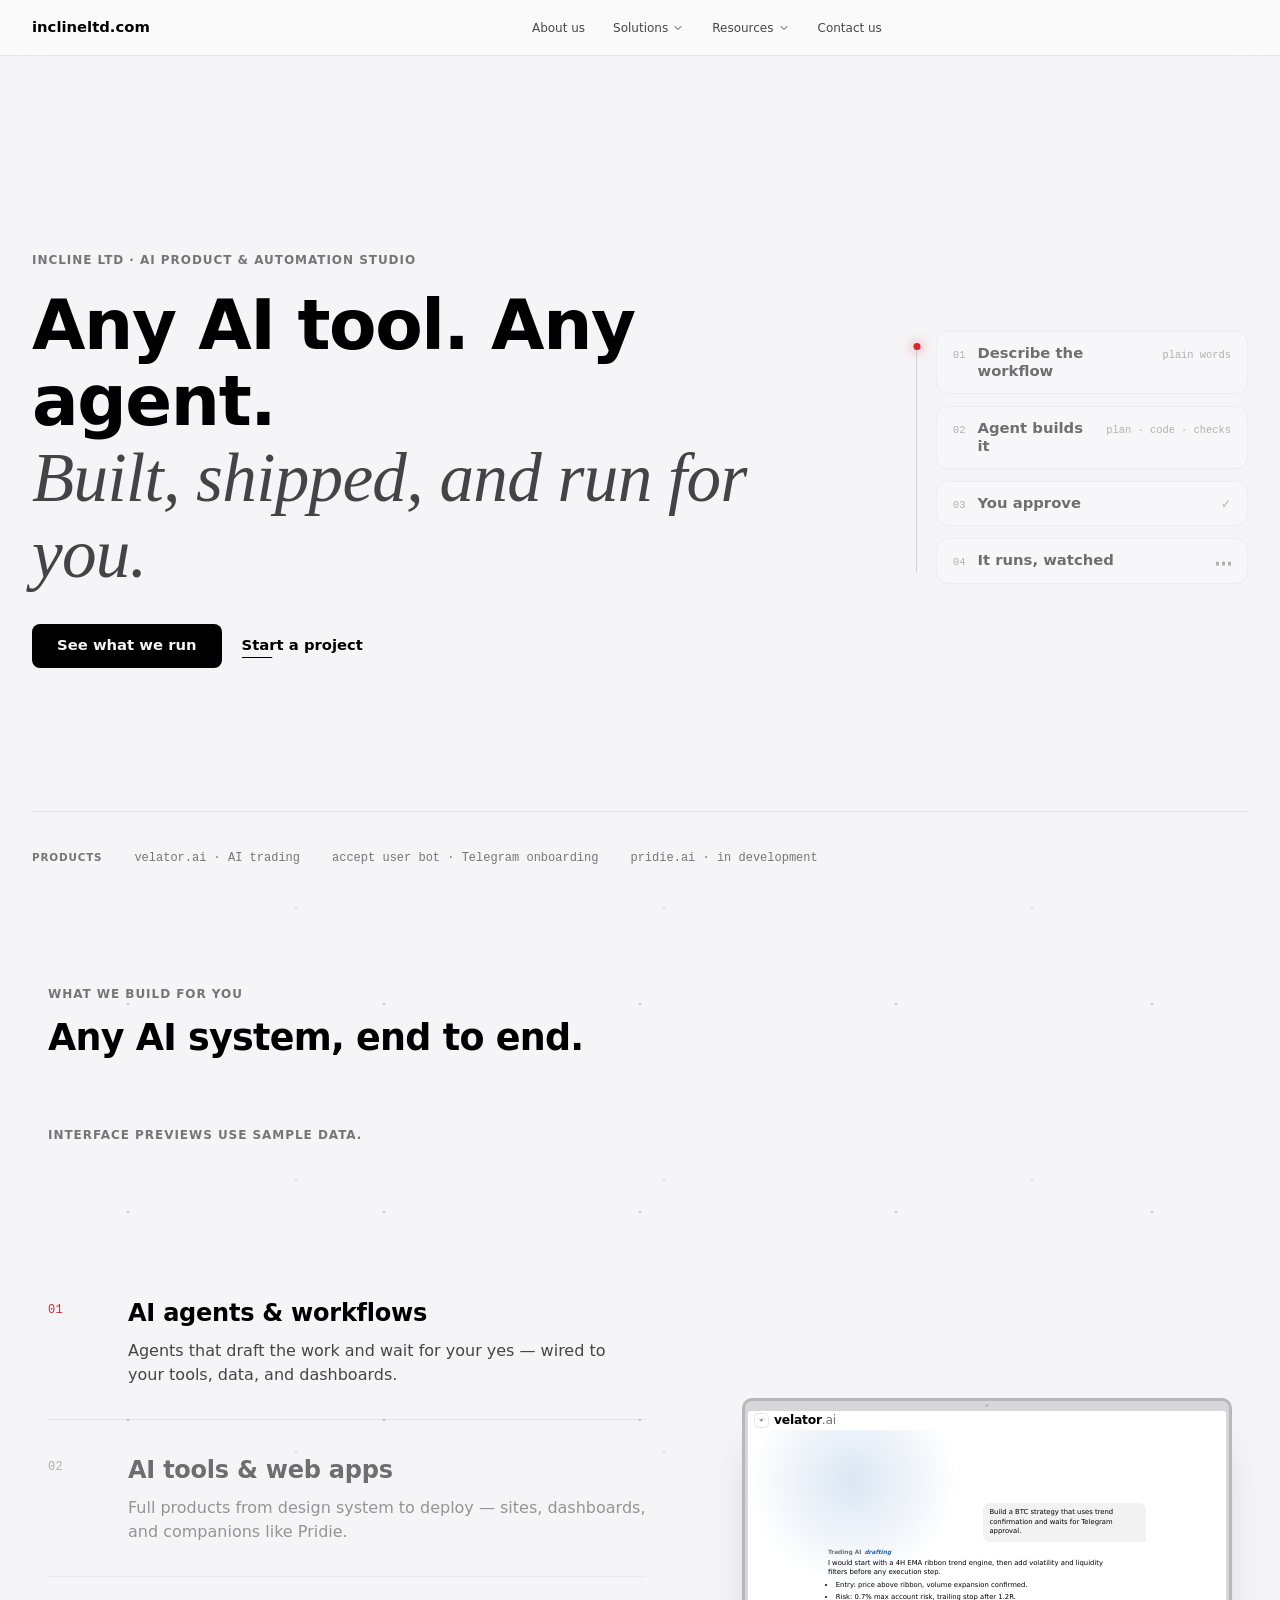
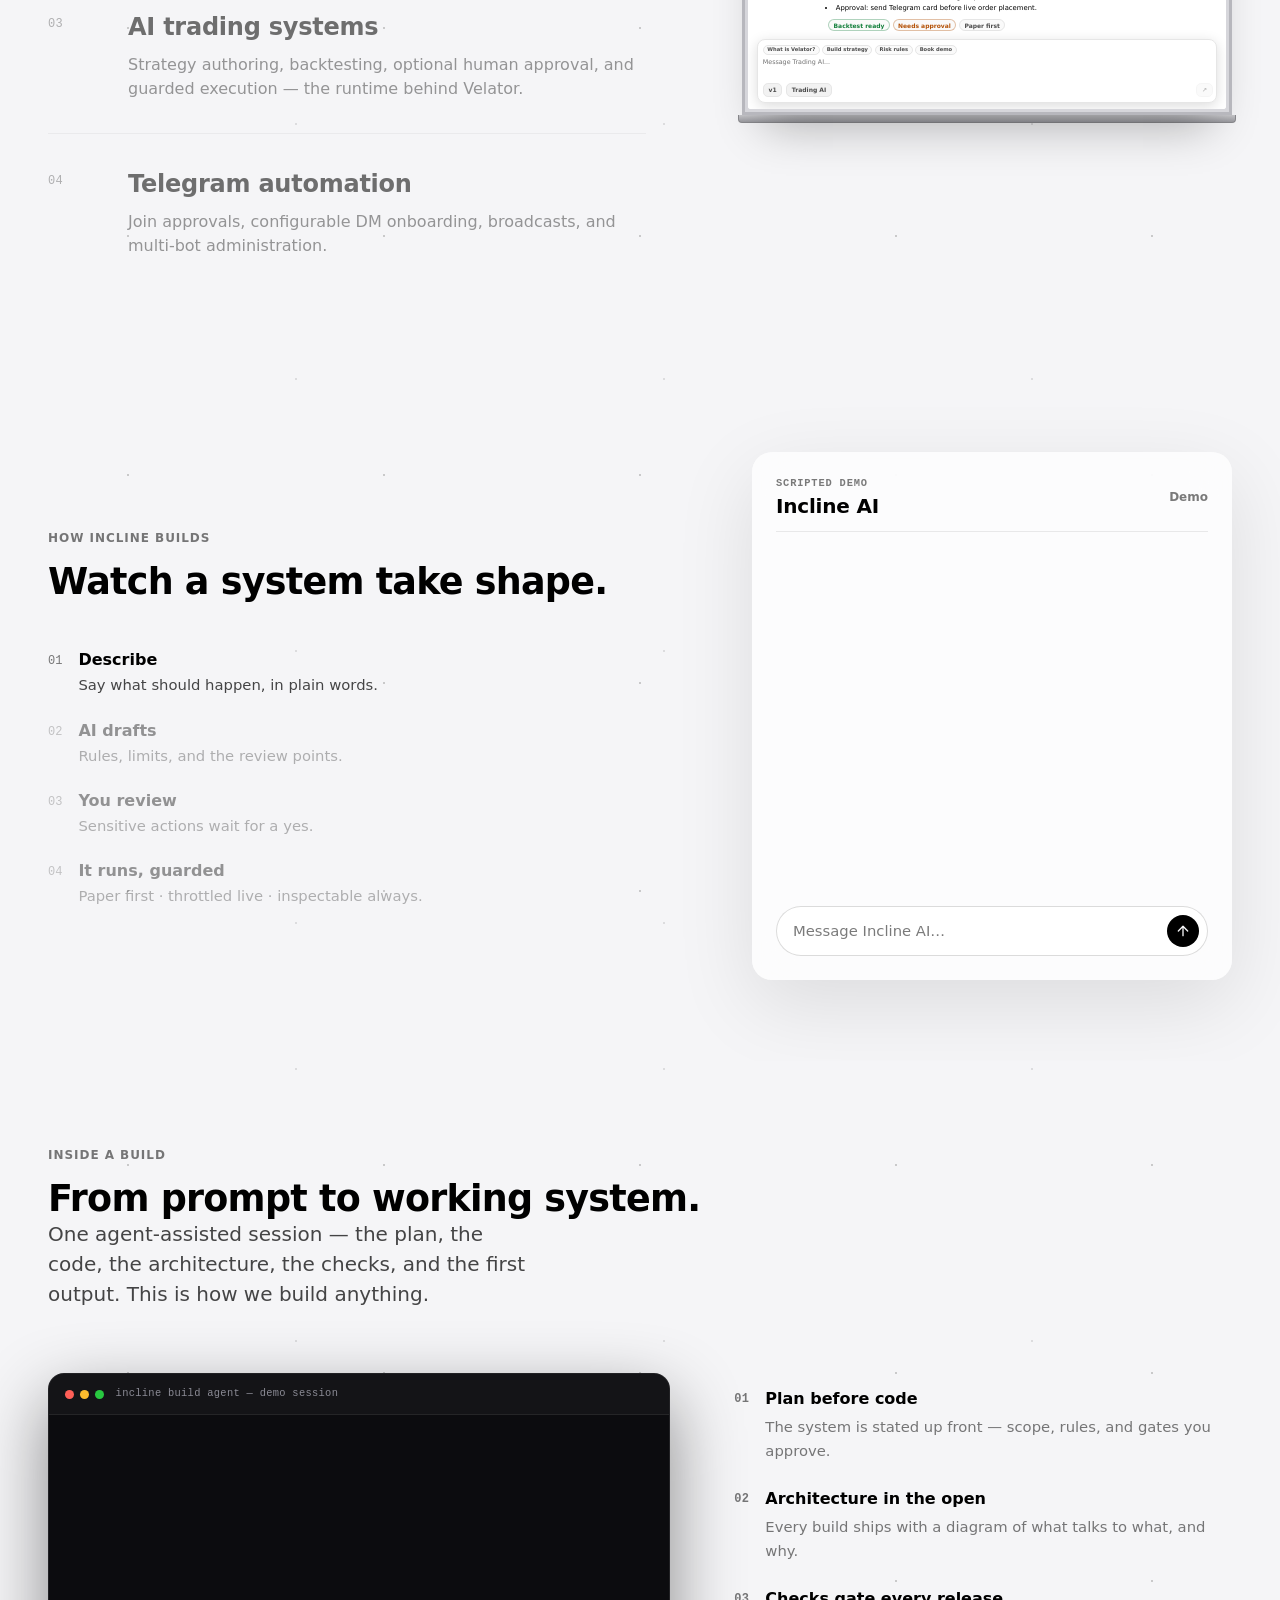
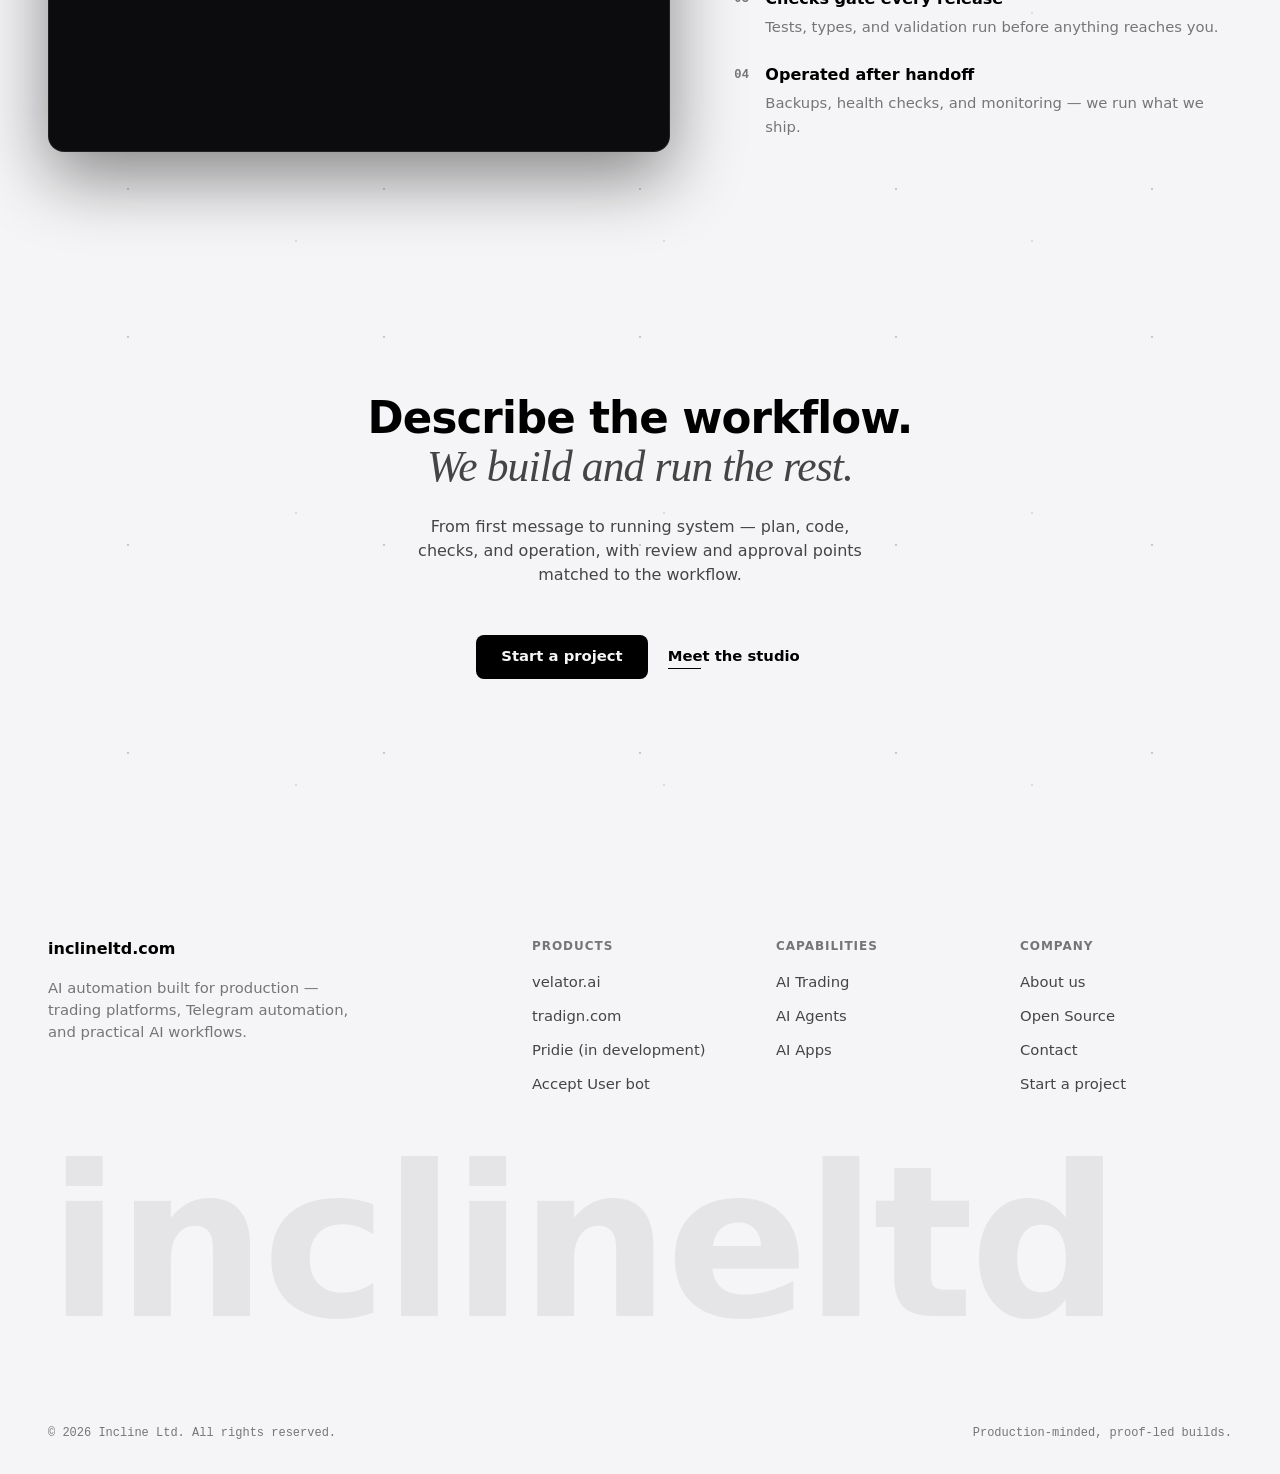
<file: index.html>
<!doctype html>
<html lang="en">
  <head>
    <meta charset="utf-8" />
    <title>inclineltd.com - AI Apps, AI Trading, Agents, Telegram Automation</title>
    <meta name="viewport" content="width=device-width, initial-scale=1" />
    <meta
      name="description"
      content="inclineltd.com designs and builds AI applications for trading, agent workflows, Telegram communities, and custom automation systems."
    />
    <meta name="robots" content="noindex, nofollow" />
    <link rel="canonical" href="https://inclineltd.com/" />
    <meta name="color-scheme" content="light dark" />
    <meta property="og:site_name" content="Incline LTD" />
    <meta property="og:title" content="Incline LTD — AI automation built for production" />
    <meta
      property="og:description"
      content="Incline designs, builds, and operates AI systems — trading platforms, Telegram automation, and practical AI workflows."
    />
    <meta property="og:type" content="website" />
    <meta property="og:url" content="https://inclineltd.com/" />
    <meta property="og:image" content="https://inclineltd.com/_landing/assets/social-card.png" />
    <meta property="og:image:type" content="image/png" />
    <meta property="og:image:width" content="1200" />
    <meta property="og:image:height" content="630" />
    <meta property="og:image:alt" content="Incline LTD AI product and automation studio" />
    <meta name="twitter:card" content="summary_large_image" />
    <meta name="twitter:title" content="Incline LTD — AI automation built for production" />
    <meta
      name="twitter:description"
      content="Incline designs, builds, and operates AI systems — trading platforms, Telegram automation, and practical AI workflows."
    />
    <meta name="twitter:image" content="https://inclineltd.com/_landing/assets/social-card.png" />
    <meta name="twitter:image:alt" content="Incline LTD AI product and automation studio" />
    <meta name="theme-color" content="#060609" media="(prefers-color-scheme: dark)" />
    <meta name="theme-color" content="#f5f5f7" media="(prefers-color-scheme: light)" />
    <script>
      (() => {
        const theme = matchMedia("(prefers-color-scheme: dark)").matches ? "dark" : "light";

        document.documentElement.setAttribute("data-theme", theme);
        document.documentElement.style.colorScheme = theme;
      })();
    </script>
    <link rel="icon" href="./_landing/assets/favicon.ico" sizes="16x16 32x32 48x48" />
    <link rel="icon" href="./_landing/assets/favicon.svg" type="image/svg+xml" sizes="any" />
    <script type="application/ld+json">
      {
        "@context": "https://schema.org",
        "@type": "Organization",
        "@id": "https://inclineltd.com/#organization",
        "name": "Incline LTD",
        "url": "https://inclineltd.com/",
        "logo": "https://inclineltd.com/_landing/assets/favicon.svg",
        "image": "https://inclineltd.com/_landing/assets/social-card.png",
        "description": "A founder-run AI product and automation studio building trading systems, Telegram automation, practical AI workflows, and custom applications.",
        "knowsAbout": [
          "AI automation",
          "AI trading systems",
          "Telegram automation",
          "Web applications"
        ]
      }
    </script>
    <link rel="stylesheet" href="./_landing/styles/tokens.css" />
    <link rel="stylesheet" href="./_landing/styles/reset.css" />
    <link rel="stylesheet" href="./_landing/styles/primitives.css" />
    <link rel="stylesheet" href="./_landing/styles/components.css?v=20260919-restored" />
    <link rel="stylesheet" href="./_landing/styles/product-proof.css" />
    <link rel="stylesheet" href="./_landing/styles/sections.css" />
    <link rel="stylesheet" href="./_landing/styles/pridie-preview.css" />
    <link rel="stylesheet" href="./_landing/styles/accept-user-preview.css" />
    <script src="./_landing/js/site.js?v=20260919-restored" defer></script>
    <script src="./_landing/js/product-previews/pridie.js" defer></script>
    <script src="./_landing/js/product-previews/accept-user.js" defer></script>
    <script src="./_landing/js/route-preview.js" defer></script>
    <script src="./_landing/js/case-sync.js" defer></script>
    <script src="./_landing/js/chat-demo.js?v=20260919-restored" defer></script>
    <script src="./_landing/js/terminal-demo.js?v=20260919-restored" defer></script>
  </head>
  <body>
    <a class="skip-link" href="#main-content">Skip to content</a>
    <header data-site-header></header>

    <section class="site-frame">
      <main id="main-content" class="site-shell__main skip-target" tabindex="-1">
        <section class="hero-section" aria-labelledby="home-hero-title">
          <div class="hero-section__inner container">
            <div class="hero-section__copy">
              <p class="hero-section__eyebrow eyebrow">
                Incline Ltd · AI product &amp; automation studio
              </p>

              <h1 id="home-hero-title" class="hero-section__title">
                Any AI tool. Any agent.
                <em>Built, shipped, and run for you.</em>
              </h1>

              <div class="hero-section__actions cluster" aria-label="Primary actions">
                <a class="hero-section__action button button-inverse" href="./about/index.html#product-proof">
                  See what we run
                </a>
                <a class="hero-section__action text-link" href="https://inclineltd.com/contact/">
                  Start a project
                </a>
              </div>
            </div>

            <div class="hero-pipeline" aria-hidden="true">
              <span class="hero-pipeline__rail"></span>
              <span class="hero-pipeline__pulse"></span>
              <ol class="hero-pipeline__nodes">
                <li class="hero-pipeline__node" style="--i: 0">
                  <span class="hero-pipeline__key">01</span>
                  <span class="hero-pipeline__label">Describe the workflow</span>
                  <span class="hero-pipeline__hint">plain words</span>
                </li>
                <li class="hero-pipeline__node" style="--i: 1">
                  <span class="hero-pipeline__key">02</span>
                  <span class="hero-pipeline__label">Agent builds it</span>
                  <span class="hero-pipeline__hint">plan · code · checks</span>
                </li>
                <li class="hero-pipeline__node hero-pipeline__node--approve" style="--i: 2">
                  <span class="hero-pipeline__key">03</span>
                  <span class="hero-pipeline__label">You approve</span>
                  <span class="hero-pipeline__check">✓</span>
                </li>
                <li class="hero-pipeline__node hero-pipeline__node--run" style="--i: 3">
                  <span class="hero-pipeline__key">04</span>
                  <span class="hero-pipeline__label">It runs, watched</span>
                  <span class="hero-pipeline__bars"><i></i><i></i><i></i></span>
                </li>
              </ol>
            </div>

            <ul class="hero-section__proof" aria-label="Incline products">
              <li class="hero-section__proof-label">Products</li>
              <li><a href="https://velator.ai/" target="_blank" rel="noopener">velator.ai · AI trading</a></li>
              <li><a href="./telegram-automation/index.html">accept user bot · Telegram onboarding</a></li>
              <li><a href="./apps-and-bots/index.html">pridie.ai · in development</a></li>
            </ul>
          </div>
        </section>

        <section class="services starfield" id="what-we-build" aria-labelledby="services-title">
          <div class="services__inner">
            <div class="solutions__heading">
              <p class="eyebrow">What we build for you</p>
              <h2 id="services-title">Any AI system, end to end.</h2>
            </div>
            <p class="eyebrow route-eyebrow">Interface previews use sample data.</p>
            <div class="case case--reverse" data-case-sync>
              <div class="case__copy">
                <ol class="spec-list">
                  <li data-screen="agents" data-reveal="0">
                    <span class="spec-list__index">01</span>
                    <div>
                      <h3><a href="./ai-automation/index.html">AI agents &amp; workflows</a></h3>
                      <p>Agents that draft the work and wait for your yes — wired to your tools, data, and dashboards.</p>
                    </div>
                  </li>
                  <li data-screen="apps" data-reveal="80">
                    <span class="spec-list__index">02</span>
                    <div>
                      <h3><a href="./apps-and-bots/index.html">AI tools &amp; web apps</a></h3>
                      <p>Full products from design system to deploy — sites, dashboards, and companions like Pridie.</p>
                    </div>
                  </li>
                  <li data-screen="trading" data-reveal="160">
                    <span class="spec-list__index">03</span>
                    <div>
                      <h3><a href="./trading-automation/index.html">AI trading systems</a></h3>
                      <p>Strategy authoring, backtesting, optional human approval, and guarded execution — the runtime behind Velator.</p>
                    </div>
                  </li>
                  <li data-screen="telegram" data-reveal="240">
                    <span class="spec-list__index">04</span>
                    <div>
                      <h3><a href="./telegram-automation/index.html">Telegram automation</a></h3>
                      <p>Join approvals, configurable DM onboarding, broadcasts, and multi-bot administration.</p>
                    </div>
                  </li>
                </ol>
              </div>
              <div class="case__device" data-reveal="120">
                <div data-screen-panel="agents"><figure aria-label="Laptop preview of a Velator strategy" class="tp__macbook"><div class="tp__macbook-lid"><div aria-hidden="true" class="tp__macbook-cam"></div><div class="tradign-showcase tp__screen tp__screen--laptop"><header class="app-header app-header--compact"><div class="app-header__left"><button type="button" aria-label="Velator menu" class="sidebar-toggle"><svg viewBox="0 0 100 100" xmlns="http://www.w3.org/2000/svg" aria-hidden="true" class="sidebar-toggle__clock"><polygon points="58,20 55.5,54 42,58 47.5,47" class="sidebar-toggle__hand--hour"></polygon><polygon points="19,31 52,45 57,57 45,52" class="sidebar-toggle__hand--minute"></polygon><line x1="37.5" y1="57.3" x2="86.4" y2="29" class="sidebar-toggle__hand--second"></line><circle cx="50" cy="50" r="3.5" class="sidebar-toggle__pin"></circle></svg></button><a href="https://velator.ai/chat" aria-label="Open velator.ai AI chat" class="brand"><span class="brand__name">velator</span><span class="brand__tld">.ai</span></a></div></header><section aria-label="Trading AI chat preview" class="device-ai-chat"><div class="device-ai-chat__conversation"><div data-chat-thread="" role="log" aria-live="polite" aria-relevant="additions" class="device-ai-chat__thread"><div class="device-ai-chat__message-row device-ai-chat__message-row--user"><div class="device-ai-chat__message device-ai-chat__message--user"><div class="device-ai-chat__content"><p>Build a BTC strategy that uses trend confirmation and waits for Telegram approval.</p></div></div></div><div class="device-ai-chat__message-row device-ai-chat__message-row--assistant"><div class="device-ai-chat__message device-ai-chat__message--assistant"><p class="device-ai-chat__from-row"> Trading AI <span>drafting</span></p><div class="device-ai-chat__content"><p>I would start with a 4H EMA ribbon trend engine, then add volatility and liquidity filters before any execution step.</p><ul><li>Entry: price above ribbon, volume expansion confirmed.</li><li>Risk: 0.7% max account risk, trailing stop after 1.2R.</li><li>Approval: send Telegram card before live order placement.</li></ul></div></div></div><div class="device-ai-chat__insights"><span class="device-ai-chat__insight device-ai-chat__insight--good">Backtest ready</span><span class="device-ai-chat__insight device-ai-chat__insight--warn">Needs approval</span><span class="device-ai-chat__insight">Paper first</span></div></div></div><form class="device-ai-chat__composer"><div aria-label="Demo prompts" class="device-ai-chat__faq"><button type="button"> What is Velator? </button><button type="button"> Build strategy </button><button type="button"> Risk rules </button><button type="button"> Book demo </button></div><textarea aria-label="Message Trading AI" placeholder="Message Trading AI..." rows="2" class="device-ai-chat__input"></textarea><div class="device-ai-chat__toolbar"><span>v1</span><span>Trading AI</span><button type="submit" aria-label="Send demo prompt" disabled=""><span aria-hidden="true">↗</span></button></div></form></section></div></div><figcaption aria-hidden="true" class="tp__macbook-base"></figcaption></figure></div>
                <div data-screen-panel="apps" hidden>
                  <figure class="tp__iphone" aria-label="Mobile preview of Pridie">
                    <div class="tp__iphone-bezel">
                      <div aria-hidden="true" class="tp__iphone-notch"></div>
                      <div class="tradign-showcase tp__screen tp__screen--phone" data-product="pridie">
                        <div class="product-preview-panel product-preview-panel--pridie" data-product-preview="pridie" data-device="phone"></div>
                      </div>
                    </div>
                  </figure>
                </div>
                <div data-screen-panel="trading" hidden><figure aria-label="Mobile preview of Velator pulse" class="tp__iphone"><div class="tp__iphone-bezel"><div aria-hidden="true" class="tp__iphone-notch"></div><div class="tradign-showcase tp__screen tp__screen--phone"><header class="app-header app-header--device app-header--phone-device"><div class="app-header__left"><button type="button" aria-label="Velator menu" class="sidebar-toggle"><svg viewBox="0 0 100 100" xmlns="http://www.w3.org/2000/svg" aria-hidden="true" class="sidebar-toggle__clock"><polygon points="58,20 55.5,54 42,58 47.5,47" class="sidebar-toggle__hand--hour"></polygon><polygon points="19,31 52,45 57,57 45,52" class="sidebar-toggle__hand--minute"></polygon><line x1="37.5" y1="57.3" x2="86.4" y2="29" class="sidebar-toggle__hand--second"></line><circle cx="50" cy="50" r="3.5" class="sidebar-toggle__pin"></circle></svg></button><a href="https://velator.ai/" aria-label="Open velator.ai landing page" class="brand"><span class="brand__name">velator</span><span class="brand__tld">.ai</span></a></div></header><div class="pulse pulse--phone"><div class="pulse__card pulse__card--fg" data-mood="extreme-fear"><span class="pulse__label">Fear &amp; Greed</span><div class="fg fg--compact" data-mood="extreme-fear"><div aria-hidden="true" class="fg__particles"><span class="fg__particle fg__particle--1"></span><span class="fg__particle fg__particle--2"></span><span class="fg__particle fg__particle--3"></span><span class="fg__particle fg__particle--4"></span><span class="fg__particle fg__particle--5"></span><span class="fg__particle fg__particle--6"></span></div><div class="fg__cluster"><div class="fg__bubble fg__bubble--cmp fg__bubble--cmp-0" style="--bubble-scale: 1.0262499999999999; --bubble-color: var(--warning); --bubble-color-rgb: var(--warning-rgb);"><span class="fg__bubble-val">33</span><span class="fg__bubble-lbl">Yest</span></div><div class="fg__bubble fg__bubble--cmp fg__bubble--cmp-1" style="--bubble-scale: 0.9824999999999999; --bubble-color: var(--warning); --bubble-color-rgb: var(--warning-rgb);"><span class="fg__bubble-val">26</span><span class="fg__bubble-lbl">7D</span></div><div class="fg__bubble fg__bubble--cmp fg__bubble--cmp-2" style="--bubble-scale: 0.8637499999999999; --bubble-color: var(--error); --bubble-color-rgb: var(--error-rgb);"><span class="fg__bubble-val">7</span><span class="fg__bubble-lbl">30D</span></div><div class="fg__bubble fg__bubble--main"><div class="fg__pulse-ring"></div><div class="fg__pulse-ring fg__pulse-ring--delay"></div><div class="fg__bubble-core"><span class="fg__main-val">23</span><span class="fg__main-class" style="color: var(--error);">Extreme Fear</span></div></div></div><div class="fg__title"><span class="fg__title-text">Fear &amp; Greed</span><span class="fg__title-sub">Index</span></div></div></div><div class="pulse__card pulse__card--stats"><span class="pulse__label">Illustrative demo</span><div class="pulse__metrics"><div class="pulse__metric"><span class="pulse__metric-val"><span aria-hidden="true" class="pulse__dot"></span> 6 </span><span class="pulse__metric-label">Active</span><span class="pulse__metric-dir"><span class="pulse__up">4L</span><span class="pulse__dn">2S</span></span></div><span class="pulse__sep"></span><div class="pulse__metric"><span class="pulse__metric-val pulse__up">+11.3%</span><span class="pulse__metric-label">Sample P&amp;L</span></div><span class="pulse__sep"></span><div class="pulse__metric"><span class="pulse__metric-val">SOL</span><span class="pulse__metric-label">Last</span><span class="pulse__metric-dir pulse__dn">+2.73%</span></div></div></div><div class="pulse__card pulse__card--news"><div class="pulse__news-head"><span class="pulse__label">Latest News</span><div class="pulse__nav"><button type="button" aria-label="Previous news" class="pulse__nav-btn">‹</button><span class="pulse__nav-cnt">1/3</span><button type="button" aria-label="Next news" class="pulse__nav-btn">›</button></div></div><div class="pulse__news"><div class="pulse__news-row"><span class="pulse__news-dot" data-s="neutral"></span><div class="pulse__news-body"><span class="pulse__news-title">Bitcoin risk narrows while AI filters keep exposure selective</span><span class="pulse__news-desc">Volatility remains elevated, but approval rules are only allowing high-quality trend continuation setups.</span></div></div><div class="pulse__news-footer"><span class="pulse__news-time">1h</span><span class="pulse__news-coin">BTC</span></div></div><div class="pulse__bar-row"><div class="pulse__bar-track"><div class="pulse__bar-fill" style="width: 23%;"></div><div class="pulse__bar-thumb" style="left: 23%;"><div class="pulse__bar-dot"></div></div></div><div class="pulse__bar-labels"><span class="pulse__bar-lbl pulse__bar-lbl--fear">0 — Extreme Fear</span><span class="pulse__bar-badge" data-mood="extreme-fear"> 23 — Extreme Fear </span><span class="pulse__bar-lbl pulse__bar-lbl--greed">Extreme Greed — 100</span></div></div></div></div></div></div></figure></div>
                <div data-screen-panel="telegram" hidden>
                  <figure class="tp__iphone" aria-label="Mobile preview of the Accept User bot">
                    <div class="tp__iphone-bezel">
                      <div aria-hidden="true" class="tp__iphone-notch"></div>
                      <div class="tradign-showcase tp__screen tp__screen--phone" data-product="accept-user">
                        <div class="product-preview-panel product-preview-panel--accept-user" data-product-preview="acceptUser" data-device="phone"></div>
                      </div>
                    </div>
                  </figure>
                </div>
              </div>
            </div>
          </div>
        </section>

        <section class="flow starfield" id="how-incline-builds" aria-labelledby="flow-title">
          <div class="flow__inner">
            <div class="flow__layout">
              <div class="flow__heading">
                <p class="eyebrow">How Incline builds</p>
                <h2 id="flow-title">Watch a system take shape.</h2>
                <ol class="flow__steps">
                  <li class="flow__step flow__step--active" data-build-step="ask">
                    <span class="flow__step-index">01</span>
                    <span class="flow__step-copy">
                      <strong>Describe</strong>
                      <small>Say what should happen, in plain words.</small>
                    </span>
                  </li>
                  <li class="flow__step" data-build-step="draft">
                    <span class="flow__step-index">02</span>
                    <span class="flow__step-copy">
                      <strong>AI drafts</strong>
                      <small>Rules, limits, and the review points.</small>
                    </span>
                  </li>
                  <li class="flow__step" data-build-step="approve">
                    <span class="flow__step-index">03</span>
                    <span class="flow__step-copy">
                      <strong>You review</strong>
                      <small>Sensitive actions wait for a yes.</small>
                    </span>
                  </li>
                  <li class="flow__step" data-build-step="run">
                    <span class="flow__step-index">04</span>
                    <span class="flow__step-copy">
                      <strong>It runs, guarded</strong>
                      <small>Paper first · throttled live · inspectable always.</small>
                    </span>
                  </li>
                </ol>
              </div>

              <div class="flow__stage">
                <p class="visually-hidden">
                  A scripted demo of the Incline AI chat: a request is typed, the AI drafts
                  the system with entry, risk, and review rules, and the proposal is sent
                  for review, with approval required where configured.
                </p>
                <div class="chat-demo" data-chat-demo aria-hidden="true"></div>
              </div>
            </div>
          </div>
        </section>

        <section class="ops starfield" id="operations" aria-labelledby="ops-title">
          <div class="ops__inner">
            <div class="ops__heading">
              <p class="eyebrow">Inside a build</p>
              <h2 id="ops-title">From prompt to working system.</h2>
              <p class="ops__lede">
                One agent-assisted session — the plan, the code, the architecture,
                the checks, and the first output. This is how we build anything.
              </p>
            </div>

            <div class="ops__layout">
              <div>
                <p class="visually-hidden">
                  A scripted build session: a tool is requested in plain words, the
                  agent plans it, project files appear, an architecture diagram is
                  drawn, checks pass, and the first run reports its output.
                </p>
                <div class="ops__terminal" data-terminal-demo aria-hidden="true"></div>
              </div>

              <ul class="ops__board" aria-label="The build loop behind the session">
                <li data-reveal="0">
                  <span class="ops__board-num" aria-hidden="true">01</span>
                  <div>
                    <strong>Plan before code</strong>
                    <span>The system is stated up front — scope, rules, and gates you approve.</span>
                  </div>
                </li>
                <li data-reveal="110">
                  <span class="ops__board-num" aria-hidden="true">02</span>
                  <div>
                    <strong>Architecture in the open</strong>
                    <span>Every build ships with a diagram of what talks to what, and why.</span>
                  </div>
                </li>
                <li data-reveal="220">
                  <span class="ops__board-num" aria-hidden="true">03</span>
                  <div>
                    <strong>Checks gate every release</strong>
                    <span>Tests, types, and validation run before anything reaches you.</span>
                  </div>
                </li>
                <li data-reveal="330">
                  <span class="ops__board-num" aria-hidden="true">04</span>
                  <div>
                    <strong>Operated after handoff</strong>
                    <span>Backups, health checks, and monitoring — we run what we ship.</span>
                  </div>
                </li>
              </ul>
            </div>
          </div>
        </section>

        <section class="cta-band starfield" aria-labelledby="home-cta-title">
          <h2 id="home-cta-title">
            Describe the workflow.
            <em>We build and run the rest.</em>
          </h2>
          <p>From first message to running system — plan, code, checks, and operation, with review and approval points matched to the workflow.</p>
          <div class="cta-band__actions">
            <a class="button button-inverse" href="./contact/index.html">Start a project</a>
            <a class="text-link" href="./about/index.html">Meet the studio</a>
          </div>
        </section>
        <footer class="site-footer" data-site-footer hidden></footer>
      </main>
    </section>
  </body>
</html>
</file>
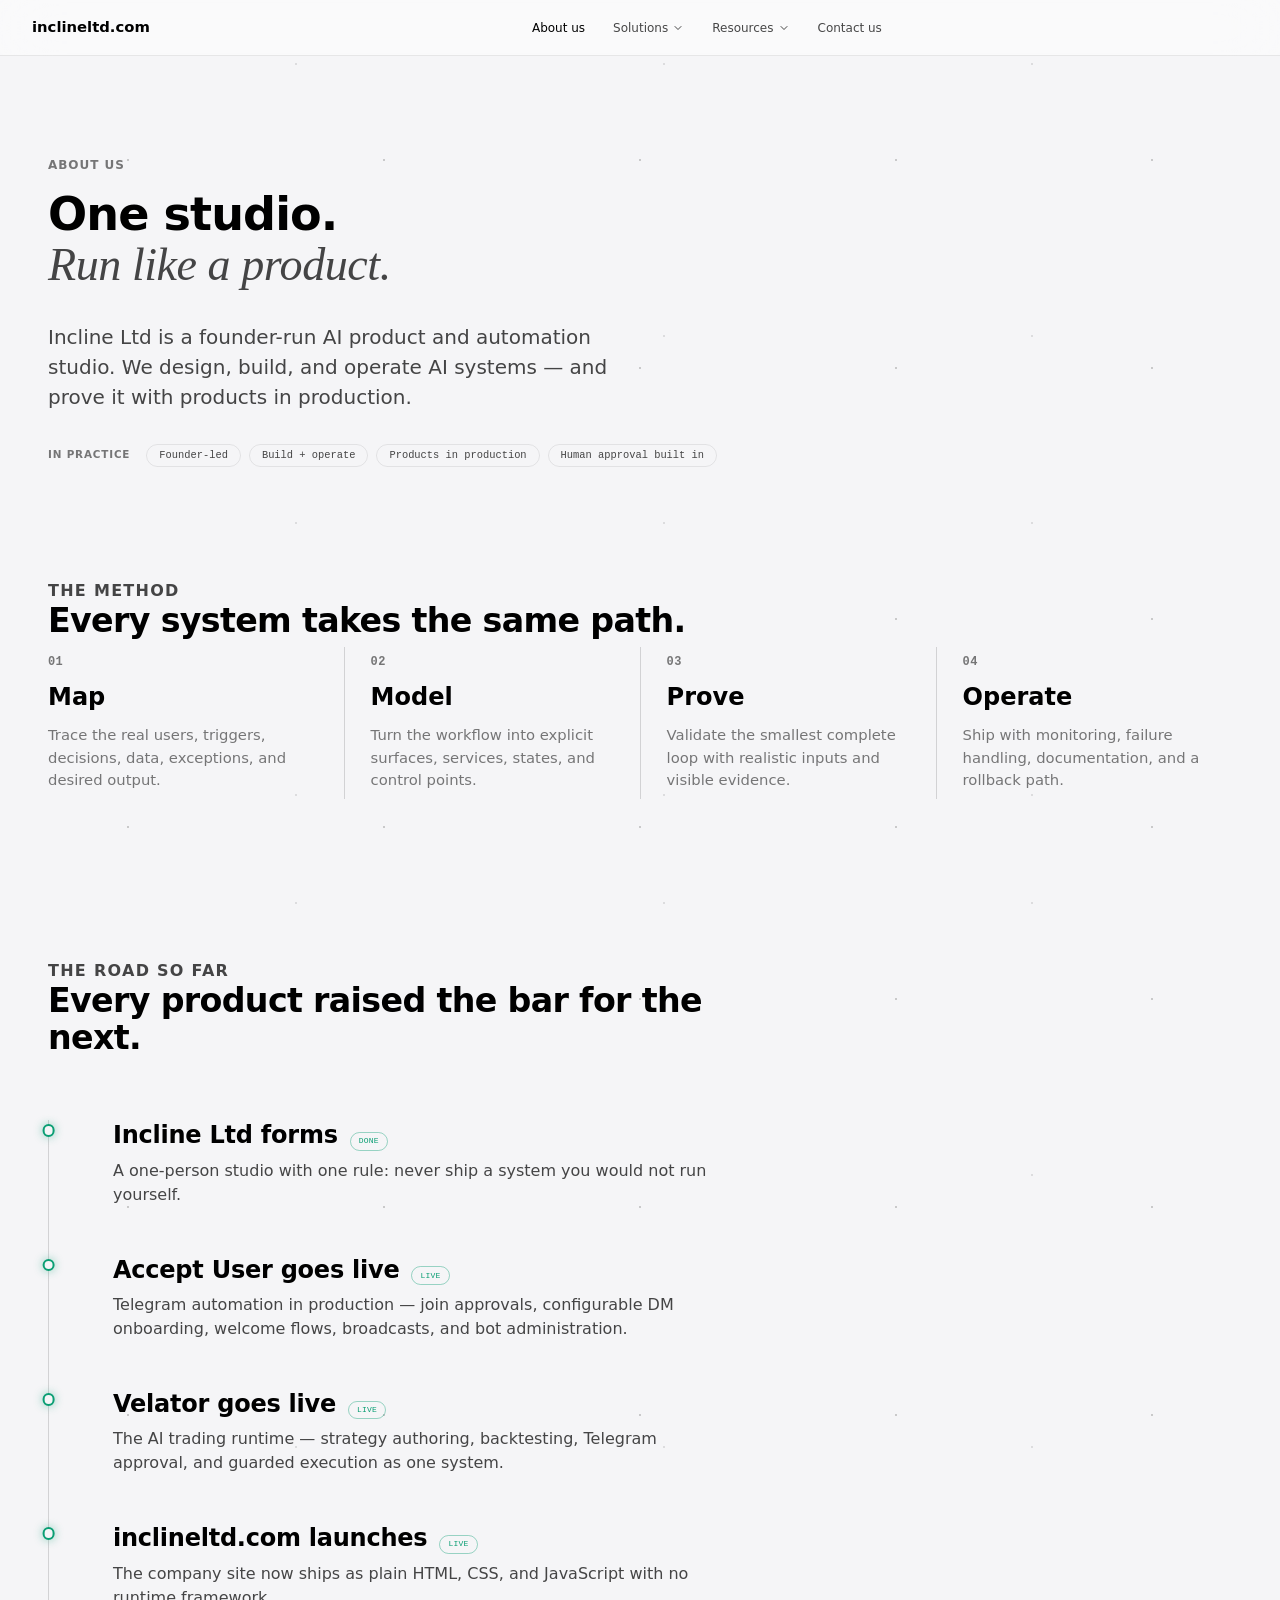
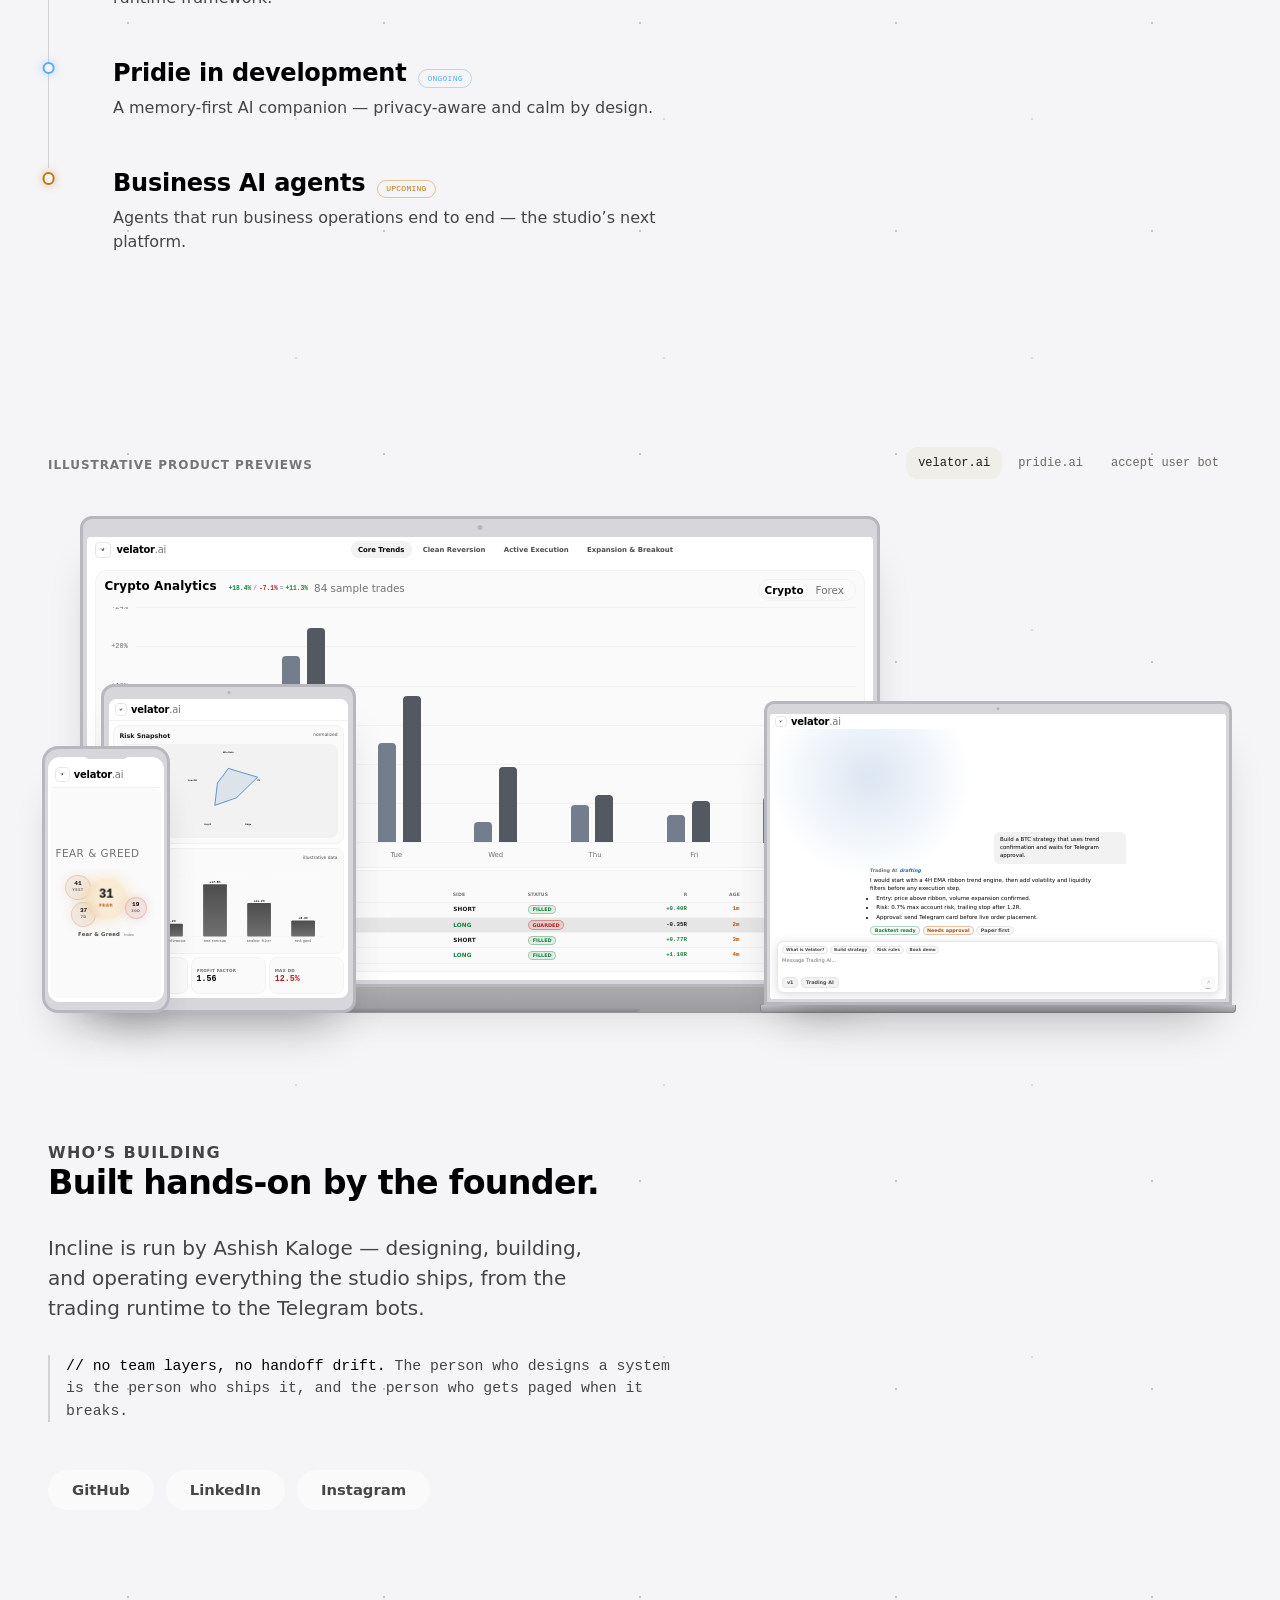
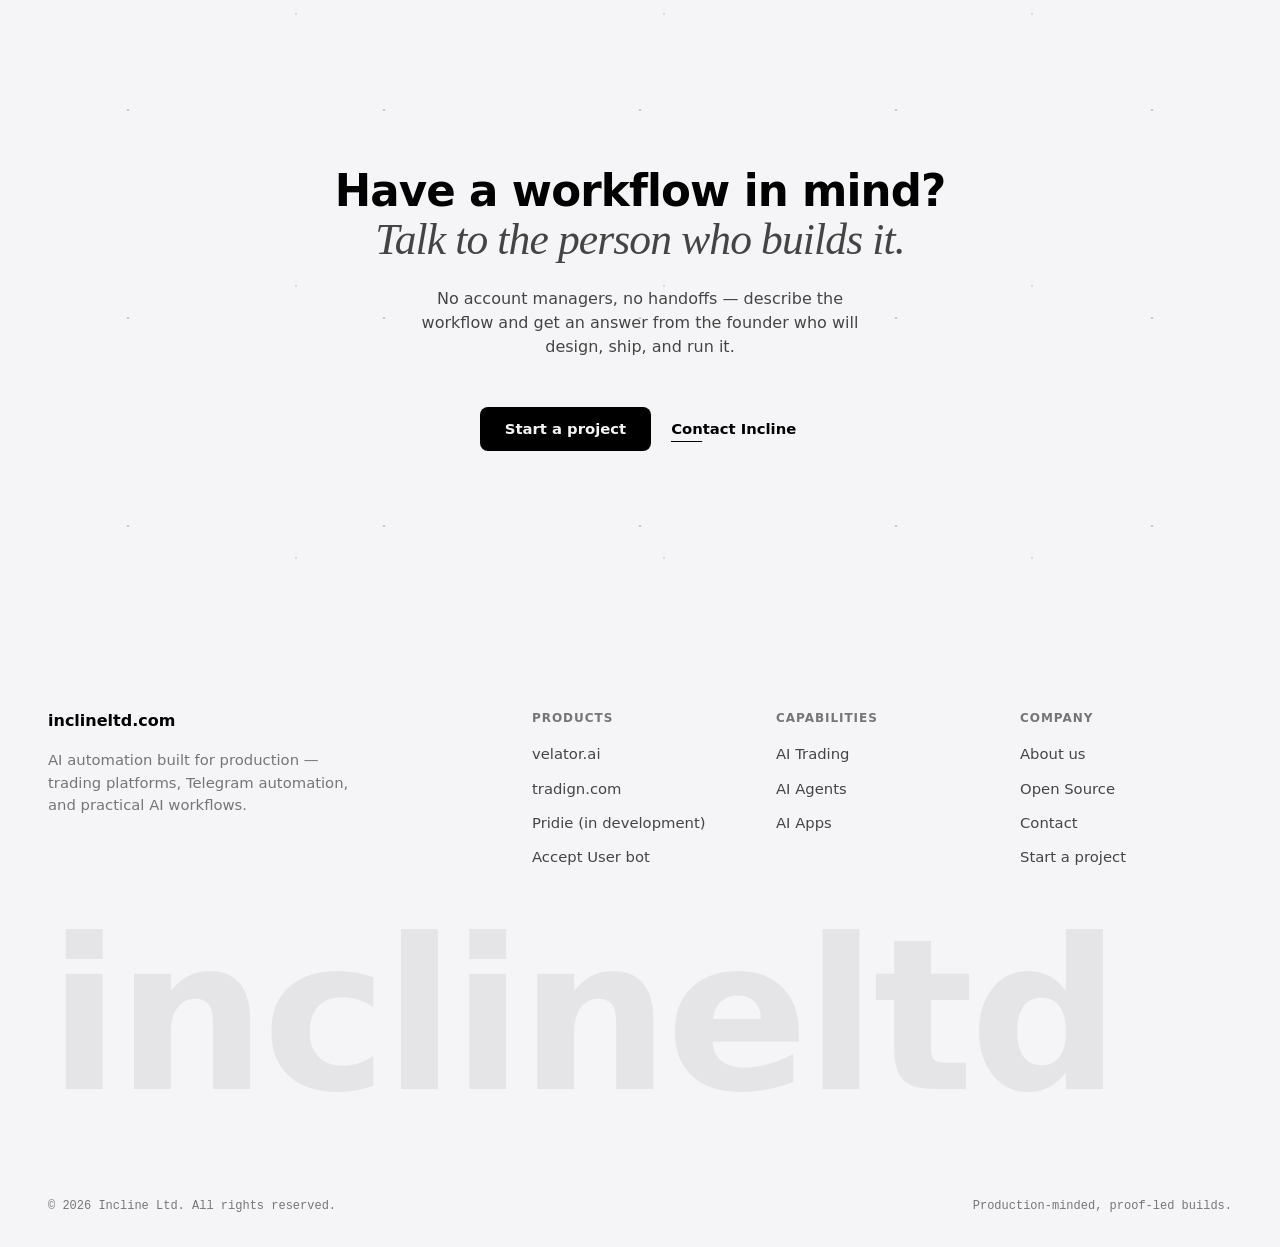
<file: about/index.html>
<!doctype html>
<html lang="en">
  <head>
    <meta charset="utf-8" />
    <title>About Us — inclineltd.com</title>
    <meta name="description" content="Incline Ltd is a founder-run AI product and automation studio — we design, build, and operate AI systems, proven by products in production." />
    <meta name="robots" content="noindex, nofollow" />
    <link rel="canonical" href="https://inclineltd.com/about/" />
    <meta property="og:site_name" content="Incline LTD" />
    <meta property="og:title" content="About Incline LTD" />
    <meta property="og:description" content="Incline is a founder-run AI product and automation studio that designs, builds, and operates practical systems." />
    <meta property="og:type" content="website" />
    <meta property="og:url" content="https://inclineltd.com/about/" />
    <meta property="og:image" content="https://inclineltd.com/_landing/assets/social-card.png" />
    <meta property="og:image:type" content="image/png" />
    <meta property="og:image:width" content="1200" />
    <meta property="og:image:height" content="630" />
    <meta property="og:image:alt" content="Incline LTD AI product and automation studio" />
    <meta name="twitter:card" content="summary_large_image" />
    <meta name="twitter:title" content="About Incline LTD" />
    <meta name="twitter:description" content="A founder-run studio that designs, builds, and operates practical AI systems." />
    <meta name="twitter:image" content="https://inclineltd.com/_landing/assets/social-card.png" />
    <meta name="twitter:image:alt" content="Incline LTD AI product and automation studio" />
    <meta name="viewport" content="width=device-width, initial-scale=1" />
    <meta name="color-scheme" content="light dark" />
    <meta name="theme-color" content="#060609" media="(prefers-color-scheme: dark)" />
    <meta name="theme-color" content="#f5f5f7" media="(prefers-color-scheme: light)" />
    <script>
      (() => {
        const theme = matchMedia("(prefers-color-scheme: dark)").matches ? "dark" : "light";

        document.documentElement.setAttribute("data-theme", theme);
        document.documentElement.style.colorScheme = theme;
      })();
    </script>
    <link rel="icon" href="../_landing/assets/favicon.ico" sizes="16x16 32x32 48x48" />
    <link rel="icon" href="../_landing/assets/favicon.svg" type="image/svg+xml" sizes="any" />
    <link rel="stylesheet" href="../_landing/styles/tokens.css" />
    <link rel="stylesheet" href="../_landing/styles/reset.css" />
    <link rel="stylesheet" href="../_landing/styles/primitives.css" />
    <link rel="stylesheet" href="../_landing/styles/components.css?v=20260919-restored" />
    <link rel="stylesheet" href="../_landing/styles/product-proof.css" />
    <link rel="stylesheet" href="../_landing/styles/product-switcher.css" />
    <link rel="stylesheet" href="../_landing/styles/sections.css" />
    <link rel="stylesheet" href="../_landing/styles/pridie-preview.css" />
    <link rel="stylesheet" href="../_landing/styles/accept-user-preview.css" />
    <script src="../_landing/js/site.js?v=20260919-restored" defer></script>
    <script src="../_landing/js/product-proof.js?v=20260919-restored" defer></script>
    <script src="../_landing/js/product-previews/pridie.js" defer></script>
    <script src="../_landing/js/product-previews/accept-user.js" defer></script>
    <script src="../_landing/js/product-switcher.js?v=20260919-restored" defer></script>
  </head>
  <body>
    <a class="skip-link" href="#main-content">Skip to content</a>
    <header data-site-header></header>

    <section class="site-frame">
      <main id="main-content" class="site-shell__main skip-target" tabindex="-1">
        <section class="page-hero starfield" aria-labelledby="page-title">
          <div class="page-hero__inner">
            <p class="eyebrow">About us</p>
            <h1 id="page-title">
              One studio.
              <em>Run like a product.</em>
            </h1>
            <p class="page-hero__lede">Incline Ltd is a founder-run AI product and automation studio. We design, build, and operate AI systems — and prove it with products in production.</p>
            <p class="page-hero__meta" aria-label="How Incline operates">
              <span class="page-hero__meta-label">In practice</span>
              <span>Founder-led</span>
              <span>Build + operate</span>
              <span>Products in production</span>
              <span>Human approval built in</span>
            </p>
          </div>
        </section>

        <section class="page-section starfield" aria-labelledby="method-title">
          <div class="page-section__inner">
            <div class="route-lead" data-reveal="0">
              <p class="eyebrow route-eyebrow">The method</p>
              <h2 id="method-title">Every system takes the same path.</h2>
            </div>
            <ol class="work__grid work__grid--route">
              <li data-reveal="0">
                <span class="work__index">01</span>
                <h3>Map</h3>
                <p>
                  Trace the real users, triggers, decisions, data, exceptions, and desired
                  output.
                </p>
              </li>
              <li data-reveal="110">
                <span class="work__index">02</span>
                <h3>Model</h3>
                <p>
                  Turn the workflow into explicit surfaces, services, states, and control
                  points.
                </p>
              </li>
              <li data-reveal="220">
                <span class="work__index">03</span>
                <h3>Prove</h3>
                <p>
                  Validate the smallest complete loop with realistic inputs and visible
                  evidence.
                </p>
              </li>
              <li data-reveal="330">
                <span class="work__index">04</span>
                <h3>Operate</h3>
                <p>
                  Ship with monitoring, failure handling, documentation, and a rollback path.
                </p>
              </li>
            </ol>
          </div>
        </section>

        <section class="page-section starfield" aria-labelledby="journey-title">
          <div class="page-section__inner">
            <div class="route-lead" data-reveal="0">
              <p class="eyebrow route-eyebrow">The road so far</p>
              <h2 id="journey-title">Every product raised the bar for the next.</h2>
            </div>
            <ol class="timeline">
              <li data-state="done" data-reveal="0">
                <div class="timeline__head">
                  <h3>Incline Ltd forms</h3>
                  <span class="status-list__pill status-list__pill--done">Done</span>
                </div>
                <p>A one-person studio with one rule: never ship a system you would not run yourself.</p>
              </li>
              <li data-state="done" data-reveal="80">
                <div class="timeline__head">
                  <h3>Accept User goes live</h3>
                  <span class="status-list__pill status-list__pill--done">Live</span>
                </div>
                <p>Telegram automation in production — join approvals, configurable DM onboarding, welcome flows, broadcasts, and bot administration.</p>
              </li>
              <li data-state="done" data-reveal="160">
                <div class="timeline__head">
                  <h3>Velator goes live</h3>
                  <span class="status-list__pill status-list__pill--done">Live</span>
                </div>
                <p>The AI trading runtime — strategy authoring, backtesting, Telegram approval, and guarded execution as one system.</p>
              </li>
              <li data-state="done" data-reveal="240">
                <div class="timeline__head">
                  <h3>inclineltd.com launches</h3>
                  <span class="status-list__pill status-list__pill--done">Live</span>
                </div>
                <p>The company site now ships as plain HTML, CSS, and JavaScript with no runtime framework.</p>
              </li>
              <li data-state="ongoing" data-reveal="320">
                <div class="timeline__head">
                  <h3>Pridie in development</h3>
                  <span class="status-list__pill status-list__pill--ongoing">Ongoing</span>
                </div>
                <p>A memory-first AI companion — privacy-aware and calm by design.</p>
              </li>
              <li data-state="upcoming" data-reveal="400">
                <div class="timeline__head">
                  <h3>Business AI agents</h3>
                  <span class="status-list__pill status-list__pill--upcoming">Upcoming</span>
                </div>
                <p>Agents that run business operations end to end — the studio&rsquo;s next platform.</p>
              </li>
            </ol>
          </div>
        </section>

        <section aria-label="Product previews" class="tp starfield" id="product-proof"><div class="tp__inner"><div class="tp__head"><p class="tp__eyebrow eyebrow"><span class="tp__eyebrow-text">Illustrative product previews</span></p></div><div class="tp__showcase"><figure aria-label="Desktop preview of velator.ai" class="tp__imac"><div class="tp__imac-bezel"><div aria-hidden="true" class="tp__imac-cam"></div><div class="tradign-showcase tp__screen tp__screen--desktop"><header class="app-header"><div class="app-header__left"><button type="button" aria-label="Velator menu" class="sidebar-toggle"><svg viewBox="0 0 100 100" xmlns="http://www.w3.org/2000/svg" aria-hidden="true" class="sidebar-toggle__clock"><polygon points="58,20 55.5,54 42,58 47.5,47" class="sidebar-toggle__hand--hour"></polygon><polygon points="19,31 52,45 57,57 45,52" class="sidebar-toggle__hand--minute"></polygon><line x1="37.5" y1="57.3" x2="86.4" y2="29" class="sidebar-toggle__hand--second"></line><circle cx="50" cy="50" r="3.5" class="sidebar-toggle__pin"></circle></svg></button><a href="https://velator.ai/" aria-label="Open velator.ai landing page" class="brand"><span class="brand__name">velator</span><span class="brand__tld">.ai</span></a></div><nav aria-label="Strategy sets" class="app-header__nav"><ul class="strategies-nav"><li class="strategies-nav__item strategies-nav__item--active-root"><button type="button" class="strategies-nav__link"> Core Trends </button><button type="button" aria-label="Open strategy set" class="strategies-nav__toggle"><span aria-hidden="true">⌄</span></button></li><li class="strategies-nav__item"><button type="button" class="strategies-nav__link"> Clean Reversion </button><button type="button" aria-label="Open strategy set" class="strategies-nav__toggle"><span aria-hidden="true">⌄</span></button></li><li class="strategies-nav__item"><button type="button" class="strategies-nav__link"> Active Execution </button><button type="button" aria-label="Open strategy set" class="strategies-nav__toggle"><span aria-hidden="true">⌄</span></button></li><li class="strategies-nav__item"><button type="button" class="strategies-nav__link"> Expansion &amp; Breakout </button><button type="button" aria-label="Open strategy set" class="strategies-nav__toggle"><span aria-hidden="true">⌄</span></button></li></ul></nav></header><div class="app-layout__body tradign-shell"><div class="app-layout__sidebar app-layout__sidebar--open"><nav aria-label="Strategy overview navigation" class="sidebar main-sidebar"><div aria-label="Surface selector" class="main-sidebar__surface-switch"><div class="main-sidebar__market-switch"><div role="group" aria-label="Select market" class="seg-switch"><button type="button" class="seg-switch__btn seg-switch__btn--active"> Crypto </button><button type="button" class="seg-switch__btn"> Forex </button></div></div></div><div class="sidebar__card"><div class="sidebar__card-header"><span class="sidebar__card-title">Overview</span></div><div class="main-sidebar__links"><button type="button" class="main-sidebar__link main-sidebar__link--active">All Strategies</button><button type="button" class="main-sidebar__link main-sidebar__link--active"> Core Trends </button><button type="button" class="main-sidebar__link"> Clean Reversion </button><button type="button" class="main-sidebar__link"> Active Execution </button><button type="button" class="main-sidebar__link"> Expansion &amp; Breakout </button></div></div><div class="sidebar__card"><div class="sidebar__card-header"><div class="main-sidebar__header-info"><span class="sidebar__card-title">Core Trends</span><span class="main-sidebar__meta">4 strategies</span></div><span class="main-sidebar__jump">Open</span></div><div class="main-sidebar__strategy-list"><button type="button" class="main-sidebar__strategy"> 4H EMA Ribbon Trend </button><button type="button" class="main-sidebar__strategy main-sidebar__strategy--active"> 1D EMA Cross </button><button type="button" class="main-sidebar__strategy"> 1D Triple MA </button><button type="button" class="main-sidebar__strategy"> 1D Parabolic SAR </button></div></div></nav></div><div class="app-layout__overview"><div id="top" class="main-overview"><section class="main-overview__pulse-section"><div class="pulse"><div class="pulse__card pulse__card--fg" data-mood="extreme-fear"><span class="pulse__label">Fear &amp; Greed</span><div class="fg" data-mood="extreme-fear"><div aria-hidden="true" class="fg__particles"><span class="fg__particle fg__particle--1"></span><span class="fg__particle fg__particle--2"></span><span class="fg__particle fg__particle--3"></span><span class="fg__particle fg__particle--4"></span><span class="fg__particle fg__particle--5"></span><span class="fg__particle fg__particle--6"></span></div><div class="fg__cluster"><div class="fg__bubble fg__bubble--cmp fg__bubble--cmp-0" style="--bubble-scale: 1.0262499999999999; --bubble-color: var(--warning); --bubble-color-rgb: var(--warning-rgb);"><span class="fg__bubble-val">33</span><span class="fg__bubble-lbl">Yest</span></div><div class="fg__bubble fg__bubble--cmp fg__bubble--cmp-1" style="--bubble-scale: 0.9824999999999999; --bubble-color: var(--warning); --bubble-color-rgb: var(--warning-rgb);"><span class="fg__bubble-val">26</span><span class="fg__bubble-lbl">7D</span></div><div class="fg__bubble fg__bubble--cmp fg__bubble--cmp-2" style="--bubble-scale: 0.8637499999999999; --bubble-color: var(--error); --bubble-color-rgb: var(--error-rgb);"><span class="fg__bubble-val">7</span><span class="fg__bubble-lbl">30D</span></div><div class="fg__bubble fg__bubble--main"><div class="fg__pulse-ring"></div><div class="fg__pulse-ring fg__pulse-ring--delay"></div><div class="fg__bubble-core"><span class="fg__main-val">23</span><span class="fg__main-class" style="color: var(--error);">Extreme Fear</span></div></div></div><div class="fg__title"><span class="fg__title-text">Fear &amp; Greed</span><span class="fg__title-sub">Index</span></div></div></div><div class="pulse__card pulse__card--stats"><span class="pulse__label">Illustrative demo</span><div class="pulse__metrics"><div class="pulse__metric"><span class="pulse__metric-val"><span aria-hidden="true" class="pulse__dot"></span> 6 </span><span class="pulse__metric-label">Active</span><span class="pulse__metric-dir"><span class="pulse__up">4L</span><span class="pulse__dn">2S</span></span></div><span class="pulse__sep"></span><div class="pulse__metric"><span class="pulse__metric-val pulse__up">+11.3%</span><span class="pulse__metric-label">Sample P&amp;L</span></div><span class="pulse__sep"></span><div class="pulse__metric"><span class="pulse__metric-val">SOL</span><span class="pulse__metric-label">Last</span><span class="pulse__metric-dir pulse__dn">+2.73%</span></div></div></div><div class="pulse__card pulse__card--news"><div class="pulse__news-head"><span class="pulse__label">Latest News</span><div class="pulse__nav"><button type="button" aria-label="Previous news" class="pulse__nav-btn nav-icon-btn">‹</button><span class="pulse__nav-cnt">1/3</span><button type="button" aria-label="Next news" class="pulse__nav-btn nav-icon-btn">›</button></div></div><div class="pulse__news"><div class="pulse__news-row"><span class="pulse__news-dot" data-s="neutral"></span><div class="pulse__news-body"><span class="pulse__news-title">Bitcoin risk narrows while AI filters keep exposure selective</span><span class="pulse__news-desc">Volatility remains elevated, but approval rules are only allowing high-quality trend continuation setups.</span></div></div><div class="pulse__news-footer"><span class="pulse__news-time">1h</span><span class="pulse__news-coin">BTC</span></div></div><div class="pulse__bar-row"><div class="pulse__bar-track"><div class="pulse__bar-fill" style="width: 23%;"></div><div class="pulse__bar-thumb" style="left: 23%;"><div class="pulse__bar-dot"></div></div></div><div class="pulse__bar-labels"><span class="pulse__bar-lbl pulse__bar-lbl--fear">0 - Extreme Fear</span><span class="pulse__bar-badge" data-mood="extreme-fear"> 23 - Extreme Fear </span><span class="pulse__bar-lbl pulse__bar-lbl--greed">Extreme Greed - 100</span></div></div></div></div></section><section class="main-overview__chart-section"><div class="main-overview__chart-card"><div class="main-overview__chart-header"><div class="main-overview__chart-title-group"><div class="main-overview__chart-title-row"><h1 class="main-overview__chart-title"> Crypto Analytics </h1><div class="main-overview__chart-stats"><span class="main-overview__stat main-overview__stat--positive">+18.4%</span><span class="main-overview__stat-sep">/</span><span class="main-overview__stat main-overview__stat--negative">-7.1%</span><span class="main-overview__stat-sep">=</span><span class="main-overview__stat main-overview__stat--net main-overview__stat--positive">+11.3%</span><span class="main-overview__scope-pill">Illustrative</span><span class="main-overview__stat main-overview__stat--count">84 sample trades</span><span class="main-overview__sync-pill main-overview__sync-pill--healthy"><span aria-hidden="true" class="main-overview__sync-dot"></span> Live </span></div></div><div class="main-overview__chart-meta"><span class="main-overview__chart-subtitle">Illustrative interface data, not verified performance</span><span class="main-overview__chart-updated">Demo values only</span></div><nav aria-label="Explore strategy sets" class="main-overview__category-links"><button type="button" class="main-overview__category-link main-overview__category-link--active"> Core Trends </button><button type="button" class="main-overview__category-link"> Clean Reversion </button><button type="button" class="main-overview__category-link"> Active Execution </button><button type="button" class="main-overview__category-link"> Expansion &amp; Breakout </button></nav></div><div class="main-overview__chart-controls"><div role="group" aria-label="Select market" class="seg-switch seg-switch--market"><button type="button" class="seg-switch__btn seg-switch__btn--active"> Crypto </button><button type="button" class="seg-switch__btn"> Forex </button></div><div role="group" aria-label="Chart period" class="seg-switch"><button type="button" class="seg-switch__btn"> Weekly </button><button type="button" class="seg-switch__btn seg-switch__btn--active"> Monthly </button><button type="button" class="seg-switch__btn"> Yearly </button></div><div class="main-overview__chart-legend"><div class="main-overview__legend-item"><span class="main-overview__legend-dot main-overview__legend-dot--profit"></span><span class="main-overview__legend-label">Profit</span></div><div class="main-overview__legend-item"><span class="main-overview__legend-dot main-overview__legend-dot--loss"></span><span class="main-overview__legend-label">Loss</span></div></div></div></div><div class="main-overview__chart-frame"><div class="main-overview__chart-scroll"><div class="grp-chart"><div class="grp-chart__y-axis"><span class="grp-chart__y-label" style="top: 0;">500%</span><span class="grp-chart__y-label" style="top: 16.66%;">416.7%</span><span class="grp-chart__y-label" style="top: 33.33%;">333.3%</span><span class="grp-chart__y-label" style="top: 50%;">250%</span><span class="grp-chart__y-label" style="top: 66.66%;">166.7%</span><span class="grp-chart__y-label" style="top: 83.33%;">83.3%</span><span class="grp-chart__y-label" style="top: 100%;">0%</span></div><div class="grp-chart__grid-area"><div class="grp-chart__grid-line" style="top: 0%;"></div><div class="grp-chart__grid-line" style="top: 16.66%;"></div><div class="grp-chart__grid-line" style="top: 33.33%;"></div><div class="grp-chart__grid-line" style="top: 50%;"></div><div class="grp-chart__grid-line" style="top: 66.66%;"></div><div class="grp-chart__grid-line" style="top: 83.33%;"></div><div class="grp-chart__grid-line" style="top: 100%;"></div><div class="grp-chart__groups"><div class="grp-chart__column"><div class="grp-chart__bar grp-chart__bar--profit" style="height: 54.3819%;"><div class="grp-chart__segment"></div></div><div class="grp-chart__bar grp-chart__bar--loss" style="height: 67.0633%;"><div class="grp-chart__segment"></div></div></div><div class="grp-chart__column"><div class="grp-chart__bar grp-chart__bar--profit" style="height: 79.7677%;"><div class="grp-chart__segment"></div></div><div class="grp-chart__bar grp-chart__bar--loss" style="height: 93.8565%;"><div class="grp-chart__segment"></div></div></div><div class="grp-chart__column"><div class="grp-chart__bar grp-chart__bar--profit" style="height: 42.4955%;"><div class="grp-chart__segment"></div></div><div class="grp-chart__bar grp-chart__bar--loss" style="height: 66.1952%;"><div class="grp-chart__segment"></div></div></div><div class="grp-chart__column"><div class="grp-chart__bar grp-chart__bar--profit" style="height: 9.03886%;"><div class="grp-chart__segment"></div></div><div class="grp-chart__bar grp-chart__bar--loss" style="height: 35.9964%;"><div class="grp-chart__segment"></div></div></div><div class="grp-chart__column"><div class="grp-chart__bar grp-chart__bar--profit" style="height: 15.94%;"><div class="grp-chart__segment"></div></div><div class="grp-chart__bar grp-chart__bar--loss" style="height: 23.3088%;"><div class="grp-chart__segment"></div></div></div><div class="grp-chart__column"><div class="grp-chart__bar grp-chart__bar--profit" style="height: 11.6079%;"><div class="grp-chart__segment"></div></div><div class="grp-chart__bar grp-chart__bar--loss" style="height: 19.3008%;"><div class="grp-chart__segment"></div></div></div><div class="grp-chart__column"><div class="grp-chart__bar grp-chart__bar--profit" style="height: 19.1663%;"><div class="grp-chart__segment"></div></div><div class="grp-chart__bar grp-chart__bar--loss" style="height: 15.2192%;"><div class="grp-chart__segment"></div></div></div></div></div></div><div class="grp-chart__x-axis"><div class="grp-chart__x-pad"></div><div class="grp-chart__x-labels"><span class="grp-chart__x-label">Sun</span><span class="grp-chart__x-label">Mon</span><span class="grp-chart__x-label">Tue</span><span class="grp-chart__x-label">Wed</span><span class="grp-chart__x-label">Thu</span><span class="grp-chart__x-label">Fri</span><span class="grp-chart__x-label">Sat</span></div></div></div></div></div></section><section class="main-overview__desktop-trades"><div class="main-overview__trades-card"><h2 class="main-overview__card-title">Sample Trades</h2><div class="trades-table"><table class="trades-table__table"><thead class="trades-table__head"><tr><th scope="col" class="trades-table__th trades-table__th--id">Id</th><th scope="col" class="trades-table__th trades-table__th--coin">Coin</th><th scope="col" class="trades-table__th trades-table__th--strategy">Strategy</th><th scope="col" class="trades-table__th trades-table__th--dir">Side</th><th scope="col" class="trades-table__th trades-table__th--status">Status</th><th scope="col" class="trades-table__th trades-table__th--r">R</th><th scope="col" class="trades-table__th trades-table__th--time">Age</th><th scope="col" class="trades-table__th trades-table__th--pnl">P&amp;L</th></tr></thead><tbody><tr tabindex="0" class="trades-table__row"><td class="trades-table__td trades-table__td--id">T-1024</td><td class="trades-table__td trades-table__td--coin">SOL</td><td class="trades-table__td trades-table__td--strategy">4H EMA Ribbon Trend</td><td class="trades-table__td trades-table__td--dir trades-table__td--negative">Short</td><td class="trades-table__td trades-table__td--status"><span class="trade-status trade-status--filled"> Filled </span></td><td class="trades-table__td trades-table__td--r trades-table__td--positive">+0.40R</td><td class="trades-table__td trades-table__td--time">1m</td><td class="trades-table__td trades-table__td--pnl trades-table__td--positive">+1.13%</td></tr><tr tabindex="0" class="trades-table__row trades-table__row--active"><td class="trades-table__td trades-table__td--id">T-1025</td><td class="trades-table__td trades-table__td--coin">ARB</td><td class="trades-table__td trades-table__td--strategy">1D EMA Cross</td><td class="trades-table__td trades-table__td--dir trades-table__td--positive">Long</td><td class="trades-table__td trades-table__td--status"><span class="trade-status trade-status--guarded"> Guarded </span></td><td class="trades-table__td trades-table__td--r trades-table__td--negative">-0.35R</td><td class="trades-table__td trades-table__td--time">2m</td><td class="trades-table__td trades-table__td--pnl trades-table__td--negative">-0.98%</td></tr><tr tabindex="0" class="trades-table__row"><td class="trades-table__td trades-table__td--id">T-1026</td><td class="trades-table__td trades-table__td--coin">BTC</td><td class="trades-table__td trades-table__td--strategy">1D Triple MA</td><td class="trades-table__td trades-table__td--dir trades-table__td--negative">Short</td><td class="trades-table__td trades-table__td--status"><span class="trade-status trade-status--filled"> Filled </span></td><td class="trades-table__td trades-table__td--r trades-table__td--positive">+0.77R</td><td class="trades-table__td trades-table__td--time">3m</td><td class="trades-table__td trades-table__td--pnl trades-table__td--positive">+2.16%</td></tr><tr tabindex="0" class="trades-table__row"><td class="trades-table__td trades-table__td--id">T-1027</td><td class="trades-table__td trades-table__td--coin">ETH</td><td class="trades-table__td trades-table__td--strategy">1D Parabolic SAR</td><td class="trades-table__td trades-table__td--dir trades-table__td--positive">Long</td><td class="trades-table__td trades-table__td--status"><span class="trade-status trade-status--filled"> Filled </span></td><td class="trades-table__td trades-table__td--r trades-table__td--positive">+1.10R</td><td class="trades-table__td trades-table__td--time">4m</td><td class="trades-table__td trades-table__td--pnl trades-table__td--positive">+3.07%</td></tr></tbody></table></div></div></section><section class="summary__content"><div class="summary__content-left"><div class="card summary-card summary-card--risk"><div class="card__header"><h3 class="card__title">Risk Snapshot</h3><span class="card__hint">normalized view</span></div><div class="risk-visual"><svg viewBox="0 0 220 215" role="img" aria-label="Risk Snapshot" class="radar-chart"><polygon points="110,12 198,76 164,179 56,179 22,76" fill="none" stroke="var(--bdr-2)" stroke-width="0.65" stroke-dasharray="3 4"></polygon><polygon points="110,43 169,86 146,155 74,155 51,86" fill="none" stroke="var(--bdr-2)" stroke-width="0.65" stroke-dasharray="3 4"></polygon><polygon fill="var(--accent-subtle)" stroke="var(--accent)" stroke-width="1.6" points="110.0,51.8 180.6,73.1 129.6,123.0 77.1,141.3 83.5,87.4"></polygon><text x="110" y="14" text-anchor="middle" class="radar-label">Win Rate</text><text x="184" y="82" text-anchor="middle" class="radar-label">PF</text><text x="158" y="188" text-anchor="middle" class="radar-label">Edge</text><text x="60" y="188" text-anchor="middle" class="radar-label">Avg R</text><text x="23" y="82" text-anchor="middle" class="radar-label">Low DD</text></svg></div><div class="risk-statistics"><h4 class="risk-statistics__title">Statistics</h4><div class="stat-row"><span class="stat-row__label">Closed Trades</span><span class="stat-row__value">578</span></div><div class="stat-row"><span class="stat-row__label">Win Rate</span><span class="stat-row__value">60%</span></div><div class="stat-row"><span class="stat-row__label">Profit Factor After Costs</span><span class="stat-row__value">1.56</span></div><div class="stat-row"><span class="stat-row__label">Max Drawdown</span><span class="stat-row__value stat-row__value--negative">12.5%</span></div><div class="stat-row"><span class="stat-row__label">Avg R</span><span class="stat-row__value stat-row__value--positive">0.57</span></div><div class="stat-row"><span class="stat-row__label">Edge (MFE/MAE)</span><span class="stat-row__value">2.23x</span></div></div></div></div><div class="summary__content-right"><div class="card summary-card summary-card--pnl"><div class="card__header"><h3 class="card__title">Strategy P&amp;L</h3><span class="card__hint">illustrative data</span></div><div class="pnl-chart-mini"><svg preserveAspectRatio="xMidYMid meet" class="pnl-chart" viewBox="0 0 620 245"><defs><linearGradient id="miniBarGrad" x1="0" y1="0" x2="0" y2="1"><stop offset="0%" stop-color="var(--txt-3)"></stop><stop offset="100%" stop-color="var(--txt-3)" stop-opacity="0.8"></stop></linearGradient></defs><line stroke="var(--bdr-1)" stroke-width="0.5" stroke-dasharray="4 3" x1="70" y1="30" x2="598" y2="30"></line><text text-anchor="end" dominant-baseline="middle" class="pnl-chart__axis" x="66" y="30"> +24% </text><line stroke="var(--bdr-1)" stroke-width="0.5" stroke-dasharray="4 3" x1="70" y1="75.25" x2="598" y2="75.25"></line><text text-anchor="end" dominant-baseline="middle" class="pnl-chart__axis" x="66" y="75.25"> +18% </text><line stroke="var(--bdr-1)" stroke-width="0.5" stroke-dasharray="4 3" x1="70" y1="120.5" x2="598" y2="120.5"></line><text text-anchor="end" dominant-baseline="middle" class="pnl-chart__axis" x="66" y="120.5"> +12% </text><line stroke="var(--bdr-1)" stroke-width="0.5" stroke-dasharray="4 3" x1="70" y1="165.75" x2="598" y2="165.75"></line><text text-anchor="end" dominant-baseline="middle" class="pnl-chart__axis" x="66" y="165.75"> +6% </text><line class="pnl-chart__zero" x1="70" y1="211" x2="598" y2="211"></line><rect fill="url(#miniBarGrad)" rx="3" ry="3" x="100.36" y="173.26357272729834" width="71.28" height="37.73642727270167"></rect><text text-anchor="middle" class="pnl-chart__val" x="136" y="169.26357272729834"> +4.2% </text><text text-anchor="middle" class="pnl-chart__xlabel" x="136" y="227"> 4H EMA Ribbon </text><rect fill="url(#miniBarGrad)" rx="3" ry="3" x="232.36" y="54.965517241379274" width="71.28" height="156.03448275862073"></rect><text text-anchor="middle" class="pnl-chart__val" x="268" y="50.965517241379274"> +17.5% </text><text text-anchor="middle" class="pnl-chart__xlabel" x="268" y="227"> 1D EMA Cross </text><rect fill="url(#miniBarGrad)" rx="3" ry="3" x="364.36" y="111.07187575700385" width="71.28" height="99.92812424299615"></rect><text text-anchor="middle" class="pnl-chart__val" x="400" y="107.07187575700385"> +11.2% </text><text text-anchor="middle" class="pnl-chart__xlabel" x="400" y="227"> 1D Triple MA </text><rect fill="url(#miniBarGrad)" rx="3" ry="3" x="496.36" y="163.49150219143817" width="71.28" height="47.50849780856183"></rect><text text-anchor="middle" class="pnl-chart__val" x="532" y="159.49150219143817"> +5.3% </text><text text-anchor="middle" class="pnl-chart__xlabel" x="532" y="227"> 1D SAR </text></svg></div></div><div class="card summary-card summary-card--breakdown"><div class="card__header"><h3 class="card__title">Strategy Breakdown</h3><span class="card__hint">4 strategies</span></div><div class="strat-table"><div class="strat-table__head"><span class="strat-table__th strat-table__th--name">Strategy</span><span class="strat-table__th">P&amp;L</span><span class="strat-table__th">Trades</span><span class="strat-table__th">Win %</span><span class="strat-table__th">PF</span></div><button type="button" class="strat-table__row"><span class="strat-table__td strat-table__td--name"><span class="strat-avatar"><svg viewBox="0 0 32 32" aria-hidden="true" class="strat-avatar__ring"><circle cx="16" cy="16" r="12" fill="none" stroke="var(--bdr-2)" stroke-width="2.5"></circle><circle cx="16" cy="16" r="12" fill="none" stroke="var(--warning)" stroke-width="2.5" stroke-dashoffset="18.85" stroke-linecap="round" stroke-dasharray="72 100"></circle></svg><span class="strat-avatar__initials">4E</span></span><span class="strat-table__name">4H EMA Ribbon Trend</span></span><span class="strat-table__td strat-table__td--mono positive">+4.2%</span><span class="strat-table__td strat-table__td--mono">172</span><span class="strat-table__td strat-table__td--mono">41%</span><span class="strat-table__td strat-table__td--mono positive">2.39</span></button><button type="button" class="strat-table__row strat-table__row--active"><span class="strat-table__td strat-table__td--name"><span class="strat-avatar"><svg viewBox="0 0 32 32" aria-hidden="true" class="strat-avatar__ring"><circle cx="16" cy="16" r="12" fill="none" stroke="var(--bdr-2)" stroke-width="2.5"></circle><circle cx="16" cy="16" r="12" fill="none" stroke="var(--warning)" stroke-width="2.5" stroke-dashoffset="18.85" stroke-linecap="round" stroke-dasharray="82 100"></circle></svg><span class="strat-avatar__initials">1E</span></span><span class="strat-table__name">1D EMA Cross</span></span><span class="strat-table__td strat-table__td--mono positive">+17.5%</span><span class="strat-table__td strat-table__td--mono">186</span><span class="strat-table__td strat-table__td--mono">51%</span><span class="strat-table__td strat-table__td--mono positive">2.72</span></button><button type="button" class="strat-table__row"><span class="strat-table__td strat-table__td--name"><span class="strat-avatar"><svg viewBox="0 0 32 32" aria-hidden="true" class="strat-avatar__ring"><circle cx="16" cy="16" r="12" fill="none" stroke="var(--bdr-2)" stroke-width="2.5"></circle><circle cx="16" cy="16" r="12" fill="none" stroke="var(--warning)" stroke-width="2.5" stroke-dashoffset="18.85" stroke-linecap="round" stroke-dasharray="92 100"></circle></svg><span class="strat-avatar__initials">1T</span></span><span class="strat-table__name">1D Triple MA</span></span><span class="strat-table__td strat-table__td--mono positive">+11.2%</span><span class="strat-table__td strat-table__td--mono">65</span><span class="strat-table__td strat-table__td--mono">60%</span><span class="strat-table__td strat-table__td--mono positive">4.34</span></button><button type="button" class="strat-table__row"><span class="strat-table__td strat-table__td--name"><span class="strat-avatar"><svg viewBox="0 0 32 32" aria-hidden="true" class="strat-avatar__ring"><circle cx="16" cy="16" r="12" fill="none" stroke="var(--bdr-2)" stroke-width="2.5"></circle><circle cx="16" cy="16" r="12" fill="none" stroke="var(--warning)" stroke-width="2.5" stroke-dashoffset="18.85" stroke-linecap="round" stroke-dasharray="64 100"></circle></svg><span class="strat-avatar__initials">1P</span></span><span class="strat-table__name">1D Parabolic SAR</span></span><span class="strat-table__td strat-table__td--mono positive">+5.3%</span><span class="strat-table__td strat-table__td--mono">195</span><span class="strat-table__td strat-table__td--mono">49%</span><span class="strat-table__td strat-table__td--mono positive">1.93</span></button></div></div></div></section></div></div></div></div></div><figcaption aria-hidden="true" class="tp__imac-chin"><span class="tp__imac-foot"></span></figcaption></figure><figure aria-label="Laptop preview of a Velator strategy" class="tp__macbook"><div class="tp__macbook-lid"><div aria-hidden="true" class="tp__macbook-cam"></div><div class="tradign-showcase tp__screen tp__screen--laptop"><header class="app-header app-header--compact"><div class="app-header__left"><button type="button" aria-label="Velator menu" class="sidebar-toggle"><svg viewBox="0 0 100 100" xmlns="http://www.w3.org/2000/svg" aria-hidden="true" class="sidebar-toggle__clock"><polygon points="58,20 55.5,54 42,58 47.5,47" class="sidebar-toggle__hand--hour"></polygon><polygon points="19,31 52,45 57,57 45,52" class="sidebar-toggle__hand--minute"></polygon><line x1="37.5" y1="57.3" x2="86.4" y2="29" class="sidebar-toggle__hand--second"></line><circle cx="50" cy="50" r="3.5" class="sidebar-toggle__pin"></circle></svg></button><a href="https://velator.ai/chat" aria-label="Open velator.ai AI chat" class="brand"><span class="brand__name">velator</span><span class="brand__tld">.ai</span></a></div></header><section aria-label="Trading AI chat preview" class="device-ai-chat"><div class="device-ai-chat__conversation"><div data-chat-thread="" role="log" aria-live="polite" aria-relevant="additions" class="device-ai-chat__thread"><div class="device-ai-chat__message-row device-ai-chat__message-row--user"><div class="device-ai-chat__message device-ai-chat__message--user"><div class="device-ai-chat__content"><p>Build a BTC strategy that uses trend confirmation and waits for Telegram approval.</p></div></div></div><div class="device-ai-chat__message-row device-ai-chat__message-row--assistant"><div class="device-ai-chat__message device-ai-chat__message--assistant"><p class="device-ai-chat__from-row"> Trading AI <span>drafting</span></p><div class="device-ai-chat__content"><p>I would start with a 4H EMA ribbon trend engine, then add volatility and liquidity filters before any execution step.</p><ul><li>Entry: price above ribbon, volume expansion confirmed.</li><li>Risk: 0.7% max account risk, trailing stop after 1.2R.</li><li>Approval: send Telegram card before live order placement.</li></ul></div></div></div><div class="device-ai-chat__insights"><span class="device-ai-chat__insight device-ai-chat__insight--good">Backtest ready</span><span class="device-ai-chat__insight device-ai-chat__insight--warn">Needs approval</span><span class="device-ai-chat__insight">Paper first</span></div></div></div><form class="device-ai-chat__composer"><div aria-label="Demo prompts" class="device-ai-chat__faq"><button type="button"> What is Velator? </button><button type="button"> Build strategy </button><button type="button"> Risk rules </button><button type="button"> Book demo </button></div><textarea aria-label="Message Trading AI" placeholder="Message Trading AI..." rows="2" class="device-ai-chat__input"></textarea><div class="device-ai-chat__toolbar"><span>v1</span><span>Trading AI</span><button type="submit" aria-label="Send demo prompt" disabled=""><span aria-hidden="true">↗</span></button></div></form></section></div></div><figcaption aria-hidden="true" class="tp__macbook-base"></figcaption></figure><figure aria-label="Tablet preview of Velator analytics and trades" class="tp__ipad"><div class="tp__ipad-bezel"><div aria-hidden="true" class="tp__ipad-cam"></div><div class="tradign-showcase tp__screen tp__screen--tablet"><header class="app-header app-header--device app-header--tablet-device"><div class="app-header__left"><button type="button" aria-label="Velator menu" class="sidebar-toggle"><svg viewBox="0 0 100 100" xmlns="http://www.w3.org/2000/svg" aria-hidden="true" class="sidebar-toggle__clock"><polygon points="58,20 55.5,54 42,58 47.5,47" class="sidebar-toggle__hand--hour"></polygon><polygon points="19,31 52,45 57,57 45,52" class="sidebar-toggle__hand--minute"></polygon><line x1="37.5" y1="57.3" x2="86.4" y2="29" class="sidebar-toggle__hand--second"></line><circle cx="50" cy="50" r="3.5" class="sidebar-toggle__pin"></circle></svg></button><a href="https://velator.ai/" aria-label="Open velator.ai landing page" class="brand"><span class="brand__name">velator</span><span class="brand__tld">.ai</span></a></div></header><div class="ipad-proof"><div class="card summary-card summary-card--risk"><div class="card__header"><h3 class="card__title">Risk Snapshot</h3><span class="card__hint">normalized</span></div><div class="risk-visual"><svg viewBox="0 0 220 215" role="img" aria-label="Risk Snapshot" class="radar-chart"><polygon points="110,12 198,76 164,179 56,179 22,76" fill="none" stroke="var(--bdr-2)" stroke-width="0.65" stroke-dasharray="3 4"></polygon><polygon points="110,43 169,86 146,155 74,155 51,86" fill="none" stroke="var(--bdr-2)" stroke-width="0.65" stroke-dasharray="3 4"></polygon><polygon fill="var(--accent-subtle)" stroke="var(--accent)" stroke-width="1.6" points="110.0,51.8 180.6,73.1 129.6,123.0 77.1,141.3 83.5,87.4"></polygon><text x="110" y="14" text-anchor="middle" class="radar-label">Win Rate</text><text x="184" y="82" text-anchor="middle" class="radar-label">PF</text><text x="158" y="188" text-anchor="middle" class="radar-label">Edge</text><text x="60" y="188" text-anchor="middle" class="radar-label">Avg R</text><text x="23" y="82" text-anchor="middle" class="radar-label">Low DD</text></svg></div></div><div class="card summary-card summary-card--pnl"><div class="card__header"><h3 class="card__title">Strategy P&amp;L</h3><span class="card__hint">illustrative data</span></div><div class="pnl-chart-mini"><svg preserveAspectRatio="xMidYMid meet" class="pnl-chart" viewBox="0 0 620 245"><defs><linearGradient id="ipadBarGrad" x1="0" y1="0" x2="0" y2="1"><stop offset="0%" stop-color="var(--txt-3)"></stop><stop offset="100%" stop-color="var(--txt-3)" stop-opacity="0.8"></stop></linearGradient></defs><line stroke="var(--bdr-1)" stroke-width="0.5" stroke-dasharray="4 3" x1="70" y1="30" x2="598" y2="30"></line><text text-anchor="end" dominant-baseline="middle" class="pnl-chart__axis" x="66" y="30"> +24% </text><line stroke="var(--bdr-1)" stroke-width="0.5" stroke-dasharray="4 3" x1="70" y1="75.25" x2="598" y2="75.25"></line><text text-anchor="end" dominant-baseline="middle" class="pnl-chart__axis" x="66" y="75.25"> +18% </text><line stroke="var(--bdr-1)" stroke-width="0.5" stroke-dasharray="4 3" x1="70" y1="120.5" x2="598" y2="120.5"></line><text text-anchor="end" dominant-baseline="middle" class="pnl-chart__axis" x="66" y="120.5"> +12% </text><line stroke="var(--bdr-1)" stroke-width="0.5" stroke-dasharray="4 3" x1="70" y1="165.75" x2="598" y2="165.75"></line><text text-anchor="end" dominant-baseline="middle" class="pnl-chart__axis" x="66" y="165.75"> +6% </text><line class="pnl-chart__zero" x1="70" y1="211" x2="598" y2="211"></line><rect fill="url(#ipadBarGrad)" rx="3" ry="3" x="100.36" y="173.26357272729834" width="71.28" height="37.73642727270167"></rect><text text-anchor="middle" class="pnl-chart__val" x="136" y="169.26357272729834"> +4.2% </text><text text-anchor="middle" class="pnl-chart__xlabel" x="136" y="227"> 4H EMA Ribbon </text><rect fill="url(#ipadBarGrad)" rx="3" ry="3" x="232.36" y="54.965517241379274" width="71.28" height="156.03448275862073"></rect><text text-anchor="middle" class="pnl-chart__val" x="268" y="50.965517241379274"> +17.5% </text><text text-anchor="middle" class="pnl-chart__xlabel" x="268" y="227"> 1D EMA Cross </text><rect fill="url(#ipadBarGrad)" rx="3" ry="3" x="364.36" y="111.07187575700385" width="71.28" height="99.92812424299615"></rect><text text-anchor="middle" class="pnl-chart__val" x="400" y="107.07187575700385"> +11.2% </text><text text-anchor="middle" class="pnl-chart__xlabel" x="400" y="227"> 1D Triple MA </text><rect fill="url(#ipadBarGrad)" rx="3" ry="3" x="496.36" y="163.49150219143817" width="71.28" height="47.50849780856183"></rect><text text-anchor="middle" class="pnl-chart__val" x="532" y="159.49150219143817"> +5.3% </text><text text-anchor="middle" class="pnl-chart__xlabel" x="532" y="227"> 1D SAR </text></svg></div></div><div class="ipad-proof__tile"><span class="ipad-proof__label">Win Rate</span><strong>60%</strong></div><div class="ipad-proof__tile"><span class="ipad-proof__label">Profit Factor</span><strong>1.56</strong></div><div class="ipad-proof__tile"><span class="ipad-proof__label">Max DD</span><strong class="ipad-proof__value--negative">12.5%</strong></div></div></div></div></figure><figure aria-label="Mobile preview of Velator pulse" class="tp__iphone"><div class="tp__iphone-bezel"><div aria-hidden="true" class="tp__iphone-notch"></div><div class="tradign-showcase tp__screen tp__screen--phone"><header class="app-header app-header--device app-header--phone-device"><div class="app-header__left"><button type="button" aria-label="Velator menu" class="sidebar-toggle"><svg viewBox="0 0 100 100" xmlns="http://www.w3.org/2000/svg" aria-hidden="true" class="sidebar-toggle__clock"><polygon points="58,20 55.5,54 42,58 47.5,47" class="sidebar-toggle__hand--hour"></polygon><polygon points="19,31 52,45 57,57 45,52" class="sidebar-toggle__hand--minute"></polygon><line x1="37.5" y1="57.3" x2="86.4" y2="29" class="sidebar-toggle__hand--second"></line><circle cx="50" cy="50" r="3.5" class="sidebar-toggle__pin"></circle></svg></button><a href="https://velator.ai/" aria-label="Open velator.ai landing page" class="brand"><span class="brand__name">velator</span><span class="brand__tld">.ai</span></a></div></header><div class="pulse pulse--phone"><div class="pulse__card pulse__card--fg" data-mood="extreme-fear"><span class="pulse__label">Fear &amp; Greed</span><div class="fg fg--compact" data-mood="extreme-fear"><div aria-hidden="true" class="fg__particles"><span class="fg__particle fg__particle--1"></span><span class="fg__particle fg__particle--2"></span><span class="fg__particle fg__particle--3"></span><span class="fg__particle fg__particle--4"></span><span class="fg__particle fg__particle--5"></span><span class="fg__particle fg__particle--6"></span></div><div class="fg__cluster"><div class="fg__bubble fg__bubble--cmp fg__bubble--cmp-0" style="--bubble-scale: 1.0262499999999999; --bubble-color: var(--warning); --bubble-color-rgb: var(--warning-rgb);"><span class="fg__bubble-val">33</span><span class="fg__bubble-lbl">Yest</span></div><div class="fg__bubble fg__bubble--cmp fg__bubble--cmp-1" style="--bubble-scale: 0.9824999999999999; --bubble-color: var(--warning); --bubble-color-rgb: var(--warning-rgb);"><span class="fg__bubble-val">26</span><span class="fg__bubble-lbl">7D</span></div><div class="fg__bubble fg__bubble--cmp fg__bubble--cmp-2" style="--bubble-scale: 0.8637499999999999; --bubble-color: var(--error); --bubble-color-rgb: var(--error-rgb);"><span class="fg__bubble-val">7</span><span class="fg__bubble-lbl">30D</span></div><div class="fg__bubble fg__bubble--main"><div class="fg__pulse-ring"></div><div class="fg__pulse-ring fg__pulse-ring--delay"></div><div class="fg__bubble-core"><span class="fg__main-val">23</span><span class="fg__main-class" style="color: var(--error);">Extreme Fear</span></div></div></div><div class="fg__title"><span class="fg__title-text">Fear &amp; Greed</span><span class="fg__title-sub">Index</span></div></div></div><div class="pulse__card pulse__card--stats"><span class="pulse__label">Illustrative demo</span><div class="pulse__metrics"><div class="pulse__metric"><span class="pulse__metric-val"><span aria-hidden="true" class="pulse__dot"></span> 6 </span><span class="pulse__metric-label">Active</span><span class="pulse__metric-dir"><span class="pulse__up">4L</span><span class="pulse__dn">2S</span></span></div><span class="pulse__sep"></span><div class="pulse__metric"><span class="pulse__metric-val pulse__up">+11.3%</span><span class="pulse__metric-label">Sample P&amp;L</span></div><span class="pulse__sep"></span><div class="pulse__metric"><span class="pulse__metric-val">SOL</span><span class="pulse__metric-label">Last</span><span class="pulse__metric-dir pulse__dn">+2.73%</span></div></div></div><div class="pulse__card pulse__card--news"><div class="pulse__news-head"><span class="pulse__label">Latest News</span><div class="pulse__nav"><button type="button" aria-label="Previous news" class="pulse__nav-btn">‹</button><span class="pulse__nav-cnt">1/3</span><button type="button" aria-label="Next news" class="pulse__nav-btn">›</button></div></div><div class="pulse__news"><div class="pulse__news-row"><span class="pulse__news-dot" data-s="neutral"></span><div class="pulse__news-body"><span class="pulse__news-title">Bitcoin risk narrows while AI filters keep exposure selective</span><span class="pulse__news-desc">Volatility remains elevated, but approval rules are only allowing high-quality trend continuation setups.</span></div></div><div class="pulse__news-footer"><span class="pulse__news-time">1h</span><span class="pulse__news-coin">BTC</span></div></div><div class="pulse__bar-row"><div class="pulse__bar-track"><div class="pulse__bar-fill" style="width: 23%;"></div><div class="pulse__bar-thumb" style="left: 23%;"><div class="pulse__bar-dot"></div></div></div><div class="pulse__bar-labels"><span class="pulse__bar-lbl pulse__bar-lbl--fear">0 — Extreme Fear</span><span class="pulse__bar-badge" data-mood="extreme-fear"> 23 — Extreme Fear </span><span class="pulse__bar-lbl pulse__bar-lbl--greed">Extreme Greed — 100</span></div></div></div></div></div></div></figure></div></div></section>

        <section class="page-section starfield" aria-labelledby="founder-title">
          <div class="page-section__inner">
            <div class="route-lead" data-reveal="0">
              <p class="eyebrow route-eyebrow">Who&rsquo;s building</p>
              <h2 id="founder-title">Built hands-on by the founder.</h2>
            </div>
            <p class="founder__lede" data-reveal="60">
              Incline is run by Ashish Kaloge — designing, building, and operating
              everything the studio ships, from the trading runtime to the Telegram bots.
            </p>
            <p class="founder__manifesto" data-reveal="120">
              <span>// no team layers, no handoff drift.</span> The person who
              designs a system is the person who ships it, and the person who gets
              paged when it breaks.
            </p>
            <div class="founder__links cluster" aria-label="Founder profiles">
              <a class="founder__chip" href="https://github.com/ashishkaloge" rel="noopener" data-reveal="0">GitHub</a>
              <a class="founder__chip" href="https://www.linkedin.com/in/ashishkaloge" rel="noopener" data-reveal="110">LinkedIn</a>
              <a class="founder__chip" href="https://www.instagram.com/ashishkaloge" rel="noopener" data-reveal="220">Instagram</a>
            </div>
          </div>
        </section>

        <section class="cta-band starfield" aria-labelledby="about-cta-title">
          <h2 id="about-cta-title">
            Have a workflow in mind?
            <em>Talk to the person who builds it.</em>
          </h2>
          <p>No account managers, no handoffs — describe the workflow and get an answer from the founder who will design, ship, and run it.</p>
          <div class="cta-band__actions">
            <a class="button button-inverse" href="../contact/index.html">Start a project</a>
            <a class="text-link" href="https://inclineltd.com/contact/">Contact Incline</a>
          </div>
        </section>
        <footer class="site-footer" data-site-footer hidden></footer>
      </main>
    </section>
  </body>
</html>
</file>
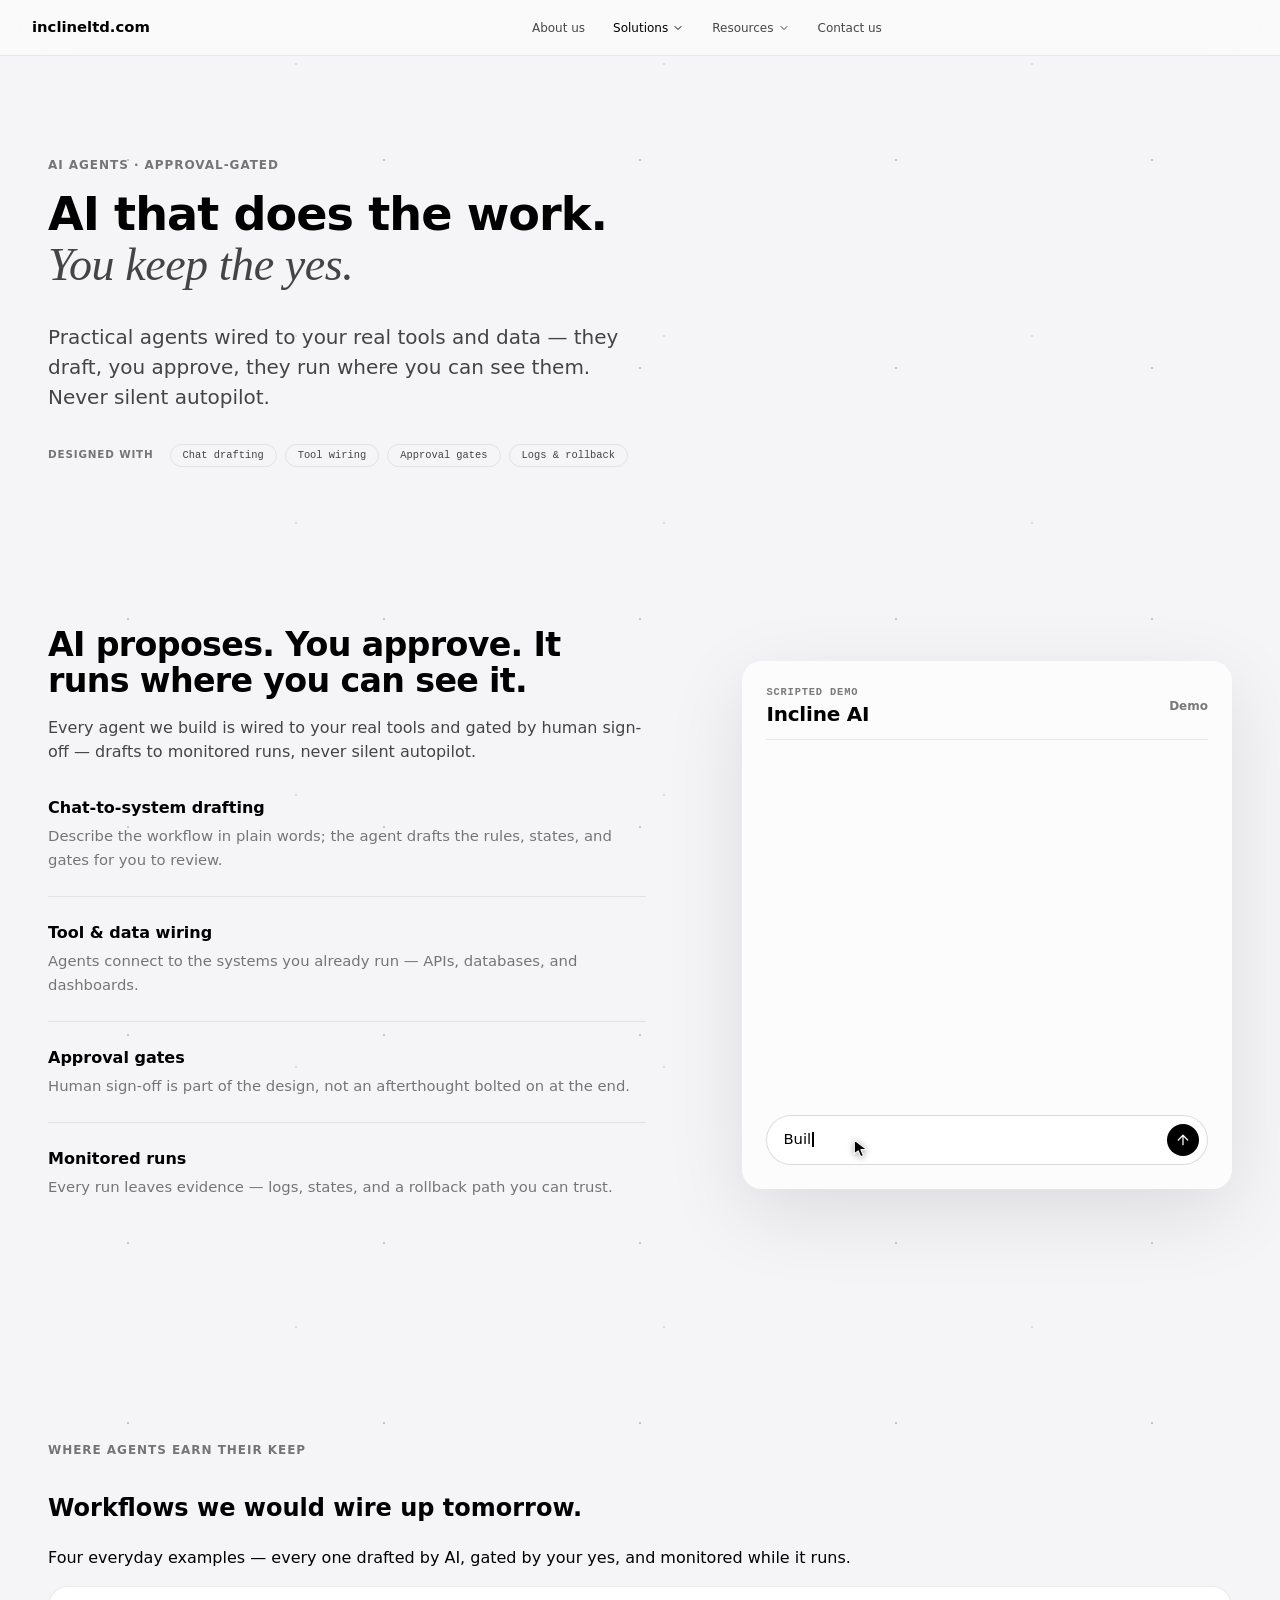
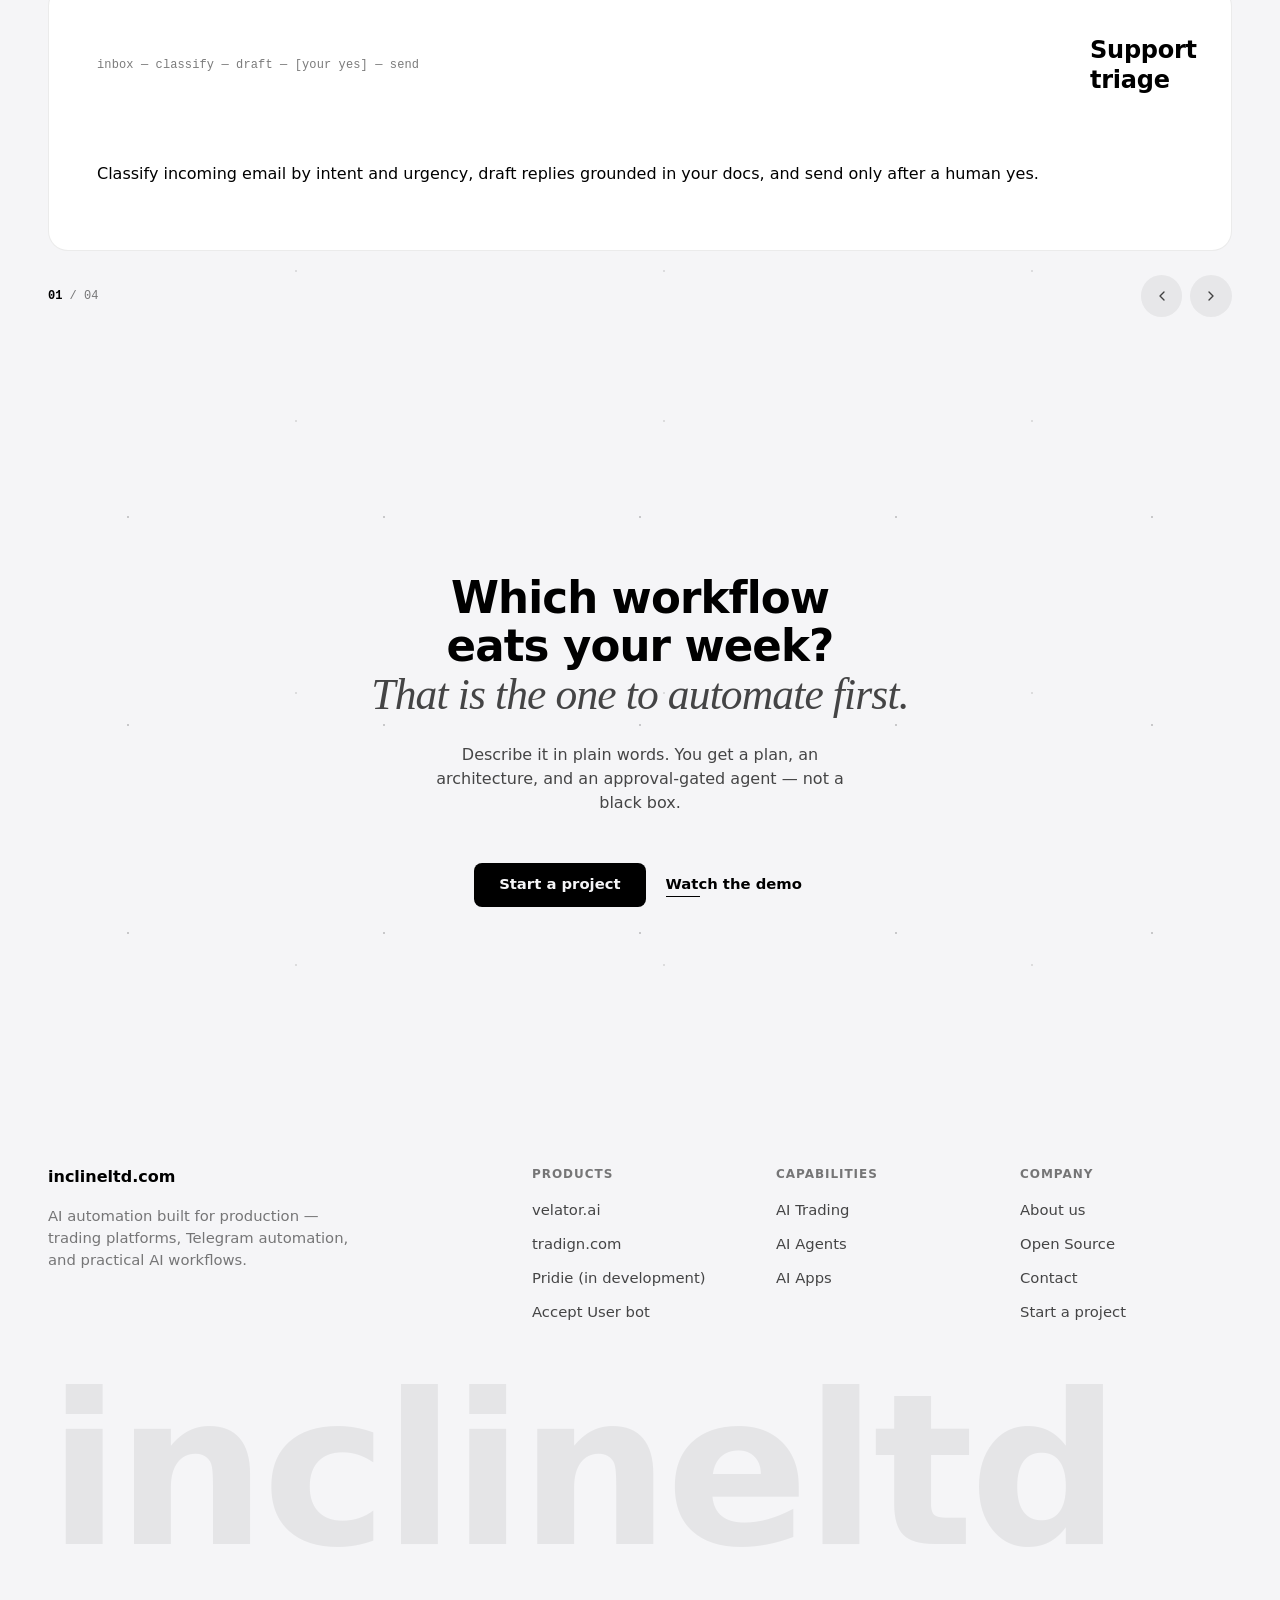
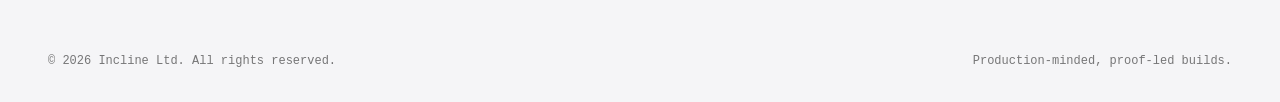
<file: ai-automation/index.html>
<!doctype html>
<html lang="en">
  <head>
    <meta charset="utf-8" />
    <title>AI Agents &amp; Workflows — inclineltd.com</title>
    <meta name="description" content="Incline builds practical AI agents wired to your tools, data, and approval gates — from chat drafting to monitored runs." />
    <meta name="robots" content="noindex, nofollow" />
    <link rel="canonical" href="https://inclineltd.com/ai-automation/" />
    <meta property="og:site_name" content="Incline LTD" />
    <meta property="og:title" content="AI Agents &amp; Workflows — Incline LTD" />
    <meta property="og:description" content="Practical AI agents wired to real tools, data, approval gates, logs, and monitored runs." />
    <meta property="og:type" content="website" />
    <meta property="og:url" content="https://inclineltd.com/ai-automation/" />
    <meta property="og:image" content="https://inclineltd.com/_landing/assets/social-card.png" />
    <meta property="og:image:type" content="image/png" />
    <meta property="og:image:width" content="1200" />
    <meta property="og:image:height" content="630" />
    <meta property="og:image:alt" content="Incline LTD AI product and automation studio" />
    <meta name="twitter:card" content="summary_large_image" />
    <meta name="twitter:title" content="AI Agents &amp; Workflows — Incline LTD" />
    <meta name="twitter:description" content="Practical AI agents wired to real tools, data, approval gates, logs, and monitored runs." />
    <meta name="twitter:image" content="https://inclineltd.com/_landing/assets/social-card.png" />
    <meta name="twitter:image:alt" content="Incline LTD AI product and automation studio" />
    <meta name="viewport" content="width=device-width, initial-scale=1" />
    <meta name="color-scheme" content="light dark" />
    <meta name="theme-color" content="#060609" media="(prefers-color-scheme: dark)" />
    <meta name="theme-color" content="#f5f5f7" media="(prefers-color-scheme: light)" />
    <script>
      (() => {
        const theme = matchMedia("(prefers-color-scheme: dark)").matches ? "dark" : "light";

        document.documentElement.setAttribute("data-theme", theme);
        document.documentElement.style.colorScheme = theme;
      })();
    </script>
    <link rel="icon" href="../_landing/assets/favicon.ico" sizes="16x16 32x32 48x48" />
    <link rel="icon" href="../_landing/assets/favicon.svg" type="image/svg+xml" sizes="any" />
    <link rel="stylesheet" href="../_landing/styles/tokens.css" />
    <link rel="stylesheet" href="../_landing/styles/reset.css" />
    <link rel="stylesheet" href="../_landing/styles/primitives.css" />
    <link rel="stylesheet" href="../_landing/styles/components.css?v=20260919-restored" />
    <link rel="stylesheet" href="../_landing/styles/sections.css" />
    <script src="../_landing/js/site.js?v=20260919-restored" defer></script>
    <script src="../_landing/js/chat-demo.js?v=20260919-restored" defer></script>
    <script src="../_landing/js/agent-carousel.js" defer></script>
  </head>
  <body>
    <a class="skip-link" href="#main-content">Skip to content</a>
    <header data-site-header></header>

    <section class="site-frame">
      <main id="main-content" class="site-shell__main skip-target" tabindex="-1">
        <section class="page-hero starfield" aria-labelledby="page-title">
          <div class="page-hero__inner">
            <p class="eyebrow">AI Agents · Approval-gated</p>
            <h1 id="page-title">
              AI that does the work.
              <em>You keep the yes.</em>
            </h1>
            <p class="page-hero__lede">Practical agents wired to your real tools and data — they draft, you approve, they run where you can see them. Never silent autopilot.</p>
            <p class="page-hero__meta" aria-label="How agents are designed">
              <span class="page-hero__meta-label">Designed with</span>
              <span>Chat drafting</span>
              <span>Tool wiring</span>
              <span>Approval gates</span>
              <span>Logs &amp; rollback</span>
            </p>
          </div>
        </section>

        <section class="page-section starfield">
          <div class="page-section__inner">
            <div class="case case--reverse">
              <div class="case__copy">
                <div class="route-lead" data-reveal="0">
                  <h2>AI proposes. You approve. It runs where you can see it.</h2>
                  <p>Every agent we build is wired to your real tools and gated by human sign-off — drafts to monitored runs, never silent autopilot.</p>
                </div>
                <ol class="split__list">
                  <li data-reveal="80">
                    <strong>Chat-to-system drafting</strong>
                    <span>Describe the workflow in plain words; the agent drafts the rules, states, and gates for you to review.</span>
                  </li>
                  <li data-reveal="140">
                    <strong>Tool &amp; data wiring</strong>
                    <span>Agents connect to the systems you already run — APIs, databases, and dashboards.</span>
                  </li>
                  <li data-reveal="200">
                    <strong>Approval gates</strong>
                    <span>Human sign-off is part of the design, not an afterthought bolted on at the end.</span>
                  </li>
                  <li data-reveal="260">
                    <strong>Monitored runs</strong>
                    <span>Every run leaves evidence — logs, states, and a rollback path you can trust.</span>
                  </li>
                </ol>
              </div>
              <div class="case__device" data-reveal="120">
                <p class="visually-hidden">
                  A scripted demo of the Incline AI chat: a request is typed, the AI
                  drafts the system with entry, risk, and approval rules, and the
                  proposal is sent for human approval before anything runs.
                </p>
                <div class="chat-demo" data-chat-demo aria-hidden="true"></div>
              </div>
            </div>
          </div>
        </section>

        <section class="page-section starfield" aria-labelledby="examples-title">
          <div class="page-section__inner">
            <div class="acar" data-acar data-reveal="0">
              <div>
                <p class="eyebrow acar__eyebrow">Where agents earn their keep</p>
                <h2 id="examples-title" class="acar__title">Workflows we would wire up tomorrow.</h2>
                <p class="acar__sub">Four everyday examples — every one drafted by AI, gated by your yes, and monitored while it runs.</p>
              </div>
              <div class="acar__body">
                <div class="acar__slides">
                  <div class="acar__slide acar__slide--active" aria-hidden="false">
                    <p class="acar__flow">inbox ─ classify ─ draft ─ [your yes] ─ send</p>
                    <h3>Support triage</h3>
                    <p>Classify incoming email by intent and urgency, draft replies grounded in your docs, and send only after a human yes.</p>
                  </div>
                  <div class="acar__slide" aria-hidden="true">
                    <p class="acar__flow">metrics ─ baseline ─ detect ─ alert</p>
                    <h3>Spend &amp; anomaly watch</h3>
                    <p>Baseline your metrics hourly and get context-rich alerts in Telegram before drift burns budget.</p>
                  </div>
                  <div class="acar__slide" aria-hidden="true">
                    <p class="acar__flow">calls ─ transcribe ─ summarize ─ [approve] ─ CRM</p>
                    <h3>Calls to CRM</h3>
                    <p>Turn recordings into notes, actions, and follow-ups — synced to the CRM after your approval.</p>
                  </div>
                  <div class="acar__slide" aria-hidden="true">
                    <p class="acar__flow">dashboards ─ gather ─ flag ─ morning brief</p>
                    <h3>Ops digests</h3>
                    <p>A morning brief that gathers your dashboards, flags exceptions, and links straight to the source.</p>
                  </div>
                </div>
                <div class="acar__nav">
                  <p class="acar__count"><strong data-acar-cur>01</strong> / 04</p>
                  <div class="acar__arrows">
                    <button class="acar__arrow" type="button" data-acar-prev aria-label="Previous workflow">
                      <svg viewBox="0 0 24 24" aria-hidden="true"><path d="M15 18l-6-6 6-6" /></svg>
                    </button>
                    <button class="acar__arrow" type="button" data-acar-next aria-label="Next workflow">
                      <svg viewBox="0 0 24 24" aria-hidden="true"><path d="M9 6l6 6-6 6" /></svg>
                    </button>
                  </div>
                </div>
              </div>
            </div>
          </div>
        </section>

        <section class="cta-band starfield" aria-labelledby="agents-cta-title">
          <h2 id="agents-cta-title">
            Which workflow eats your week?
            <em>That is the one to automate first.</em>
          </h2>
          <p>Describe it in plain words. You get a plan, an architecture, and an approval-gated agent — not a black box.</p>
          <div class="cta-band__actions">
            <a class="button button-inverse" href="../contact/index.html">Start a project</a>
            <a class="text-link" href="../index.html#how-incline-builds">Watch the demo</a>
          </div>
        </section>
        <footer class="site-footer" data-site-footer hidden></footer>
      </main>
    </section>
  </body>
</html>
</file>
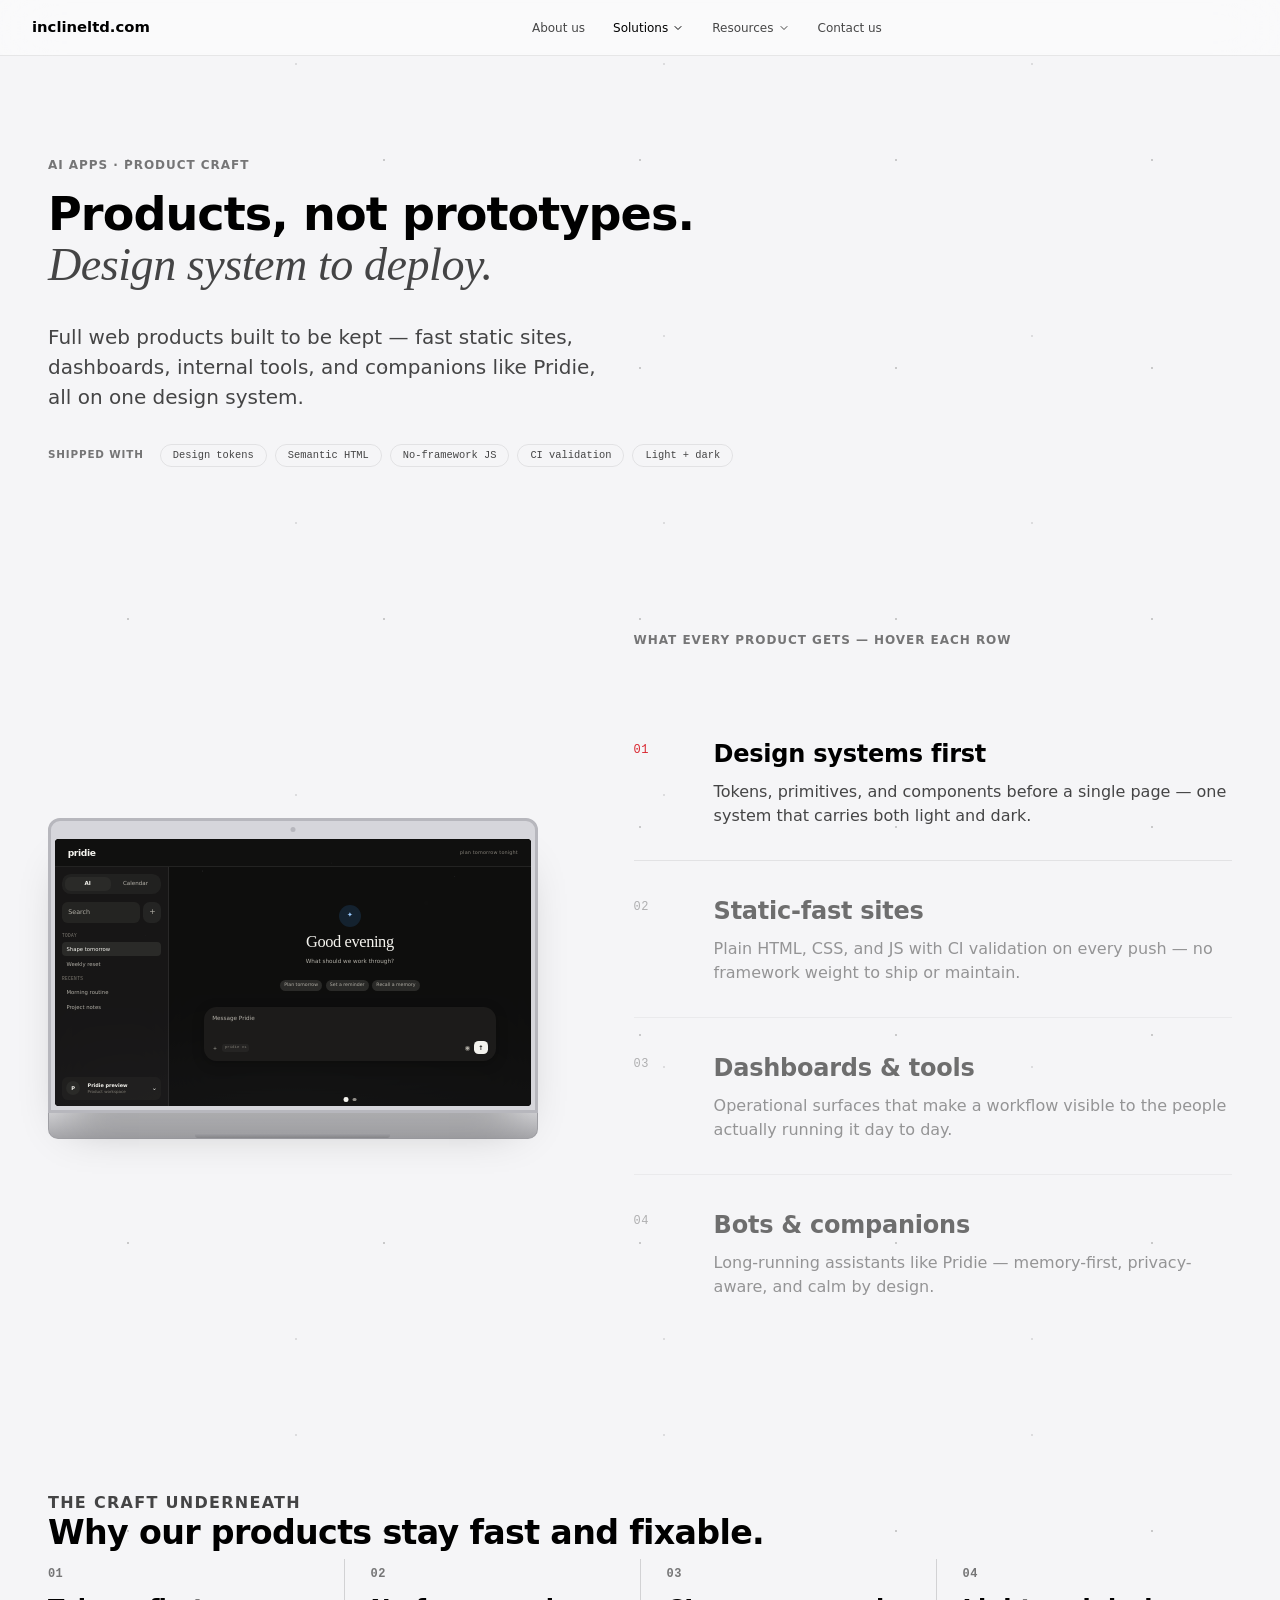
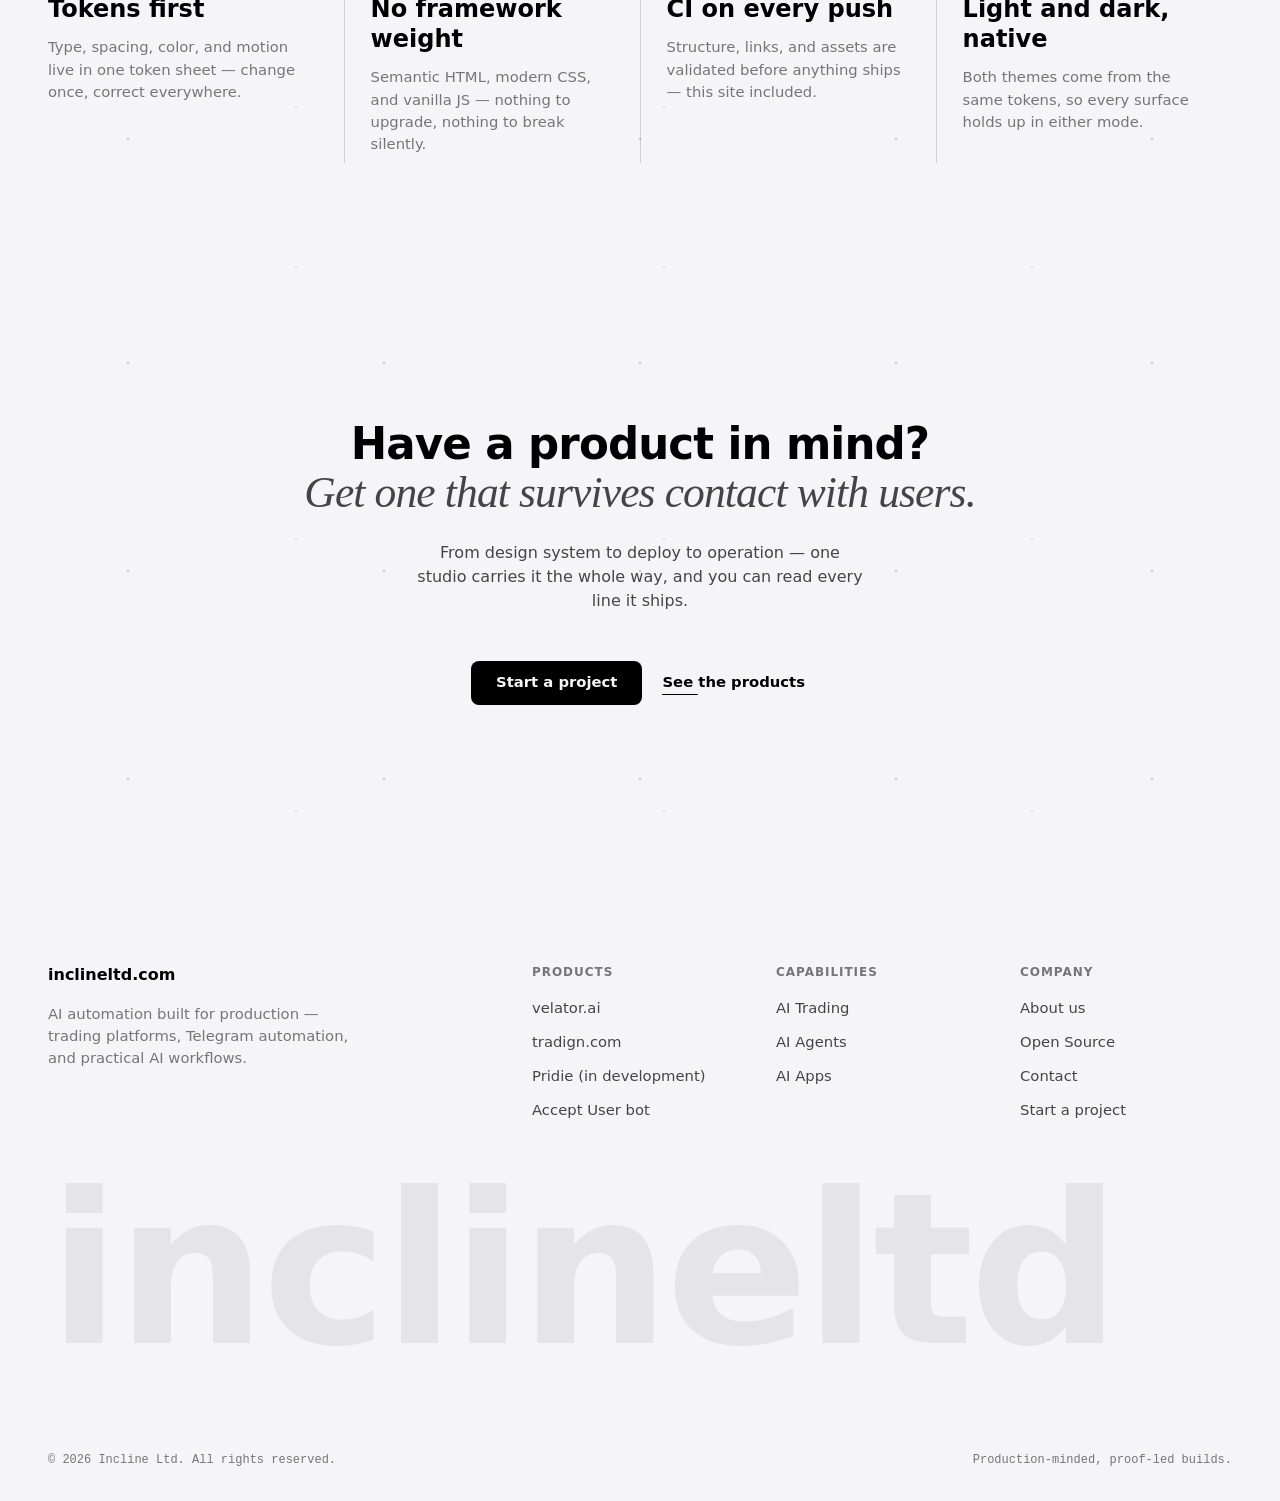
<file: apps-and-bots/index.html>
<!doctype html>
<html lang="en">
  <head>
    <meta charset="utf-8" />
    <title>Web Apps &amp; Bots — inclineltd.com</title>
    <meta name="description" content="Incline builds full web products — design systems, static-fast sites, dashboards, and AI companions like Pridie." />
    <meta name="robots" content="noindex, nofollow" />
    <link rel="canonical" href="https://inclineltd.com/apps-and-bots/" />
    <meta property="og:site_name" content="Incline LTD" />
    <meta property="og:title" content="Web Apps &amp; Bots — Incline LTD" />
    <meta property="og:description" content="Full web products, dashboards, internal tools, bots, and AI companions built from design system to deployment." />
    <meta property="og:type" content="website" />
    <meta property="og:url" content="https://inclineltd.com/apps-and-bots/" />
    <meta property="og:image" content="https://inclineltd.com/_landing/assets/social-card.png" />
    <meta property="og:image:type" content="image/png" />
    <meta property="og:image:width" content="1200" />
    <meta property="og:image:height" content="630" />
    <meta property="og:image:alt" content="Incline LTD AI product and automation studio" />
    <meta name="twitter:card" content="summary_large_image" />
    <meta name="twitter:title" content="Web Apps &amp; Bots — Incline LTD" />
    <meta name="twitter:description" content="Full web products, dashboards, internal tools, bots, and AI companions built to be kept." />
    <meta name="twitter:image" content="https://inclineltd.com/_landing/assets/social-card.png" />
    <meta name="twitter:image:alt" content="Incline LTD AI product and automation studio" />
    <meta name="viewport" content="width=device-width, initial-scale=1" />
    <meta name="color-scheme" content="light dark" />
    <meta name="theme-color" content="#060609" media="(prefers-color-scheme: dark)" />
    <meta name="theme-color" content="#f5f5f7" media="(prefers-color-scheme: light)" />
    <script>
      (() => {
        const theme = matchMedia("(prefers-color-scheme: dark)").matches ? "dark" : "light";

        document.documentElement.setAttribute("data-theme", theme);
        document.documentElement.style.colorScheme = theme;
      })();
    </script>
    <link rel="icon" href="../_landing/assets/favicon.ico" sizes="16x16 32x32 48x48" />
    <link rel="icon" href="../_landing/assets/favicon.svg" type="image/svg+xml" sizes="any" />
    <link rel="stylesheet" href="../_landing/styles/tokens.css" />
    <link rel="stylesheet" href="../_landing/styles/reset.css" />
    <link rel="stylesheet" href="../_landing/styles/primitives.css" />
    <link rel="stylesheet" href="../_landing/styles/components.css?v=20260919-restored" />
    <link rel="stylesheet" href="../_landing/styles/product-proof.css" />
    <link rel="stylesheet" href="../_landing/styles/pridie-preview.css" />
    <link rel="stylesheet" href="../_landing/styles/sections.css" />
    <script src="../_landing/js/site.js?v=20260919-restored" defer></script>
    <script src="../_landing/js/product-previews/pridie.js" defer></script>
    <script src="../_landing/js/route-preview.js" defer></script>
    <script src="../_landing/js/case-sync.js" defer></script>
  </head>
  <body>
    <a class="skip-link" href="#main-content">Skip to content</a>
    <header data-site-header></header>

    <section class="site-frame">
      <main id="main-content" class="site-shell__main skip-target" tabindex="-1">
        <section class="page-hero starfield" aria-labelledby="page-title">
          <div class="page-hero__inner">
            <p class="eyebrow">AI Apps · Product craft</p>
            <h1 id="page-title">
              Products, not prototypes.
              <em>Design system to deploy.</em>
            </h1>
            <p class="page-hero__lede">Full web products built to be kept — fast static sites, dashboards, internal tools, and companions like Pridie, all on one design system.</p>
            <p class="page-hero__meta" aria-label="How product sites ship">
              <span class="page-hero__meta-label">Shipped with</span>
              <span>Design tokens</span>
              <span>Semantic HTML</span>
              <span>No-framework JS</span>
              <span>CI validation</span>
              <span>Light + dark</span>
            </p>
          </div>
        </section>

        <section class="page-section starfield">
          <div class="page-section__inner">
            <div class="case" data-case-sync>
              <div class="case__device" data-reveal="120">
                <div data-screen-panel="system"><figure class="tp__imac" aria-label="Desktop preview of Pridie"><div class="tp__imac-bezel"><div aria-hidden="true" class="tp__imac-cam"></div><div class="tradign-showcase tp__screen tp__screen--desktop" data-product="pridie"><div class="product-preview-panel product-preview-panel--pridie" data-product-preview="pridie" data-device="desktop"></div></div></div><figcaption aria-hidden="true" class="tp__imac-chin"><span class="tp__imac-foot"></span></figcaption></figure></div>
                <div data-screen-panel="sites" hidden><figure class="tp__macbook" aria-label="Laptop preview of Pridie"><div class="tp__macbook-lid"><div aria-hidden="true" class="tp__macbook-cam"></div><div class="tradign-showcase tp__screen tp__screen--laptop" data-product="pridie"><div class="product-preview-panel product-preview-panel--pridie" data-product-preview="pridie" data-device="laptop"></div></div></div><figcaption aria-hidden="true" class="tp__macbook-base"></figcaption></figure></div>
                <div data-screen-panel="dashboards" hidden><figure class="tp__ipad" aria-label="Tablet preview of Pridie"><div class="tp__ipad-bezel"><div aria-hidden="true" class="tp__ipad-cam"></div><div class="tradign-showcase tp__screen tp__screen--tablet" data-product="pridie"><div class="product-preview-panel product-preview-panel--pridie" data-product-preview="pridie" data-device="tablet"></div></div></div></figure></div>
                <div data-screen-panel="companions" hidden><figure class="tp__iphone" aria-label="Mobile preview of Pridie"><div class="tp__iphone-bezel"><div aria-hidden="true" class="tp__iphone-notch"></div><div class="tradign-showcase tp__screen tp__screen--phone" data-product="pridie"><div class="product-preview-panel product-preview-panel--pridie" data-product-preview="pridie" data-device="phone"></div></div></div></figure></div>
              </div>
              <div class="case__copy">
                <p class="eyebrow route-eyebrow">What every product gets — hover each row</p>
                <ol class="spec-list">
                  <li data-screen="system" data-reveal="0">
                    <span class="spec-list__index">01</span>
                    <div>
                      <h3>Design systems first</h3>
                      <p>Tokens, primitives, and components before a single page — one system that carries both light and dark.</p>
                    </div>
                  </li>
                  <li data-screen="sites" data-reveal="80">
                    <span class="spec-list__index">02</span>
                    <div>
                      <h3>Static-fast sites</h3>
                      <p>Plain HTML, CSS, and JS with CI validation on every push — no framework weight to ship or maintain.</p>
                    </div>
                  </li>
                  <li data-screen="dashboards" data-reveal="160">
                    <span class="spec-list__index">03</span>
                    <div>
                      <h3>Dashboards &amp; tools</h3>
                      <p>Operational surfaces that make a workflow visible to the people actually running it day to day.</p>
                    </div>
                  </li>
                  <li data-screen="companions" data-reveal="240">
                    <span class="spec-list__index">04</span>
                    <div>
                      <h3>Bots &amp; companions</h3>
                      <p>Long-running assistants like Pridie — memory-first, privacy-aware, and calm by design.</p>
                    </div>
                  </li>
                </ol>
              </div>
            </div>
          </div>
        </section>

        <section class="page-section starfield" aria-labelledby="craft-title">
          <div class="page-section__inner">
            <div class="route-lead" data-reveal="0">
              <p class="eyebrow route-eyebrow">The craft underneath</p>
              <h2 id="craft-title">Why our products stay fast and fixable.</h2>
            </div>
            <ol class="work__grid work__grid--route">
              <li data-reveal="0">
                <span class="work__index">01</span>
                <h3>Tokens first</h3>
                <p>Type, spacing, color, and motion live in one token sheet — change once, correct everywhere.</p>
              </li>
              <li data-reveal="110">
                <span class="work__index">02</span>
                <h3>No framework weight</h3>
                <p>Semantic HTML, modern CSS, and vanilla JS — nothing to upgrade, nothing to break silently.</p>
              </li>
              <li data-reveal="220">
                <span class="work__index">03</span>
                <h3>CI on every push</h3>
                <p>Structure, links, and assets are validated before anything ships — this site included.</p>
              </li>
              <li data-reveal="330">
                <span class="work__index">04</span>
                <h3>Light and dark, native</h3>
                <p>Both themes come from the same tokens, so every surface holds up in either mode.</p>
              </li>
            </ol>
          </div>
        </section>

        <section class="cta-band starfield" aria-labelledby="apps-cta-title">
          <h2 id="apps-cta-title">
            Have a product in mind?
            <em>Get one that survives contact with users.</em>
          </h2>
          <p>From design system to deploy to operation — one studio carries it the whole way, and you can read every line it ships.</p>
          <div class="cta-band__actions">
            <a class="button button-inverse" href="../contact/index.html">Start a project</a>
            <a class="text-link" href="../about/index.html#product-proof">See the products</a>
          </div>
        </section>
        <footer class="site-footer" data-site-footer hidden></footer>
      </main>
    </section>
  </body>
</html>
</file>
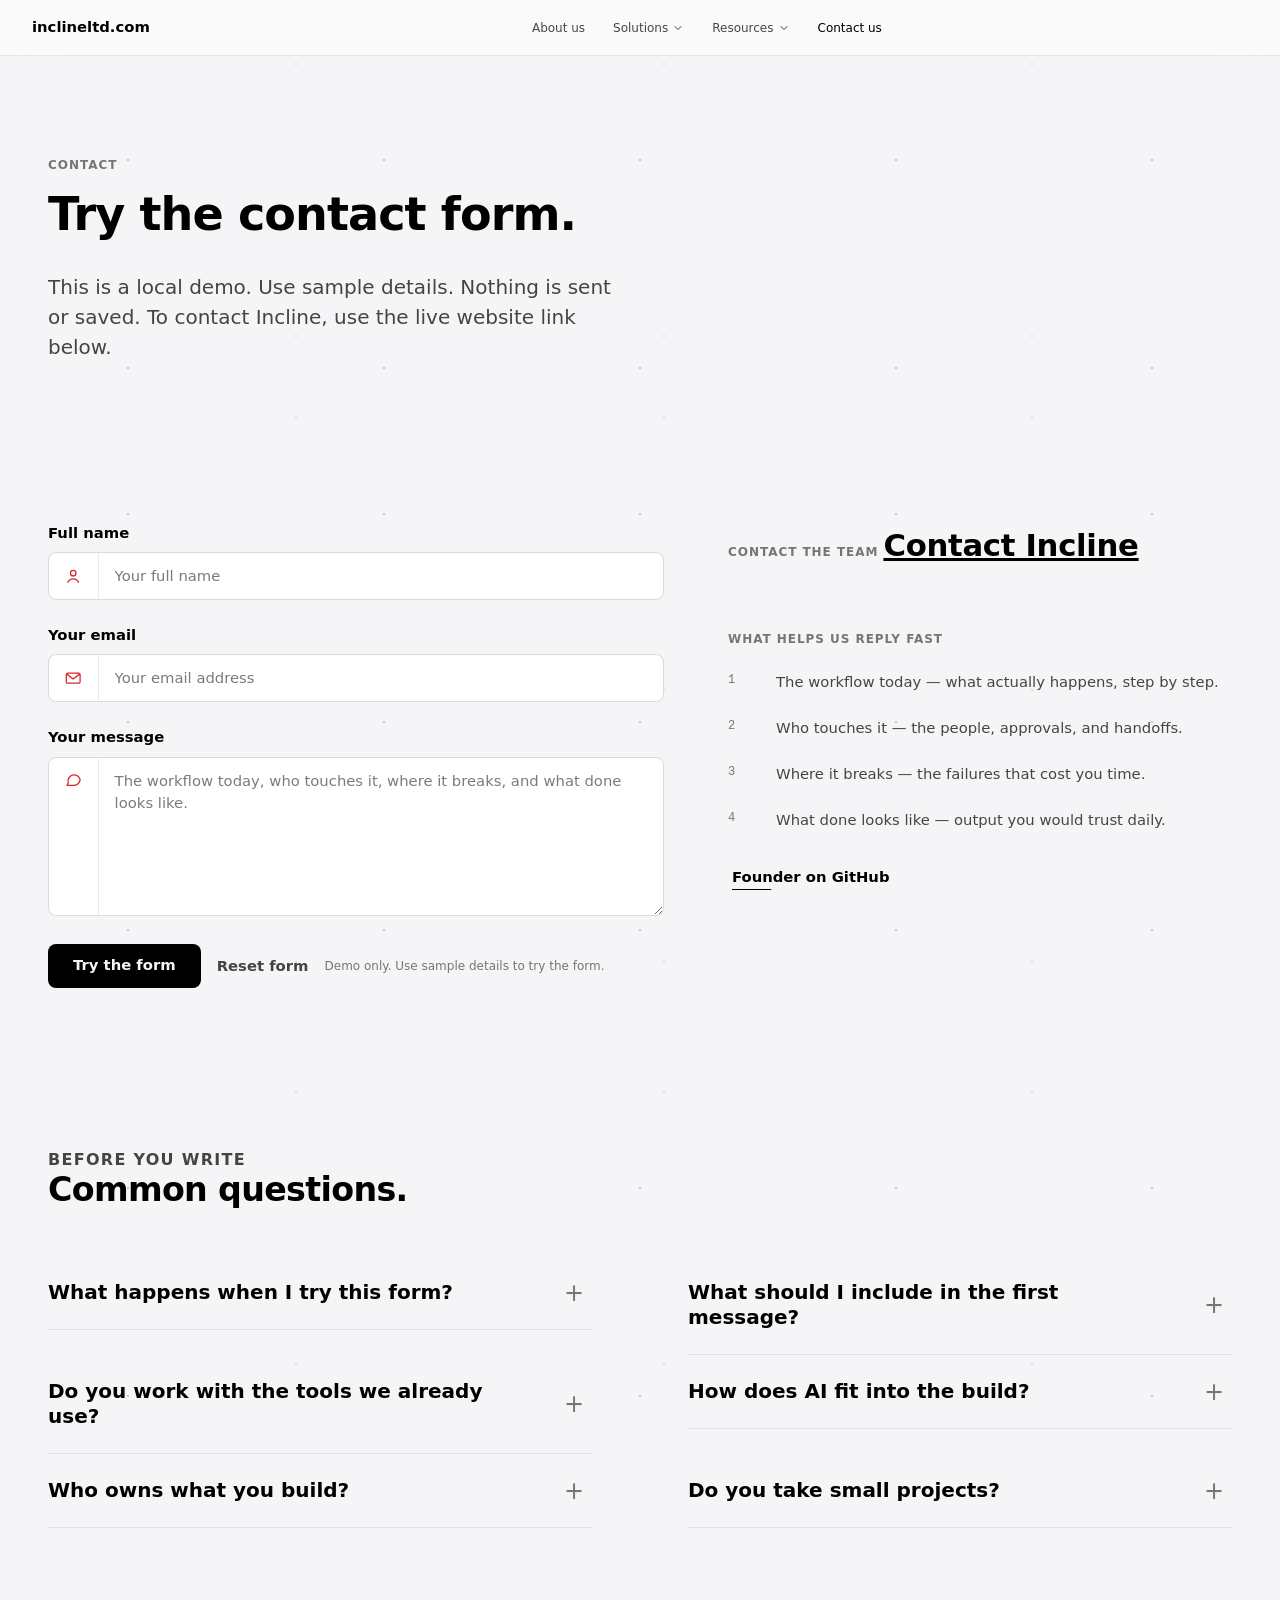
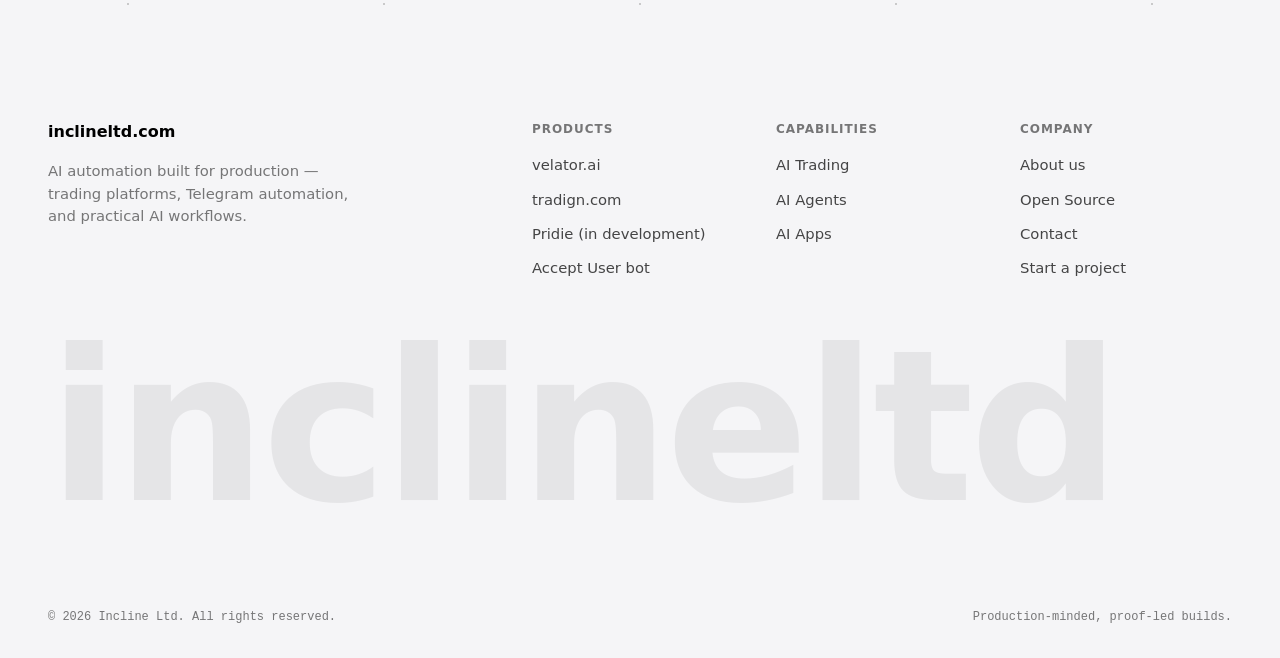
<file: contact/index.html>
<!doctype html>
<html lang="en">
  <head>
    <meta charset="utf-8" />
    <title>Start a Project — inclineltd.com</title>
    <meta name="viewport" content="width=device-width, initial-scale=1" />
    <meta name="description" content="Start a project with Incline — tell us the workflow today, who touches it, and where it breaks." />
    <meta name="robots" content="noindex, nofollow" />
    <link rel="canonical" href="https://inclineltd.com/contact/" />
    <meta property="og:site_name" content="Incline LTD" />
    <meta property="og:title" content="Start a Project — Incline LTD" />
    <meta property="og:description" content="Tell Incline what happens today, who touches the workflow, and where it breaks." />
    <meta property="og:type" content="website" />
    <meta property="og:url" content="https://inclineltd.com/contact/" />
    <meta property="og:image" content="https://inclineltd.com/_landing/assets/social-card.png" />
    <meta property="og:image:type" content="image/png" />
    <meta property="og:image:width" content="1200" />
    <meta property="og:image:height" content="630" />
    <meta property="og:image:alt" content="Incline LTD AI product and automation studio" />
    <meta name="twitter:card" content="summary_large_image" />
    <meta name="twitter:title" content="Start a Project — Incline LTD" />
    <meta name="twitter:description" content="Tell Incline what happens today, who touches the workflow, and where it breaks." />
    <meta name="twitter:image" content="https://inclineltd.com/_landing/assets/social-card.png" />
    <meta name="twitter:image:alt" content="Incline LTD AI product and automation studio" />
    <meta name="color-scheme" content="light dark" />
    <meta name="theme-color" content="#060609" media="(prefers-color-scheme: dark)" />
    <meta name="theme-color" content="#f5f5f7" media="(prefers-color-scheme: light)" />
    <script>
      (() => {
        const theme = matchMedia("(prefers-color-scheme: dark)").matches ? "dark" : "light";

        document.documentElement.setAttribute("data-theme", theme);
        document.documentElement.style.colorScheme = theme;
      })();
    </script>
    <link rel="icon" href="../_landing/assets/favicon.ico" sizes="16x16 32x32 48x48" />
    <link rel="icon" href="../_landing/assets/favicon.svg" type="image/svg+xml" sizes="any" />
    <link rel="stylesheet" href="../_landing/styles/tokens.css" />
    <link rel="stylesheet" href="../_landing/styles/reset.css" />
    <link rel="stylesheet" href="../_landing/styles/primitives.css" />
    <link rel="stylesheet" href="../_landing/styles/components.css?v=20260919-restored" />
    <link rel="stylesheet" href="../_landing/styles/sections.css" />
    <script src="../_landing/js/site.js?v=20260919-restored" defer></script>
    <script src="../_landing/js/contact-form.js" defer></script>
  </head>
  <body>
    <a class="skip-link" href="#main-content">Skip to content</a>
    <header data-site-header></header>

    <section class="site-frame">
      <main id="main-content" class="site-shell__main skip-target" tabindex="-1">
        <section class="page-hero starfield" aria-labelledby="page-title">
          <div class="page-hero__inner">
            <p class="eyebrow">Contact</p>
            <h1 id="page-title">Try the contact form.</h1>
            <p class="page-hero__lede" id="demo-note">This is a local demo. Use sample details. Nothing is sent or saved. To contact Incline, use the live website link below.</p>
          </div>
        </section>

        <section class="page-section starfield">
          <div class="page-section__inner">
            <div class="contact-panel">
              <div data-reveal="0">
                <form
                  class="contact-form"
                  data-contact-form
                  aria-describedby="demo-note"
                >
                  <fieldset class="contact-form__fields" data-form-fields disabled>
                  <legend class="visually-hidden">Contact form demonstration</legend>
                  <label class="contact-form__field">
                    <span>Full name</span>
                    <span class="contact-form__control">
                      <span class="contact-form__icon" aria-hidden="true">
                        <svg viewBox="0 0 24 24" fill="none" stroke="currentColor" stroke-width="1.7" stroke-linecap="round" stroke-linejoin="round">
                          <circle cx="12" cy="8" r="3.6" />
                          <path d="M5 20c1.4-3.2 4-4.6 7-4.6s5.6 1.4 7 4.6" />
                        </svg>
                      </span>
                      <input
                        type="text"
                        name="fullName"
                        autocomplete="name"
                        minlength="2"
                        maxlength="120"
                        required
                        placeholder="Your full name"
                      />
                    </span>
                  </label>
                  <label class="contact-form__field">
                    <span>Your email</span>
                    <span class="contact-form__control">
                      <span class="contact-form__icon" aria-hidden="true">
                        <svg viewBox="0 0 24 24" fill="none" stroke="currentColor" stroke-width="1.7" stroke-linecap="round" stroke-linejoin="round">
                          <rect x="3" y="5.5" width="18" height="13" rx="2" />
                          <path d="m4 7 8 6 8-6" />
                        </svg>
                      </span>
                      <input
                        type="email"
                        name="email"
                        autocomplete="email"
                        maxlength="254"
                        required
                        placeholder="Your email address"
                      />
                    </span>
                  </label>
                  <label class="contact-form__field">
                    <span>Your message</span>
                    <span class="contact-form__control contact-form__control--area">
                      <span class="contact-form__icon" aria-hidden="true">
                        <svg viewBox="0 0 24 24" fill="none" stroke="currentColor" stroke-width="1.7" stroke-linecap="round" stroke-linejoin="round">
                          <path d="M21 12a8 8 0 0 1-8 8H4l1.6-3.2A8 8 0 1 1 21 12Z" />
                        </svg>
                      </span>
                      <textarea
                        name="comments"
                        rows="6"
                        minlength="20"
                        maxlength="4000"
                        required
                        placeholder="The workflow today, who touches it, where it breaks, and what done looks like."
                      ></textarea>
                    </span>
                  </label>
                  <input type="text" name="hp" tabindex="-1" autocomplete="off" hidden />
                  <div class="contact-form__actions">
                    <button class="button button-inverse" type="submit" data-form-submit>Try the form</button>
                    <button class="contact-form__reset" type="reset">Reset form</button>
                    <p class="contact-form__status" data-form-status role="status"></p>
                  </div>
                  </fieldset>
                  <noscript><p>This demo needs JavaScript. The form is disabled and cannot send data.</p></noscript>
                </form>
              </div>
              <div data-reveal="120">
                <p class="eyebrow route-eyebrow">Contact the team</p>
                <a class="contact-panel__mail" href="https://inclineltd.com/contact/">Contact Incline</a>
                <p class="eyebrow route-eyebrow contact-panel__steps-title">What helps us reply fast</p>
                <ol class="contact-steps">
                  <li>The workflow today — what actually happens, step by step.</li>
                  <li>Who touches it — the people, approvals, and handoffs.</li>
                  <li>Where it breaks — the failures that cost you time.</li>
                  <li>What done looks like — output you would trust daily.</li>
                </ol>
                <a class="text-link" href="https://github.com/ashishkaloge" rel="noopener">Founder on GitHub</a>
              </div>
            </div>
          </div>
        </section>

        <section class="page-section starfield" aria-labelledby="faq-title">
          <div class="page-section__inner">
            <div class="route-lead" data-reveal="0">
              <p class="eyebrow route-eyebrow">Before you write</p>
              <h2 id="faq-title">Common questions.</h2>
            </div>
            <div class="faq" data-reveal="80">
              <details class="faq__item">
                <summary>What happens when I try this form?</summary>
                <p>Your browser checks the fields and shows a local confirmation. This example has no submission service and does not send or save your details. Use the live website to send an actual enquiry.</p>
              </details>
              <details class="faq__item">
                <summary>What should I include in the first message?</summary>
                <p>The workflow as it runs today, who touches it, where it breaks, and what a trustworthy result looks like. Rough words are fine — that is what the first call is for.</p>
              </details>
              <details class="faq__item">
                <summary>Do you work with the tools we already use?</summary>
                <p>Yes. Agents and tools get wired to what you already run — APIs, databases, dashboards, Telegram — rather than replacing your stack.</p>
              </details>
              <details class="faq__item">
                <summary>How does AI fit into the build?</summary>
                <p>AI drafts and accelerates. Sensitive actions can require human approval; direct automation follows the controls agreed for that workflow.</p>
              </details>
              <details class="faq__item">
                <summary>Who owns what you build?</summary>
                <p>You do. The code is handed over readable and documented. We can keep operating it after handoff, or hand it off completely — your call.</p>
              </details>
              <details class="faq__item">
                <summary>Do you take small projects?</summary>
                <p>If the loop is complete and genuinely useful, size does not matter. Describe it and you will get an honest answer about what it needs.</p>
              </details>
            </div>
          </div>
        </section>
        <footer class="site-footer" data-site-footer hidden></footer>
      </main>
    </section>
  </body>
</html>
</file>
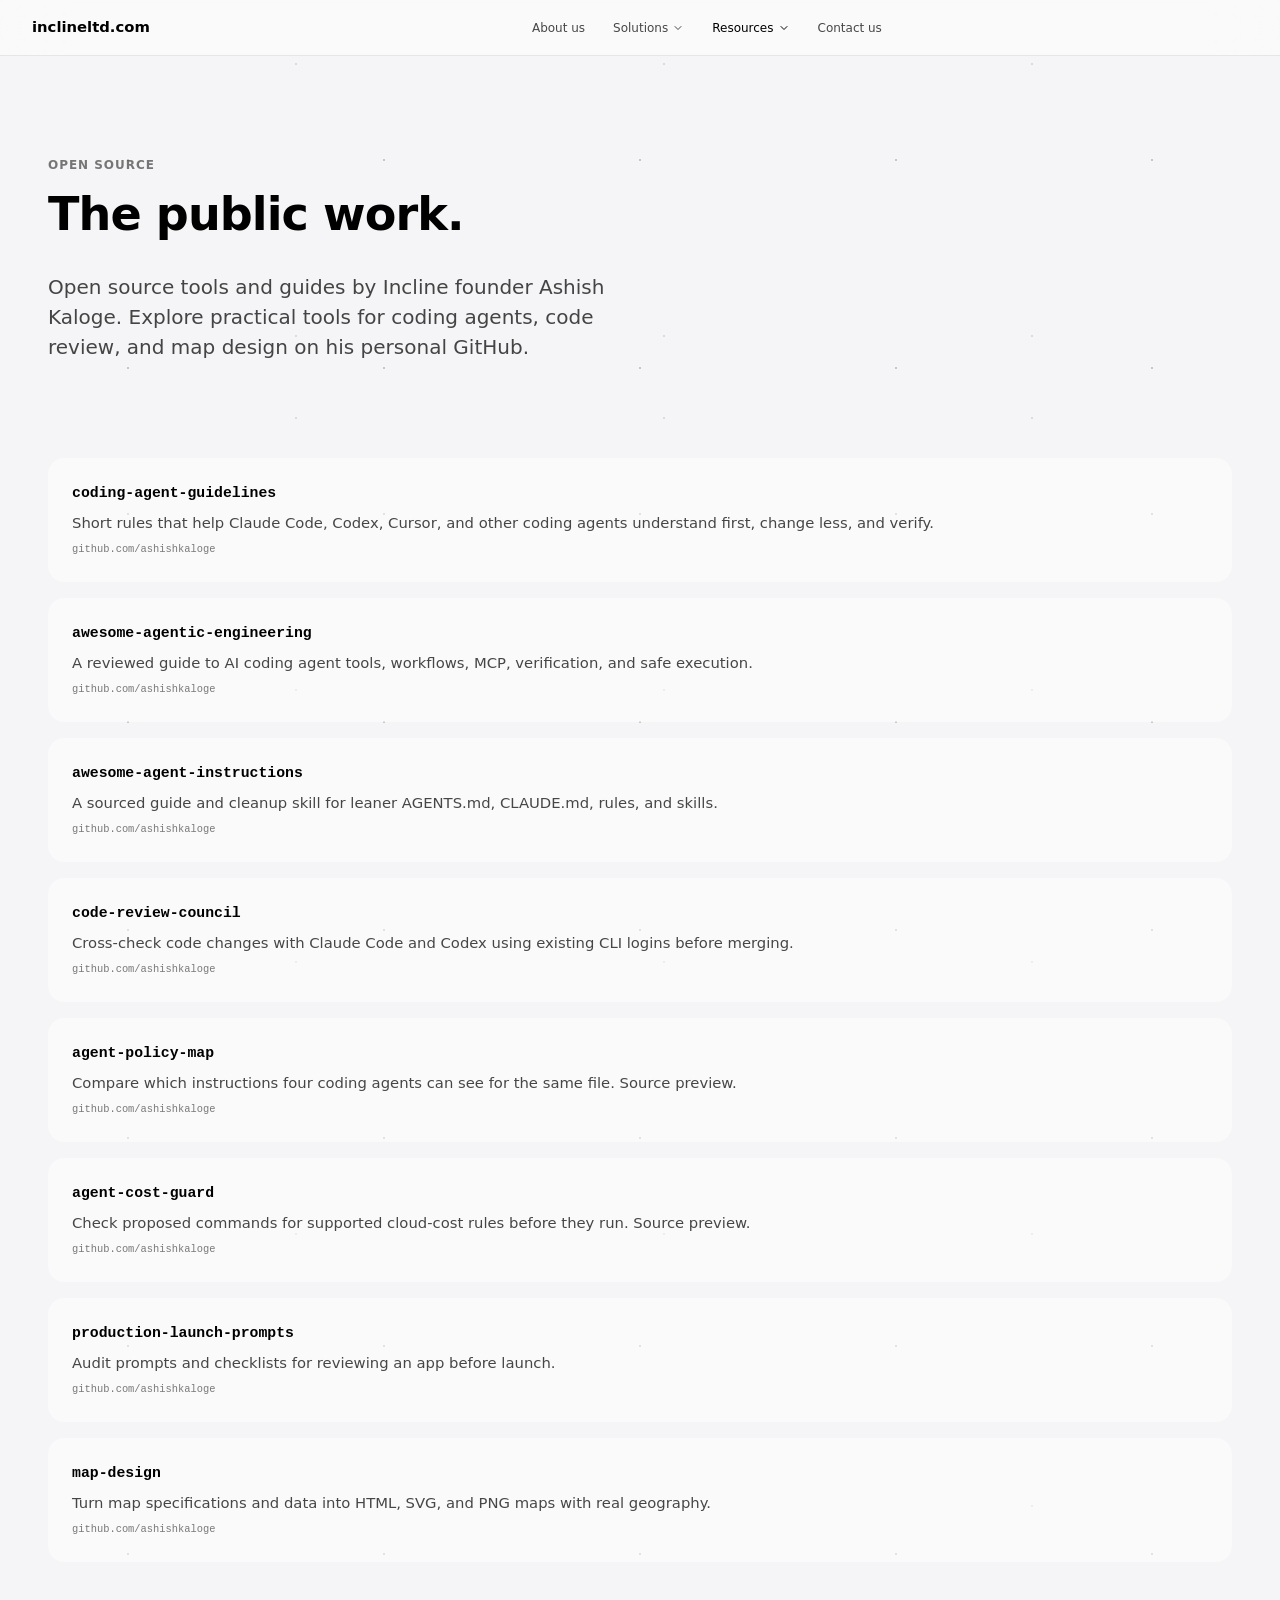
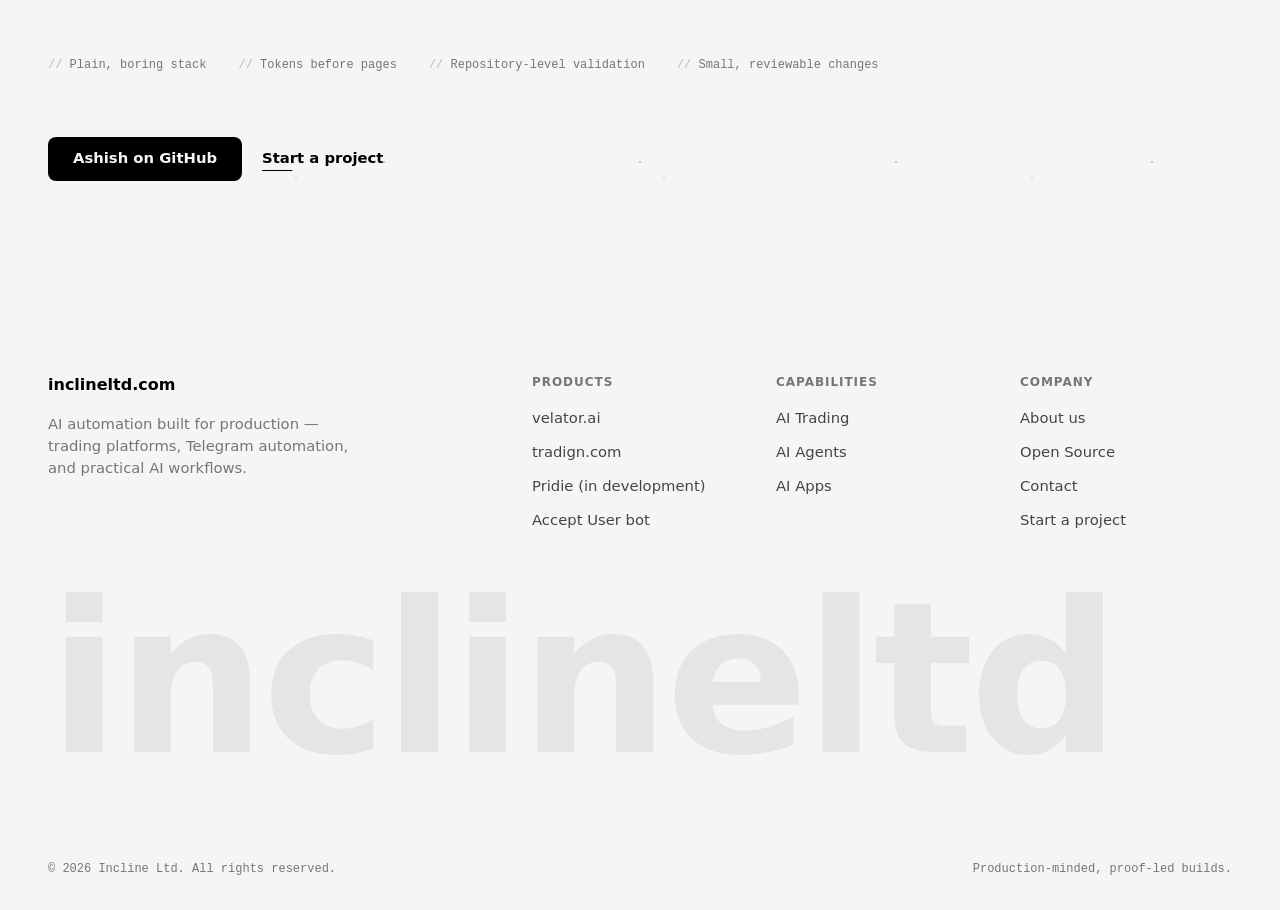
<file: open-source/index.html>
<!doctype html>
<html lang="en">
  <head>
    <meta charset="utf-8" />
    <title>Open Source — inclineltd.com</title>
    <meta name="viewport" content="width=device-width, initial-scale=1" />
    <meta name="description" content="Open source tools and guides by Incline founder Ashish Kaloge for coding agents, code review, and map design." />
    <meta name="robots" content="noindex, nofollow" />
    <link rel="canonical" href="https://inclineltd.com/open-source/" />
    <meta property="og:site_name" content="Incline LTD" />
    <meta property="og:title" content="Open Source — Incline LTD" />
    <meta property="og:description" content="Open source tools and guides by Incline founder Ashish Kaloge for coding agents and map design." />
    <meta property="og:type" content="website" />
    <meta property="og:url" content="https://inclineltd.com/open-source/" />
    <meta property="og:image" content="https://inclineltd.com/_landing/assets/social-card.png" />
    <meta property="og:image:type" content="image/png" />
    <meta property="og:image:width" content="1200" />
    <meta property="og:image:height" content="630" />
    <meta property="og:image:alt" content="Incline LTD AI product and automation studio" />
    <meta name="twitter:card" content="summary_large_image" />
    <meta name="twitter:title" content="Open Source — Incline LTD" />
    <meta name="twitter:description" content="Open source tools and guides by Incline founder Ashish Kaloge for coding agents and map design." />
    <meta name="twitter:image" content="https://inclineltd.com/_landing/assets/social-card.png" />
    <meta name="twitter:image:alt" content="Incline LTD AI product and automation studio" />
    <meta name="color-scheme" content="light dark" />
    <meta name="theme-color" content="#060609" media="(prefers-color-scheme: dark)" />
    <meta name="theme-color" content="#f5f5f7" media="(prefers-color-scheme: light)" />
    <script>
      (() => {
        const theme = matchMedia("(prefers-color-scheme: dark)").matches ? "dark" : "light";

        document.documentElement.setAttribute("data-theme", theme);
        document.documentElement.style.colorScheme = theme;
      })();
    </script>
    <link rel="icon" href="../_landing/assets/favicon.ico" sizes="16x16 32x32 48x48" />
    <link rel="icon" href="../_landing/assets/favicon.svg" type="image/svg+xml" sizes="any" />
    <link rel="stylesheet" href="../_landing/styles/tokens.css" />
    <link rel="stylesheet" href="../_landing/styles/reset.css" />
    <link rel="stylesheet" href="../_landing/styles/primitives.css" />
    <link rel="stylesheet" href="../_landing/styles/components.css?v=20260919-restored" />
    <link rel="stylesheet" href="../_landing/styles/sections.css" />
    <script src="../_landing/js/site.js?v=20260919-restored" defer></script>
  </head>
  <body>
    <a class="skip-link" href="#main-content">Skip to content</a>
    <header data-site-header></header>

    <section class="site-frame">
      <main id="main-content" class="site-shell__main skip-target" tabindex="-1">
        <section class="page-hero starfield" aria-labelledby="page-title">
          <div class="page-hero__inner">
            <p class="eyebrow">Open Source</p>
            <h1 id="page-title">The public work.</h1>
            <p class="page-hero__lede">Open source tools and guides by Incline founder Ashish Kaloge. Explore practical tools for coding agents, code review, and map design on his personal GitHub.</p>
          </div>
        </section>

        <section class="page-section starfield">
          <div class="page-section__inner">
            <div class="source__repos">
              <a class="source__repo" href="https://github.com/ashishkaloge/coding-agent-guidelines" rel="noopener" data-reveal="60">
                <span class="source__repo-name">coding-agent-guidelines</span>
                <p>Short rules that help Claude Code, Codex, Cursor, and other coding agents understand first, change less, and verify.</p>
                <span class="source__repo-meta">github.com/ashishkaloge</span>
              </a>
              <a class="source__repo" href="https://github.com/ashishkaloge/awesome-agentic-engineering" rel="noopener" data-reveal="120">
                <span class="source__repo-name">awesome-agentic-engineering</span>
                <p>A reviewed guide to AI coding agent tools, workflows, MCP, verification, and safe execution.</p>
                <span class="source__repo-meta">github.com/ashishkaloge</span>
              </a>
              <a class="source__repo" href="https://github.com/ashishkaloge/awesome-agent-instructions" rel="noopener" data-reveal="180">
                <span class="source__repo-name">awesome-agent-instructions</span>
                <p>A sourced guide and cleanup skill for leaner AGENTS.md, CLAUDE.md, rules, and skills.</p>
                <span class="source__repo-meta">github.com/ashishkaloge</span>
              </a>
              <a class="source__repo" href="https://github.com/ashishkaloge/code-review-council" rel="noopener" data-reveal="240">
                <span class="source__repo-name">code-review-council</span>
                <p>Cross-check code changes with Claude Code and Codex using existing CLI logins before merging.</p>
                <span class="source__repo-meta">github.com/ashishkaloge</span>
              </a>
              <a class="source__repo" href="https://github.com/ashishkaloge/agent-policy-map" rel="noopener" data-reveal="300">
                <span class="source__repo-name">agent-policy-map</span>
                <p>Compare which instructions four coding agents can see for the same file. Source preview.</p>
                <span class="source__repo-meta">github.com/ashishkaloge</span>
              </a>
              <a class="source__repo" href="https://github.com/ashishkaloge/agent-cost-guard" rel="noopener" data-reveal="360">
                <span class="source__repo-name">agent-cost-guard</span>
                <p>Check proposed commands for supported cloud-cost rules before they run. Source preview.</p>
                <span class="source__repo-meta">github.com/ashishkaloge</span>
              </a>
              <a class="source__repo" href="https://github.com/ashishkaloge/production-launch-prompts" rel="noopener" data-reveal="420">
                <span class="source__repo-name">production-launch-prompts</span>
                <p>Audit prompts and checklists for reviewing an app before launch.</p>
                <span class="source__repo-meta">github.com/ashishkaloge</span>
              </a>
              <a class="source__repo" href="https://github.com/ashishkaloge/map-design" rel="noopener" data-reveal="480">
                <span class="source__repo-name">map-design</span>
                <p>Turn map specifications and data into HTML, SVG, and PNG maps with real geography.</p>
                <span class="source__repo-meta">github.com/ashishkaloge</span>
              </a>
            </div>

            <p class="work__trust" aria-label="Coding practice">
              <span>Plain, boring stack</span>
              <span>Tokens before pages</span>
              <span>Repository-level validation</span>
              <span>Small, reviewable changes</span>
            </p>
            <div class="page-cta">
              <a class="button button-inverse" href="https://github.com/ashishkaloge" rel="noopener">Ashish on GitHub</a>
              <a class="text-link" href="https://inclineltd.com/contact/">Start a project</a>
            </div>
          </div>
        </section>
        <footer class="site-footer" data-site-footer hidden></footer>
      </main>
    </section>
  </body>
</html>
</file>
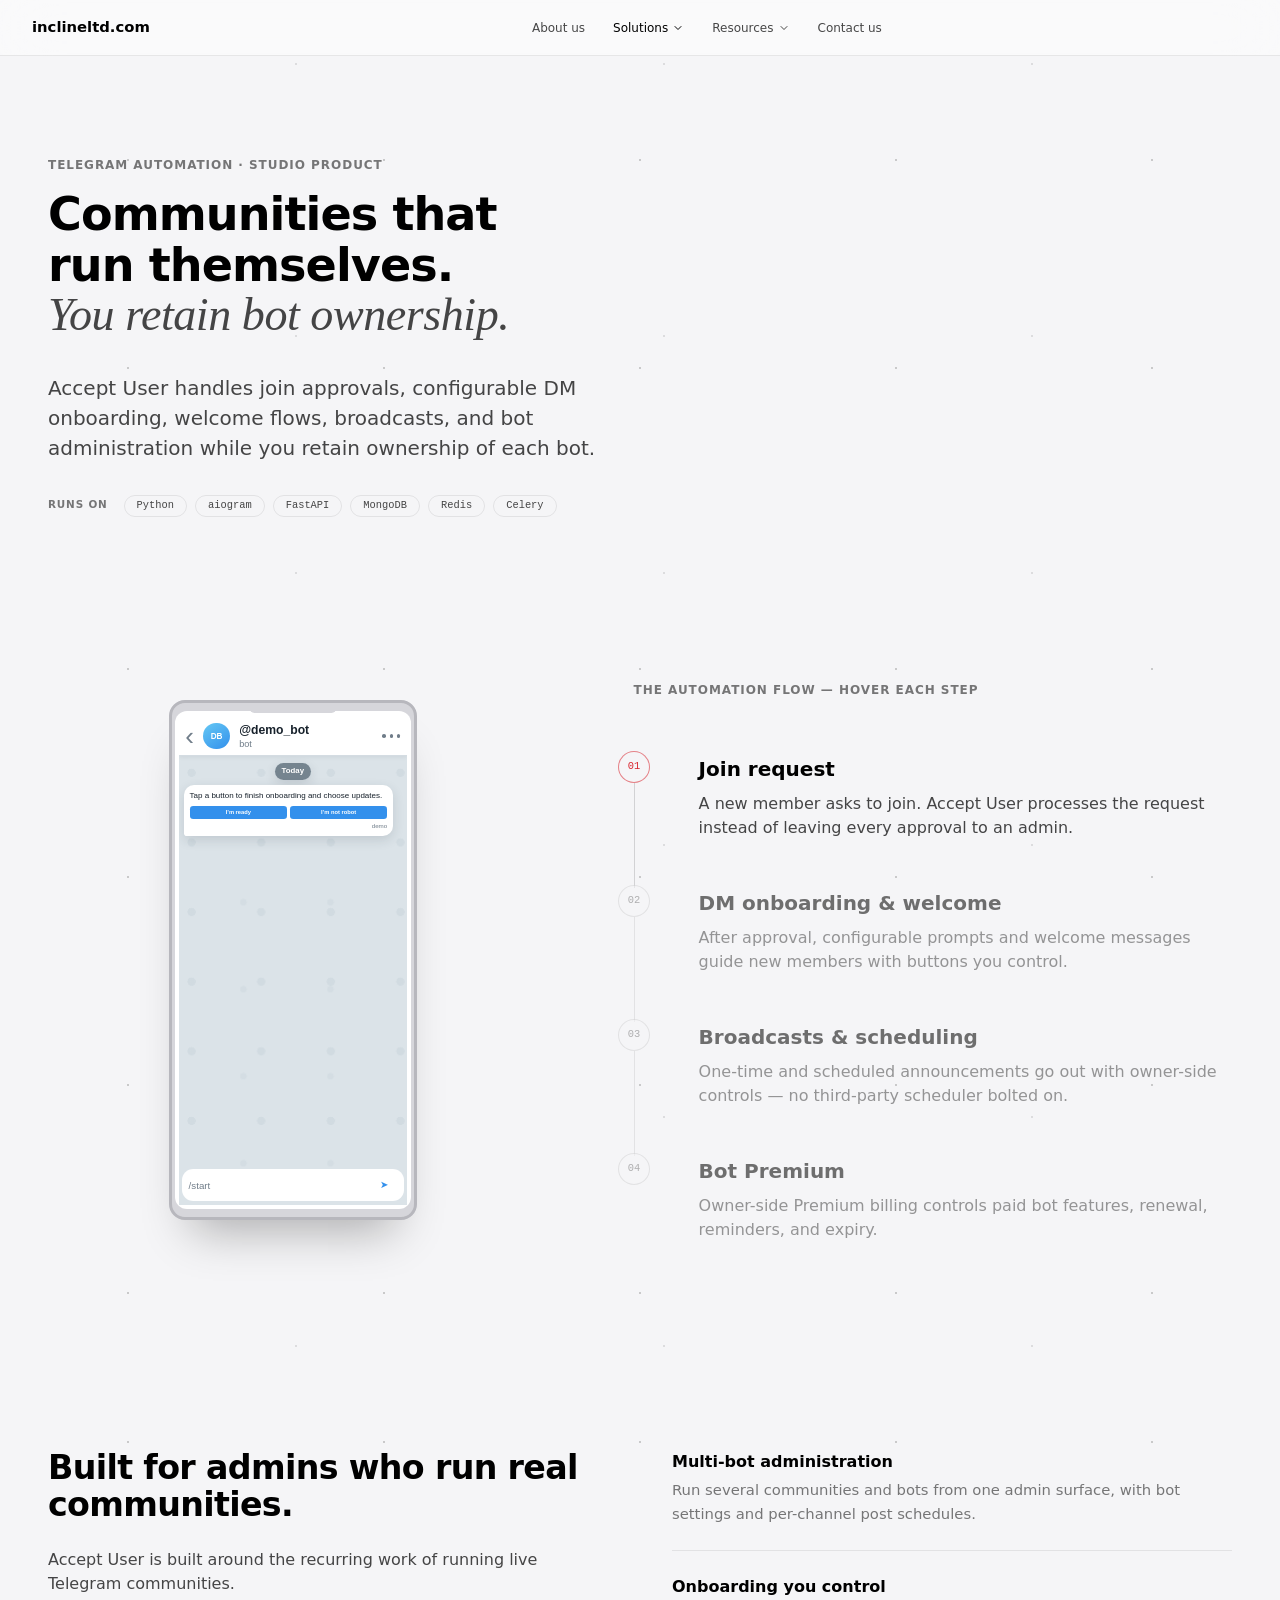
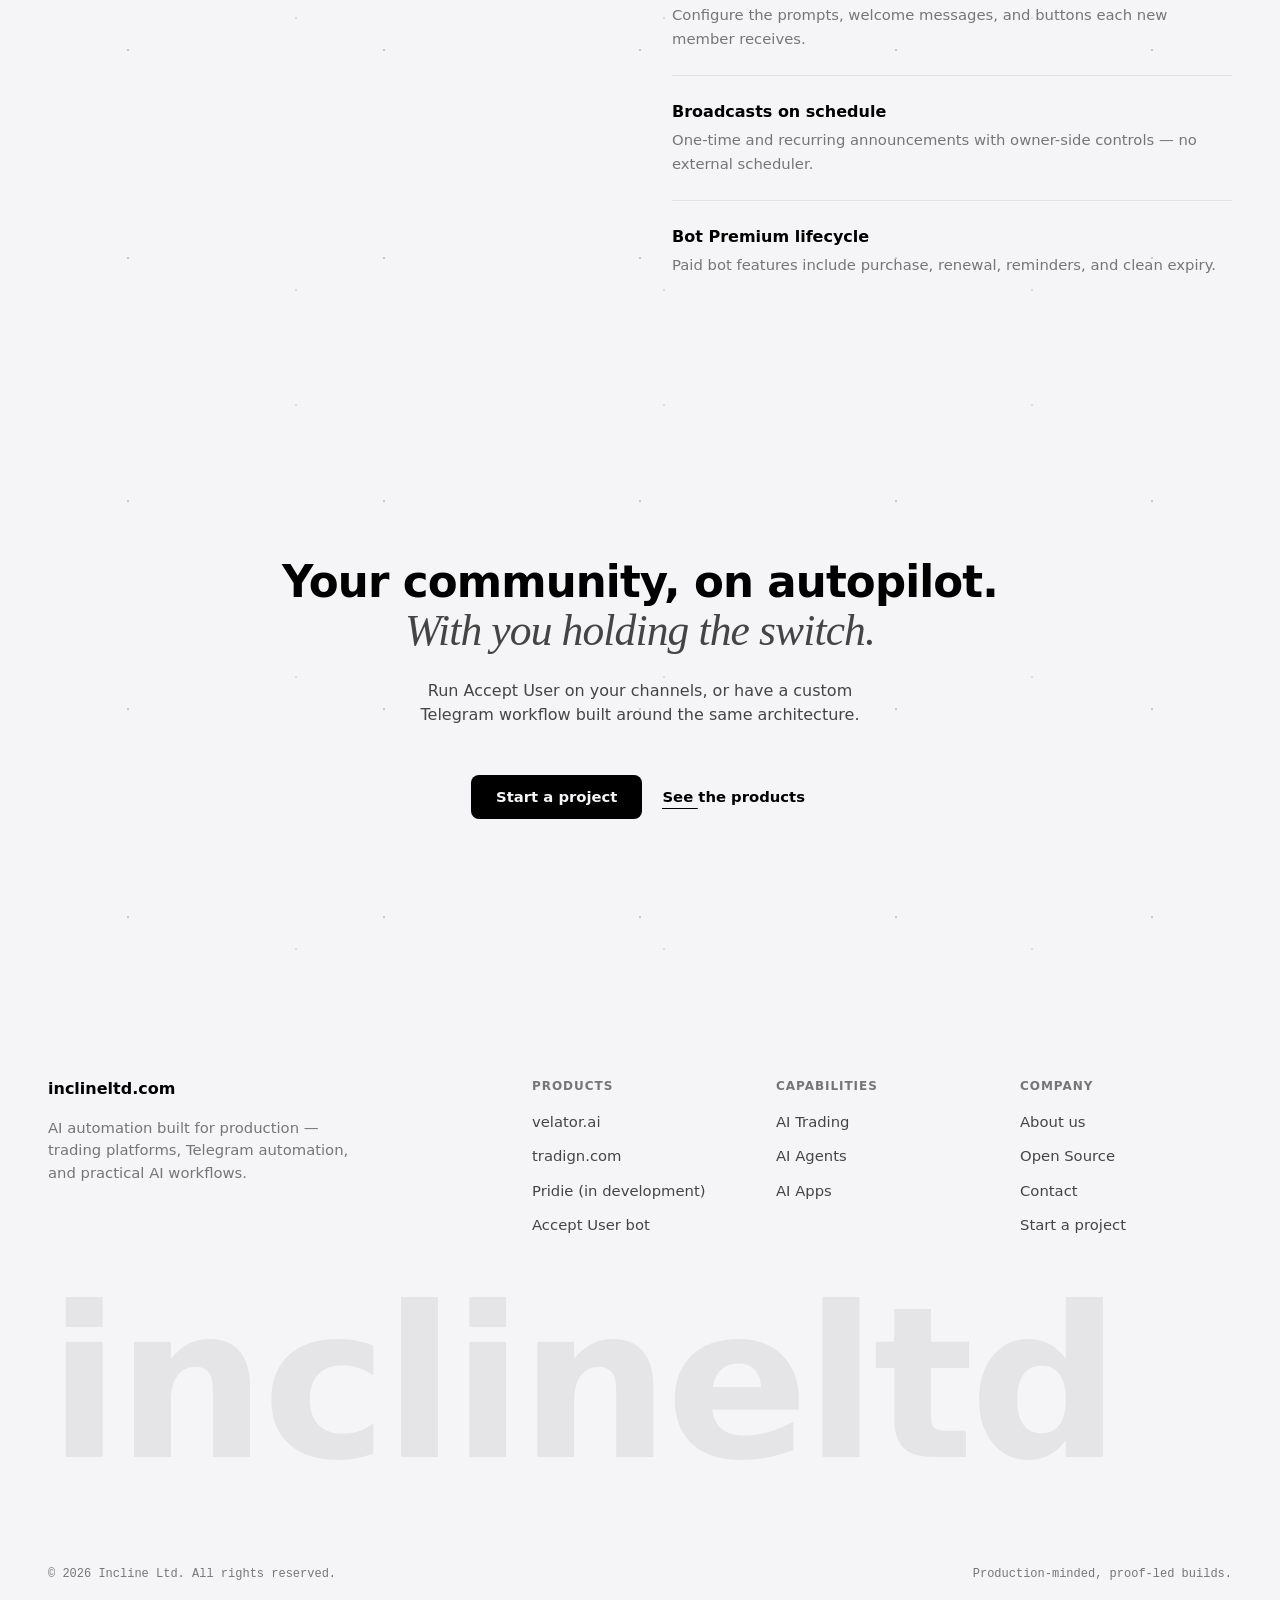
<file: telegram-automation/index.html>
<!doctype html>
<html lang="en">
  <head>
    <meta charset="utf-8" />
    <title>Telegram Automation — inclineltd.com</title>
    <meta name="description" content="Incline runs Telegram automation in production — join approvals, configurable DM onboarding, broadcasts, and multi-bot administration with Accept User." />
    <meta name="robots" content="noindex, nofollow" />
    <link rel="canonical" href="https://inclineltd.com/telegram-automation/" />
    <meta property="og:site_name" content="Incline LTD" />
    <meta property="og:title" content="Telegram Automation — Incline LTD" />
    <meta property="og:description" content="Production Telegram automation for join approvals, DM onboarding, broadcasts, and multi-bot administration." />
    <meta property="og:type" content="website" />
    <meta property="og:url" content="https://inclineltd.com/telegram-automation/" />
    <meta property="og:image" content="https://inclineltd.com/_landing/assets/social-card.png" />
    <meta property="og:image:type" content="image/png" />
    <meta property="og:image:width" content="1200" />
    <meta property="og:image:height" content="630" />
    <meta property="og:image:alt" content="Incline LTD AI product and automation studio" />
    <meta name="twitter:card" content="summary_large_image" />
    <meta name="twitter:title" content="Telegram Automation — Incline LTD" />
    <meta name="twitter:description" content="Production Telegram automation for join approvals, DM onboarding, broadcasts, and multi-bot administration." />
    <meta name="twitter:image" content="https://inclineltd.com/_landing/assets/social-card.png" />
    <meta name="twitter:image:alt" content="Incline LTD AI product and automation studio" />
    <meta name="viewport" content="width=device-width, initial-scale=1" />
    <meta name="color-scheme" content="light dark" />
    <meta name="theme-color" content="#060609" media="(prefers-color-scheme: dark)" />
    <meta name="theme-color" content="#f5f5f7" media="(prefers-color-scheme: light)" />
    <script>
      (() => {
        const theme = matchMedia("(prefers-color-scheme: dark)").matches ? "dark" : "light";

        document.documentElement.setAttribute("data-theme", theme);
        document.documentElement.style.colorScheme = theme;
      })();
    </script>
    <link rel="icon" href="../_landing/assets/favicon.ico" sizes="16x16 32x32 48x48" />
    <link rel="icon" href="../_landing/assets/favicon.svg" type="image/svg+xml" sizes="any" />
    <link rel="stylesheet" href="../_landing/styles/tokens.css" />
    <link rel="stylesheet" href="../_landing/styles/reset.css" />
    <link rel="stylesheet" href="../_landing/styles/primitives.css" />
    <link rel="stylesheet" href="../_landing/styles/components.css?v=20260919-restored" />
    <link rel="stylesheet" href="../_landing/styles/product-proof.css" />
    <link rel="stylesheet" href="../_landing/styles/accept-user-preview.css" />
    <link rel="stylesheet" href="../_landing/styles/sections.css" />
    <script src="../_landing/js/site.js?v=20260919-restored" defer></script>
    <script src="../_landing/js/product-previews/accept-user.js" defer></script>
    <script src="../_landing/js/route-preview.js" defer></script>
    <script src="../_landing/js/case-sync.js" defer></script>
  </head>
  <body>
    <a class="skip-link" href="#main-content">Skip to content</a>
    <header data-site-header></header>

    <section class="site-frame">
      <main id="main-content" class="site-shell__main skip-target" tabindex="-1">
        <section class="page-hero starfield" aria-labelledby="page-title">
          <div class="page-hero__inner">
            <p class="eyebrow">Telegram automation · Studio product</p>
            <h1 id="page-title">
              Communities that run themselves.
              <em>You retain bot ownership.</em>
            </h1>
            <p class="page-hero__lede">Accept User handles join approvals, configurable DM onboarding, welcome flows, broadcasts, and bot administration while you retain ownership of each bot.</p>
            <p class="page-hero__meta" aria-label="Production stack">
              <span class="page-hero__meta-label">Runs on</span>
              <span>Python</span>
              <span>aiogram</span>
              <span>FastAPI</span>
              <span>MongoDB</span>
              <span>Redis</span>
              <span>Celery</span>
            </p>
          </div>
        </section>

        <section class="page-section starfield">
          <div class="page-section__inner">
            <div class="case" data-case-sync>
              <div class="case__device" data-reveal="120">
                <div data-screen-panel="join"><figure class="tp__iphone" aria-label="Mobile preview of the Accept User bot"><div class="tp__iphone-bezel"><div aria-hidden="true" class="tp__iphone-notch"></div><div class="tradign-showcase tp__screen tp__screen--phone" data-product="accept-user"><div class="product-preview-panel product-preview-panel--accept-user" data-product-preview="acceptUser" data-device="phone"></div></div></div></figure></div>
                <div data-screen-panel="welcome" hidden><figure class="tp__macbook" aria-label="Laptop preview of the onboarding editor"><div class="tp__macbook-lid"><div aria-hidden="true" class="tp__macbook-cam"></div><div class="tradign-showcase tp__screen tp__screen--laptop" data-product="accept-user"><div class="product-preview-panel product-preview-panel--accept-user" data-product-preview="acceptUser" data-device="laptop"></div></div></div><figcaption aria-hidden="true" class="tp__macbook-base"></figcaption></figure></div>
                <div data-screen-panel="broadcasts" hidden><figure class="tp__ipad" aria-label="Tablet preview of broadcast scheduling"><div class="tp__ipad-bezel"><div aria-hidden="true" class="tp__ipad-cam"></div><div class="tradign-showcase tp__screen tp__screen--tablet" data-product="accept-user"><div class="product-preview-panel product-preview-panel--accept-user" data-product-preview="acceptUser" data-device="tablet"></div></div></div></figure></div>
                <div data-screen-panel="admin" hidden><figure class="tp__imac" aria-label="Desktop preview of the admin panel"><div class="tp__imac-bezel"><div aria-hidden="true" class="tp__imac-cam"></div><div class="tradign-showcase tp__screen tp__screen--desktop" data-product="accept-user"><div class="product-preview-panel product-preview-panel--accept-user" data-product-preview="acceptUser" data-device="desktop"></div></div></div><figcaption aria-hidden="true" class="tp__imac-chin"><span class="tp__imac-foot"></span></figcaption></figure></div>
              </div>
              <div class="case__copy">
                <p class="eyebrow route-eyebrow">The automation flow — hover each step</p>
                <ol class="step-flow">
                  <li data-step="01" data-screen="join" data-reveal="0">
                    <h3>Join request</h3>
                    <p>A new member asks to join. Accept User processes the request instead of leaving every approval to an admin.</p>
                  </li>
                  <li data-step="02" data-screen="welcome" data-reveal="80">
                    <h3>DM onboarding &amp; welcome</h3>
                    <p>After approval, configurable prompts and welcome messages guide new members with buttons you control.</p>
                  </li>
                  <li data-step="03" data-screen="broadcasts" data-reveal="160">
                    <h3>Broadcasts &amp; scheduling</h3>
                    <p>One-time and scheduled announcements go out with owner-side controls — no third-party scheduler bolted on.</p>
                  </li>
                  <li data-step="04" data-screen="admin" data-reveal="240">
                    <h3>Bot Premium</h3>
                    <p>Owner-side Premium billing controls paid bot features, renewal, reminders, and expiry.</p>
                  </li>
                </ol>
              </div>
            </div>
          </div>
        </section>

        <section class="page-section starfield" aria-labelledby="admin-title">
          <div class="page-section__inner">
            <div class="split">
              <div class="split__lead" data-reveal="0">
                <h2 id="admin-title">Built for admins who run real communities.</h2>
                <p>Accept User is built around the recurring work of running live Telegram communities.</p>
              </div>
              <ol class="split__list">
                <li data-reveal="80">
                  <strong>Multi-bot administration</strong>
                  <span>Run several communities and bots from one admin surface, with bot settings and per-channel post schedules.</span>
                </li>
                <li data-reveal="140">
                  <strong>Onboarding you control</strong>
                  <span>Configure the prompts, welcome messages, and buttons each new member receives.</span>
                </li>
                <li data-reveal="200">
                  <strong>Broadcasts on schedule</strong>
                  <span>One-time and recurring announcements with owner-side controls — no external scheduler.</span>
                </li>
                <li data-reveal="260">
                  <strong>Bot Premium lifecycle</strong>
                  <span>Paid bot features include purchase, renewal, reminders, and clean expiry.</span>
                </li>
              </ol>
            </div>
          </div>
        </section>

        <section class="cta-band starfield" aria-labelledby="tg-cta-title">
          <h2 id="tg-cta-title">
            Your community, on autopilot.
            <em>With you holding the switch.</em>
          </h2>
          <p>Run Accept User on your channels, or have a custom Telegram workflow built around the same architecture.</p>
          <div class="cta-band__actions">
            <a class="button button-inverse" href="../contact/index.html">Start a project</a>
            <a class="text-link" href="../about/index.html#product-proof">See the products</a>
          </div>
        </section>
        <footer class="site-footer" data-site-footer hidden></footer>
      </main>
    </section>
  </body>
</html>
</file>
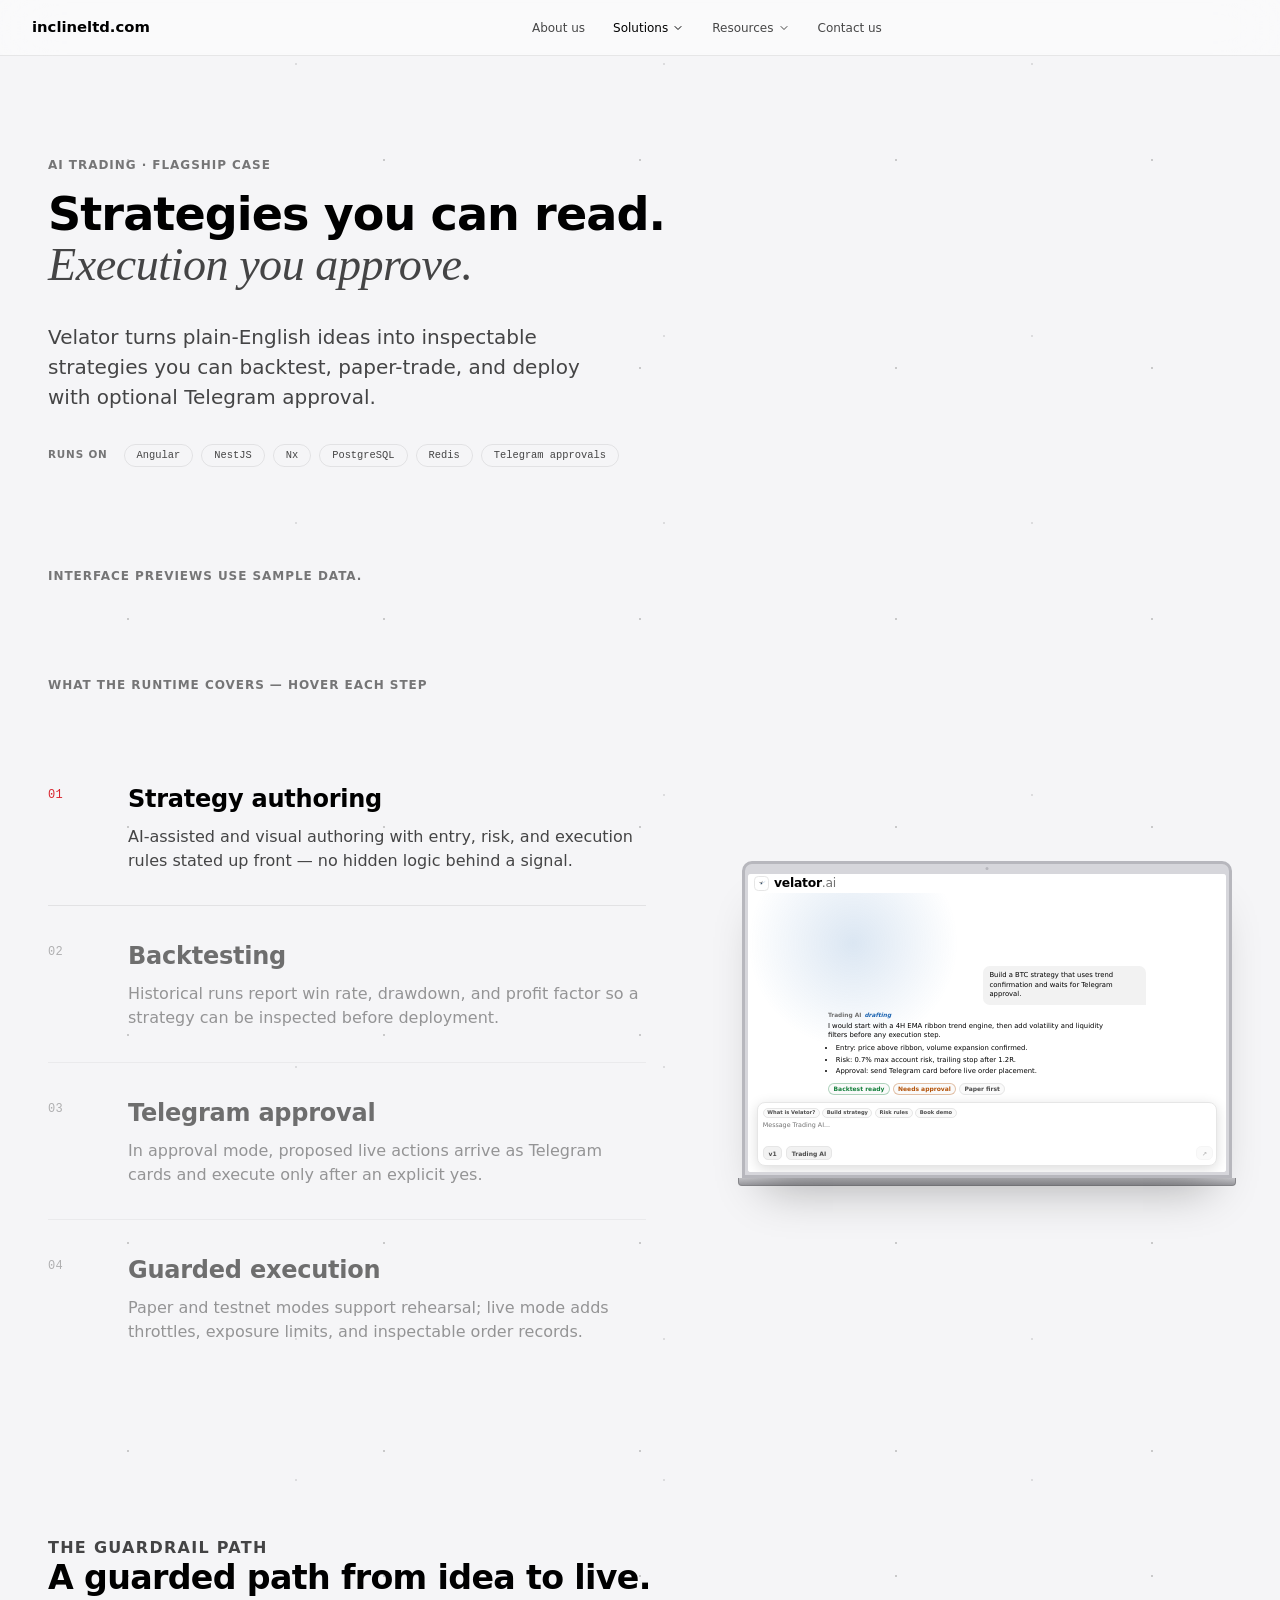
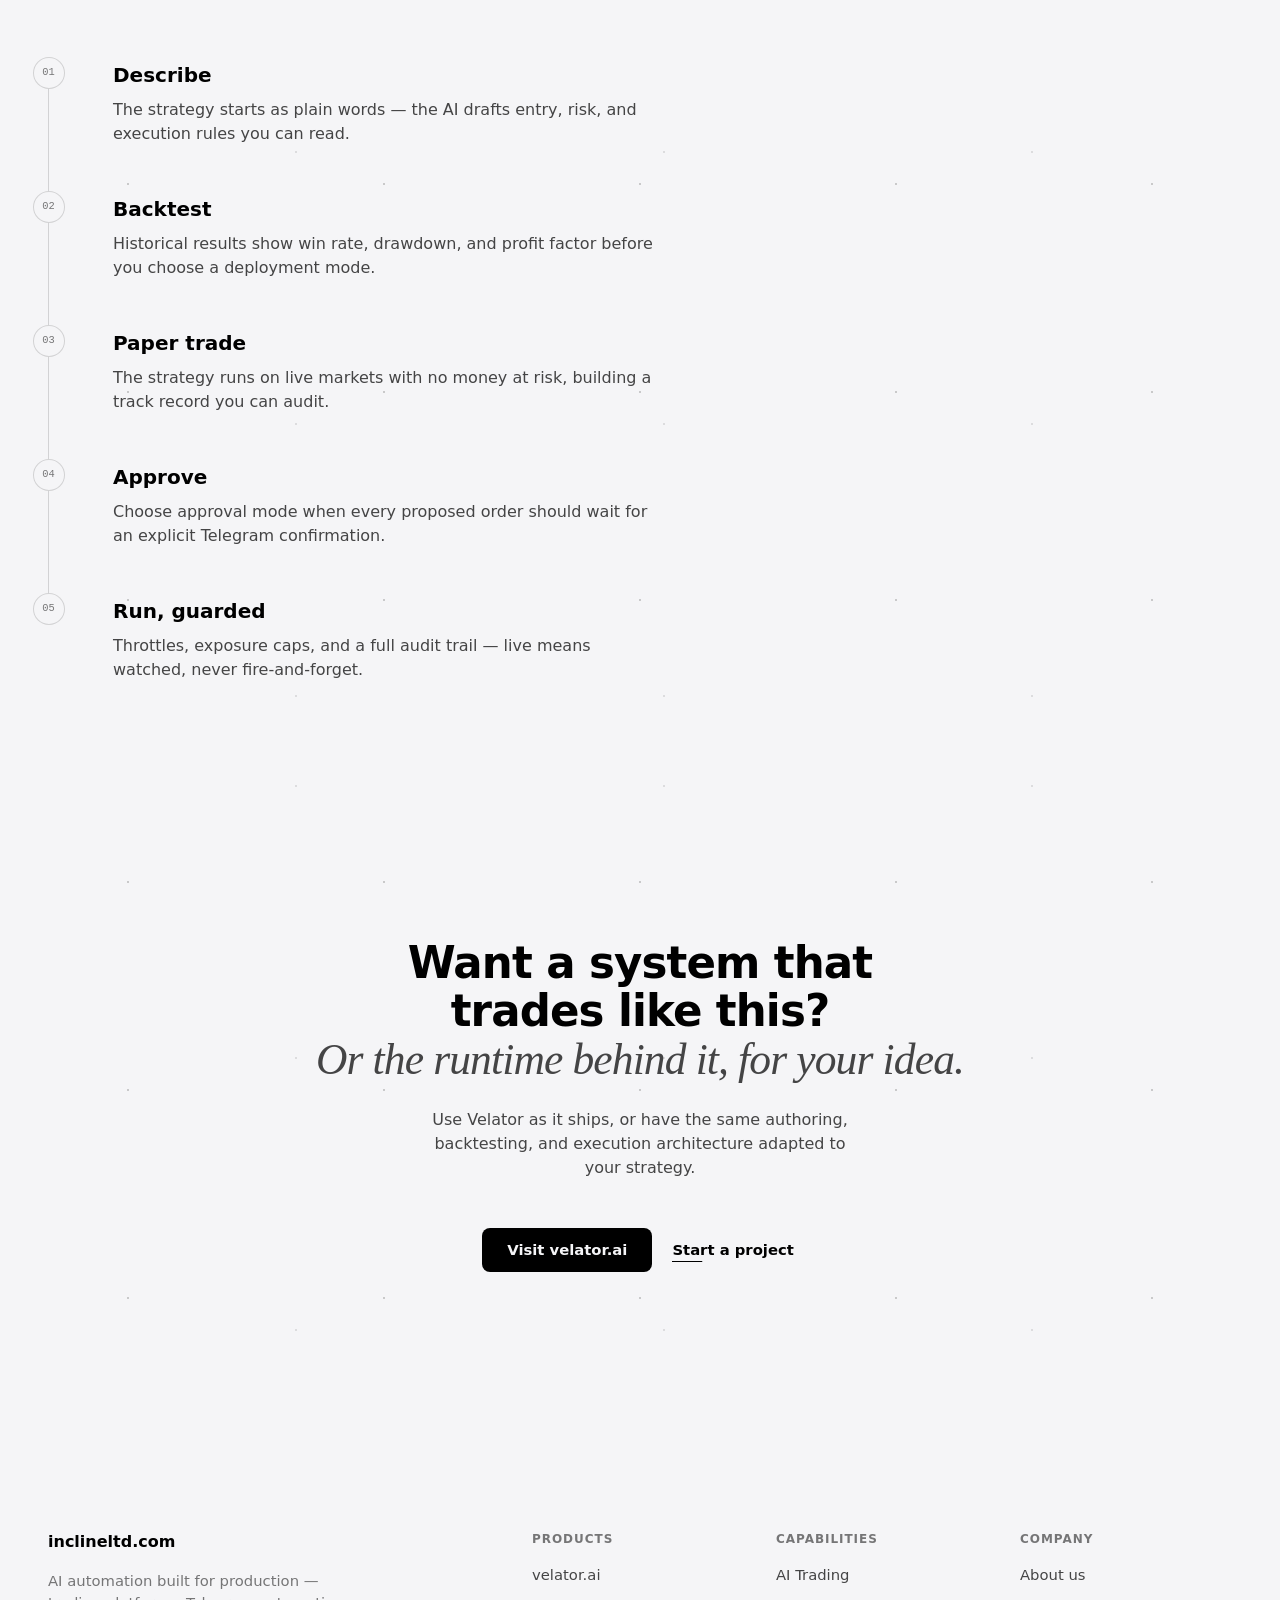
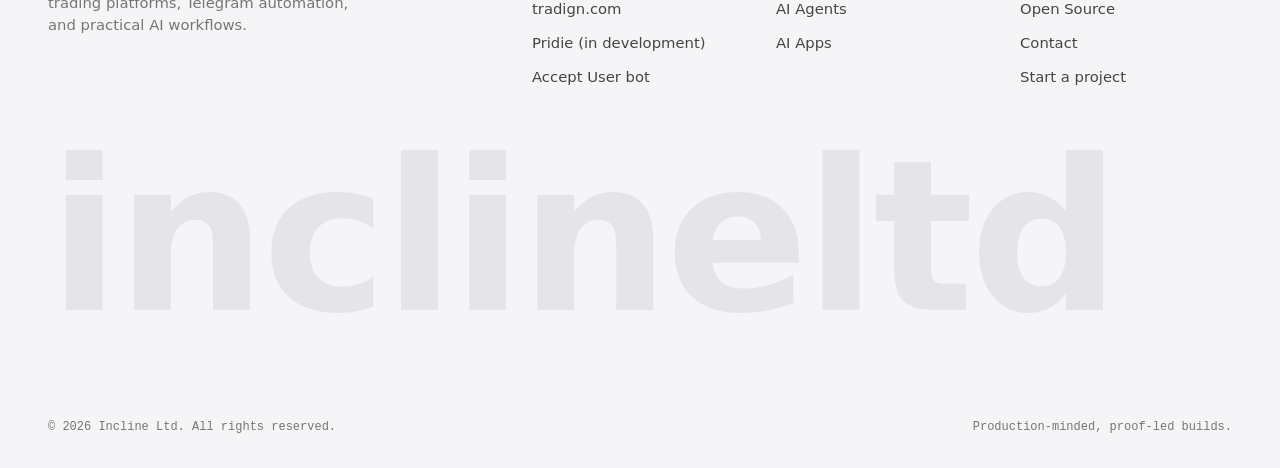
<file: trading-automation/index.html>
<!doctype html>
<html lang="en">
  <head>
    <meta charset="utf-8" />
    <title>AI Trading Systems — inclineltd.com</title>
    <meta name="viewport" content="width=device-width, initial-scale=1" />
    <meta name="description" content="Incline builds AI trading systems — strategy authoring, backtesting, Telegram approval, and guarded execution. Velator is the flagship." />
    <meta name="robots" content="noindex, nofollow" />
    <link rel="canonical" href="https://inclineltd.com/trading-automation/" />
    <meta property="og:site_name" content="Incline LTD" />
    <meta property="og:title" content="AI Trading Systems — Incline LTD" />
    <meta property="og:description" content="Strategy authoring, backtesting, Telegram approval, and guarded execution in one AI trading system." />
    <meta property="og:type" content="website" />
    <meta property="og:url" content="https://inclineltd.com/trading-automation/" />
    <meta property="og:image" content="https://inclineltd.com/_landing/assets/social-card.png" />
    <meta property="og:image:type" content="image/png" />
    <meta property="og:image:width" content="1200" />
    <meta property="og:image:height" content="630" />
    <meta property="og:image:alt" content="Incline LTD AI product and automation studio" />
    <meta name="twitter:card" content="summary_large_image" />
    <meta name="twitter:title" content="AI Trading Systems — Incline LTD" />
    <meta name="twitter:description" content="Strategy authoring, backtesting, Telegram approval, and guarded execution in one AI trading system." />
    <meta name="twitter:image" content="https://inclineltd.com/_landing/assets/social-card.png" />
    <meta name="twitter:image:alt" content="Incline LTD AI product and automation studio" />
    <meta name="color-scheme" content="light dark" />
    <meta name="theme-color" content="#060609" media="(prefers-color-scheme: dark)" />
    <meta name="theme-color" content="#f5f5f7" media="(prefers-color-scheme: light)" />
    <script>
      (() => {
        const theme = matchMedia("(prefers-color-scheme: dark)").matches ? "dark" : "light";

        document.documentElement.setAttribute("data-theme", theme);
        document.documentElement.style.colorScheme = theme;
      })();
    </script>
    <link rel="icon" href="../_landing/assets/favicon.ico" sizes="16x16 32x32 48x48" />
    <link rel="icon" href="../_landing/assets/favicon.svg" type="image/svg+xml" sizes="any" />
    <link rel="stylesheet" href="../_landing/styles/tokens.css" />
    <link rel="stylesheet" href="../_landing/styles/reset.css" />
    <link rel="stylesheet" href="../_landing/styles/primitives.css" />
    <link rel="stylesheet" href="../_landing/styles/components.css?v=20260919-restored" />
    <link rel="stylesheet" href="../_landing/styles/product-proof.css" />
    <link rel="stylesheet" href="../_landing/styles/sections.css" />
    <script src="../_landing/js/site.js?v=20260919-restored" defer></script>
    <script src="../_landing/js/case-sync.js" defer></script>
  </head>
  <body>
    <a class="skip-link" href="#main-content">Skip to content</a>
    <header data-site-header></header>

    <section class="site-frame">
      <main id="main-content" class="site-shell__main skip-target" tabindex="-1">
        <section class="page-hero starfield" aria-labelledby="page-title">
          <div class="page-hero__inner">
            <p class="eyebrow">AI Trading · Flagship case</p>
            <h1 id="page-title">
              Strategies you can read.
              <em>Execution you approve.</em>
            </h1>
            <p class="page-hero__lede">Velator turns plain-English ideas into inspectable strategies you can backtest, paper-trade, and deploy with optional Telegram approval.</p>
            <p class="page-hero__meta" aria-label="Production stack">
              <span class="page-hero__meta-label">Runs on</span>
              <span>Angular</span>
              <span>NestJS</span>
              <span>Nx</span>
              <span>PostgreSQL</span>
              <span>Redis</span>
              <span>Telegram approvals</span>
            </p>
          </div>
        </section>

        <section class="page-section starfield">
          <div class="page-section__inner">
            <p class="eyebrow route-eyebrow">Interface previews use sample data.</p>
            <div class="case case--reverse" data-case-sync>
              <div class="case__copy">
                <p class="eyebrow route-eyebrow">What the runtime covers — hover each step</p>
                <ol class="spec-list">
                  <li data-screen="authoring" data-reveal="0">
                    <span class="spec-list__index">01</span>
                    <div>
                      <h3>Strategy authoring</h3>
                      <p>AI-assisted and visual authoring with entry, risk, and execution rules stated up front — no hidden logic behind a signal.</p>
                    </div>
                  </li>
                  <li data-screen="backtesting" data-reveal="80">
                    <span class="spec-list__index">02</span>
                    <div>
                      <h3>Backtesting</h3>
                      <p>Historical runs report win rate, drawdown, and profit factor so a strategy can be inspected before deployment.</p>
                    </div>
                  </li>
                  <li data-screen="approval" data-reveal="160">
                    <span class="spec-list__index">03</span>
                    <div>
                      <h3>Telegram approval</h3>
                      <p>In approval mode, proposed live actions arrive as Telegram cards and execute only after an explicit yes.</p>
                    </div>
                  </li>
                  <li data-screen="execution" data-reveal="240">
                    <span class="spec-list__index">04</span>
                    <div>
                      <h3>Guarded execution</h3>
                      <p>Paper and testnet modes support rehearsal; live mode adds throttles, exposure limits, and inspectable order records.</p>
                    </div>
                  </li>
                </ol>
              </div>
              <div class="case__device" data-reveal="120">
                <div data-screen-panel="authoring"><figure aria-label="Laptop preview of a Velator strategy" class="tp__macbook"><div class="tp__macbook-lid"><div aria-hidden="true" class="tp__macbook-cam"></div><div class="tradign-showcase tp__screen tp__screen--laptop"><header class="app-header app-header--compact"><div class="app-header__left"><button type="button" aria-label="Velator menu" class="sidebar-toggle"><svg viewBox="0 0 100 100" xmlns="http://www.w3.org/2000/svg" aria-hidden="true" class="sidebar-toggle__clock"><polygon points="58,20 55.5,54 42,58 47.5,47" class="sidebar-toggle__hand--hour"></polygon><polygon points="19,31 52,45 57,57 45,52" class="sidebar-toggle__hand--minute"></polygon><line x1="37.5" y1="57.3" x2="86.4" y2="29" class="sidebar-toggle__hand--second"></line><circle cx="50" cy="50" r="3.5" class="sidebar-toggle__pin"></circle></svg></button><a href="https://velator.ai/chat" aria-label="Open velator.ai AI chat" class="brand"><span class="brand__name">velator</span><span class="brand__tld">.ai</span></a></div></header><section aria-label="Trading AI chat preview" class="device-ai-chat"><div class="device-ai-chat__conversation"><div data-chat-thread="" role="log" aria-live="polite" aria-relevant="additions" class="device-ai-chat__thread"><div class="device-ai-chat__message-row device-ai-chat__message-row--user"><div class="device-ai-chat__message device-ai-chat__message--user"><div class="device-ai-chat__content"><p>Build a BTC strategy that uses trend confirmation and waits for Telegram approval.</p></div></div></div><div class="device-ai-chat__message-row device-ai-chat__message-row--assistant"><div class="device-ai-chat__message device-ai-chat__message--assistant"><p class="device-ai-chat__from-row"> Trading AI <span>drafting</span></p><div class="device-ai-chat__content"><p>I would start with a 4H EMA ribbon trend engine, then add volatility and liquidity filters before any execution step.</p><ul><li>Entry: price above ribbon, volume expansion confirmed.</li><li>Risk: 0.7% max account risk, trailing stop after 1.2R.</li><li>Approval: send Telegram card before live order placement.</li></ul></div></div></div><div class="device-ai-chat__insights"><span class="device-ai-chat__insight device-ai-chat__insight--good">Backtest ready</span><span class="device-ai-chat__insight device-ai-chat__insight--warn">Needs approval</span><span class="device-ai-chat__insight">Paper first</span></div></div></div><form class="device-ai-chat__composer"><div aria-label="Demo prompts" class="device-ai-chat__faq"><button type="button"> What is Velator? </button><button type="button"> Build strategy </button><button type="button"> Risk rules </button><button type="button"> Book demo </button></div><textarea aria-label="Message Trading AI" placeholder="Message Trading AI..." rows="2" class="device-ai-chat__input"></textarea><div class="device-ai-chat__toolbar"><span>v1</span><span>Trading AI</span><button type="submit" aria-label="Send demo prompt" disabled=""><span aria-hidden="true">↗</span></button></div></form></section></div></div><figcaption aria-hidden="true" class="tp__macbook-base"></figcaption></figure></div>
                <div data-screen-panel="backtesting" hidden><figure aria-label="Tablet preview of Velator analytics and trades" class="tp__ipad"><div class="tp__ipad-bezel"><div aria-hidden="true" class="tp__ipad-cam"></div><div class="tradign-showcase tp__screen tp__screen--tablet"><header class="app-header app-header--device app-header--tablet-device"><div class="app-header__left"><button type="button" aria-label="Velator menu" class="sidebar-toggle"><svg viewBox="0 0 100 100" xmlns="http://www.w3.org/2000/svg" aria-hidden="true" class="sidebar-toggle__clock"><polygon points="58,20 55.5,54 42,58 47.5,47" class="sidebar-toggle__hand--hour"></polygon><polygon points="19,31 52,45 57,57 45,52" class="sidebar-toggle__hand--minute"></polygon><line x1="37.5" y1="57.3" x2="86.4" y2="29" class="sidebar-toggle__hand--second"></line><circle cx="50" cy="50" r="3.5" class="sidebar-toggle__pin"></circle></svg></button><a href="https://velator.ai/" aria-label="Open velator.ai landing page" class="brand"><span class="brand__name">velator</span><span class="brand__tld">.ai</span></a></div></header><div class="ipad-proof"><div class="card summary-card summary-card--risk"><div class="card__header"><h3 class="card__title">Risk Snapshot</h3><span class="card__hint">normalized</span></div><div class="risk-visual"><svg viewBox="0 0 220 215" role="img" aria-label="Risk Snapshot" class="radar-chart"><polygon points="110,12 198,76 164,179 56,179 22,76" fill="none" stroke="var(--bdr-2)" stroke-width="0.65" stroke-dasharray="3 4"></polygon><polygon points="110,43 169,86 146,155 74,155 51,86" fill="none" stroke="var(--bdr-2)" stroke-width="0.65" stroke-dasharray="3 4"></polygon><polygon fill="var(--accent-subtle)" stroke="var(--accent)" stroke-width="1.6" points="110.0,51.8 180.6,73.1 129.6,123.0 77.1,141.3 83.5,87.4"></polygon><text x="110" y="14" text-anchor="middle" class="radar-label">Win Rate</text><text x="184" y="82" text-anchor="middle" class="radar-label">PF</text><text x="158" y="188" text-anchor="middle" class="radar-label">Edge</text><text x="60" y="188" text-anchor="middle" class="radar-label">Avg R</text><text x="23" y="82" text-anchor="middle" class="radar-label">Low DD</text></svg></div></div><div class="card summary-card summary-card--pnl"><div class="card__header"><h3 class="card__title">Strategy P&amp;L</h3><span class="card__hint">illustrative data</span></div><div class="pnl-chart-mini"><svg preserveAspectRatio="xMidYMid meet" class="pnl-chart" viewBox="0 0 620 245"><defs><linearGradient id="ipadBarGrad" x1="0" y1="0" x2="0" y2="1"><stop offset="0%" stop-color="var(--txt-3)"></stop><stop offset="100%" stop-color="var(--txt-3)" stop-opacity="0.8"></stop></linearGradient></defs><line stroke="var(--bdr-1)" stroke-width="0.5" stroke-dasharray="4 3" x1="70" y1="30" x2="598" y2="30"></line><text text-anchor="end" dominant-baseline="middle" class="pnl-chart__axis" x="66" y="30"> +24% </text><line stroke="var(--bdr-1)" stroke-width="0.5" stroke-dasharray="4 3" x1="70" y1="75.25" x2="598" y2="75.25"></line><text text-anchor="end" dominant-baseline="middle" class="pnl-chart__axis" x="66" y="75.25"> +18% </text><line stroke="var(--bdr-1)" stroke-width="0.5" stroke-dasharray="4 3" x1="70" y1="120.5" x2="598" y2="120.5"></line><text text-anchor="end" dominant-baseline="middle" class="pnl-chart__axis" x="66" y="120.5"> +12% </text><line stroke="var(--bdr-1)" stroke-width="0.5" stroke-dasharray="4 3" x1="70" y1="165.75" x2="598" y2="165.75"></line><text text-anchor="end" dominant-baseline="middle" class="pnl-chart__axis" x="66" y="165.75"> +6% </text><line class="pnl-chart__zero" x1="70" y1="211" x2="598" y2="211"></line><rect fill="url(#ipadBarGrad)" rx="3" ry="3" x="100.36" y="173.26357272729834" width="71.28" height="37.73642727270167"></rect><text text-anchor="middle" class="pnl-chart__val" x="136" y="169.26357272729834"> +4.2% </text><text text-anchor="middle" class="pnl-chart__xlabel" x="136" y="227"> 4H EMA Ribbon </text><rect fill="url(#ipadBarGrad)" rx="3" ry="3" x="232.36" y="54.965517241379274" width="71.28" height="156.03448275862073"></rect><text text-anchor="middle" class="pnl-chart__val" x="268" y="50.965517241379274"> +17.5% </text><text text-anchor="middle" class="pnl-chart__xlabel" x="268" y="227"> 1D EMA Cross </text><rect fill="url(#ipadBarGrad)" rx="3" ry="3" x="364.36" y="111.07187575700385" width="71.28" height="99.92812424299615"></rect><text text-anchor="middle" class="pnl-chart__val" x="400" y="107.07187575700385"> +11.2% </text><text text-anchor="middle" class="pnl-chart__xlabel" x="400" y="227"> 1D Triple MA </text><rect fill="url(#ipadBarGrad)" rx="3" ry="3" x="496.36" y="163.49150219143817" width="71.28" height="47.50849780856183"></rect><text text-anchor="middle" class="pnl-chart__val" x="532" y="159.49150219143817"> +5.3% </text><text text-anchor="middle" class="pnl-chart__xlabel" x="532" y="227"> 1D SAR </text></svg></div></div><div class="ipad-proof__tile"><span class="ipad-proof__label">Win Rate</span><strong>60%</strong></div><div class="ipad-proof__tile"><span class="ipad-proof__label">Profit Factor</span><strong>1.56</strong></div><div class="ipad-proof__tile"><span class="ipad-proof__label">Max DD</span><strong class="ipad-proof__value--negative">12.5%</strong></div></div></div></div></figure></div>
                <div data-screen-panel="approval" hidden><figure aria-label="Mobile preview of Velator pulse" class="tp__iphone"><div class="tp__iphone-bezel"><div aria-hidden="true" class="tp__iphone-notch"></div><div class="tradign-showcase tp__screen tp__screen--phone"><header class="app-header app-header--device app-header--phone-device"><div class="app-header__left"><button type="button" aria-label="Velator menu" class="sidebar-toggle"><svg viewBox="0 0 100 100" xmlns="http://www.w3.org/2000/svg" aria-hidden="true" class="sidebar-toggle__clock"><polygon points="58,20 55.5,54 42,58 47.5,47" class="sidebar-toggle__hand--hour"></polygon><polygon points="19,31 52,45 57,57 45,52" class="sidebar-toggle__hand--minute"></polygon><line x1="37.5" y1="57.3" x2="86.4" y2="29" class="sidebar-toggle__hand--second"></line><circle cx="50" cy="50" r="3.5" class="sidebar-toggle__pin"></circle></svg></button><a href="https://velator.ai/" aria-label="Open velator.ai landing page" class="brand"><span class="brand__name">velator</span><span class="brand__tld">.ai</span></a></div></header><div class="pulse pulse--phone"><div class="pulse__card pulse__card--fg" data-mood="extreme-fear"><span class="pulse__label">Fear &amp; Greed</span><div class="fg fg--compact" data-mood="extreme-fear"><div aria-hidden="true" class="fg__particles"><span class="fg__particle fg__particle--1"></span><span class="fg__particle fg__particle--2"></span><span class="fg__particle fg__particle--3"></span><span class="fg__particle fg__particle--4"></span><span class="fg__particle fg__particle--5"></span><span class="fg__particle fg__particle--6"></span></div><div class="fg__cluster"><div class="fg__bubble fg__bubble--cmp fg__bubble--cmp-0" style="--bubble-scale: 1.0262499999999999; --bubble-color: var(--warning); --bubble-color-rgb: var(--warning-rgb);"><span class="fg__bubble-val">33</span><span class="fg__bubble-lbl">Yest</span></div><div class="fg__bubble fg__bubble--cmp fg__bubble--cmp-1" style="--bubble-scale: 0.9824999999999999; --bubble-color: var(--warning); --bubble-color-rgb: var(--warning-rgb);"><span class="fg__bubble-val">26</span><span class="fg__bubble-lbl">7D</span></div><div class="fg__bubble fg__bubble--cmp fg__bubble--cmp-2" style="--bubble-scale: 0.8637499999999999; --bubble-color: var(--error); --bubble-color-rgb: var(--error-rgb);"><span class="fg__bubble-val">7</span><span class="fg__bubble-lbl">30D</span></div><div class="fg__bubble fg__bubble--main"><div class="fg__pulse-ring"></div><div class="fg__pulse-ring fg__pulse-ring--delay"></div><div class="fg__bubble-core"><span class="fg__main-val">23</span><span class="fg__main-class" style="color: var(--error);">Extreme Fear</span></div></div></div><div class="fg__title"><span class="fg__title-text">Fear &amp; Greed</span><span class="fg__title-sub">Index</span></div></div></div><div class="pulse__card pulse__card--stats"><span class="pulse__label">Illustrative demo</span><div class="pulse__metrics"><div class="pulse__metric"><span class="pulse__metric-val"><span aria-hidden="true" class="pulse__dot"></span> 6 </span><span class="pulse__metric-label">Active</span><span class="pulse__metric-dir"><span class="pulse__up">4L</span><span class="pulse__dn">2S</span></span></div><span class="pulse__sep"></span><div class="pulse__metric"><span class="pulse__metric-val pulse__up">+11.3%</span><span class="pulse__metric-label">Sample P&amp;L</span></div><span class="pulse__sep"></span><div class="pulse__metric"><span class="pulse__metric-val">SOL</span><span class="pulse__metric-label">Last</span><span class="pulse__metric-dir pulse__dn">+2.73%</span></div></div></div><div class="pulse__card pulse__card--news"><div class="pulse__news-head"><span class="pulse__label">Latest News</span><div class="pulse__nav"><button type="button" aria-label="Previous news" class="pulse__nav-btn">‹</button><span class="pulse__nav-cnt">1/3</span><button type="button" aria-label="Next news" class="pulse__nav-btn">›</button></div></div><div class="pulse__news"><div class="pulse__news-row"><span class="pulse__news-dot" data-s="neutral"></span><div class="pulse__news-body"><span class="pulse__news-title">Bitcoin risk narrows while AI filters keep exposure selective</span><span class="pulse__news-desc">Volatility remains elevated, but approval rules are only allowing high-quality trend continuation setups.</span></div></div><div class="pulse__news-footer"><span class="pulse__news-time">1h</span><span class="pulse__news-coin">BTC</span></div></div><div class="pulse__bar-row"><div class="pulse__bar-track"><div class="pulse__bar-fill" style="width: 23%;"></div><div class="pulse__bar-thumb" style="left: 23%;"><div class="pulse__bar-dot"></div></div></div><div class="pulse__bar-labels"><span class="pulse__bar-lbl pulse__bar-lbl--fear">0 — Extreme Fear</span><span class="pulse__bar-badge" data-mood="extreme-fear"> 23 — Extreme Fear </span><span class="pulse__bar-lbl pulse__bar-lbl--greed">Extreme Greed — 100</span></div></div></div></div></div></div></figure></div>
                <div data-screen-panel="execution" hidden><figure aria-label="Desktop preview of velator.ai" class="tp__imac"><div class="tp__imac-bezel"><div aria-hidden="true" class="tp__imac-cam"></div><div class="tradign-showcase tp__screen tp__screen--desktop"><div class="tp__zoom"><header class="app-header"><div class="app-header__left"><button type="button" aria-label="Velator menu" class="sidebar-toggle"><svg viewBox="0 0 100 100" xmlns="http://www.w3.org/2000/svg" aria-hidden="true" class="sidebar-toggle__clock"><polygon points="58,20 55.5,54 42,58 47.5,47" class="sidebar-toggle__hand--hour"></polygon><polygon points="19,31 52,45 57,57 45,52" class="sidebar-toggle__hand--minute"></polygon><line x1="37.5" y1="57.3" x2="86.4" y2="29" class="sidebar-toggle__hand--second"></line><circle cx="50" cy="50" r="3.5" class="sidebar-toggle__pin"></circle></svg></button><a href="https://velator.ai/" aria-label="Open velator.ai landing page" class="brand"><span class="brand__name">velator</span><span class="brand__tld">.ai</span></a></div><nav aria-label="Strategy sets" class="app-header__nav"><ul class="strategies-nav"><li class="strategies-nav__item strategies-nav__item--active-root"><button type="button" class="strategies-nav__link"> Core Trends </button><button type="button" aria-label="Open strategy set" class="strategies-nav__toggle"><span aria-hidden="true">⌄</span></button></li><li class="strategies-nav__item"><button type="button" class="strategies-nav__link"> Clean Reversion </button><button type="button" aria-label="Open strategy set" class="strategies-nav__toggle"><span aria-hidden="true">⌄</span></button></li><li class="strategies-nav__item"><button type="button" class="strategies-nav__link"> Active Execution </button><button type="button" aria-label="Open strategy set" class="strategies-nav__toggle"><span aria-hidden="true">⌄</span></button></li><li class="strategies-nav__item"><button type="button" class="strategies-nav__link"> Expansion &amp; Breakout </button><button type="button" aria-label="Open strategy set" class="strategies-nav__toggle"><span aria-hidden="true">⌄</span></button></li></ul></nav></header><div class="app-layout__body tradign-shell"><div class="app-layout__sidebar app-layout__sidebar--open"><nav aria-label="Strategy overview navigation" class="sidebar main-sidebar"><div aria-label="Surface selector" class="main-sidebar__surface-switch"><div class="main-sidebar__market-switch"><div role="group" aria-label="Select market" class="seg-switch"><button type="button" class="seg-switch__btn seg-switch__btn--active"> Crypto </button><button type="button" class="seg-switch__btn"> Forex </button></div></div></div><div class="sidebar__card"><div class="sidebar__card-header"><span class="sidebar__card-title">Overview</span></div><div class="main-sidebar__links"><button type="button" class="main-sidebar__link main-sidebar__link--active">All Strategies</button><button type="button" class="main-sidebar__link main-sidebar__link--active"> Core Trends </button><button type="button" class="main-sidebar__link"> Clean Reversion </button><button type="button" class="main-sidebar__link"> Active Execution </button><button type="button" class="main-sidebar__link"> Expansion &amp; Breakout </button></div></div><div class="sidebar__card"><div class="sidebar__card-header"><div class="main-sidebar__header-info"><span class="sidebar__card-title">Core Trends</span><span class="main-sidebar__meta">4 strategies</span></div><span class="main-sidebar__jump">Open</span></div><div class="main-sidebar__strategy-list"><button type="button" class="main-sidebar__strategy"> 4H EMA Ribbon Trend </button><button type="button" class="main-sidebar__strategy main-sidebar__strategy--active"> 1D EMA Cross </button><button type="button" class="main-sidebar__strategy"> 1D Triple MA </button><button type="button" class="main-sidebar__strategy"> 1D Parabolic SAR </button></div></div></nav></div><div class="app-layout__overview"><div id="top" class="main-overview"><section class="main-overview__pulse-section"><div class="pulse"><div class="pulse__card pulse__card--fg" data-mood="extreme-fear"><span class="pulse__label">Fear &amp; Greed</span><div class="fg" data-mood="extreme-fear"><div aria-hidden="true" class="fg__particles"><span class="fg__particle fg__particle--1"></span><span class="fg__particle fg__particle--2"></span><span class="fg__particle fg__particle--3"></span><span class="fg__particle fg__particle--4"></span><span class="fg__particle fg__particle--5"></span><span class="fg__particle fg__particle--6"></span></div><div class="fg__cluster"><div class="fg__bubble fg__bubble--cmp fg__bubble--cmp-0" style="--bubble-scale: 1.0262499999999999; --bubble-color: var(--warning); --bubble-color-rgb: var(--warning-rgb);"><span class="fg__bubble-val">33</span><span class="fg__bubble-lbl">Yest</span></div><div class="fg__bubble fg__bubble--cmp fg__bubble--cmp-1" style="--bubble-scale: 0.9824999999999999; --bubble-color: var(--warning); --bubble-color-rgb: var(--warning-rgb);"><span class="fg__bubble-val">26</span><span class="fg__bubble-lbl">7D</span></div><div class="fg__bubble fg__bubble--cmp fg__bubble--cmp-2" style="--bubble-scale: 0.8637499999999999; --bubble-color: var(--error); --bubble-color-rgb: var(--error-rgb);"><span class="fg__bubble-val">7</span><span class="fg__bubble-lbl">30D</span></div><div class="fg__bubble fg__bubble--main"><div class="fg__pulse-ring"></div><div class="fg__pulse-ring fg__pulse-ring--delay"></div><div class="fg__bubble-core"><span class="fg__main-val">23</span><span class="fg__main-class" style="color: var(--error);">Extreme Fear</span></div></div></div><div class="fg__title"><span class="fg__title-text">Fear &amp; Greed</span><span class="fg__title-sub">Index</span></div></div></div><div class="pulse__card pulse__card--stats"><span class="pulse__label">Illustrative demo</span><div class="pulse__metrics"><div class="pulse__metric"><span class="pulse__metric-val"><span aria-hidden="true" class="pulse__dot"></span> 6 </span><span class="pulse__metric-label">Active</span><span class="pulse__metric-dir"><span class="pulse__up">4L</span><span class="pulse__dn">2S</span></span></div><span class="pulse__sep"></span><div class="pulse__metric"><span class="pulse__metric-val pulse__up">+11.3%</span><span class="pulse__metric-label">Sample P&amp;L</span></div><span class="pulse__sep"></span><div class="pulse__metric"><span class="pulse__metric-val">SOL</span><span class="pulse__metric-label">Last</span><span class="pulse__metric-dir pulse__dn">+2.73%</span></div></div></div><div class="pulse__card pulse__card--news"><div class="pulse__news-head"><span class="pulse__label">Latest News</span><div class="pulse__nav"><button type="button" aria-label="Previous news" class="pulse__nav-btn nav-icon-btn">‹</button><span class="pulse__nav-cnt">1/3</span><button type="button" aria-label="Next news" class="pulse__nav-btn nav-icon-btn">›</button></div></div><div class="pulse__news"><div class="pulse__news-row"><span class="pulse__news-dot" data-s="neutral"></span><div class="pulse__news-body"><span class="pulse__news-title">Bitcoin risk narrows while AI filters keep exposure selective</span><span class="pulse__news-desc">Volatility remains elevated, but approval rules are only allowing high-quality trend continuation setups.</span></div></div><div class="pulse__news-footer"><span class="pulse__news-time">1h</span><span class="pulse__news-coin">BTC</span></div></div><div class="pulse__bar-row"><div class="pulse__bar-track"><div class="pulse__bar-fill" style="width: 23%;"></div><div class="pulse__bar-thumb" style="left: 23%;"><div class="pulse__bar-dot"></div></div></div><div class="pulse__bar-labels"><span class="pulse__bar-lbl pulse__bar-lbl--fear">0 - Extreme Fear</span><span class="pulse__bar-badge" data-mood="extreme-fear"> 23 - Extreme Fear </span><span class="pulse__bar-lbl pulse__bar-lbl--greed">Extreme Greed - 100</span></div></div></div></div></section><section class="main-overview__chart-section"><div class="main-overview__chart-card"><div class="main-overview__chart-header"><div class="main-overview__chart-title-group"><div class="main-overview__chart-title-row"><h1 class="main-overview__chart-title"> Crypto Analytics </h1><div class="main-overview__chart-stats"><span class="main-overview__stat main-overview__stat--positive">+18.4%</span><span class="main-overview__stat-sep">/</span><span class="main-overview__stat main-overview__stat--negative">-7.1%</span><span class="main-overview__stat-sep">=</span><span class="main-overview__stat main-overview__stat--net main-overview__stat--positive">+11.3%</span><span class="main-overview__scope-pill">Illustrative</span><span class="main-overview__stat main-overview__stat--count">84 sample trades</span><span class="main-overview__sync-pill main-overview__sync-pill--healthy"><span aria-hidden="true" class="main-overview__sync-dot"></span> Live </span></div></div><div class="main-overview__chart-meta"><span class="main-overview__chart-subtitle">Illustrative interface data, not verified performance</span><span class="main-overview__chart-updated">Demo values only</span></div><nav aria-label="Explore strategy sets" class="main-overview__category-links"><button type="button" class="main-overview__category-link main-overview__category-link--active"> Core Trends </button><button type="button" class="main-overview__category-link"> Clean Reversion </button><button type="button" class="main-overview__category-link"> Active Execution </button><button type="button" class="main-overview__category-link"> Expansion &amp; Breakout </button></nav></div><div class="main-overview__chart-controls"><div role="group" aria-label="Select market" class="seg-switch seg-switch--market"><button type="button" class="seg-switch__btn seg-switch__btn--active"> Crypto </button><button type="button" class="seg-switch__btn"> Forex </button></div><div role="group" aria-label="Chart period" class="seg-switch"><button type="button" class="seg-switch__btn"> Weekly </button><button type="button" class="seg-switch__btn seg-switch__btn--active"> Monthly </button><button type="button" class="seg-switch__btn"> Yearly </button></div><div class="main-overview__chart-legend"><div class="main-overview__legend-item"><span class="main-overview__legend-dot main-overview__legend-dot--profit"></span><span class="main-overview__legend-label">Profit</span></div><div class="main-overview__legend-item"><span class="main-overview__legend-dot main-overview__legend-dot--loss"></span><span class="main-overview__legend-label">Loss</span></div></div></div></div><div class="main-overview__chart-frame"><div class="main-overview__chart-scroll"><div class="grp-chart"><div class="grp-chart__y-axis"><span class="grp-chart__y-label" style="top: 0;">500%</span><span class="grp-chart__y-label" style="top: 16.66%;">416.7%</span><span class="grp-chart__y-label" style="top: 33.33%;">333.3%</span><span class="grp-chart__y-label" style="top: 50%;">250%</span><span class="grp-chart__y-label" style="top: 66.66%;">166.7%</span><span class="grp-chart__y-label" style="top: 83.33%;">83.3%</span><span class="grp-chart__y-label" style="top: 100%;">0%</span></div><div class="grp-chart__grid-area"><div class="grp-chart__grid-line" style="top: 0%;"></div><div class="grp-chart__grid-line" style="top: 16.66%;"></div><div class="grp-chart__grid-line" style="top: 33.33%;"></div><div class="grp-chart__grid-line" style="top: 50%;"></div><div class="grp-chart__grid-line" style="top: 66.66%;"></div><div class="grp-chart__grid-line" style="top: 83.33%;"></div><div class="grp-chart__grid-line" style="top: 100%;"></div><div class="grp-chart__groups"><div class="grp-chart__column"><div class="grp-chart__bar grp-chart__bar--profit" style="height: 54.3819%;"><div class="grp-chart__segment"></div></div><div class="grp-chart__bar grp-chart__bar--loss" style="height: 67.0633%;"><div class="grp-chart__segment"></div></div></div><div class="grp-chart__column"><div class="grp-chart__bar grp-chart__bar--profit" style="height: 79.7677%;"><div class="grp-chart__segment"></div></div><div class="grp-chart__bar grp-chart__bar--loss" style="height: 93.8565%;"><div class="grp-chart__segment"></div></div></div><div class="grp-chart__column"><div class="grp-chart__bar grp-chart__bar--profit" style="height: 42.4955%;"><div class="grp-chart__segment"></div></div><div class="grp-chart__bar grp-chart__bar--loss" style="height: 66.1952%;"><div class="grp-chart__segment"></div></div></div><div class="grp-chart__column"><div class="grp-chart__bar grp-chart__bar--profit" style="height: 9.03886%;"><div class="grp-chart__segment"></div></div><div class="grp-chart__bar grp-chart__bar--loss" style="height: 35.9964%;"><div class="grp-chart__segment"></div></div></div><div class="grp-chart__column"><div class="grp-chart__bar grp-chart__bar--profit" style="height: 15.94%;"><div class="grp-chart__segment"></div></div><div class="grp-chart__bar grp-chart__bar--loss" style="height: 23.3088%;"><div class="grp-chart__segment"></div></div></div><div class="grp-chart__column"><div class="grp-chart__bar grp-chart__bar--profit" style="height: 11.6079%;"><div class="grp-chart__segment"></div></div><div class="grp-chart__bar grp-chart__bar--loss" style="height: 19.3008%;"><div class="grp-chart__segment"></div></div></div><div class="grp-chart__column"><div class="grp-chart__bar grp-chart__bar--profit" style="height: 19.1663%;"><div class="grp-chart__segment"></div></div><div class="grp-chart__bar grp-chart__bar--loss" style="height: 15.2192%;"><div class="grp-chart__segment"></div></div></div></div></div></div><div class="grp-chart__x-axis"><div class="grp-chart__x-pad"></div><div class="grp-chart__x-labels"><span class="grp-chart__x-label">Sun</span><span class="grp-chart__x-label">Mon</span><span class="grp-chart__x-label">Tue</span><span class="grp-chart__x-label">Wed</span><span class="grp-chart__x-label">Thu</span><span class="grp-chart__x-label">Fri</span><span class="grp-chart__x-label">Sat</span></div></div></div></div></div></section><section class="main-overview__desktop-trades"><div class="main-overview__trades-card"><h2 class="main-overview__card-title">Sample Trades</h2><div class="trades-table"><table class="trades-table__table"><thead class="trades-table__head"><tr><th scope="col" class="trades-table__th trades-table__th--id">Id</th><th scope="col" class="trades-table__th trades-table__th--coin">Coin</th><th scope="col" class="trades-table__th trades-table__th--strategy">Strategy</th><th scope="col" class="trades-table__th trades-table__th--dir">Side</th><th scope="col" class="trades-table__th trades-table__th--status">Status</th><th scope="col" class="trades-table__th trades-table__th--r">R</th><th scope="col" class="trades-table__th trades-table__th--time">Age</th><th scope="col" class="trades-table__th trades-table__th--pnl">P&amp;L</th></tr></thead><tbody><tr tabindex="0" class="trades-table__row"><td class="trades-table__td trades-table__td--id">T-1024</td><td class="trades-table__td trades-table__td--coin">SOL</td><td class="trades-table__td trades-table__td--strategy">4H EMA Ribbon Trend</td><td class="trades-table__td trades-table__td--dir trades-table__td--negative">Short</td><td class="trades-table__td trades-table__td--status"><span class="trade-status trade-status--filled"> Filled </span></td><td class="trades-table__td trades-table__td--r trades-table__td--positive">+0.40R</td><td class="trades-table__td trades-table__td--time">1m</td><td class="trades-table__td trades-table__td--pnl trades-table__td--positive">+1.13%</td></tr><tr tabindex="0" class="trades-table__row trades-table__row--active"><td class="trades-table__td trades-table__td--id">T-1025</td><td class="trades-table__td trades-table__td--coin">ARB</td><td class="trades-table__td trades-table__td--strategy">1D EMA Cross</td><td class="trades-table__td trades-table__td--dir trades-table__td--positive">Long</td><td class="trades-table__td trades-table__td--status"><span class="trade-status trade-status--guarded"> Guarded </span></td><td class="trades-table__td trades-table__td--r trades-table__td--negative">-0.35R</td><td class="trades-table__td trades-table__td--time">2m</td><td class="trades-table__td trades-table__td--pnl trades-table__td--negative">-0.98%</td></tr><tr tabindex="0" class="trades-table__row"><td class="trades-table__td trades-table__td--id">T-1026</td><td class="trades-table__td trades-table__td--coin">BTC</td><td class="trades-table__td trades-table__td--strategy">1D Triple MA</td><td class="trades-table__td trades-table__td--dir trades-table__td--negative">Short</td><td class="trades-table__td trades-table__td--status"><span class="trade-status trade-status--filled"> Filled </span></td><td class="trades-table__td trades-table__td--r trades-table__td--positive">+0.77R</td><td class="trades-table__td trades-table__td--time">3m</td><td class="trades-table__td trades-table__td--pnl trades-table__td--positive">+2.16%</td></tr><tr tabindex="0" class="trades-table__row"><td class="trades-table__td trades-table__td--id">T-1027</td><td class="trades-table__td trades-table__td--coin">ETH</td><td class="trades-table__td trades-table__td--strategy">1D Parabolic SAR</td><td class="trades-table__td trades-table__td--dir trades-table__td--positive">Long</td><td class="trades-table__td trades-table__td--status"><span class="trade-status trade-status--filled"> Filled </span></td><td class="trades-table__td trades-table__td--r trades-table__td--positive">+1.10R</td><td class="trades-table__td trades-table__td--time">4m</td><td class="trades-table__td trades-table__td--pnl trades-table__td--positive">+3.07%</td></tr></tbody></table></div></div></section><section class="summary__content"><div class="summary__content-left"><div class="card summary-card summary-card--risk"><div class="card__header"><h3 class="card__title">Risk Snapshot</h3><span class="card__hint">normalized view</span></div><div class="risk-visual"><svg viewBox="0 0 220 215" role="img" aria-label="Risk Snapshot" class="radar-chart"><polygon points="110,12 198,76 164,179 56,179 22,76" fill="none" stroke="var(--bdr-2)" stroke-width="0.65" stroke-dasharray="3 4"></polygon><polygon points="110,43 169,86 146,155 74,155 51,86" fill="none" stroke="var(--bdr-2)" stroke-width="0.65" stroke-dasharray="3 4"></polygon><polygon fill="var(--accent-subtle)" stroke="var(--accent)" stroke-width="1.6" points="110.0,51.8 180.6,73.1 129.6,123.0 77.1,141.3 83.5,87.4"></polygon><text x="110" y="14" text-anchor="middle" class="radar-label">Win Rate</text><text x="184" y="82" text-anchor="middle" class="radar-label">PF</text><text x="158" y="188" text-anchor="middle" class="radar-label">Edge</text><text x="60" y="188" text-anchor="middle" class="radar-label">Avg R</text><text x="23" y="82" text-anchor="middle" class="radar-label">Low DD</text></svg></div><div class="risk-statistics"><h4 class="risk-statistics__title">Statistics</h4><div class="stat-row"><span class="stat-row__label">Closed Trades</span><span class="stat-row__value">578</span></div><div class="stat-row"><span class="stat-row__label">Win Rate</span><span class="stat-row__value">60%</span></div><div class="stat-row"><span class="stat-row__label">Profit Factor After Costs</span><span class="stat-row__value">1.56</span></div><div class="stat-row"><span class="stat-row__label">Max Drawdown</span><span class="stat-row__value stat-row__value--negative">12.5%</span></div><div class="stat-row"><span class="stat-row__label">Avg R</span><span class="stat-row__value stat-row__value--positive">0.57</span></div><div class="stat-row"><span class="stat-row__label">Edge (MFE/MAE)</span><span class="stat-row__value">2.23x</span></div></div></div></div><div class="summary__content-right"><div class="card summary-card summary-card--pnl"><div class="card__header"><h3 class="card__title">Strategy P&amp;L</h3><span class="card__hint">illustrative data</span></div><div class="pnl-chart-mini"><svg preserveAspectRatio="xMidYMid meet" class="pnl-chart" viewBox="0 0 620 245"><defs><linearGradient id="miniBarGrad" x1="0" y1="0" x2="0" y2="1"><stop offset="0%" stop-color="var(--txt-3)"></stop><stop offset="100%" stop-color="var(--txt-3)" stop-opacity="0.8"></stop></linearGradient></defs><line stroke="var(--bdr-1)" stroke-width="0.5" stroke-dasharray="4 3" x1="70" y1="30" x2="598" y2="30"></line><text text-anchor="end" dominant-baseline="middle" class="pnl-chart__axis" x="66" y="30"> +24% </text><line stroke="var(--bdr-1)" stroke-width="0.5" stroke-dasharray="4 3" x1="70" y1="75.25" x2="598" y2="75.25"></line><text text-anchor="end" dominant-baseline="middle" class="pnl-chart__axis" x="66" y="75.25"> +18% </text><line stroke="var(--bdr-1)" stroke-width="0.5" stroke-dasharray="4 3" x1="70" y1="120.5" x2="598" y2="120.5"></line><text text-anchor="end" dominant-baseline="middle" class="pnl-chart__axis" x="66" y="120.5"> +12% </text><line stroke="var(--bdr-1)" stroke-width="0.5" stroke-dasharray="4 3" x1="70" y1="165.75" x2="598" y2="165.75"></line><text text-anchor="end" dominant-baseline="middle" class="pnl-chart__axis" x="66" y="165.75"> +6% </text><line class="pnl-chart__zero" x1="70" y1="211" x2="598" y2="211"></line><rect fill="url(#miniBarGrad)" rx="3" ry="3" x="100.36" y="173.26357272729834" width="71.28" height="37.73642727270167"></rect><text text-anchor="middle" class="pnl-chart__val" x="136" y="169.26357272729834"> +4.2% </text><text text-anchor="middle" class="pnl-chart__xlabel" x="136" y="227"> 4H EMA Ribbon </text><rect fill="url(#miniBarGrad)" rx="3" ry="3" x="232.36" y="54.965517241379274" width="71.28" height="156.03448275862073"></rect><text text-anchor="middle" class="pnl-chart__val" x="268" y="50.965517241379274"> +17.5% </text><text text-anchor="middle" class="pnl-chart__xlabel" x="268" y="227"> 1D EMA Cross </text><rect fill="url(#miniBarGrad)" rx="3" ry="3" x="364.36" y="111.07187575700385" width="71.28" height="99.92812424299615"></rect><text text-anchor="middle" class="pnl-chart__val" x="400" y="107.07187575700385"> +11.2% </text><text text-anchor="middle" class="pnl-chart__xlabel" x="400" y="227"> 1D Triple MA </text><rect fill="url(#miniBarGrad)" rx="3" ry="3" x="496.36" y="163.49150219143817" width="71.28" height="47.50849780856183"></rect><text text-anchor="middle" class="pnl-chart__val" x="532" y="159.49150219143817"> +5.3% </text><text text-anchor="middle" class="pnl-chart__xlabel" x="532" y="227"> 1D SAR </text></svg></div></div><div class="card summary-card summary-card--breakdown"><div class="card__header"><h3 class="card__title">Strategy Breakdown</h3><span class="card__hint">4 strategies</span></div><div class="strat-table"><div class="strat-table__head"><span class="strat-table__th strat-table__th--name">Strategy</span><span class="strat-table__th">P&amp;L</span><span class="strat-table__th">Trades</span><span class="strat-table__th">Win %</span><span class="strat-table__th">PF</span></div><button type="button" class="strat-table__row"><span class="strat-table__td strat-table__td--name"><span class="strat-avatar"><svg viewBox="0 0 32 32" aria-hidden="true" class="strat-avatar__ring"><circle cx="16" cy="16" r="12" fill="none" stroke="var(--bdr-2)" stroke-width="2.5"></circle><circle cx="16" cy="16" r="12" fill="none" stroke="var(--warning)" stroke-width="2.5" stroke-dashoffset="18.85" stroke-linecap="round" stroke-dasharray="72 100"></circle></svg><span class="strat-avatar__initials">4E</span></span><span class="strat-table__name">4H EMA Ribbon Trend</span></span><span class="strat-table__td strat-table__td--mono positive">+4.2%</span><span class="strat-table__td strat-table__td--mono">172</span><span class="strat-table__td strat-table__td--mono">41%</span><span class="strat-table__td strat-table__td--mono positive">2.39</span></button><button type="button" class="strat-table__row strat-table__row--active"><span class="strat-table__td strat-table__td--name"><span class="strat-avatar"><svg viewBox="0 0 32 32" aria-hidden="true" class="strat-avatar__ring"><circle cx="16" cy="16" r="12" fill="none" stroke="var(--bdr-2)" stroke-width="2.5"></circle><circle cx="16" cy="16" r="12" fill="none" stroke="var(--warning)" stroke-width="2.5" stroke-dashoffset="18.85" stroke-linecap="round" stroke-dasharray="82 100"></circle></svg><span class="strat-avatar__initials">1E</span></span><span class="strat-table__name">1D EMA Cross</span></span><span class="strat-table__td strat-table__td--mono positive">+17.5%</span><span class="strat-table__td strat-table__td--mono">186</span><span class="strat-table__td strat-table__td--mono">51%</span><span class="strat-table__td strat-table__td--mono positive">2.72</span></button><button type="button" class="strat-table__row"><span class="strat-table__td strat-table__td--name"><span class="strat-avatar"><svg viewBox="0 0 32 32" aria-hidden="true" class="strat-avatar__ring"><circle cx="16" cy="16" r="12" fill="none" stroke="var(--bdr-2)" stroke-width="2.5"></circle><circle cx="16" cy="16" r="12" fill="none" stroke="var(--warning)" stroke-width="2.5" stroke-dashoffset="18.85" stroke-linecap="round" stroke-dasharray="92 100"></circle></svg><span class="strat-avatar__initials">1T</span></span><span class="strat-table__name">1D Triple MA</span></span><span class="strat-table__td strat-table__td--mono positive">+11.2%</span><span class="strat-table__td strat-table__td--mono">65</span><span class="strat-table__td strat-table__td--mono">60%</span><span class="strat-table__td strat-table__td--mono positive">4.34</span></button><button type="button" class="strat-table__row"><span class="strat-table__td strat-table__td--name"><span class="strat-avatar"><svg viewBox="0 0 32 32" aria-hidden="true" class="strat-avatar__ring"><circle cx="16" cy="16" r="12" fill="none" stroke="var(--bdr-2)" stroke-width="2.5"></circle><circle cx="16" cy="16" r="12" fill="none" stroke="var(--warning)" stroke-width="2.5" stroke-dashoffset="18.85" stroke-linecap="round" stroke-dasharray="64 100"></circle></svg><span class="strat-avatar__initials">1P</span></span><span class="strat-table__name">1D Parabolic SAR</span></span><span class="strat-table__td strat-table__td--mono positive">+5.3%</span><span class="strat-table__td strat-table__td--mono">195</span><span class="strat-table__td strat-table__td--mono">49%</span><span class="strat-table__td strat-table__td--mono positive">1.93</span></button></div></div></div></section></div></div></div></div></div></div><figcaption aria-hidden="true" class="tp__imac-chin"><span class="tp__imac-foot"></span></figcaption></figure></div>
              </div>
            </div>
          </div>
        </section>

        <section class="page-section starfield" aria-labelledby="guardrails-title">
          <div class="page-section__inner">
            <div class="route-lead" data-reveal="0">
              <p class="eyebrow route-eyebrow">The guardrail path</p>
              <h2 id="guardrails-title">A guarded path from idea to live.</h2>
            </div>
            <ol class="step-flow">
              <li data-step="01" data-reveal="0">
                <h3>Describe</h3>
                <p>The strategy starts as plain words — the AI drafts entry, risk, and execution rules you can read.</p>
              </li>
              <li data-step="02" data-reveal="80">
                <h3>Backtest</h3>
                <p>Historical results show win rate, drawdown, and profit factor before you choose a deployment mode.</p>
              </li>
              <li data-step="03" data-reveal="160">
                <h3>Paper trade</h3>
                <p>The strategy runs on live markets with no money at risk, building a track record you can audit.</p>
              </li>
              <li data-step="04" data-reveal="240">
                <h3>Approve</h3>
                <p>Choose approval mode when every proposed order should wait for an explicit Telegram confirmation.</p>
              </li>
              <li data-step="05" data-reveal="320">
                <h3>Run, guarded</h3>
                <p>Throttles, exposure caps, and a full audit trail — live means watched, never fire-and-forget.</p>
              </li>
            </ol>
          </div>
        </section>

        <section class="cta-band starfield" aria-labelledby="trading-cta-title">
          <h2 id="trading-cta-title">
            Want a system that trades like this?
            <em>Or the runtime behind it, for your idea.</em>
          </h2>
          <p>Use Velator as it ships, or have the same authoring, backtesting, and execution architecture adapted to your strategy.</p>
          <div class="cta-band__actions">
            <a class="button button-inverse" href="https://velator.ai/" target="_blank" rel="noopener">Visit velator.ai</a>
            <a class="text-link" href="../contact/index.html">Start a project</a>
          </div>
        </section>
        <footer class="site-footer" data-site-footer hidden></footer>
      </main>
    </section>
  </body>
</html>
</file>
<file: _landing/styles/tokens.css>
:root {
  --font-sans:
    Inter,
    ui-sans-serif,
    system-ui,
    -apple-system,
    BlinkMacSystemFont,
    Segoe UI,
    sans-serif;
  --font-mono:
    JetBrains Mono,
    Fira Code,
    ui-monospace,
    SFMono-Regular,
    Menlo,
    Monaco,
    Consolas,
    monospace;
  --font-serif:
    Georgia,
    Times New Roman,
    serif;
  --fs-1: 0.65rem;
  --fs-2: 0.75rem;
  --fs-3: 0.925rem;
  --fs-4: 1rem;
  --fs-5: 1.25rem;
  --fs-6: 1.5rem;
  --fs-7: 1.875rem;
  --fs-8: 2.25rem;
  --fs-9: 3rem;
  --fs-10: 4rem;
  --fs-0-3125: 0.3125rem;
  --fs-0-375: 0.375rem;
  --fs-0: 0.5rem;
  --fs-0-5: 0.5625rem;
  --fs-0-75: 0.625rem;
  --fs-0-875: 0.6875rem;
  --fs-1-5: 0.875rem;
  --fs-2-5: 0.95rem;
  --fs-4-5: 1.2rem;
  --fs-6-2: 1.55rem;
  --fs-6-5: 1.75rem;
  --fs-7-5: 2rem;
  --fs-rel-90: 0.9em;
  --fw-1: 100;
  --fw-2: 200;
  --fw-3: 300;
  --fw-4: 400;
  --fw-5: 500;
  --fw-6: 600;
  --fw-7: 700;
  --fw-8: 800;
  --fw-9: 900;
  --lh-1: 1;
  --lh-2: 1.25;
  --lh-3: 1.5;
  --lh-4: 1.75;
  --lh-5: 2;
  --lh-1-1: 1.1;
  --lh-1-2: 1.2;
  --lh-1-35: 1.35;
  --lh-1-4: 1.4;
  --lh-chat: 1.6;
  --sp-1: 0.25rem;
  --sp-2: 0.5rem;
  --sp-3: 0.75rem;
  --sp-4: 1rem;
  --sp-5: 1.5rem;
  --sp-6: 2rem;
  --sp-7: 3rem;
  --sp-8: 4rem;
  --sp-9: 6rem;
  --sp-10: 8rem;
  --br-1: 0.25rem;
  --br-2: 0.5rem;
  --br-3: 0.75rem;
  --br-4: 1rem;
  --br-5: 1.25rem;
  --br-6: 1.5rem;
  --br-7: 9999px;
  --bw-1: 1px;
  --bw-2: 1.5px;
  --bw-3: 2px;
  --bw-4: 3px;
  --bw-5: 4px;
  --z-0: 1;
  --z-1: 10;
  --z-2: 100;
  --z-3: 500;
  --z-4: 1000;
  --z-5: 9999;
  --z-modal: 10000;
  --tr-1: 100ms cubic-bezier(0.4, 0, 0.2, 1);
  --tr-2: 150ms cubic-bezier(0.4, 0, 0.2, 1);
  --tr-3: 200ms cubic-bezier(0.4, 0, 0.2, 1);
  --tr-4: 300ms cubic-bezier(0.4, 0, 0.2, 1);
  --tr-5: 500ms cubic-bezier(0.4, 0, 0.2, 1);
  --tr-ease-out-150: 150ms ease-out;
  --tr-ease-200: 200ms ease;
  --anim-bounce: 400ms ease;
  --dur-0: 0ms;
  --dur-60: 60ms;
  --dur-120: 120ms;
  --dur-150: 150ms;
  --dur-180: 180ms;
  --dur-200: 200ms;
  --dur-250: 250ms;
  --dur-300: 300ms;
  --dur-400: 400ms;
  --dur-500: 500ms;
  --dur-600: 600ms;
  --dur-800: 800ms;
  --dur-1000: 1000ms;
  --dur-1200: 1200ms;
  --dur-1250: 1250ms;
  --dur-1500: 1500ms;
  --dur-2000: 2000ms;
  --dur-3000: 3000ms;
  --op-1: 0.08;
  --op-2: 0.24;
  --op-3: 0.48;
  --op-4: 0.72;
  --op-5: 0.92;
  --op-disabled: 0.5;
  --op-loading: 0.3;
  --op-hover: 0.9;
  --op-muted: 0.6;
  --layout-panel-width: 18rem;
  --layout-content-width: 52rem;
  --layout-container-width: 80rem;
  --layout-card-width-sm: 24rem;
  --layout-card-width-md: 28rem;
  --layout-card-width-lg: 32rem;
  --layout-card-width-xl: 40rem;
  --layout-hero-image-height: 30rem;
  --layout-dropdown-min-width: 16rem;
  --layout-dropdown-max-height: 16rem;
  --size-textarea-min-height: 100px;
  --size-textarea-max-height: 200px;
  --size-scrollbar: 6px;
  --size-tooltip-arrow: 6px;
  --shift-bounce-up: -3px;
  --shift-up-2: -2px;
  --shift-up-4: -4px;
  --ls-1: 0.05em;
  --ls-neg-2: -0.02em;
  --ls-neg-1: -0.01em;
  --ls-2: 0.01em;
  --ls-3: 0.02em;
  --ls-4: 0.03em;
  --ls-5: 0.04em;
  --ls-6: 0.06em;
  --ls-7: 0.08em;
  --ls-8: 0.1em;
  --ls-9: 0.18em;
  --blur-1: 8px;
  --blur-2: 12px;
  --blur-3: 20px;
  --blur-4: 32px;
  --blur-5: 48px;
  --palette-white: #ffffff;
  --palette-black: #000000;
  --palette-canvas-light: #f5f5f7;
  --palette-primary: #fc4348;
  --palette-secondary: #58abfa;
  --glass-blur: 28px;
}
:root,
:root[data-theme=light],
.theme-light {
  color-scheme: light;
  --color-background: #f5f5f7;
  --color-surface: #ffffff;
  --color-surface-raised: #ffffff;
  --color-surface-muted: #ececf0;
  --color-text-primary: #000000;
  --color-text-secondary: rgba(0, 0, 0, 0.72);
  --color-text-muted: rgba(0, 0, 0, 0.52);
  --color-border: rgba(0, 0, 0, 0.08);
  --color-border-strong: rgba(0, 0, 0, 0.14);
  --color-primary: #fc4348;
  --color-primary-hover: #e93238;
  --color-primary-soft: rgba(252, 67, 72, 0.14);
  --color-secondary: #58abfa;
  --color-secondary-hover: #3797ec;
  --color-secondary-soft: rgba(88, 171, 250, 0.16);
  /* Accent is the Incline brand red; success stays green for semantics. */
  --color-accent: #d9262f;
  --color-accent-soft: rgba(217, 38, 47, 0.12);
  --color-success: #0a9e73;
  --color-success-soft: rgba(10, 158, 115, 0.14);
  --color-upcoming: #c07817;
  --color-focus-ring: #58abfa;
  --control-text-primary: #1f1e1b;
  --control-text-secondary: #6b6962;
  --control-raised: #f0eee8;
  --control-focus-ring: #cdc7ba;
  --glass-primary-bg: rgba(255, 255, 255, 0.68);
  --glass-primary-border: rgba(255, 255, 255, 0.76);
  --glass-primary-shadow: 0 24px 80px rgba(0, 0, 0, 0.1);
  --glass-secondary-bg: rgba(255, 255, 255, 0.46);
  --glass-secondary-border: rgba(0, 0, 0, 0.08);
  --glass-secondary-shadow: 0 18px 60px rgba(0, 0, 0, 0.08);
}
:root[data-theme=dark],
.theme-dark {
  color-scheme: dark;
  --color-background: #060609;
  --color-surface: #0b0b0f;
  --color-surface-raised: #15151a;
  --color-surface-muted: #15151a;
  --color-text-primary: #ffffff;
  --color-text-secondary: rgba(245, 245, 247, 0.74);
  --color-text-muted: rgba(245, 245, 247, 0.56);
  --color-border: rgba(255, 255, 255, 0.12);
  --color-border-strong: rgba(255, 255, 255, 0.2);
  --color-primary: #fc4348;
  --color-primary-hover: #e93238;
  --color-primary-soft: rgba(252, 67, 72, 0.14);
  --color-secondary: #58abfa;
  --color-secondary-hover: #3797ec;
  --color-secondary-soft: rgba(88, 171, 250, 0.16);
  --color-accent: #fc4348;
  --color-accent-soft: rgba(252, 67, 72, 0.16);
  --color-success: #00e5a0;
  --color-success-soft: rgba(0, 229, 160, 0.16);
  --color-upcoming: #f0a949;
  --color-focus-ring: #58abfa;
  --control-text-primary: #f4f3ee;
  --control-text-secondary: #b1aea6;
  --control-raised: #2a2a28;
  --control-focus-ring: rgba(255, 255, 255, 0.16);
  --glass-primary-bg: rgba(255, 255, 255, 0.09);
  --glass-primary-border: rgba(255, 255, 255, 0.14);
  --glass-primary-shadow: 0 24px 90px rgba(0, 0, 0, 0.5);
  --glass-secondary-bg: rgba(255, 255, 255, 0.055);
  --glass-secondary-border: rgba(255, 255, 255, 0.1);
  --glass-secondary-shadow: 0 18px 70px rgba(0, 0, 0, 0.38);
}
@media (prefers-color-scheme: dark) {
  :root:not([data-theme=light]) {
    color-scheme: dark;
    --color-background: #060609;
    --color-surface: #0b0b0f;
    --color-surface-raised: #15151a;
    --color-surface-muted: #15151a;
    --color-text-primary: #ffffff;
    --color-text-secondary: rgba(245, 245, 247, 0.74);
    --color-text-muted: rgba(245, 245, 247, 0.56);
    --color-border: rgba(255, 255, 255, 0.12);
    --color-border-strong: rgba(255, 255, 255, 0.2);
    --color-primary: #fc4348;
    --color-primary-hover: #e93238;
    --color-primary-soft: rgba(252, 67, 72, 0.14);
    --color-secondary: #58abfa;
    --color-secondary-hover: #3797ec;
    --color-secondary-soft: rgba(88, 171, 250, 0.16);
    --color-accent: #fc4348;
    --color-accent-soft: rgba(252, 67, 72, 0.16);
    --color-success: #00e5a0;
    --color-success-soft: rgba(0, 229, 160, 0.16);
    --color-upcoming: #f0a949;
    --color-focus-ring: #58abfa;
    --control-text-primary: #f4f3ee;
    --control-text-secondary: #b1aea6;
    --control-raised: #2a2a28;
    --control-focus-ring: rgba(255, 255, 255, 0.16);
    --glass-primary-bg: rgba(255, 255, 255, 0.09);
    --glass-primary-border: rgba(255, 255, 255, 0.14);
    --glass-primary-shadow: 0 24px 90px rgba(0, 0, 0, 0.5);
    --glass-secondary-bg: rgba(255, 255, 255, 0.055);
    --glass-secondary-border: rgba(255, 255, 255, 0.1);
    --glass-secondary-shadow: 0 18px 70px rgba(0, 0, 0, 0.38);
  }
}
</file>
<file: _landing/styles/primitives.css>
/* Small reusable building blocks for the static site. */

.container {
  width: min(100%, var(--layout-container-width));
  margin-inline: auto;
  padding-inline: var(--container-gutter, var(--sp-6));
}

.stack {
  display: flex;
  flex-direction: column;
  gap: var(--stack-gap, var(--sp-4));
}

.cluster {
  display: flex;
  flex-wrap: wrap;
  align-items: center;
  gap: var(--cluster-gap, var(--sp-3));
}

.visually-hidden {
  position: absolute;
  width: 1px;
  height: 1px;
  margin: -1px;
  padding: 0;
  overflow: hidden;
  border: 0;
  clip-path: inset(50%);
  white-space: nowrap;
}

.button {
  display: inline-flex;
  align-items: center;
  justify-content: center;
  gap: var(--sp-2);
  min-height: 2.75rem;
  padding: 0 var(--sp-5);
  border: var(--bw-1) solid transparent;
  border-radius: var(--br-2);
  font-size: var(--fs-3);
  font-weight: var(--fw-6);
  line-height: var(--lh-1);
  text-decoration: none;
  white-space: nowrap;
  cursor: pointer;
  transition:
    background var(--tr-3),
    border-color var(--tr-3),
    color var(--tr-3),
    box-shadow var(--tr-3),
    transform var(--tr-3);
}

.button:focus-visible {
  outline: none;
  box-shadow:
    0 0 0 var(--bw-3) var(--color-background),
    0 0 0 var(--sp-1) var(--color-focus-ring);
}

.button-primary {
  border-color: var(--color-primary);
  background: var(--color-primary);
  color: #ffffff;
}

.button-primary:hover {
  border-color: var(--color-primary-hover);
  background: var(--color-primary-hover);
}

.button-secondary {
  border-color: var(--color-border-strong);
  background: var(--glass-secondary-bg);
  color: var(--color-text-primary);
  backdrop-filter: blur(12px);
}

.button-secondary:hover {
  background: var(--color-surface);
}

.button-ghost {
  border: 0;
  border-radius: var(--br-3);
  background: transparent;
  color: var(--control-text-secondary);
  box-shadow: none;
  font-family: var(--font-mono);
  font-weight: var(--fw-5);
  cursor: pointer;
  transition:
    background-color var(--tr-3),
    color var(--tr-3),
    transform var(--tr-3);
}

.button-ghost:hover,
.button-ghost[aria-selected='true'] {
  background: var(--control-raised);
  color: var(--control-text-primary);
  box-shadow: none;
}

.button-ghost[aria-selected='true'] {
  font-weight: var(--fw-5);
}

.button-ghost:focus-visible {
  outline: none;
  box-shadow: 0 0 0 var(--bw-1) var(--control-focus-ring);
}

.button-ghost:disabled {
  opacity: var(--op-disabled);
  cursor: not-allowed;
  pointer-events: none;
}

.button-inverse {
  border-color: transparent;
  background: var(--color-text-primary);
  color: var(--color-background);
}

.button-inverse:hover {
  background: color-mix(in srgb, var(--color-text-primary) 84%, var(--color-background));
}

.eyebrow {
  display: inline-flex;
  align-items: center;
  gap: var(--sp-2);
  color: var(--color-text-muted);
  font-size: var(--fs-2);
  font-weight: var(--fw-7);
  letter-spacing: var(--ls-7);
  line-height: var(--lh-2);
  text-transform: uppercase;
}

.text-link {
  position: relative;
  display: inline-flex;
  align-items: center;
  min-height: 2.75rem;
  padding: 0 var(--sp-1);
  color: var(--color-text-primary);
  font-size: var(--fs-3);
  font-weight: var(--fw-6);
  line-height: var(--lh-1);
  text-decoration: none;
}

.text-link::after {
  content: '';
  position: absolute;
  right: var(--sp-1);
  bottom: 0.62rem;
  left: var(--sp-1);
  height: 1px;
  background: currentColor;
  transform: scaleX(0.25);
  transform-origin: left;
  transition: transform var(--tr-3);
}

.text-link:hover::after,
.text-link:focus-visible::after {
  transform: scaleX(1);
}

.text-link:focus-visible {
  outline: none;
  box-shadow: 0 0 0 var(--bw-1) var(--control-focus-ring);
  border-radius: var(--br-1);
}

.text-muted {
  color: var(--color-text-muted);
}

.skip-target:focus {
  outline: none;
}

@media (max-width: 720px) {
  .container {
    --container-gutter: var(--sp-4);
  }
}
</file>
<file: _landing/styles/components.css>
/* Static shell: the document scrolls normally; the header stays pinned. */
body {
  display: flex;
  flex-direction: column;
}

.skip-link {
  position: fixed;
  top: var(--sp-2);
  left: var(--sp-2);
  z-index: var(--z-modal);
  padding: var(--sp-2) var(--sp-3);
  border-radius: var(--br-1);
  background: var(--color-text-primary);
  color: var(--color-background);
  font-size: var(--fs-2);
  font-weight: var(--fw-7);
  text-decoration: none;
  transform: translateY(-200%);
}

.skip-link:focus {
  transform: translateY(0);
}

[data-site-header] {
  position: sticky;
  top: 0;
  z-index: var(--z-4);
  display: block;
  flex: 0 0 auto;
}

.site-frame {
  display: flex;
  flex: 1 1 auto;
  flex-direction: column;
}

.site-shell__main {
  flex: 1 1 auto;
  min-width: 0;
}

.site-footer[hidden] {
  display: none;
}

/* Footer */
.site-footer {
  overflow: hidden;
  padding: var(--sp-9) var(--sp-5) var(--sp-6);
  background: var(--color-background);
  color: var(--color-text-primary);
}

.site-footer__inner {
  width: min(100%, 74rem);
  margin: 0 auto;
}

.site-footer__top {
  display: grid;
  grid-template-columns: minmax(0, 1.2fr) minmax(0, 2fr);
  gap: var(--sp-8);
}

.site-footer__name {
  color: var(--color-text-primary);
  font-size: var(--fs-4);
  font-weight: var(--fw-7);
  text-decoration: none;
}

.site-footer__tag {
  max-width: 20rem;
  margin: var(--sp-4) 0 0;
  color: var(--color-text-muted);
  font-size: var(--fs-3);
  line-height: var(--lh-3);
}

.site-footer__cols {
  display: grid;
  grid-template-columns: repeat(3, minmax(0, 1fr));
  gap: var(--sp-6);
}

.site-footer__col {
  display: flex;
  flex-direction: column;
  gap: var(--sp-3);
}

.site-footer__col-title {
  margin-bottom: var(--sp-1);
  color: var(--color-text-muted);
  font-size: var(--fs-2);
  font-weight: var(--fw-7);
  letter-spacing: var(--ls-7);
  text-transform: uppercase;
}

.site-footer__col a {
  width: fit-content;
  color: var(--color-text-secondary);
  font-size: var(--fs-3);
  text-decoration: none;
  transition: color var(--tr-3);
}

.site-footer__col a:hover {
  color: var(--color-text-primary);
}

.site-footer__base {
  display: flex;
  flex-wrap: wrap;
  align-items: baseline;
  justify-content: space-between;
  gap: var(--sp-3);
  margin-top: var(--sp-9);
  color: var(--color-text-muted);
  font-family: var(--font-mono);
  font-size: var(--fs-2);
}

/* The brand watermark, fully visible between the columns and the base row. */
.site-footer__word {
  margin: var(--sp-8) 0 0;
  color: var(--color-text-primary);
  font-size: clamp(4rem, 16.5vw, 15rem);
  font-weight: var(--fw-8);
  letter-spacing: var(--ls-neg-2);
  line-height: 0.8;
  white-space: nowrap;
  opacity: 0.06;
  user-select: none;
  pointer-events: none;
}

@media (max-width: 860px) {
  .site-footer {
    padding: var(--sp-8) var(--sp-4) var(--sp-6);
  }

  .site-footer__top {
    grid-template-columns: 1fr;
    gap: var(--sp-6);
  }

  .site-footer__cols {
    gap: var(--sp-5);
  }
}

@media (max-width: 640px) {
  .site-footer__cols {
    grid-template-columns: 1fr;
  }

  .site-footer__base {
    flex-direction: column;
  }
}

/* Scroll reveal: elements fade up as they enter the viewport. */
[data-reveal] {
  opacity: 0;
  transform: translateY(14px);
  transition:
    opacity 0.7s cubic-bezier(0.16, 1, 0.3, 1),
    transform 0.7s cubic-bezier(0.16, 1, 0.3, 1);
}

[data-reveal].is-in {
  opacity: 1;
  transform: none;
}

@media (prefers-reduced-motion: reduce) {
  [data-reveal] {
    opacity: 1;
    transform: none;
    transition: none;
  }
}

/* Sparse starfield continuing the hero scene's ambient dust. */
.starfield {
  position: relative;
  z-index: 0;
}

.starfield::before {
  content: '';
  position: absolute;
  inset: 0;
  z-index: -1;
  pointer-events: none;
  background-image:
    radial-gradient(
      color-mix(in srgb, var(--color-text-primary) 18%, transparent) 1px,
      transparent 1.5px
    ),
    radial-gradient(
      color-mix(in srgb, var(--color-text-primary) 10%, transparent) 1px,
      transparent 1.5px
    );
  background-position:
    0 0,
    7rem 9rem;
  background-size:
    16rem 13rem,
    23rem 17rem;
}

/* Header */
.site-header {
  display: flex;
  align-items: center;
  justify-content: space-between;
  gap: var(--sp-4);
  min-height: 3.5rem;
  padding: 0 var(--sp-6);
  border-bottom: var(--bw-1) solid var(--color-border);
  background: var(--glass-secondary-bg);
  backdrop-filter: blur(var(--glass-blur));
  -webkit-backdrop-filter: blur(var(--glass-blur));
}

.site-header__brand {
  color: var(--color-text-primary);
  font-size: var(--fs-3);
  font-weight: var(--fw-7);
  letter-spacing: 0;
  line-height: var(--lh-1);
  text-decoration: none;
  white-space: nowrap;
}

.site-header__nav {
  display: flex;
  align-items: center;
  justify-content: center;
  gap: var(--sp-1);
  min-width: 0;
  flex: 1;
}

.site-header__link {
  display: inline-flex;
  align-items: center;
  justify-content: center;
  min-height: 2rem;
  padding: 0 var(--sp-3);
  border-radius: var(--br-7);
  color: var(--color-text-secondary);
  font-size: var(--fs-2);
  font-weight: var(--fw-5);
  letter-spacing: 0;
  line-height: var(--lh-1);
  text-decoration: none;
  white-space: nowrap;
  transition: color var(--tr-2);
}

.site-header__link:hover,
.site-header__link.is-active {
  color: var(--color-text-primary);
}

/* Grouped nav: trigger + dropdown panel. Hover opens on fine pointers,
   click toggles elsewhere. */
.site-header__group {
  position: relative;
}

.site-header__trigger {
  gap: var(--sp-1);
  border: 0;
  background: transparent;
  font-family: inherit;
  cursor: pointer;
}

.site-header__group.is-current .site-header__trigger {
  color: var(--color-text-primary);
}

.site-header__caret {
  width: 12px;
  height: 12px;
  transition: transform var(--tr-3);
}

.site-header__group:hover .site-header__caret,
.site-header__group.is-open .site-header__caret {
  transform: rotate(180deg);
}

.site-header__panel {
  position: absolute;
  top: calc(100% + var(--sp-2));
  left: 0;
  z-index: var(--z-4);
  display: flex;
  flex-direction: column;
  gap: var(--sp-1);
  min-width: 17rem;
  padding: var(--sp-2);
  border-radius: var(--br-4);
  background: var(--color-surface);
  box-shadow: var(--glass-primary-shadow);
  opacity: 0;
  visibility: hidden;
  transform: translateY(6px);
  transition:
    opacity var(--tr-3),
    visibility var(--tr-3),
    transform var(--tr-3);
}

@media (hover: hover) and (pointer: fine) {
  .site-header__group:hover .site-header__panel,
  .site-header__group:focus-within .site-header__panel {
    opacity: 1;
    visibility: visible;
    transform: translateY(0);
  }
}

.site-header__group.is-open .site-header__panel {
  opacity: 1;
  visibility: visible;
  transform: translateY(0);
}

.site-header__panel-link {
  display: flex;
  flex-direction: column;
  gap: 2px;
  padding: var(--sp-2) var(--sp-3);
  border-radius: var(--br-2);
  text-decoration: none;
  transition: background var(--tr-2);
}

.site-header__panel-link:hover {
  background: var(--color-surface-muted);
}

.site-header__panel-label {
  color: var(--color-text-primary);
  font-size: var(--fs-3);
  font-weight: var(--fw-5);
  line-height: var(--lh-2);
}

.site-header__panel-link.is-active .site-header__panel-label {
  font-weight: var(--fw-6);
}

.site-header__panel-desc {
  color: var(--color-text-muted);
  font-size: var(--fs-2);
  line-height: var(--lh-2);
}

/* Hero — clean, typographic, capability-first. No scene, no gradients: the
   same black canvas the product landings use, with the type doing the work.
   Exactly one viewport tall; the proof strip sits pinned at its base. */
.hero-section {
  position: relative;
  overflow: hidden;
  min-height: max(38rem, calc(100dvh - 3.5rem));
  background: var(--color-background);
}

.hero-section__inner {
  position: relative;
  z-index: 2;
  display: grid;
  align-items: center;
  grid-template-columns: minmax(0, 1fr) minmax(0, 21rem);
  grid-template-rows: 1fr auto;
  column-gap: var(--sp-9);
  min-height: max(38rem, calc(100dvh - 3.5rem));
  padding-block: var(--sp-7) var(--sp-6);
}

.hero-section__copy {
  max-width: 50rem;
}

.hero-section h1,
.hero-section p,
.hero-section dl,
.hero-section dd {
  margin: 0;
}

.hero-section .hero-section__eyebrow {
  animation: heroFadeSlideUp 0.8s cubic-bezier(0.16, 1, 0.3, 1) both;
}

.hero-section h1 {
  margin-top: var(--sp-4);
  color: var(--color-text-primary);
  font-size: clamp(var(--fs-8), 5.4vw, 4.6rem);
  font-weight: var(--fw-7);
  letter-spacing: var(--ls-neg-2);
  line-height: var(--lh-1-1);
  animation: heroFadeSlideUp 0.8s cubic-bezier(0.16, 1, 0.3, 1) 0.08s both;
}

/* The second sentence answers the first in a serif voice — the studio's
   signature typographic contrast. */
.hero-section h1 em {
  display: block;
  color: var(--color-text-secondary);
  font-family: var(--font-serif);
  font-style: italic;
  font-weight: var(--fw-4);
  letter-spacing: var(--ls-neg-1);
}


.hero-section__actions {
  --cluster-gap: var(--sp-4);
  margin-top: var(--sp-6);
  animation: heroFadeSlideUp 0.8s cubic-bezier(0.16, 1, 0.3, 1) 0.16s both;
}

/* The signature: a small living build pipeline — the studio's four-step
   loop, always running. Incline's counterpart to tradign's candles and
   pridie's sky. */
.hero-pipeline {
  position: relative;
  padding-left: var(--sp-5);
  animation: heroFadeSlideUp 0.8s cubic-bezier(0.16, 1, 0.3, 1) 0.2s both;
}

.hero-pipeline__rail {
  position: absolute;
  top: 0.75rem;
  bottom: 0.75rem;
  left: 4px;
  width: 1px;
  background: var(--color-border-strong);
}

/* The pulse travels the rail, one node window per quarter of the loop. */
.hero-pipeline__pulse {
  position: absolute;
  top: 0.75rem;
  left: 4.5px;
  width: 7px;
  height: 7px;
  border-radius: var(--br-7);
  background: var(--color-accent);
  box-shadow: 0 0 12px color-mix(in srgb, var(--color-accent) 80%, transparent);
  transform: translate(-50%, 0);
  animation: heroPipelinePulse 8s cubic-bezier(0.6, 0, 0.4, 1) infinite;
}

@keyframes heroPipelinePulse {
  0%,
  6% {
    top: 0.75rem;
  }

  25%,
  31% {
    top: calc(25% + 0.5rem);
  }

  50%,
  56% {
    top: calc(50% + 0.25rem);
  }

  75%,
  81% {
    top: calc(75% - 0.25rem);
  }

  100% {
    top: calc(100% - 1rem);
  }
}

.hero-pipeline__nodes {
  display: flex;
  flex-direction: column;
  gap: var(--sp-3);
  margin: 0;
  padding: 0;
  list-style: none;
}

.hero-pipeline__node {
  display: flex;
  align-items: baseline;
  gap: var(--sp-3);
  padding: var(--sp-3) var(--sp-4);
  border: var(--bw-1) solid var(--color-border);
  border-radius: var(--br-3);
  background: var(--glass-secondary-bg);
  opacity: 0.55;
  animation: heroPipelineNode 8s ease infinite;
  animation-delay: calc(var(--i) * 2s);
}

@keyframes heroPipelineNode {
  0%,
  5% {
    opacity: 0.55;
    border-color: var(--color-border);
  }

  10%,
  24% {
    opacity: 1;
    border-color: var(--color-border-strong);
  }

  30%,
  100% {
    opacity: 0.55;
    border-color: var(--color-border);
  }
}

.hero-pipeline__key {
  color: var(--color-text-muted);
  font-family: var(--font-mono);
  font-size: var(--fs-1);
}

.hero-pipeline__label {
  flex: 1;
  color: var(--color-text-primary);
  font-size: var(--fs-3);
  font-weight: var(--fw-6);
  line-height: var(--lh-2);
}

.hero-pipeline__hint {
  color: var(--color-text-muted);
  font-family: var(--font-mono);
  font-size: var(--fs-1);
  white-space: nowrap;
}

/* Approval blinks in as the pulse arrives at its window. */
.hero-pipeline__check {
  color: var(--color-text-muted);
  font-size: var(--fs-2);
  font-weight: var(--fw-7);
  animation: heroPipelineCheck 8s ease infinite;
}

@keyframes heroPipelineCheck {
  0%,
  55% {
    color: var(--color-text-muted);
  }

  60%,
  74% {
    color: var(--color-success);
  }

  80%,
  100% {
    color: var(--color-text-muted);
  }
}

/* The run node's tiny equalizer wakes up last. */
.hero-pipeline__bars {
  display: inline-flex;
  align-items: flex-end;
  gap: 3px;
  height: 0.85rem;
}

.hero-pipeline__bars i {
  width: 3px;
  height: 100%;
  border-radius: var(--br-7);
  background: var(--color-text-muted);
  transform: scaleY(0.3);
  transform-origin: bottom;
  animation: heroPipelineBar 8s ease infinite;
}

.hero-pipeline__bars i:nth-child(2) {
  animation-delay: 0.15s;
}

.hero-pipeline__bars i:nth-child(3) {
  animation-delay: 0.3s;
}

@keyframes heroPipelineBar {
  0%,
  74% {
    transform: scaleY(0.3);
    background: var(--color-text-muted);
  }

  78% {
    transform: scaleY(1);
    background: var(--color-success);
  }

  84% {
    transform: scaleY(0.5);
    background: var(--color-success);
  }

  90% {
    transform: scaleY(0.9);
    background: var(--color-success);
  }

  96%,
  100% {
    transform: scaleY(0.3);
    background: var(--color-text-muted);
  }
}

/* Production proof strip: quiet mono line pinned to the base of the first
   view, the way tradign.com lists its exchanges. Proof, not decoration. */
.hero-section__proof {
  display: flex;
  flex-wrap: wrap;
  align-items: baseline;
  column-gap: var(--sp-6);
  row-gap: var(--sp-2);
  margin: 0;
  padding: var(--sp-6) 0 0;
  grid-row: 2;
  grid-column: 1 / -1;
  align-self: end;
  border-top: var(--bw-1) solid var(--color-border);
  list-style: none;
  animation: heroFadeSlideUp 0.8s cubic-bezier(0.16, 1, 0.3, 1) 0.24s both;
}

.hero-section__proof-label {
  color: var(--color-text-muted);
  font-size: var(--fs-1);
  font-weight: var(--fw-7);
  letter-spacing: var(--ls-7);
  text-transform: uppercase;
}

.hero-section__proof a {
  color: var(--color-text-muted);
  font-family: var(--font-mono);
  font-size: var(--fs-2);
  line-height: var(--lh-2);
  text-decoration: none;
  white-space: nowrap;
  transition: color var(--tr-3);
}

.hero-section__proof a:hover {
  color: var(--color-text-primary);
}

@keyframes heroFadeSlideUp {
  from {
    opacity: 0;
    transform: translateY(28px);
  }

  to {
    opacity: 1;
    transform: translateY(0);
  }
}

@media (max-width: 1120px) {
  .hero-section h1 {
    font-size: clamp(var(--fs-8), 5.8vw, var(--fs-9));
  }
}

@media (max-width: 980px) {
  .hero-section__inner {
    grid-template-columns: 1fr;
    grid-template-rows: none;
    align-content: center;
  }

  .hero-section__copy,
  .hero-pipeline,
  .hero-section__proof {
    grid-row: auto;
  }

  .hero-pipeline {
    width: min(24rem, 100%);
    margin-top: var(--sp-7);
  }

  .hero-section__proof {
    margin-top: var(--sp-7);
  }
}

@media (max-width: 860px) {
  .site-header {
    align-items: flex-start;
    flex-direction: column;
    gap: var(--sp-2);
    padding: var(--sp-3) var(--sp-4);
  }

  .site-header__nav {
    justify-content: flex-start;
    max-width: 100%;
    overflow-x: auto;
    padding-bottom: var(--sp-1);
  }

  .site-header__group {
    position: static;
  }

  .site-header__panel {
    position: fixed;
    top: 7.2rem;
    right: var(--sp-3);
    left: var(--sp-3);
    min-width: 0;
  }

  .hero-section,
  .hero-section__inner {
    min-height: max(32rem, calc(88dvh - 6.9rem));
  }
}

@media (max-width: 720px) {
  .hero-section__inner {
    padding-block: var(--sp-7);
  }

  .hero-section h1 {
    font-size: var(--fs-8);
  }

  .hero-section__actions {
    align-items: stretch;
    flex-direction: column;
  }

  .hero-section__actions .text-link {
    align-self: center;
    width: fit-content;
  }

  .hero-section__proof {
    flex-direction: column;
    margin-top: var(--sp-6);
  }
}
</file>
<file: _landing/styles/product-proof.css>
/* Product-proof feature layer: device frames and public-safe app surfaces. */
.tp {
  padding: var(--sp-9) var(--sp-5) var(--sp-8);
  background: var(--color-background);
  color: var(--color-text-primary);
}

.tp__inner {
  width: min(100%, var(--layout-container-width));
  margin: 0 auto;
}

.tp__head {
  display: flex;
  align-items: center;
  justify-content: space-between;
  gap: var(--sp-5);
  width: min(100%, 74rem);
  margin: 0 auto var(--sp-6);
}

.tp__head .tp__eyebrow {
  margin: 0;
}

.tp__showcase {
  position: relative;
  max-width: 74rem;
  margin: 0 auto;
}

.tp__imac,
.tp__ipad,
.tp__macbook,
.tp__iphone {
  margin: 0;
}

.tp__imac {
  position: relative;
  z-index: 1;
  max-width: 50rem;
  margin: 0 0 0 2rem;
}

.tp__macbook {
  position: absolute;
  right: 0;
  bottom: 0;
  z-index: 4;
  width: 39.5%;
}

.tp__ipad {
  position: absolute;
  bottom: 0;
  left: 4.5%;
  z-index: 3;
  width: 21.5%;
}

.tp__iphone {
  position: absolute;
  bottom: 0;
  left: -0.5%;
  z-index: 5;
  width: 10.8%;
}

.tp__imac-bezel,
.tp__ipad-bezel,
.tp__macbook-lid,
.tp__iphone-bezel {
  position: relative;
  border: 3px solid #202024;
  background: #151518;
  box-shadow: 0 2rem 2.8rem -1.4rem rgba(0, 0, 0, 0.3);
}

.tp__imac-bezel {
  padding: 18px 4px 4px;
  border-radius: 12px 12px 0 0;
}

.tp__macbook-lid {
  padding: 10px 3px 3px;
  border-radius: 10px 10px 0 0;
}

.tp__ipad-bezel {
  padding: 12px 5px;
  border-radius: 13px;
}

.tp__iphone-bezel {
  padding: 8px 3px;
  border-radius: 16px;
}

.tp__imac-cam,
.tp__ipad-cam,
.tp__macbook-cam {
  position: absolute;
  left: 50%;
  border-radius: 50%;
  background: #36363a;
  transform: translateX(-50%);
}

.tp__imac-cam {
  top: 6px;
  width: 5px;
  height: 5px;
}

.tp__ipad-cam,
.tp__macbook-cam {
  top: 4px;
  width: 3px;
  height: 3px;
}

.tp__macbook-cam {
  top: 3px;
}

.tp__imac-chin {
  display: flex;
  justify-content: center;
  height: 26px;
  border: 1px solid #a3a3a8;
  border-top: 0;
  border-radius: 0 0 10px 10px;
  background: linear-gradient(180deg, #d5d5d8, #a8a8ac);
}

.tp__imac-foot {
  width: 40%;
  height: 5px;
  margin-top: auto;
  border-radius: 0 0 3px 3px;
  background: linear-gradient(180deg, #b5b5b9, #909095);
}

.tp__macbook-base {
  display: block;
  height: 8px;
  margin: 0 -4px;
  border: 1px solid #89898d;
  border-top: 0;
  border-radius: 0 0 4px 4px;
  background: linear-gradient(180deg, #c8c8cc, #9b9ba0);
  box-shadow: 0 0.8rem 1.4rem -0.6rem rgba(0, 0, 0, 0.28);
}

.tp__iphone-notch {
  position: absolute;
  top: 3px;
  left: 50%;
  z-index: 2;
  width: 36%;
  height: 7px;
  border-radius: 0 0 5px 5px;
  background: #151518;
  transform: translateX(-50%);
}

.tp__screen {
  position: relative;
  overflow: hidden;
  background: var(--bg-1);
  color: var(--txt-1);
  font-family: var(--font-sans, -apple-system, BlinkMacSystemFont, sans-serif);
  -webkit-font-smoothing: antialiased;
}

.tp__screen--desktop {
  aspect-ratio: 16 / 9;
  border-radius: 4px;
}

.tp__screen--desktop[data-product='pridie'] {
  --screen-zoom: 1.3;
}

.tp__screen--desktop[data-product='accept-user'] {
  --screen-zoom: 1.28;
}

.tp__screen--laptop {
  aspect-ratio: 16 / 10;
  border-radius: 3px;
  font-size: clamp(0.25rem, 0.37vw, 0.43rem);
}

.tp__screen--tablet {
  display: flex;
  flex-direction: column;
  aspect-ratio: 4 / 5;
  border-radius: 8px;
  font-size: clamp(0.28rem, 0.42vw, 0.5rem);
}

.tp__screen--phone {
  display: flex;
  flex-direction: column;
  aspect-ratio: 9 / 19;
  padding: 0.72em 0.44em 0.52em;
  border-radius: 12px;
  font-size: clamp(0.34rem, 0.56vw, 0.62rem);
}

.tp__screen--desktop {
  font-size: calc(clamp(0.34rem, 0.5vw, 0.58rem) * var(--screen-zoom, 1));
}

.tradign-showcase {
  --bg-1: #ffffff;
  --bg-2: #fafafa;
  --bg-3: #f2f2f2;
  --bg-4: #e6e6e6;
  --bg-5: #d9d9d9;
  --bg-1-rgb: 255, 255, 255;
  --bg-2-rgb: 250, 250, 250;
  --bg-3-rgb: 245, 245, 245;
  --txt-1: #000000;
  --txt-2: #1a1a1a;
  --txt-3: #4d4d4d;
  --txt-4: #737373;
  --txt-5: #707070;
  --bdr-1: #f2f2f2;
  --bdr-2: #e6e6e6;
  --bdr-3: #d9d9d9;
  --bdr-4: #bfbfbf;
  --hover: #e6e6e6;
  --glass-2: rgba(255, 255, 255, 0.72);
  --glass-bdr: rgba(255, 255, 255, 0.42);
  --transparent: transparent;
  --accent: #1f66b2;
  --accent-rgb: 31, 102, 178;
  --accent-subtle: rgba(31, 102, 178, 0.1);
  --success: #15803d;
  --success-rgb: 21, 128, 61;
  --warning: #b45309;
  --warning-rgb: 180, 83, 9;
  --error: #b91c1c;
  --error-rgb: 185, 28, 28;
  --chart-profit: #737d8c;
  --chart-loss: #545961;
  --chart-profit-hover: #5f6876;
  --chart-loss-hover: #454a52;
  --shadow-08: rgba(0, 0, 0, 0.08);
  --shadow-14: rgba(0, 0, 0, 0.14);
  --shadow-30: rgba(0, 0, 0, 0.3);
  --summary-surface: var(--bg-2);
  --summary-surface-soft: var(--bg-3);
  --summary-border: var(--bdr-1);
  --overview-surface: var(--bg-2);
  --overview-border: var(--bdr-1);
  --overview-hover: var(--hover);
  --overview-positive: var(--success);
  --overview-negative: var(--error);
  --overview-muted: var(--txt-4);
}

:root[data-theme='dark'] .tradign-showcase,
.theme-dark .tradign-showcase {
  --bg-1: #000000;
  --bg-2: #0d0d0d;
  --bg-3: #1a1a1a;
  --bg-4: #2b2b2b;
  --bg-5: #3d3d3d;
  --bg-1-rgb: 0, 0, 0;
  --bg-2-rgb: 13, 13, 13;
  --bg-3-rgb: 26, 26, 26;
  --txt-1: #ffffff;
  --txt-2: #f2f2f2;
  --txt-3: #bfbfbf;
  --txt-4: #8c8c8c;
  --txt-5: #828282;
  --bdr-1: #1a1a1a;
  --bdr-2: #2b2b2b;
  --bdr-3: #3d3d3d;
  --bdr-4: #525252;
  --hover: #1f1f1f;
  --glass-2: rgba(13, 13, 13, 0.72);
  --glass-bdr: rgba(255, 255, 255, 0.08);
  --accent: #3b9bff;
  --accent-rgb: 59, 155, 255;
  --accent-subtle: rgba(59, 155, 255, 0.18);
  --success: #22c55e;
  --success-rgb: 34, 197, 94;
  --warning: #f59e0b;
  --warning-rgb: 245, 158, 11;
  --error: #f87171;
  --error-rgb: 248, 113, 113;
  --chart-profit: #737d8c;
  --chart-loss: #545961;
  --chart-profit-hover: #8f9aac;
  --chart-loss-hover: #69707b;
}

.app-header {
  position: relative;
  z-index: var(--z-3);
  display: flex;
  align-items: center;
  height: var(--sp-7);
  padding: 0 var(--sp-4);
  background: var(--glass-2);
  backdrop-filter: blur(var(--blur-2));
  -webkit-backdrop-filter: blur(var(--blur-2));
}

.app-header--compact {
  height: var(--sz-44);
  padding: 0 var(--sp-3);
  justify-content: space-between;
}

.app-header__left {
  display: flex;
  align-items: center;
  flex-shrink: 0;
  gap: var(--sp-3);
}

.app-header__nav {
  display: flex;
  flex: 1;
  justify-content: center;
  min-width: 0;
}

.sidebar-toggle {
  display: inline-flex;
  align-items: center;
  justify-content: center;
  flex-shrink: 0;
  width: var(--sp-6);
  height: var(--sp-6);
  padding: 0;
  border: var(--bw-1) solid var(--bdr-2);
  border-radius: var(--br-2);
  background: transparent;
  color: var(--txt-1);
  cursor: pointer;
}

.sidebar-toggle__clock {
  display: block;
  width: 22px;
  height: 22px;
}

.sidebar-toggle__hand--hour {
  fill: var(--txt-1);
}

.sidebar-toggle__hand--minute {
  fill: var(--txt-3);
}

.sidebar-toggle__hand--second {
  stroke: var(--accent);
  stroke-width: 2;
  stroke-linecap: round;
  transform-origin: 50px 50px;
  animation: tradign-watch-spin 16s linear infinite;
}

.sidebar-toggle__pin {
  fill: var(--accent);
}

@keyframes tradign-watch-spin {
  to {
    transform: rotate(360deg);
  }
}

.brand {
  display: inline-flex;
  align-items: baseline;
  text-decoration: none;
}

.brand__name,
.brand__tld {
  font-size: var(--fs-4);
  line-height: var(--lh-1);
  letter-spacing: var(--ls-neg-2);
}

.brand__name {
  color: var(--txt-1);
  font-weight: var(--fw-7);
}

.brand__tld {
  color: var(--txt-4);
  font-weight: var(--fw-4);
}

.app-header--device {
  flex: 0 0 auto;
  justify-content: flex-start;
  border-bottom: var(--bw-1) solid var(--bdr-1);
}

.app-header--tablet-device {
  height: 4em;
  padding: 0 1em;
}

.app-header--tablet-device .app-header__left {
  gap: 0.72em;
}

.app-header--tablet-device .sidebar-toggle {
  width: 2.34em;
  height: 2.34em;
  border-radius: 0.68em;
}

.app-header--tablet-device .sidebar-toggle__clock {
  width: 1.44em;
  height: 1.44em;
}

.app-header--tablet-device .brand__name,
.app-header--tablet-device .brand__tld {
  font-size: 1.84em;
}

.app-header--phone-device {
  height: 3.62em;
  padding: 0 0.58em;
}

.app-header--phone-device .app-header__left {
  min-width: 0;
  gap: 0.48em;
}

.app-header--phone-device .sidebar-toggle {
  width: 2.08em;
  height: 2.08em;
  border-radius: 0.64em;
}

.app-header--phone-device .sidebar-toggle__clock {
  width: 1.24em;
  height: 1.24em;
}

.app-header--phone-device .brand {
  min-width: 0;
}

.app-header--phone-device .brand__name,
.app-header--phone-device .brand__tld {
  font-size: 1.38em;
}

.strategies-nav {
  display: flex;
  align-items: center;
  gap: var(--sp-1);
  max-width: 100%;
  padding: 0;
  margin: 0;
  list-style: none;
  white-space: nowrap;
}

.strategies-nav__item {
  position: relative;
  display: flex;
  align-items: center;
  gap: var(--sp-1);
  min-height: var(--sz-34);
  padding: var(--sp-2) var(--sp-3);
  border-radius: var(--br-2);
  color: var(--txt-3);
  cursor: pointer;
  transition:
    background var(--tr-1),
    color var(--tr-1);
}

.strategies-nav__item:hover,
.strategies-nav__item--active-root,
.strategies-nav__item--active-child {
  background: var(--bg-3);
  color: var(--txt-1);
}

.strategies-nav__link,
.strategies-nav__toggle {
  padding: 0;
  border: 0;
  background: transparent;
  color: inherit;
  cursor: pointer;
  font: inherit;
}

.strategies-nav__link {
  font-size: var(--fs-2);
  font-weight: var(--fw-6);
  white-space: nowrap;
}

.strategies-nav__toggle {
  display: inline-flex;
  align-items: center;
  justify-content: center;
  width: 1.5rem;
  height: 1.5rem;
  border-radius: var(--br-1);
  color: currentColor;
}

.tradign-shell {
  display: flex;
  height: calc(100% - var(--sp-7));
  min-height: 0;
  background: var(--bg-1);
}

.tradign-shell .app-layout__sidebar {
  flex: 0 0 15.2em;
  width: 15.2em;
  min-width: 15.2em;
  max-width: 15.2em;
  height: 100%;
  overflow: hidden auto;
  background: var(--bg-1);
}

.tradign-shell .app-layout__overview {
  flex: 1;
  min-width: 0;
  min-height: 0;
  overflow: hidden;
}

.tp__screen--desktop .tradign-shell {
  display: block;
  height: calc(100% - 3.9em);
}

.tp__screen--desktop .app-layout__sidebar,
.tp__screen--desktop .main-overview__pulse-section,
.tp__screen--desktop .summary__content,
.tp__screen--desktop .summary-card--breakdown {
  display: none;
}

.tp__screen--desktop .app-layout__overview {
  height: 100%;
}

.tp__screen--desktop .app-header {
  height: 3.9em;
  padding: 0 1.25em;
}

.tp__screen--desktop .app-header__left {
  gap: 0.9em;
}

.tp__screen--desktop .sidebar-toggle {
  width: 2.45em;
  height: 2.45em;
  border-radius: 0.64em;
}

.tp__screen--desktop .sidebar-toggle__clock {
  width: 1.55em;
  height: 1.55em;
}

.tp__screen--desktop .brand__name,
.tp__screen--desktop .brand__tld {
  font-size: 1.55em;
}

.tp__screen--desktop .strategies-nav__item {
  min-height: 2.65em;
  padding: 0.48em 1.12em;
}

.tp__screen--desktop .strategies-nav__link {
  font-size: 1.08em;
}

.tp__screen--desktop .strategies-nav__toggle {
  display: none;
}

.tp__screen--desktop .strategies-nav__item {
  gap: 0;
}

.tp__screen--desktop .main-overview {
  display: grid;
  grid-template-rows: minmax(0, 1.62fr) minmax(0, 0.58fr);
  height: 100%;
  gap: 0.36em;
}

.tp__screen--desktop .main-overview__chart-section {
  min-height: 0;
  padding: var(--sp-2) var(--sp-2) 0;
}

.tp__screen--desktop .main-overview__chart-card {
  height: 100%;
  min-height: 0;
  padding: 1.16em 1.32em 1em;
  gap: 0.58em;
}

.tp__screen--desktop .main-overview__chart-header {
  gap: var(--sp-2);
}

.tp__screen--desktop .main-overview__chart-controls {
  flex-flow: row wrap;
  align-items: flex-start;
  justify-content: flex-end;
  max-width: 12em;
}

.tp__screen--desktop .main-overview__chart-controls .seg-switch {
  flex: 0 0 auto;
}

.tp__screen--desktop .main-overview__chart-controls .seg-switch:not(.seg-switch--market),
.tp__screen--desktop .main-overview__chart-legend {
  display: none;
}

.tp__screen--desktop .main-overview__chart-title {
  font-size: 1.86em;
}

.tp__screen--desktop .main-overview__chart-stats {
  font-size: 0.98em;
  gap: var(--bw-3);
}

.tp__screen--desktop .main-overview__chart-meta {
  display: none;
}

.tp__screen--desktop .main-overview__category-links {
  display: none;
}

.tp__screen--desktop .main-overview__category-link {
  flex: 0 0 auto;
  max-width: 12em;
}

.tp__screen--desktop .main-overview__chart-frame,
.tp__screen--desktop .main-overview__chart-scroll {
  flex: 1 1 auto;
  min-height: 0;
  overflow: hidden;
}

.tp__screen--desktop .main-overview__chart-frame {
  display: flex;
  flex-direction: column;
  padding-top: 0.35em;
}

.tp__screen--desktop .main-overview__chart-scroll {
  display: flex;
  flex-direction: column;
  flex: 1 1 auto;
  min-height: 0;
}

.tp__screen--desktop .grp-chart {
  flex: 1 1 0;
  height: auto;
  min-height: 0;
}

.tp__screen--desktop .grp-chart__groups {
  padding: 0 3.6em;
}

.tp__screen--desktop .grp-chart__y-axis,
.tp__screen--desktop .grp-chart__x-pad {
  width: 4.9em;
}

.tp__screen--desktop .grp-chart__y-label,
.tp__screen--desktop .grp-chart__x-label {
  font-size: 1.08em;
}

.tp__screen--desktop .grp-chart__bar--profit {
  left: calc(50% - 3.35em);
  width: 2.75em;
}

.tp__screen--desktop .grp-chart__bar--loss {
  left: calc(50% + 0.55em);
  width: 2.75em;
}

.tp__screen--desktop .main-overview__desktop-trades {
  min-height: 0;
  padding: 0 var(--sp-2) var(--sp-2);
}

.tp__screen--desktop .main-overview__desktop-trades .main-overview__trades-card {
  height: 100%;
  padding: 0.95em 1.35em;
  gap: 0.5em;
}

.tp__screen--desktop .main-overview__desktop-trades .main-overview__card-title {
  font-size: 1.36em;
  line-height: 1.1;
}

.tp__screen--desktop .main-overview__desktop-trades .trades-table {
  min-height: 0;
  overflow: hidden;
}

.tp__screen--desktop .main-overview__desktop-trades .trades-table__table {
  table-layout: fixed;
}

.tp__screen--desktop .main-overview__desktop-trades .trades-table__th {
  padding: 0.44em 0.58em 0.58em;
  font-size: 0.72em;
}

.tp__screen--desktop .main-overview__desktop-trades .trades-table__td {
  padding: 0.45em 0.58em;
  font-size: 0.9em;
}

.tp__screen--desktop .main-overview__desktop-trades .trades-table__th--id,
.tp__screen--desktop .main-overview__desktop-trades .trades-table__td--id {
  width: 8%;
}

.tp__screen--desktop .main-overview__desktop-trades .trades-table__th--coin,
.tp__screen--desktop .main-overview__desktop-trades .trades-table__td--coin {
  width: 9%;
}

.tp__screen--desktop .main-overview__desktop-trades .trades-table__th--strategy,
.tp__screen--desktop .main-overview__desktop-trades .trades-table__td--strategy {
  width: 29%;
}

.tp__screen--desktop .main-overview__desktop-trades .trades-table__th--dir,
.tp__screen--desktop .main-overview__desktop-trades .trades-table__td--dir {
  width: 10%;
}

.tp__screen--desktop .main-overview__desktop-trades .trades-table__th--status,
.tp__screen--desktop .main-overview__desktop-trades .trades-table__td--status {
  width: 13%;
}

.tp__screen--desktop .main-overview__desktop-trades .trades-table__th--r,
.tp__screen--desktop .main-overview__desktop-trades .trades-table__td--r {
  width: 9%;
}

.tp__screen--desktop .main-overview__desktop-trades .trades-table__th--time,
.tp__screen--desktop .main-overview__desktop-trades .trades-table__td--time {
  width: 7%;
}

.tp__screen--desktop .main-overview__desktop-trades .trades-table__th--pnl,
.tp__screen--desktop .main-overview__desktop-trades .trades-table__td--pnl {
  width: 15%;
}

.tp__screen--desktop .summary__content {
  grid-template-columns: minmax(0, 0.92fr) minmax(0, 1.08fr);
  gap: 0.9em;
  min-height: 0;
  overflow: hidden;
  padding: 0 var(--sp-2) var(--sp-2);
}

.tp__screen--desktop .summary-card--risk,
.tp__screen--desktop .summary-card--pnl {
  grid-row: auto;
  min-height: 0;
  padding: 1.25em 1.45em;
  gap: 1em;
}

.tp__screen--desktop .card__title {
  font-size: 1.35em;
}

.tp__screen--desktop .card__hint {
  font-size: 1.05em;
}

.tp__screen--desktop .summary-card--pnl {
  grid-column: 2;
}

.tp__screen--desktop .risk-visual {
  flex: 0 0 13.6em;
  min-height: 0;
  padding: 0.85em;
}

.tp__screen--desktop .radar-chart {
  width: min(15.8em, 100%);
  height: 100%;
}

.tp__screen--desktop .radar-label {
  font-size: 1.02em;
}

.tp__screen--desktop .risk-statistics {
  display: grid;
  grid-template-columns: 1fr 1fr;
  gap: 0.42em 1.15em;
  padding-top: 0;
}

.tp__screen--desktop .risk-statistics__title {
  grid-column: 1 / -1;
  font-size: 1.03em;
}

.tp__screen--desktop .stat-row {
  padding: 0;
}

.tp__screen--desktop .stat-row__label {
  font-size: 0.98em;
}

.tp__screen--desktop .stat-row__value {
  font-size: 1.22em;
}

.tp__screen--desktop .pnl-chart {
  min-height: 17.4em;
}

.tp__screen--desktop .pnl-chart__axis,
.tp__screen--desktop .pnl-chart__xlabel {
  font-size: 9.5px;
}

.tp__screen--desktop .pnl-chart__val {
  font-size: 10.5px;
}

.sidebar {
  min-height: 100%;
}

.main-sidebar {
  display: flex;
  flex-direction: column;
  gap: var(--sp-3);
  min-width: 0;
  min-height: 0;
  overflow: hidden;
  padding: var(--sp-2);
  border-right: var(--bw-1) solid var(--bdr-1);
}

.main-sidebar__surface-switch {
  display: flex;
  align-items: center;
  gap: var(--sp-3);
  padding: var(--sp-1) var(--sp-1) var(--sp-4);
}

.main-sidebar__market-switch {
  flex: 1 1 auto;
  min-width: 0;
}

.seg-switch {
  display: inline-flex;
  align-items: center;
  gap: var(--bw-3);
  padding: var(--bw-4);
  border: var(--bw-1) solid var(--bdr-1);
  border-radius: var(--br-7);
  background: var(--bg-3);
}

.seg-switch__btn {
  border: none;
  border-radius: var(--br-7);
  background: transparent;
  color: var(--txt-4);
  cursor: pointer;
  font-family: inherit;
  font-size: var(--fs-1);
  font-weight: var(--fw-5);
  line-height: var(--lh-1-4);
  padding: var(--sp-1) var(--sz-14);
  white-space: nowrap;
  transition: all var(--tr-2);
}

.seg-switch__btn:hover:not(.seg-switch__btn--active) {
  color: var(--txt-2);
}

.seg-switch__btn--active {
  background: var(--bg-1);
  box-shadow: 0 var(--bw-1) var(--bw-4) var(--shadow-08);
  color: var(--txt-1);
  font-weight: var(--fw-6);
}

.seg-switch--market {
  background: var(--bg-2);
}

.seg-switch--market .seg-switch__btn {
  min-width: 4.2em;
  text-align: center;
}

.sidebar__card {
  display: flex;
  flex-direction: column;
  gap: var(--sp-3);
  padding: var(--sp-3);
  border: var(--bw-1) solid var(--bdr-1);
  border-radius: var(--br-3);
  background: var(--bg-2);
}

.sidebar__card-header {
  display: flex;
  align-items: center;
  justify-content: space-between;
  gap: var(--sp-2);
}

.sidebar__card-title {
  color: var(--txt-3);
  font-size: var(--fs-1);
  font-weight: var(--fw-6);
  letter-spacing: var(--ls-1);
  text-transform: uppercase;
}

.main-sidebar__links,
.main-sidebar__strategy-list {
  display: flex;
  flex-direction: column;
  gap: var(--sp-1);
}

.main-sidebar__link,
.main-sidebar__strategy {
  min-height: var(--sz-36);
  padding: var(--sp-2) var(--sp-3);
  border: 0;
  border-left: var(--bw-3) solid transparent;
  border-radius: var(--br-2);
  background: transparent;
  color: var(--txt-3);
  cursor: pointer;
  font: inherit;
  font-size: var(--fs-2);
  text-align: left;
  text-decoration: none;
  transition:
    background var(--tr-1),
    border-color var(--tr-1),
    color var(--tr-1);
}

.main-sidebar__link:hover,
.main-sidebar__strategy:hover,
.main-sidebar__link--active,
.main-sidebar__strategy--active {
  background: var(--bg-3);
  color: var(--txt-1);
}

.main-sidebar__strategy {
  overflow: hidden;
  padding-left: var(--sp-4);
  color: var(--txt-4);
  font-size: var(--fs-1);
  white-space: nowrap;
  text-overflow: ellipsis;
}

.main-sidebar__header-info {
  display: flex;
  flex-direction: column;
  gap: var(--bw-3);
}

.main-sidebar__meta {
  color: var(--txt-4);
  font-size: var(--fs-1);
  font-weight: var(--fw-5);
}

.main-sidebar__jump {
  display: inline-flex;
  align-items: center;
  min-height: var(--sp-6);
  padding: var(--sp-1) var(--sp-2);
  border: var(--bw-1) solid var(--bdr-2);
  border-radius: var(--br-2);
  color: var(--accent);
  font-size: var(--fs-1);
  font-weight: var(--fw-6);
  line-height: var(--lh-1);
  white-space: nowrap;
}

.main-overview {
  display: flex;
  flex-direction: column;
  gap: var(--sp-3);
  min-width: 0;
  min-height: 0;
  overflow: hidden;
}

.main-overview__chart-section,
.main-overview__pulse-section {
  display: flex;
  flex-direction: column;
  padding: var(--sp-2) var(--sp-3);
}

.main-overview__chart-card,
.main-overview__trades-card,
.main-overview__coins-card {
  display: flex;
  flex-direction: column;
  gap: var(--sp-3);
  min-width: 0;
  overflow: hidden;
  padding: var(--sp-4);
  border: var(--bw-1) solid var(--overview-border);
  border-radius: var(--br-3);
  background: var(--overview-surface);
}

.main-overview__chart-card {
  flex: 1 1 auto;
}

.main-overview__chart-header {
  display: flex;
  align-items: flex-start;
  justify-content: space-between;
  gap: var(--sp-3);
}

.main-overview__chart-controls {
  display: flex;
  flex-direction: column;
  align-items: flex-end;
  gap: var(--sp-1);
}

.main-overview__chart-title-group,
.main-overview__chart-meta {
  display: flex;
  flex-direction: column;
  gap: var(--sp-1);
}

.main-overview__chart-title-row {
  display: flex;
  align-items: baseline;
  flex-wrap: wrap;
  gap: var(--sp-3);
}

.main-overview__chart-title {
  margin: 0;
  color: var(--txt-1);
  font-size: clamp(var(--fs-4), 2.2vw, var(--fs-5));
  font-weight: var(--fw-7);
  letter-spacing: var(--ls-2);
  line-height: var(--lh-1-2);
}

.main-overview__chart-subtitle {
  color: var(--txt-4);
  font-size: var(--fs-1);
  letter-spacing: var(--ls-1);
  text-transform: uppercase;
}

.main-overview__chart-updated {
  display: inline-flex;
  align-items: center;
  color: var(--txt-3);
  font-family: var(--font-mono);
  font-size: var(--fs-1);
}

.main-overview__category-links {
  display: flex;
  flex-wrap: wrap;
  gap: var(--sp-1);
}

.main-overview__category-link {
  display: inline-flex;
  align-items: center;
  min-height: var(--sp-4);
  padding: 0 var(--sp-2);
  border: var(--bw-1) solid var(--bdr-2);
  border-radius: var(--br-6);
  background: var(--bg-2);
  color: var(--txt-2);
  cursor: pointer;
  font: inherit;
  font-size: var(--fs-0-75);
  letter-spacing: 0.04em;
  text-transform: uppercase;
  transition:
    background var(--tr-2),
    border-color var(--tr-2),
    color var(--tr-2);
}

.main-overview__category-link:hover,
.main-overview__category-link--active {
  border-color: var(--bdr-2);
  background: var(--hover);
  color: var(--txt-1);
}

.main-overview__scope-pill,
.main-overview__sync-pill,
.main-overview__streams-pill {
  display: inline-flex;
  align-items: center;
  gap: var(--sp-1);
  min-height: var(--sp-5);
  padding: 0 var(--sp-2);
  border-radius: var(--br-7);
  font-size: var(--fs-1);
  font-weight: var(--fw-6);
  line-height: var(--lh-1);
}

.main-overview__sync-pill {
  border: var(--bw-1) solid var(--bdr-2);
  background: var(--bg-3);
  color: var(--txt-2);
}

.main-overview__sync-pill--healthy {
  border-color: var(--success);
  color: var(--success);
}

.main-overview__sync-dot {
  width: var(--sp-1);
  height: var(--sp-1);
  border-radius: var(--br-7);
  background: currentColor;
}

.main-overview__scope-pill {
  border: var(--bw-1) solid var(--bdr-2);
  background: var(--bg-3);
  color: var(--txt-4);
  letter-spacing: var(--ls-1);
  text-transform: uppercase;
}

.main-overview__chart-stats {
  display: flex;
  align-items: center;
  flex-wrap: wrap;
  gap: var(--sp-1);
  font-family: var(--font-mono);
  font-size: var(--fs-2);
  font-weight: var(--fw-6);
}

.main-overview__stat {
  color: var(--txt-2);
  white-space: nowrap;
}

.main-overview__stat--positive,
.positive,
.stat__value--positive,
.strat-table__td.positive,
.pulse__up {
  color: var(--success);
}

.main-overview__stat--negative,
.negative,
.stat-row__value--negative,
.dd-inline__value--error,
.trades-table__td--negative,
.pulse__dn {
  color: var(--error);
}

.main-overview__stat--net {
  font-weight: var(--fw-7);
}

.main-overview__stat--count {
  margin-left: var(--sp-1);
  color: var(--txt-4);
  font-family: var(--font-sans);
  font-size: var(--fs-1);
  font-weight: var(--fw-5);
}

.main-overview__stat-sep {
  color: var(--txt-5);
  font-weight: var(--fw-4);
}

.main-overview__chart-legend {
  display: flex;
  align-items: center;
  gap: var(--sp-3);
  width: fit-content;
}

.main-overview__legend-item {
  display: flex;
  align-items: center;
  gap: var(--sz-6);
}

.main-overview__legend-dot {
  flex-shrink: 0;
  width: var(--sp-2);
  height: var(--sp-2);
  border-radius: var(--bw-3);
}

.main-overview__legend-dot--profit {
  background: var(--chart-profit);
}

.main-overview__legend-dot--loss {
  background: var(--chart-loss);
}

.main-overview__legend-label {
  color: var(--overview-muted);
  font-size: var(--fs-1);
  letter-spacing: var(--ls-1);
  text-transform: uppercase;
  white-space: nowrap;
}

.main-overview__chart-frame {
  min-height: 0;
  overflow: hidden;
}

.main-overview__chart-scroll {
  min-width: 0;
}

.grp-chart {
  display: flex;
  gap: 0;
  width: 100%;
  height: 18.5em;
}

.grp-chart__y-axis {
  position: relative;
  flex-shrink: 0;
  width: var(--sz-44);
}

.grp-chart__y-label {
  position: absolute;
  right: var(--sp-2);
  color: var(--txt-5);
  font-family: var(--font-mono);
  font-size: var(--fs-0-875);
  line-height: var(--lh-1);
  white-space: nowrap;
  transform: translateY(-50%);
}

.grp-chart__grid-area {
  position: relative;
  flex: 1;
  overflow: visible;
}

.grp-chart__grid-line {
  position: absolute;
  right: 0;
  left: 0;
  height: var(--bw-1);
  background: var(--bdr-1);
  pointer-events: none;
}

.grp-chart__groups {
  position: absolute;
  inset: 0;
  display: flex;
  align-items: stretch;
  padding: 0 var(--sp-3);
}

.grp-chart__column {
  position: relative;
  flex: 1;
}

.grp-chart__bar {
  position: absolute;
  bottom: 0;
  overflow: hidden;
  min-height: var(--bw-3);
  border-radius: var(--sp-1) var(--sp-1) 0 0;
  animation: barGrow var(--dur-500) cubic-bezier(0.4, 0, 0.2, 1) both;
  transition:
    filter var(--dur-150) ease,
    height var(--dur-800) ease;
}

.grp-chart__bar--profit {
  left: calc(50% - 0.95em);
  width: 0.72em;
}

.grp-chart__bar--loss {
  left: calc(50% + 0.1em);
  width: 0.72em;
}

.grp-chart__segment {
  position: absolute;
  bottom: 0;
  left: 0;
  width: 100%;
  height: 100%;
  background: var(--chart-profit);
}

.grp-chart__bar--loss .grp-chart__segment {
  background: var(--chart-loss);
}

.grp-chart__x-axis {
  display: flex;
  margin-top: var(--sp-2);
}

.grp-chart__x-pad {
  flex-shrink: 0;
  width: var(--sz-44);
}

.grp-chart__x-labels {
  display: flex;
  flex: 1;
  padding: 0 var(--sp-3);
}

.grp-chart__x-label {
  flex: 1;
  color: var(--txt-4);
  font-size: var(--fs-0-875);
  font-weight: var(--fw-5);
  text-align: center;
  white-space: nowrap;
}

@keyframes barGrow {
  from {
    transform: scaleY(0);
    transform-origin: bottom;
  }

  to {
    transform: scaleY(1);
    transform-origin: bottom;
  }
}

.summary__content {
  display: grid;
  grid-template-columns: minmax(14em, 0.9fr) minmax(0, 1.7fr);
  align-items: stretch;
  gap: var(--sp-2);
  min-height: 0;
  padding: 0 var(--sp-3) var(--sp-3);
}

.summary__content-left,
.summary__content-right {
  display: contents;
}

.card {
  display: flex;
  flex-direction: column;
  gap: var(--sp-3);
  min-width: 0;
  overflow: hidden;
  padding: var(--sp-3) var(--sp-4);
  border: var(--bw-1) solid var(--summary-border);
  border-radius: var(--br-2);
  background: var(--summary-surface);
}

.card__header {
  display: flex;
  align-items: center;
  justify-content: space-between;
  gap: var(--sp-2);
}

.card__title {
  margin: 0;
  color: var(--txt-2);
  font-size: var(--fs-2);
  font-weight: var(--fw-6);
}

.card__hint {
  color: var(--txt-3);
  font-size: var(--fs-1);
}

.summary-card--risk {
  grid-column: 1;
  grid-row: span 2;
}

.summary-card--pnl,
.summary-card--breakdown {
  grid-column: 2;
}

.risk-visual {
  display: flex;
  align-items: center;
  justify-content: center;
  padding: var(--sp-3);
  border-radius: var(--br-2);
  background: var(--summary-surface-soft);
}

.radar-chart {
  width: 18em;
  height: 18em;
}

.radar-label {
  fill: var(--txt-2);
  font-size: var(--fs-0-875);
  font-weight: var(--fw-6);
}

.risk-statistics {
  display: flex;
  flex-direction: column;
  gap: var(--sp-2);
  padding-top: var(--sp-1);
}

.risk-statistics__title {
  margin: 0;
  color: var(--txt-2);
  font-size: var(--fs-1);
  font-weight: var(--fw-6);
}

.stat-row,
.sig-item {
  display: flex;
  justify-content: space-between;
  gap: var(--sp-2);
}

.stat-row {
  align-items: center;
  padding: var(--sz-6) 0;
}

.stat-row__label {
  color: var(--txt-3);
  font-size: var(--fs-1);
}

.stat-row__value {
  color: var(--txt-1);
  font-family: var(--font-mono);
  font-size: var(--fs-2);
  font-weight: var(--fw-7);
}

.stat-row__value--positive {
  color: var(--success);
}

.pnl-chart-mini {
  display: block;
  flex: 1;
  min-height: 8em;
}

.pnl-chart {
  display: block;
  width: 100%;
  height: 100%;
  min-height: 12em;
}

.pnl-chart__axis,
.pnl-chart__xlabel,
.pnl-chart__val {
  font-family: var(--font-mono);
}

.pnl-chart__axis {
  fill: var(--txt-5);
  font-size: 8px;
}

.pnl-chart__zero {
  stroke: var(--bdr-2);
  stroke-width: 0.8;
}

.pnl-chart__val {
  fill: var(--txt-2);
  font-size: 9px;
  font-weight: var(--fw-7);
}

.pnl-chart__xlabel {
  fill: var(--txt-4);
  font-size: 8px;
  font-weight: var(--fw-6);
}

.strat-table {
  display: flex;
  flex-direction: column;
  min-height: 0;
}

.strat-table__head,
.strat-table__row {
  display: grid;
  grid-template-columns: 1fr var(--sz-80) var(--sz-60) var(--sz-60) var(--sz-60);
  gap: var(--sp-2);
}

.strat-table__head {
  padding: 0 0 var(--sp-2);
  border-bottom: var(--bw-1) solid var(--bdr-1);
}

.strat-table__th,
.strat-table__td {
  color: var(--txt-3);
  font-size: var(--fs-1);
}

.strat-table__th {
  text-align: right;
  letter-spacing: var(--ls-1);
  text-transform: uppercase;
}

.strat-table__th--name {
  text-align: left;
}

.strat-table__row {
  align-items: center;
  min-height: var(--sz-40);
  padding: var(--sp-2) 0;
  border: 0;
  border-radius: var(--br-1);
  background: transparent;
  color: inherit;
  cursor: pointer;
  font: inherit;
  text-align: left;
}

.strat-table__row:hover,
.strat-table__row--active {
  background: var(--bg-3);
}

.strat-table__td {
  display: flex;
  align-items: center;
  color: var(--txt-2);
  font-size: var(--fs-2);
}

.strat-table__td--name {
  gap: var(--sp-2);
  min-width: 0;
}

.strat-table__td--mono {
  justify-content: flex-end;
  font-family: var(--font-mono);
  font-weight: var(--fw-6);
}

.strat-table__name {
  overflow: hidden;
  color: var(--txt-1);
  font-size: var(--fs-2);
  font-weight: var(--fw-6);
  white-space: nowrap;
  text-overflow: ellipsis;
}

.strat-avatar {
  position: relative;
  display: flex;
  align-items: center;
  justify-content: center;
  flex-shrink: 0;
  width: var(--sp-6);
  height: var(--sp-6);
}

.strat-avatar__ring {
  position: absolute;
  inset: 0;
  width: 100%;
  height: 100%;
  transform: rotate(-90deg);
}

.strat-avatar__initials {
  z-index: var(--z-0);
  color: var(--txt-3);
  font-size: var(--fs-0-75);
  font-weight: var(--fw-7);
}

.tp__screen--laptop .app-header--compact {
  height: 3.25em;
  padding: 0 1em;
  justify-content: flex-start;
}

.tp__screen--laptop .app-header__left {
  gap: 0.85em;
}

.tp__screen--laptop .sidebar-toggle {
  width: 2.5em;
  height: 2.5em;
  border-radius: 0.72em;
}

.tp__screen--laptop .sidebar-toggle__clock {
  width: 1.55em;
  height: 1.55em;
}

.tp__screen--laptop .brand__name,
.tp__screen--laptop .brand__tld {
  font-size: 2.1em;
}

.device-ai-chat {
  display: flex;
  flex-direction: column;
  height: calc(100% - 3.25em);
  min-height: 0;
  overflow: hidden;
  background:
    radial-gradient(circle at 22% 18%, rgba(var(--accent-rgb), 0.16), transparent 24%),
    var(--bg-1);
}

.device-ai-chat__conversation {
  display: flex;
  flex: 1;
  min-height: 0;
  overflow: hidden;
  padding-bottom: 0.18em;
}

.device-ai-chat__thread {
  display: flex;
  flex-direction: column;
  justify-content: flex-start;
  gap: 0.92em;
  width: min(100%, 57em);
  height: 100%;
  min-height: 0;
  margin: 0 auto;
  overflow-y: auto;
  overscroll-behavior: contain;
  padding: 1em 1.45em 1.08em;
  scroll-padding-bottom: 1.08em;
  scrollbar-width: none;
}

.device-ai-chat__thread::before {
  content: '';
  margin-top: auto;
}

.device-ai-chat__thread::-webkit-scrollbar {
  display: none;
}

.device-ai-chat__message-row {
  display: flex;
  flex-direction: column;
  max-width: 84%;
}

.device-ai-chat__message-row--user {
  align-self: flex-end;
  align-items: flex-end;
}

.device-ai-chat__message-row--assistant {
  align-self: flex-start;
  align-items: flex-start;
  max-width: 92%;
}

.device-ai-chat__message {
  color: var(--txt-1);
  font-size: 1.16em;
  line-height: 1.42;
  word-break: break-word;
}

.device-ai-chat__message--user {
  max-width: 24em;
  padding: 0.78em 1em;
  border-radius: 1em 1em 0 1em;
  background: var(--bg-3);
}

.device-ai-chat__message--assistant {
  padding: 0;
  background: transparent;
}

.device-ai-chat__from-row {
  display: flex;
  align-items: center;
  gap: 0.5em;
  margin: 0 0 0.42em;
  color: var(--txt-5);
  font-size: 0.86em;
  font-weight: var(--fw-6);
}

.device-ai-chat__from-row span {
  color: var(--accent);
  font-style: italic;
}

.device-ai-chat__content p,
.device-ai-chat__content ul {
  margin: 0;
}

.device-ai-chat__content {
  display: flex;
  flex-direction: column;
  gap: 0.48em;
}

.device-ai-chat__content ul {
  display: grid;
  gap: 0.28em;
  padding-left: 1.15em;
}

.device-ai-chat__content strong {
  font-weight: var(--fw-7);
}

.device-ai-chat__action {
  display: inline-flex;
  align-items: center;
  justify-content: center;
  align-self: flex-start;
  min-height: 2.34em;
  padding: 0 1em;
  border-radius: 999px;
  background: var(--txt-1);
  color: var(--bg-1);
  font-size: 0.92em;
  font-weight: var(--fw-7);
  text-decoration: none;
}

.device-ai-chat__insights {
  display: flex;
  flex-wrap: wrap;
  gap: 0.5em;
  padding-left: 0.05em;
}

.device-ai-chat__insight {
  display: inline-flex;
  align-items: center;
  min-height: 2em;
  padding: 0 0.72em;
  border: var(--bw-1) solid var(--bdr-2);
  border-radius: var(--br-7);
  background: var(--bg-2);
  color: var(--txt-3);
  font-size: 1.02em;
  font-weight: var(--fw-6);
}

.device-ai-chat__insight--good {
  border-color: rgba(var(--success-rgb), 0.32);
  color: var(--success);
}

.device-ai-chat__insight--warn {
  border-color: rgba(var(--warning-rgb), 0.35);
  color: var(--warning);
}

.device-ai-chat__composer {
  position: relative;
  z-index: 2;
  display: flex;
  flex-direction: column;
  flex: 0 0 auto;
  gap: 0.56em;
  width: calc(100% - 2.9em);
  margin: 0 auto 1.1em;
  padding: 0.82em;
  border: var(--bw-1) solid var(--bdr-2);
  border-radius: 1.35em;
  background: var(--bg-1);
  box-shadow: 0 0.5em 2.2em rgba(0, 0, 0, 0.14);
}

.device-ai-chat__faq {
  display: flex;
  flex-wrap: wrap;
  gap: 0.42em;
}

.device-ai-chat__faq button {
  display: inline-flex;
  align-items: center;
  min-height: 1.95em;
  padding: 0 0.68em;
  border: var(--bw-1) solid var(--bdr-2);
  border-radius: 999px;
  background: var(--bg-2);
  color: var(--txt-3);
  cursor: pointer;
  font: inherit;
  font-size: 0.88em;
  font-weight: var(--fw-6);
}

.device-ai-chat__faq button:hover {
  border-color: rgba(var(--accent-rgb), 0.38);
  color: var(--txt-1);
}

.device-ai-chat__input {
  width: 100%;
  min-height: 3.4em;
  max-height: 5.8em;
  padding: 0;
  border: 0;
  outline: 0;
  resize: none;
  background: transparent;
  color: var(--txt-1);
  font: inherit;
  font-size: 1.08em;
  line-height: 1.36;
}

.device-ai-chat__input::placeholder {
  color: var(--txt-4);
}

.device-ai-chat__toolbar {
  display: flex;
  align-items: center;
  gap: 0.62em;
}

.device-ai-chat__toolbar span {
  display: inline-flex;
  align-items: center;
  min-height: 2.25em;
  padding: 0 0.78em;
  border: var(--bw-1) solid var(--bdr-2);
  border-radius: 0.82em;
  background: var(--bg-3);
  color: var(--txt-3);
  font-size: 1.03em;
  font-weight: var(--fw-6);
}

.device-ai-chat__toolbar button {
  display: inline-flex;
  align-items: center;
  justify-content: center;
  width: 2.4em;
  height: 2.4em;
  margin-left: auto;
  border: 0;
  border-radius: 50%;
  background: var(--txt-1);
  color: var(--bg-1);
  cursor: pointer;
  font: inherit;
}

.device-ai-chat__toolbar button:disabled {
  opacity: 0.38;
  cursor: default;
}

.summary__bento {
  display: grid;
  grid-template-areas:
    "equity radar donut"
    "perf dd duration";
  grid-template-columns: 2fr 1fr 1fr;
  grid-template-rows: minmax(0, 1fr) minmax(0, 1fr);
  gap: var(--sp-2);
  height: 100%;
  min-height: 0;
}

.summary__bento-cell {
  display: flex;
  flex-direction: column;
  gap: var(--sp-2);
  min-width: 0;
  min-height: 0;
  overflow: hidden;
  padding: var(--sp-3);
  border-radius: var(--br-2);
  background: var(--summary-surface-soft);
}

.summary__bento-cell--equity {
  grid-area: equity;
}

.summary__bento-cell--radar {
  grid-area: radar;
  align-items: center;
  justify-content: center;
}

.summary__bento-cell--donut {
  grid-area: donut;
  align-items: center;
  justify-content: center;
}

.summary__bento-cell--perf {
  grid-area: perf;
}

.summary__bento-cell--dd {
  grid-area: dd;
}

.summary__bento-cell--duration {
  grid-area: duration;
}

.equity-curve-mini {
  display: flex;
  align-items: end;
  flex: 1;
  min-height: 0;
  gap: var(--bw-4);
  padding: var(--sp-2);
  border-radius: var(--br-2);
  background: var(--bg-2);
}

.equity-curve-mini span {
  flex: 1;
  min-height: var(--bw-3);
  border-radius: var(--bw-4) var(--bw-4) 0 0;
  background: var(--chart-profit);
  transition: height var(--dur-800) ease;
}

.health-ring {
  display: grid;
  place-items: center;
  width: 8em;
  height: 8em;
  border-radius: 50%;
  background: conic-gradient(var(--accent) var(--ring), var(--bdr-2) 0);
  color: var(--txt-1);
}

.health-ring--win {
  background: conic-gradient(var(--success) var(--ring), var(--bdr-2) 0);
}

.health-ring strong {
  font-family: var(--font-mono);
  font-size: var(--fs-4);
  line-height: var(--lh-1);
}

.health-ring span {
  color: var(--txt-4);
  font-size: var(--fs-1);
  text-transform: uppercase;
}

.stat-grid {
  display: grid;
  grid-template-columns: repeat(2, minmax(0, 1fr));
  gap: var(--sp-2);
  min-width: 0;
}

.stat {
  display: flex;
  flex-direction: column;
  gap: var(--sp-1);
  min-width: 0;
}

.stat__label {
  color: var(--txt-4);
  font-size: var(--fs-1);
}

.stat__value {
  color: var(--txt-1);
  font-family: var(--font-mono);
  font-size: var(--fs-4);
  font-weight: var(--fw-6);
}

.dd-inline {
  display: flex;
  flex-direction: column;
  gap: var(--sp-2);
}

.dd-inline__stats {
  display: flex;
  gap: var(--sp-4);
}

.dd-inline__stat {
  display: flex;
  flex-direction: column;
  gap: var(--bw-3);
}

.dd-inline__label {
  color: var(--txt-4);
  font-size: var(--fs-1);
}

.dd-inline__value {
  color: var(--txt-2);
  font-family: var(--font-mono);
  font-size: var(--fs-5);
  font-weight: var(--fw-7);
}

.dd-inline__bar {
  height: var(--sz-6);
  overflow: hidden;
  border-radius: var(--br-7);
  background: var(--bg-4);
}

.dd-inline__fill {
  height: 100%;
  border-radius: var(--br-7);
  background: linear-gradient(90deg, var(--error), var(--warning), var(--success));
  transition: width var(--dur-800) ease;
}

.dur-inline {
  display: grid;
  grid-template-columns: repeat(3, 1fr);
  gap: var(--sp-2);
  flex: 1;
}

.dur-inline__stat {
  display: flex;
  flex-direction: column;
  align-items: center;
  gap: var(--bw-3);
}

.dur-inline__value {
  color: var(--txt-1);
  font-family: var(--font-mono);
  font-size: var(--fs-5);
  font-weight: var(--fw-7);
}

.dur-inline__value--fast {
  color: var(--success);
}

.dur-inline__value--slow {
  color: var(--warning);
}

.dur-inline__label {
  color: var(--txt-4);
  font-size: var(--fs-1);
}

.ipad-proof {
  display: grid;
  flex: 1 1 auto;
  grid-template-columns: repeat(3, minmax(0, 1fr));
  grid-template-rows: minmax(0, 0.92fr) minmax(0, 0.82fr) minmax(0, 0.28fr);
  gap: 0.64em;
  height: auto;
  min-height: 0;
  overflow: hidden;
  padding: 0.72em;
}

.ipad-proof .summary-card {
  min-height: 0;
  padding: 0.9em 1em;
  gap: 0.65em;
}

.ipad-proof .card__title {
  font-size: 1.18em;
}

.ipad-proof .card__hint {
  font-size: 0.82em;
}

.ipad-proof .summary-card--risk {
  grid-column: 1 / -1;
  grid-row: 1;
}

.ipad-proof .summary-card--pnl {
  grid-column: 1 / -1;
  grid-row: 2;
}

.ipad-proof .risk-visual {
  flex: 1 1 auto;
  min-height: 0;
  padding: 0.55em;
}

.ipad-proof .radar-chart {
  width: min(18em, 100%);
  height: 100%;
}

.ipad-proof .radar-label {
  font-size: 0.95em;
}

.ipad-proof .pnl-chart-mini,
.ipad-proof .pnl-chart {
  min-height: 0;
}

.ipad-proof .pnl-chart__axis,
.ipad-proof .pnl-chart__xlabel {
  font-size: 8px;
}

.ipad-proof .pnl-chart__val {
  font-size: 9px;
}

.ipad-proof__tile {
  display: flex;
  flex-direction: column;
  justify-content: center;
  gap: 0.22em;
  min-width: 0;
  min-height: 0;
  overflow: hidden;
  padding: 0.72em 0.82em;
  border: var(--bw-1) solid var(--summary-border);
  border-radius: var(--br-2);
  background: var(--summary-surface);
}

.ipad-proof__label {
  overflow: hidden;
  color: var(--txt-4);
  font-size: 0.78em;
  font-weight: var(--fw-6);
  letter-spacing: var(--ls-1);
  text-transform: uppercase;
  white-space: nowrap;
  text-overflow: ellipsis;
}

.ipad-proof__tile strong {
  color: var(--txt-1);
  font-family: var(--font-mono);
  font-size: 1.55em;
  font-weight: var(--fw-7);
  line-height: var(--lh-1);
}

.ipad-proof__value--negative {
  color: var(--error) !important;
}

.main-overview__card-title {
  margin: 0;
  color: var(--txt-1);
  font-size: var(--fs-4);
  font-weight: var(--fw-6);
  line-height: var(--lh-2);
}

.main-overview__data-row {
  display: grid;
  grid-template-columns: 1fr;
  gap: var(--sp-4);
  align-items: stretch;
  padding: var(--sp-2) var(--sp-3);
}

.trades-table {
  display: flex;
  flex-direction: column;
  width: 100%;
  min-width: 0;
}

.trades-table__table {
  width: 100%;
  border-collapse: separate;
  border-spacing: 0;
}

.trades-table__row {
  cursor: pointer;
  transition: background var(--dur-120) ease;
}

.trades-table__row:hover .trades-table__td,
.trades-table__row--active .trades-table__td {
  background: var(--overview-hover);
}

.trades-table__row:focus-visible .trades-table__td {
  background: var(--bg-3);
  outline: var(--bw-1) solid var(--accent);
  outline-offset: calc(-1 * var(--bw-1));
}

.trades-table__td {
  padding: var(--sp-2) var(--sp-3);
  border-bottom: var(--bw-1) solid var(--overview-border);
  background: transparent;
  color: var(--txt-2);
  font-size: var(--fs-2);
  white-space: nowrap;
}

.trades-table__th {
  padding: var(--sp-2) var(--sp-3) var(--sp-3);
  border-bottom: var(--bw-1) solid var(--overview-border);
  color: var(--txt-4);
  font-size: var(--fs-1);
  font-weight: var(--fw-6);
  letter-spacing: var(--ls-5);
  text-align: left;
  text-transform: uppercase;
  white-space: nowrap;
}

.trades-table__th--pnl {
  text-align: right;
}

.trades-table__th--r,
.trades-table__th--time {
  text-align: right;
}

.trades-table__td--id {
  color: var(--txt-3);
  font-family: var(--font-mono);
  font-size: var(--fs-1);
}

.trades-table__td--coin {
  display: flex;
  align-items: center;
  gap: var(--sp-2);
  color: var(--txt-1);
  font-weight: var(--fw-6);
}

.trades-table__td--strategy {
  overflow: hidden;
  max-width: 220px;
  color: var(--txt-3);
  font-size: var(--fs-1);
  text-overflow: ellipsis;
}

.trades-table__td--dir {
  font-size: var(--fs-1);
  font-weight: var(--fw-6);
  letter-spacing: var(--ls-3);
  text-transform: uppercase;
}

.trades-table__td--status {
  color: var(--txt-3);
}

.trades-table__td--r,
.trades-table__td--time {
  font-family: var(--font-mono);
  font-size: var(--fs-1);
  font-weight: var(--fw-7);
  text-align: right;
}

.trades-table__td--time {
  color: var(--warning);
}

.trades-table__td--pnl {
  font-family: var(--font-mono);
  font-weight: var(--fw-6);
  text-align: right;
}

.trades-table__td--positive {
  color: var(--overview-positive);
}

.trade-status {
  display: inline-flex;
  align-items: center;
  justify-content: center;
  min-width: 5.6em;
  padding: 0.22em 0.62em;
  border: var(--bw-1) solid var(--bdr-2);
  border-radius: var(--br-7);
  font-size: 0.86em;
  font-weight: var(--fw-7);
  line-height: var(--lh-1);
  text-transform: uppercase;
}

.trade-status--filled {
  border-color: rgba(var(--success-rgb), 0.34);
  background: rgba(var(--success-rgb), 0.1);
  color: var(--success);
}

.trade-status--review {
  border-color: rgba(var(--warning-rgb), 0.36);
  background: rgba(var(--warning-rgb), 0.12);
  color: var(--warning);
}

.trade-status--guarded {
  border-color: rgba(var(--error-rgb), 0.36);
  background: rgba(var(--error-rgb), 0.1);
  color: var(--error);
}

.pulse {
  display: grid;
  grid-template-columns: auto auto 1fr;
  gap: var(--sp-3);
}

.pulse--phone {
  grid-template-columns: 1fr;
  flex: 1 1 auto;
  height: auto;
  min-height: 0;
  gap: 0.48em;
}

.tp__screen--phone .pulse--phone {
  place-items: stretch;
}

.tp__screen--phone .pulse__card--stats,
.tp__screen--phone .pulse__card--news {
  display: none;
}

.tp__screen--phone .pulse__card--fg {
  justify-content: center;
  height: 100%;
  min-height: 0;
}

.pulse__card {
  display: flex;
  flex-direction: column;
  gap: var(--sp-2);
  min-width: 0;
  padding: var(--sp-3) var(--sp-4);
  border-radius: var(--br-4);
  background: var(--bg-2);
}

.pulse__card--fg,
.pulse__card--stats,
.pulse__card--placeholder {
  justify-content: center;
}

.pulse--phone .pulse__card {
  padding: 0.58em;
  border-radius: 0.86em;
}

.pulse__label {
  color: var(--txt-4);
  font-size: var(--fs-1);
  font-weight: var(--fw-5);
  letter-spacing: var(--ls-1);
  text-transform: uppercase;
}

.pulse__metrics {
  display: flex;
  align-items: center;
  gap: var(--sp-4);
}

.pulse--phone .pulse__metrics {
  justify-content: space-between;
  gap: 0.42em;
}

.pulse__metric {
  display: flex;
  flex-direction: column;
  align-items: center;
  gap: 2px;
}

.pulse__metric-val {
  display: flex;
  align-items: center;
  gap: 5px;
  color: var(--txt-1);
  font-family: var(--font-mono);
  font-size: var(--fs-4);
  font-weight: var(--fw-7);
  line-height: 1;
}

.pulse--phone .pulse__metric-val {
  font-size: 1.15em;
}

.pulse__metric-label {
  color: var(--txt-5);
  font-size: 10px;
  font-weight: var(--fw-5);
  letter-spacing: 0.05em;
  text-transform: uppercase;
}

.pulse__metric-dir {
  display: flex;
  gap: 4px;
  font-family: var(--font-mono);
  font-size: var(--fs-1);
  font-weight: var(--fw-6);
}

.pulse__dot {
  flex-shrink: 0;
  width: 6px;
  height: 6px;
  border-radius: 50%;
  background: var(--success);
  box-shadow: 0 0 6px rgba(var(--success-rgb), 0.4);
  animation: pulse-glow 1.5s ease-in-out infinite;
}

.pulse__sep {
  flex-shrink: 0;
  width: 1px;
  height: 28px;
  background: var(--bdr-2);
  opacity: 0.4;
}

.pulse__news-head {
  display: flex;
  align-items: center;
  justify-content: space-between;
}

.pulse__nav {
  display: flex;
  align-items: center;
  gap: 2px;
}

.pulse__nav-btn {
  display: flex;
  align-items: center;
  justify-content: center;
  width: 22px;
  height: 22px;
  padding: 0;
  border: none;
  border-radius: var(--br-2);
  background: transparent;
  color: var(--txt-4);
  cursor: pointer;
  font-size: 14px;
  transition: all var(--tr-1);
}

.pulse__nav-btn:hover {
  background: var(--bg-3);
  color: var(--txt-1);
}

.pulse__nav-cnt {
  min-width: 22px;
  color: var(--txt-5);
  font-family: var(--font-mono);
  font-size: 10px;
  text-align: center;
}

.pulse__news {
  display: flex;
  flex-direction: column;
  gap: var(--sp-2);
}

.pulse__news-row {
  display: flex;
  align-items: flex-start;
  gap: var(--sp-2);
}

.pulse__news-dot {
  flex-shrink: 0;
  width: 7px;
  height: 7px;
  margin-top: 5px;
  border-radius: 50%;
  background: var(--txt-5);
}

.pulse__news-dot[data-s='bullish'] {
  background: var(--success);
  box-shadow: 0 0 6px rgba(var(--success-rgb), 0.5);
}

.pulse__news-dot[data-s='bearish'] {
  background: var(--error);
  box-shadow: 0 0 6px rgba(var(--error-rgb), 0.5);
}

.pulse__news-body {
  display: flex;
  flex-direction: column;
  gap: 3px;
  min-width: 0;
}

.pulse__news-title {
  display: -webkit-box;
  overflow: hidden;
  color: var(--txt-1);
  font-size: var(--fs-2);
  font-weight: var(--fw-6);
  line-height: 1.35;
  -webkit-box-orient: vertical;
  -webkit-line-clamp: 2;
}

.pulse__news-desc {
  display: -webkit-box;
  overflow: hidden;
  color: var(--txt-3);
  font-size: var(--fs-1);
  line-height: 1.45;
  -webkit-box-orient: vertical;
  -webkit-line-clamp: 2;
}

.pulse__news-footer {
  display: flex;
  align-items: center;
  gap: var(--sp-2);
  padding-left: 15px;
}

.pulse__news-time {
  color: var(--txt-5);
  font-family: var(--font-mono);
  font-size: 10px;
}

.pulse__news-coin {
  padding: 1px 5px;
  border-radius: var(--br-2);
  background: rgba(var(--accent-rgb), 0.12);
  color: var(--accent);
  font-family: var(--font-mono);
  font-size: 9px;
  font-weight: var(--fw-7);
}

.pulse__bar-row {
  display: flex;
  flex-direction: column;
  gap: 4px;
  margin-top: auto;
  padding-top: var(--sp-2);
}

.pulse__bar-track {
  position: relative;
  overflow: visible;
  height: 5px;
  border-radius: 9999px;
  background: linear-gradient(
    to right,
    rgba(239, 68, 68, 0.2) 0%,
    rgba(245, 158, 11, 0.2) 30%,
    rgba(148, 163, 184, 0.15) 50%,
    rgba(34, 197, 94, 0.2) 70%,
    rgba(34, 197, 94, 0.3) 100%
  );
}

.pulse__bar-fill {
  position: absolute;
  top: 0;
  left: 0;
  height: 100%;
  border-radius: 9999px;
  background: linear-gradient(to right, #ef4444 0%, #fb923c 30%, #94a3b8 50%, #22c55e 70%, #16a34a 100%);
  opacity: 0.5;
  transition: width 800ms cubic-bezier(0.4, 0, 0.2, 1);
}

.pulse__bar-thumb {
  position: absolute;
  top: 50%;
  z-index: 2;
  transform: translate(-50%, -50%);
  transition: left 800ms cubic-bezier(0.4, 0, 0.2, 1);
}

.pulse__bar-dot {
  width: 11px;
  height: 11px;
  border: 2px solid var(--bg-2);
  border-radius: 50%;
  background: var(--txt-1);
  box-shadow: 0 0 6px rgba(255, 255, 255, 0.15);
}

.pulse__bar-labels {
  display: flex;
  align-items: center;
  justify-content: space-between;
  gap: var(--sp-1);
}

.pulse__bar-lbl {
  font-size: 8px;
  font-weight: var(--fw-5);
  letter-spacing: 0.03em;
}

.pulse__bar-lbl--fear {
  color: rgba(239, 68, 68, 0.45);
}

.pulse__bar-lbl--greed {
  color: rgba(34, 197, 94, 0.45);
}

.pulse__bar-badge {
  padding: 1px 8px;
  border-radius: var(--br-7);
  background: var(--bg-3);
  color: var(--txt-3);
  font-family: var(--font-mono);
  font-size: 8px;
  font-weight: var(--fw-7);
  letter-spacing: 0.04em;
  text-transform: uppercase;
  white-space: nowrap;
}

.pulse__bar-badge[data-mood='extreme-fear'] {
  background: rgba(239, 68, 68, 0.1);
  color: #ef4444;
}

.pulse__bar-badge[data-mood='fear'] {
  background: rgba(245, 158, 11, 0.1);
  color: #fb923c;
}

.pulse__bar-badge[data-mood='greed'] {
  background: rgba(34, 197, 94, 0.1);
  color: #22c55e;
}

.pulse__bar-badge[data-mood='extreme-greed'] {
  background: rgba(34, 197, 94, 0.14);
  color: #16a34a;
}

.fg {
  --fg-accent: var(--txt-3);
  --fg-accent-rgb: 148, 163, 184;
  --fg-glow: 12px;
  --fg-ring-speed: 3.5s;
  position: relative;
  display: flex;
  flex-direction: column;
  align-items: center;
  justify-content: center;
  min-height: 120px;
  overflow: hidden;
  padding: var(--sp-2) var(--sp-3);
  border-radius: var(--br-4);
  gap: var(--sp-1);
}

.fg[data-mood='extreme-fear'] {
  --fg-accent: var(--error);
  --fg-accent-rgb: 239, 68, 68;
  --fg-glow: 24px;
  --fg-ring-speed: 1.8s;
}

.fg[data-mood='fear'] {
  --fg-accent: var(--warning);
  --fg-accent-rgb: 245, 158, 11;
  --fg-glow: 18px;
  --fg-ring-speed: 2.5s;
}

.fg[data-mood='greed'] {
  --fg-accent: var(--success);
  --fg-accent-rgb: 34, 197, 94;
  --fg-glow: 20px;
  --fg-ring-speed: 2.2s;
}

.fg[data-mood='extreme-greed'] {
  --fg-accent: #22c55e;
  --fg-accent-rgb: 34, 197, 94;
  --fg-glow: 28px;
  --fg-ring-speed: 1.6s;
}

.fg__particles {
  position: absolute;
  inset: 0;
  z-index: 0;
  overflow: hidden;
  pointer-events: none;
}

.fg__particle {
  position: absolute;
  border-radius: 50%;
  background: rgba(var(--fg-accent-rgb), 0.15);
  opacity: 0;
  animation: fg-float 14s ease-in-out infinite;
}

.fg__particle--1 {
  top: 20%;
  left: 10%;
  width: 4px;
  height: 4px;
}

.fg__particle--2 {
  top: 60%;
  left: 25%;
  width: 3px;
  height: 3px;
  animation-delay: 1.5s;
}

.fg__particle--3 {
  top: 15%;
  left: 70%;
  width: 5px;
  height: 5px;
  animation-delay: 3s;
}

.fg__particle--4 {
  top: 50%;
  left: 85%;
  width: 3px;
  height: 3px;
  animation-delay: 0.8s;
}

.fg__particle--5 {
  top: 80%;
  left: 50%;
  width: 4px;
  height: 4px;
  animation-delay: 4.5s;
}

.fg__particle--6 {
  top: 10%;
  left: 40%;
  width: 3px;
  height: 3px;
  animation-delay: 2.2s;
}

.fg__cluster {
  position: relative;
  z-index: 1;
  width: 160px;
  height: 110px;
}

.fg__bubble {
  position: absolute;
  display: flex;
  flex-direction: column;
  align-items: center;
  justify-content: center;
  border-radius: 50%;
  transition:
    transform 600ms cubic-bezier(0.34, 1.56, 0.64, 1),
    box-shadow 600ms ease,
    background 600ms ease;
}

.fg__bubble--main {
  top: 50%;
  left: 50%;
  z-index: 5;
  width: 80px;
  height: 80px;
  background: rgba(var(--fg-accent-rgb), 0.12);
  box-shadow:
    0 0 var(--fg-glow) rgba(var(--fg-accent-rgb), 0.25),
    inset 0 0 20px rgba(var(--fg-accent-rgb), 0.08);
  transform: translate(-50%, -50%);
  backdrop-filter: blur(4px);
}

.fg__bubble-core {
  position: relative;
  z-index: 2;
  display: flex;
  flex-direction: column;
  align-items: center;
  gap: 2px;
}

.fg__main-val {
  color: var(--txt-1);
  font-family: var(--font-mono);
  font-size: 24px;
  font-weight: var(--fw-8);
  letter-spacing: -0.02em;
  line-height: 1;
}

.fg__main-class {
  font-size: 8px;
  font-weight: var(--fw-7);
  letter-spacing: 0.12em;
  text-transform: uppercase;
  transition: color 600ms ease;
}

.fg__pulse-ring {
  position: absolute;
  inset: -4px;
  border: 1.5px solid rgba(var(--fg-accent-rgb), 0.35);
  border-radius: 50%;
  opacity: 0;
  animation: fg-pulse-ring var(--fg-ring-speed) cubic-bezier(0.4, 0, 0.2, 1) infinite;
}

.fg__pulse-ring--delay {
  animation-delay: calc(var(--fg-ring-speed) * 0.5);
}

.fg__bubble--cmp {
  z-index: 3;
  width: calc(46px * var(--bubble-scale, 1));
  height: calc(46px * var(--bubble-scale, 1));
  border: 1px solid rgba(var(--bubble-color-rgb, var(--fg-accent-rgb)), 0.18);
  background: rgba(var(--bubble-color-rgb, var(--fg-accent-rgb)), 0.1);
  box-shadow: 0 0 12px rgba(var(--bubble-color-rgb, var(--fg-accent-rgb)), 0.12);
  cursor: default;
  backdrop-filter: blur(2px);
}

.fg__bubble--cmp-0 {
  top: 4px;
  left: 0;
  animation: fg-bob 8s cubic-bezier(0.45, 0, 0.55, 1) infinite;
}

.fg__bubble--cmp-1 {
  bottom: 0;
  left: 6px;
  animation: fg-bob 10s cubic-bezier(0.45, 0, 0.55, 1) 1s infinite;
}

.fg__bubble--cmp-2 {
  right: 0;
  bottom: 8px;
  animation: fg-bob 9s cubic-bezier(0.45, 0, 0.55, 1) 2s infinite;
}

.fg__bubble-val {
  color: var(--txt-1);
  font-family: var(--font-mono);
  font-size: 12px;
  font-weight: var(--fw-7);
  line-height: 1;
}

.fg__bubble-lbl {
  margin-top: 1px;
  color: var(--txt-4);
  font-size: 7px;
  font-weight: var(--fw-6);
  letter-spacing: 0.08em;
  text-transform: uppercase;
}

.fg__title {
  z-index: 1;
  display: flex;
  align-items: baseline;
  gap: var(--sp-1);
}

.fg__title-text {
  color: var(--txt-3);
  font-size: var(--fs-0-875);
  font-weight: var(--fw-6);
  letter-spacing: 0.04em;
}

.fg__title-sub {
  color: var(--txt-5);
  font-size: var(--fs-0-75);
  font-weight: var(--fw-5);
}

.fg--compact {
  min-height: 9.4em;
  padding: 0.2em 0;
}

.fg--compact .fg__cluster {
  width: 11.4em;
  height: 7.85em;
}

.fg--compact .fg__bubble--main {
  width: 5.7em;
  height: 5.7em;
}

.fg--compact .fg__bubble--cmp {
  width: calc(3.3em * var(--bubble-scale, 1));
  height: calc(3.3em * var(--bubble-scale, 1));
}

.fg--compact .fg__main-val {
  font-size: 1.72em;
}

.fg--compact .fg__main-class {
  font-size: 0.58em;
}

.fg--compact .fg__bubble-val {
  font-size: 0.86em;
}

.fg--compact .fg__bubble-lbl,
.fg--compact .fg__title-sub {
  font-size: 0.5em;
}

.fg--compact .fg__title-text {
  font-size: 0.74em;
}

@keyframes fg-pulse-ring {
  0% {
    opacity: 0.4;
    transform: scale(1);
  }

  100% {
    opacity: 0;
    transform: scale(2);
  }
}

@keyframes fg-float {
  0%,
  100% {
    opacity: 0;
    transform: translateY(0) scale(1);
  }

  15%,
  85% {
    opacity: 0.5;
  }

  50% {
    opacity: 0.25;
    transform: translateY(-10px) scale(0.9);
  }
}

@keyframes fg-bob {
  0%,
  100% {
    transform: translateY(0);
  }

  50% {
    transform: translateY(-4px);
  }
}

@keyframes pulse-glow {
  0%,
  100% {
    opacity: 1;
    transform: scale(1);
  }

  50% {
    opacity: 0.35;
    transform: scale(0.7);
  }
}

:root:not([data-theme='dark']) .tp__imac-bezel,
:root:not([data-theme='dark']) .tp__ipad-bezel,
:root:not([data-theme='dark']) .tp__macbook-lid,
:root:not([data-theme='dark']) .tp__iphone-bezel {
  border-color: #b7b7bd;
  background: #d6d6db;
}

:root:not([data-theme='dark']) .tp__imac-cam,
:root:not([data-theme='dark']) .tp__ipad-cam,
:root:not([data-theme='dark']) .tp__macbook-cam {
  background: #b7b7bd;
}

:root:not([data-theme='dark']) .tp__iphone-notch {
  background: #d6d6db;
}

@media (prefers-reduced-motion: reduce) {
  .sidebar-toggle__hand--second,
  .pulse__dot {
    animation: none;
  }

  .grp-chart__bar,
  .equity-curve-mini span,
  .dd-inline__fill,
  .pulse__bar-fill,
  .pulse__bar-thumb {
    transition: none;
  }
}

@media (max-width: 1100px) {
  .tp__showcase {
    max-width: 66rem;
  }

  .tp__imac {
    max-width: 46rem;
    margin-left: 1rem;
  }

  .tp__screen--desktop {
    font-size: calc(clamp(0.34rem, 0.54vw, 0.54rem) * var(--screen-zoom, 1));
  }
}

@media (max-width: 860px) {
  .tp {
    padding: var(--sp-8) var(--sp-4);
  }

  .tp__head {
    align-items: flex-start;
    flex-direction: column;
    gap: var(--sp-3);
    margin-bottom: var(--sp-5);
  }

  .tp__imac {
    max-width: 100%;
    margin: 0 auto;
  }

  .tp__screen--desktop {
    font-size: calc(clamp(0.3rem, 0.66vw, 0.44rem) * var(--screen-zoom, 1));
  }

  .tradign-shell .app-layout__sidebar {
    display: none;
    flex-basis: 0;
    width: 0;
    min-width: 0;
    max-width: 0;
  }

  .tradign-shell .app-layout__overview {
    width: 100%;
  }

  .main-sidebar {
    display: none;
  }

  .summary__content {
    grid-template-columns: 1fr 1fr;
  }

  .summary-card--risk,
  .summary-card--pnl {
    grid-column: auto;
  }

  .summary-card--breakdown {
    display: none;
  }
}

@media (max-width: 640px) {
  .tp__showcase {
    display: grid;
    gap: 1rem;
    max-width: 100%;
  }

  .tp__imac,
  .tp__macbook,
  .tp__ipad,
  .tp__iphone {
    position: relative;
    right: auto;
    bottom: auto;
    left: auto;
    width: 100%;
  }

  .tp__imac {
    max-width: 100%;
  }

  .tp__ipad {
    display: none;
  }

  .tp__macbook {
    max-width: 100%;
  }

  .tp__iphone {
    max-width: 180px;
    margin: 0 auto;
  }

  .tp__screen--desktop {
    font-size: calc(clamp(0.3rem, 1.05vw, 0.46rem) * var(--screen-zoom, 1));
  }
}
</file>
<file: _landing/styles/sections.css>
/* Page sections after the product proof: AI chat demo, how we work, public source. */

/* How Incline builds — AI chat demo. */
.flow {
  display: flex;
  flex-direction: column;
  justify-content: center;
  min-height: auto;
  padding: clamp(4.5rem, 9vh, 7.5rem) var(--sp-5);
  background: var(--color-background);
  color: var(--color-text-primary);
}

.flow__inner {
  width: min(100%, 74rem);
  margin: 0 auto;
}

.flow__heading,
.work__heading,
.solutions__heading,
.ops__heading {
  max-width: 44rem;
  margin: 0 0 var(--sp-8);
}

.flow__heading p,
.work__heading p,
.solutions__heading p,
.ops__heading p {
  margin: 0 0 var(--sp-4);
}

.flow__heading h2,
.work__heading h2,
.solutions__heading h2,
.ops__heading h2 {
  margin: 0;
  font-size: clamp(var(--fs-7), 2.85vw, var(--fs-9));
  letter-spacing: var(--ls-neg-2);
  line-height: var(--lh-1-1);
  text-wrap: balance;
}

.flow__layout {
  display: grid;
  align-items: center;
  grid-template-columns: minmax(0, 1fr) minmax(0, 30rem);
  gap: var(--sp-9);
}

.flow__layout .flow__heading {
  margin: 0;
}

/* Build steps: the copy is a rail that lights up with the demo's act. */
.flow__steps {
  display: flex;
  flex-direction: column;
  gap: var(--sp-5);
  max-width: 28rem;
  margin: var(--sp-7) 0 0;
  padding: 0;
  list-style: none;
}

.flow__step {
  display: flex;
  gap: var(--sp-4);
  opacity: 0.4;
  transition: opacity var(--tr-5);
}

.flow__step--active {
  opacity: 1;
}

.flow__step-index {
  padding-top: 2px;
  color: var(--color-text-muted);
  font-family: var(--font-mono);
  font-size: var(--fs-2);
  line-height: var(--lh-3);
}

.flow__step-copy {
  display: flex;
  flex-direction: column;
  gap: var(--sp-1);
}

.flow__step-copy strong {
  color: var(--color-text-primary);
  font-size: var(--fs-4);
  font-weight: var(--fw-6);
  line-height: var(--lh-2);
}

.flow__step-copy small {
  color: var(--color-text-secondary);
  font-size: var(--fs-3);
  line-height: var(--lh-3);
}

.flow__stage {
  min-width: 0;
}

/* Scripted Incline AI chat demo. */
.chat-demo {
  position: relative;
}

.chat-demo__card {
  display: flex;
  flex-direction: column;
  width: 100%;
  height: clamp(27rem, 62vh, 33rem);
  padding: var(--sp-5);
  overflow: hidden;
  border-radius: var(--br-5);
  background: var(--glass-primary-bg);
  box-shadow: var(--glass-primary-shadow);
  backdrop-filter: blur(var(--blur-3));
  -webkit-backdrop-filter: blur(var(--blur-3));
}

.chat-demo__head {
  display: flex;
  flex: 0 0 auto;
  align-items: center;
  justify-content: space-between;
  gap: var(--sp-4);
  padding-bottom: var(--sp-3);
  border-bottom: var(--bw-1) solid var(--color-border);
}

.chat-demo__head p {
  margin: 0;
  color: var(--color-text-muted);
  font-family: var(--font-mono);
  font-size: var(--fs-1);
  font-weight: var(--fw-6);
  letter-spacing: var(--ls-7);
  text-transform: uppercase;
}

.chat-demo__head h3 {
  margin: 2px 0 0;
  font-size: var(--fs-5);
  font-weight: var(--fw-7);
  letter-spacing: var(--ls-neg-1);
  line-height: var(--lh-2);
}

.chat-demo__status {
  color: var(--color-text-muted);
  font-size: var(--fs-2);
  font-weight: var(--fw-6);
  white-space: nowrap;
}

/* Thread: a real chat that scrolls to the newest message. */
.chat-demo__thread {
  display: flex;
  flex: 1 1 auto;
  flex-direction: column;
  gap: var(--sp-3);
  min-height: 0;
  padding: var(--sp-4) 2px var(--sp-1);
  overflow-y: auto;
  scroll-behavior: smooth;
  scrollbar-width: none;
}

.chat-demo__thread::-webkit-scrollbar {
  display: none;
}

.chat-demo__msg {
  max-width: 84%;
  font-size: var(--fs-3);
  line-height: var(--lh-3);
}

.chat-demo__msg p {
  margin: 0;
}

.chat-demo__msg--user {
  align-self: flex-end;
  padding: var(--sp-3) var(--sp-4);
  border-radius: var(--br-4);
  border-bottom-right-radius: var(--br-1);
  background: var(--color-surface-muted);
  color: var(--color-text-primary);
}

.chat-demo__msg--ai {
  align-self: flex-start;
  color: var(--color-text-secondary);
}

.chat-demo__eyebrow {
  display: flex;
  align-items: center;
  gap: var(--sp-2);
  margin-bottom: var(--sp-1);
  color: var(--color-text-muted);
  font-size: var(--fs-2);
  font-weight: var(--fw-6);
}

.chat-demo__dots {
  display: inline-flex;
  align-items: center;
  gap: 4px;
}

.chat-demo__dots i {
  width: 5px;
  height: 5px;
  border-radius: var(--br-7);
  background: var(--color-text-muted);
  animation: chatDemoBlink 1.2s ease-in-out infinite;
}

.chat-demo__dots i:nth-child(2) {
  animation-delay: 0.2s;
}

.chat-demo__dots i:nth-child(3) {
  animation-delay: 0.4s;
}

@keyframes chatDemoBlink {
  0%,
  60%,
  100% {
    opacity: 0.3;
  }

  30% {
    opacity: 1;
  }
}

/* Builder proposal — the structured card the AI sends back. */
.chat-demo__proposal {
  display: flex;
  align-self: flex-start;
  flex-direction: column;
  gap: var(--sp-1);
  width: min(100%, 26rem);
  padding: var(--sp-4);
  border-radius: var(--br-3);
  background: var(--color-surface);
}

.chat-demo__proposal-head {
  display: flex;
  align-items: baseline;
  justify-content: space-between;
  gap: var(--sp-3);
}

.chat-demo__proposal-eyebrow,
.chat-demo__proposal-meta {
  color: var(--color-text-muted);
  font-family: var(--font-mono);
  font-size: var(--fs-1);
}

.chat-demo__proposal-eyebrow {
  font-weight: var(--fw-6);
  letter-spacing: var(--ls-6);
  text-transform: uppercase;
}

.chat-demo__proposal-title {
  margin: 0 0 var(--sp-1);
  color: var(--color-text-primary);
  font-size: var(--fs-3);
  font-weight: var(--fw-6);
}

.chat-demo__row {
  display: grid;
  align-items: baseline;
  grid-template-columns: 5.25rem minmax(0, 1fr);
  gap: var(--sp-3);
  padding: var(--sp-2) 0;
}

.chat-demo__row + .chat-demo__row {
  border-top: var(--bw-1) solid var(--color-border);
}

.chat-demo__row span {
  color: var(--color-text-muted);
  font-family: var(--font-mono);
  font-size: var(--fs-2);
}

.chat-demo__row strong {
  color: var(--color-text-secondary);
  font-size: var(--fs-2);
  font-weight: var(--fw-5);
}

.chat-demo__action {
  align-self: flex-start;
  margin-top: var(--sp-2);
  padding: var(--sp-2) var(--sp-4);
  border: 0;
  border-radius: var(--br-7);
  background: var(--color-text-primary);
  color: var(--color-background);
  font-size: var(--fs-2);
  font-weight: var(--fw-6);
  line-height: var(--lh-2);
  cursor: default;
  transition:
    background var(--tr-4),
    color var(--tr-4);
}

.chat-demo__action.is-done {
  background: var(--color-success-soft);
  color: var(--color-success);
}

/* Composer — the cursor types here, then sends. */
.chat-demo__composer {
  position: relative;
  display: flex;
  flex: 0 0 auto;
  align-items: center;
  gap: var(--sp-3);
  min-height: 2.875rem;
  margin-top: var(--sp-3);
  padding: var(--sp-2) var(--sp-2) var(--sp-2) var(--sp-4);
  border: var(--bw-1) solid var(--color-border-strong);
  border-radius: var(--br-7);
  background: var(--color-surface);
}

.chat-demo__composer.is-hidden {
  display: none;
}

.chat-demo__composer-text {
  flex: 1;
  min-width: 0;
  overflow: hidden;
  color: var(--color-text-primary);
  font-size: var(--fs-3);
  line-height: var(--lh-1-4);
  white-space: nowrap;
  text-overflow: ellipsis;
}

.chat-demo__composer-text.is-typing::after {
  content: '';
  display: inline-block;
  width: 2px;
  height: 1em;
  margin-left: 1px;
  vertical-align: -0.15em;
  background: var(--color-text-primary);
  animation: chatDemoCaret 1s steps(1) infinite;
}

@keyframes chatDemoCaret {
  50% {
    opacity: 0;
  }
}

.chat-demo__composer-hint {
  position: absolute;
  left: var(--sp-4);
  color: var(--color-text-muted);
  font-size: var(--fs-3);
  pointer-events: none;
  transition: opacity var(--tr-3);
}

.chat-demo__send {
  display: grid;
  flex: 0 0 auto;
  place-items: center;
  width: 2rem;
  height: 2rem;
  border-radius: var(--br-7);
  background: var(--color-text-primary);
  color: var(--color-background);
}

.chat-demo__send svg {
  width: 1rem;
  height: 1rem;
}

/* Reveal: messages fade up as the demo brings them in. */
.chat-demo__msg,
.chat-demo__proposal {
  opacity: 0;
  transform: translateY(8px);
  transition:
    opacity var(--tr-5),
    transform var(--tr-5);
}

.chat-demo__proposal .chat-demo__row {
  opacity: 0;
  transform: translateY(6px);
  transition:
    opacity var(--tr-4),
    transform var(--tr-4);
}

.chat-demo__msg.is-in,
.chat-demo__proposal.is-in,
.chat-demo__row.is-in {
  opacity: 1;
  transform: none;
}

/* Soft cursor — marks every click, like someone using the product. */
.chat-demo__cursor {
  position: absolute;
  top: 0;
  left: 0;
  z-index: var(--z-1);
  width: 0;
  height: 0;
  opacity: 0;
  transform: translate(-9999px, -9999px);
  transition:
    transform 0.7s cubic-bezier(0.16, 1, 0.3, 1),
    opacity var(--tr-4);
  pointer-events: none;
}

.chat-demo__cursor.is-visible {
  opacity: 1;
}

.chat-demo__cursor-arrow {
  position: absolute;
  top: -1px;
  left: -1px;
  width: 16px;
  max-width: none;
  height: 20px;
  fill: var(--color-text-primary);
  stroke: var(--color-background);
  stroke-width: 1.2;
  stroke-linejoin: round;
  filter: drop-shadow(0 1px 3px rgba(0, 0, 0, 0.35));
  transform-origin: 2px 2px;
}

.chat-demo__cursor.is-click .chat-demo__cursor-arrow {
  animation: chatDemoCursorPress 0.3s ease;
}

.chat-demo__cursor-ring {
  position: absolute;
  top: -11px;
  left: -11px;
  width: 22px;
  height: 22px;
  border: 1.5px solid var(--color-accent);
  border-radius: var(--br-7);
  opacity: 0;
}

.chat-demo__cursor.is-click .chat-demo__cursor-ring {
  animation: chatDemoClickRing 0.55s ease-out;
}

@keyframes chatDemoCursorPress {
  40% {
    transform: scale(0.82);
  }
}

@keyframes chatDemoClickRing {
  0% {
    opacity: 0.9;
    transform: scale(0.4);
  }

  100% {
    opacity: 0;
    transform: scale(1.5);
  }
}

@media (prefers-reduced-motion: reduce) {
  .chat-demo__cursor {
    display: none;
  }

  .chat-demo__msg,
  .chat-demo__proposal,
  .chat-demo__row {
    opacity: 1;
    transform: none;
    transition: none;
  }
}

/* How we work — content centered. */
.work {
  display: flex;
  flex-direction: column;
  justify-content: center;
  min-height: auto;
  padding: clamp(4.5rem, 9vh, 7.5rem) var(--sp-5);
  background: var(--color-background);
  color: var(--color-text-primary);
}

.work__inner {
  width: min(100%, 74rem);
  margin: 0 auto;
}

/* Editorial columns split by a single vertical hairline — no boxes. Each step
   carries an accent tick and a big ghost numeral: technical, not card soup. */
.work__grid {
  display: grid;
  grid-template-columns: repeat(4, minmax(0, 1fr));
  margin: 0;
  padding: 0;
  list-style: none;
}

.work__grid li {
  position: relative;
  display: flex;
  flex-direction: column;
  gap: var(--sp-3);
  padding: var(--sp-2) clamp(var(--sp-4), 2vw, var(--sp-6));
  border-left: var(--bw-1) solid var(--color-border-strong);
  transition: transform var(--tr-4);
}

.work__grid li:first-child {
  padding-left: 0;
  border-left: 0;
}

.work__index {
  color: var(--color-text-muted);
  font-family: var(--font-mono);
  font-size: var(--fs-2);
  font-weight: var(--fw-6);
  letter-spacing: var(--ls-4);
  line-height: var(--lh-2);
}

.work__grid h3 {
  margin: 0;
  font-size: var(--fs-6);
  font-weight: var(--fw-6);
  line-height: var(--lh-2);
}

.work__grid p {
  margin: 0;
  color: var(--color-text-muted);
  font-size: var(--fs-3);
  line-height: var(--lh-3);
}

.work__trust {
  display: flex;
  flex-wrap: wrap;
  align-items: baseline;
  column-gap: var(--sp-6);
  row-gap: var(--sp-2);
  margin: var(--sp-9) 0 0;
}

/* Guardrails read like code comments. */
.work__trust span {
  color: var(--color-text-muted);
  font-family: var(--font-mono);
  font-size: var(--fs-2);
  line-height: var(--lh-2);
  white-space: nowrap;
}

.work__trust span::before {
  content: '// ';
  opacity: var(--op-3);
}

/* Public source — content centered. */
.source {
  display: flex;
  flex-direction: column;
  justify-content: center;
  min-height: auto;
  padding: clamp(4.5rem, 9vh, 7.5rem) var(--sp-5);
  background: var(--color-background);
  color: var(--color-text-primary);
}

.source__inner {
  display: grid;
  align-items: center;
  grid-template-columns: minmax(0, 1.15fr) minmax(0, 1fr);
  gap: var(--sp-8);
  width: min(100%, 74rem);
  margin: 0 auto;
}

.source__copy .eyebrow {
  margin: 0 0 var(--sp-3);
}

.source__copy h2 {
  margin: 0;
  font-size: clamp(var(--fs-7), 2.85vw, var(--fs-9));
  letter-spacing: var(--ls-neg-2);
  line-height: var(--lh-1-1);
  text-wrap: balance;
}

.source__lede {
  max-width: 32rem;
  margin: var(--sp-6) 0 var(--sp-5);
  color: var(--color-text-secondary);
  font-size: var(--fs-5);
  line-height: var(--lh-3);
}

/* Terminal: a real terminal, always dark, traffic lights and all — the
   Claude Code look regardless of site theme. */
.term {
  --term-fg: #ececf1;
  --term-muted: #8b8b95;
  --term-dim: #a9a9b2;
  --term-accent: #fc4348;
  --term-success: #00e5a0;
  overflow: hidden;
  border: var(--bw-1) solid rgba(255, 255, 255, 0.09);
  border-radius: var(--br-4);
  background: #0c0c0f;
  box-shadow: 0 26px 70px rgba(0, 0, 0, 0.45);
  color: var(--term-fg);
  font-family: var(--font-mono);
}

.term__bar {
  display: flex;
  align-items: center;
  margin: 0;
  padding: var(--sp-3) var(--sp-4);
  border-bottom: var(--bw-1) solid rgba(255, 255, 255, 0.07);
  background: rgba(255, 255, 255, 0.03);
  color: var(--term-muted);
  font-size: var(--fs-1);
  letter-spacing: var(--ls-4);
}

.term__bar::before {
  content: '';
  flex: 0 0 auto;
  width: 9px;
  height: 9px;
  margin-right: 2.6rem;
  border-radius: var(--br-7);
  background: #ff5f57;
  box-shadow:
    15px 0 0 #febc2e,
    30px 0 0 #28c840;
}

.term__body {
  display: flex;
  flex-direction: column;
  gap: var(--sp-2);
  height: 21rem;
  padding: var(--sp-5);
  overflow-y: auto;
  font-family: var(--font-mono);
  scroll-behavior: smooth;
  scrollbar-width: none;
}

.term__body::-webkit-scrollbar {
  display: none;
}

/* Every line keeps its natural height — scrollable blocks would otherwise
   flex-shrink to zero once the session fills the viewport. */
.term__body > * {
  flex: 0 0 auto;
}

.term__cmd {
  margin: 0;
  color: var(--term-fg);
  font-size: var(--fs-3);
  line-height: var(--lh-3);
  overflow-wrap: anywhere;
}

.term__cmd span {
  margin-right: var(--sp-2);
  color: var(--term-accent);
}

.term__cmd--idle {
  margin-top: var(--sp-2);
}

.term__out {
  margin: 0;
  padding-left: var(--sp-5);
  color: var(--term-muted);
  font-size: var(--fs-2);
  line-height: var(--lh-3);
  overflow-wrap: anywhere;
}

.term__ok {
  margin: 0;
  padding-left: var(--sp-5);
  color: var(--term-success);
  font-size: var(--fs-2);
  line-height: var(--lh-3);
}

.term__ok--done {
  margin-top: var(--sp-2);
  font-weight: var(--fw-6);
}

/* Build-session line types: plan headers, tool calls with ⎿ results,
   architecture blocks, and run reports — outputs over commands. */
.term__plan-head {
  margin: var(--sp-3) 0 0;
  color: var(--term-fg);
  font-size: var(--fs-2);
  font-weight: var(--fw-6);
  letter-spacing: var(--ls-3);
  line-height: var(--lh-3);
}

.term__star {
  margin-right: var(--sp-1);
  color: var(--term-accent);
}

.term__tool {
  margin: 0;
  color: var(--term-dim);
  font-size: var(--fs-2);
  line-height: var(--lh-3);
  overflow-wrap: anywhere;
}

.term__dot {
  margin-right: var(--sp-1);
  color: var(--term-success);
}

.term__tool-out {
  margin: 0;
  padding-left: var(--sp-4);
  color: var(--term-muted);
  font-size: var(--fs-2);
  line-height: var(--lh-3);
}

.term__added {
  color: var(--term-success);
}

.term__block,
.term__graph {
  margin: 0;
  padding-left: var(--sp-5);
  overflow-x: auto;
  color: var(--term-dim);
  font-size: var(--fs-2);
  line-height: var(--lh-4);
  white-space: pre;
}

.term__graph {
  color: var(--term-fg);
}

.term__caret {
  display: inline-block;
  width: 0.55em;
  height: 1.05em;
  vertical-align: -0.18em;
  background: var(--term-dim);
  animation: termCaretBlink 1.1s steps(1) infinite;
}

@keyframes termCaretBlink {
  50% {
    opacity: 0;
  }
}

@media (prefers-reduced-motion: reduce) {
  .term__caret {
    animation: none;
  }
}

/* Public repo cards. */
.source__repos {
  display: flex;
  flex-direction: column;
  gap: var(--sp-4);
}

.source__repo {
  display: flex;
  flex-direction: column;
  gap: var(--sp-2);
  padding: var(--sp-5);
  border-radius: var(--br-4);
  background: var(--glass-secondary-bg);
  text-decoration: none;
  transition:
    background var(--tr-4),
    transform var(--tr-4);
}

.source__repo:hover {
  background: color-mix(in srgb, var(--color-text-primary) 7%, transparent);
  transform: translateY(-2px);
}

.source__repo-name {
  color: var(--color-text-primary);
  font-family: var(--font-mono);
  font-size: var(--fs-3);
  font-weight: var(--fw-6);
}

.source__repo p {
  margin: 0;
  color: var(--color-text-secondary);
  font-size: var(--fs-3);
  line-height: var(--lh-3);
}

.source__repo-meta {
  color: var(--color-text-muted);
  font-family: var(--font-mono);
  font-size: var(--fs-1);
}

/* What we build — solutions grid. */
.solutions,
.ops,
.founder {
  display: flex;
  flex-direction: column;
  justify-content: center;
  min-height: auto;
  padding: clamp(4.5rem, 9vh, 7.5rem) var(--sp-5);
  background: var(--color-background);
  color: var(--color-text-primary);
}

.solutions__inner,
.ops__inner,
.founder__inner {
  width: min(100%, 74rem);
  margin: 0 auto;
}

/* Ops terminal section. */
.ops__lede {
  max-width: 30rem;
  margin: var(--sp-6) 0 0;
  color: var(--color-text-secondary);
  font-size: var(--fs-5);
  line-height: var(--lh-3);
}

.ops__terminal {
  width: min(100%, 52rem);
}

/* Founder. */
.founder .eyebrow {
  margin: 0 0 var(--sp-4);
}

.founder h2 {
  margin: 0;
  font-size: clamp(var(--fs-7), 2.85vw, var(--fs-9));
  letter-spacing: var(--ls-neg-2);
  line-height: var(--lh-1-1);
  text-wrap: balance;
}

.founder__lede {
  max-width: 34rem;
  margin: var(--sp-6) 0 0;
  color: var(--color-text-secondary);
  font-size: var(--fs-5);
  line-height: var(--lh-3);
}

.founder__links {
  --cluster-gap: var(--sp-3);
  margin-top: var(--sp-7);
}

.founder__chip {
  display: inline-flex;
  align-items: center;
  min-height: 2.5rem;
  padding: 0 var(--sp-5);
  border-radius: var(--br-7);
  background: var(--glass-secondary-bg);
  color: var(--color-text-secondary);
  font-size: var(--fs-3);
  font-weight: var(--fw-6);
  text-decoration: none;
  transition:
    background var(--tr-4),
    color var(--tr-4),
    transform var(--tr-4);
}

.founder__chip:hover {
  background: color-mix(in srgb, var(--color-text-primary) 8%, transparent);
  color: var(--color-text-primary);
  transform: translateY(-2px);
}

.founder__actions {
  --cluster-gap: var(--sp-4);
  margin-top: var(--sp-7);
}

/* Route pages. */
.page-hero {
  padding: var(--sp-9) var(--sp-5) var(--sp-7);
  background: var(--color-background);
  color: var(--color-text-primary);
}

.page-hero__inner,
.page-section__inner {
  width: min(100%, 74rem);
  margin: 0 auto;
}

.page-hero .eyebrow {
  margin: 0 0 var(--sp-4);
}

.page-hero h1 {
  max-width: 44rem;
  margin: 0;
  font-size: clamp(var(--fs-8), 3.6vw, var(--fs-10));
  font-weight: var(--fw-7);
  letter-spacing: var(--ls-neg-2);
  line-height: var(--lh-1-1);
  text-wrap: balance;
}

.page-hero__lede {
  max-width: 36rem;
  margin: var(--sp-6) 0 0;
  color: var(--color-text-secondary);
  font-size: var(--fs-5);
  line-height: var(--lh-3);
}

/* Route heroes share the home hero's typographic signature: a bold claim
   answered in the serif voice. */
.page-hero h1 em {
  display: block;
  color: var(--color-text-secondary);
  font-family: var(--font-serif);
  font-style: italic;
  font-weight: var(--fw-4);
  letter-spacing: var(--ls-neg-1);
}

/* Closing CTA band — the last full viewport of every route page. */
.cta-band {
  display: flex;
  align-items: center;
  flex-direction: column;
  justify-content: center;
  padding: clamp(6rem, 18vh, 11rem) var(--sp-5);
  text-align: center;
}

.cta-band h2 {
  max-width: 24ch;
  margin: 0;
  font-size: clamp(var(--fs-7), 3.4vw, var(--fs-9));
  font-weight: var(--fw-7);
  letter-spacing: var(--ls-neg-2);
  line-height: var(--lh-1-1);
  text-wrap: balance;
}

.cta-band h2 em {
  display: block;
  color: var(--color-text-secondary);
  font-family: var(--font-serif);
  font-style: italic;
  font-weight: var(--fw-4);
}

.cta-band p {
  max-width: 44ch;
  margin: var(--sp-5) 0 0;
  color: var(--color-text-secondary);
  font-size: var(--fs-4);
  line-height: var(--lh-3);
}

.cta-band__actions {
  display: flex;
  flex-wrap: wrap;
  align-items: center;
  justify-content: center;
  gap: var(--sp-4);
  margin-top: var(--sp-7);
}

.page-section {
  padding: var(--sp-7) var(--sp-5) var(--sp-9);
  background: var(--color-background);
  color: var(--color-text-primary);
}

.page-cta {
  display: flex;
  flex-wrap: wrap;
  align-items: center;
  gap: var(--sp-4);
  margin-top: var(--sp-8);
}

/* Eyebrows stay in the muted grayscale of the type system. The mint accent is
   held back for interaction only (hover states and the live demos), never as a
   default decorative colour — the page reads monochrome first. */

@media (max-width: 900px) {
  .flow__layout {
    grid-template-columns: 1fr;
    gap: var(--sp-6);
  }

  .flow__stage {
    max-width: 36rem;
  }

  .source__inner {
    grid-template-columns: 1fr;
    gap: var(--sp-6);
  }
}

@media (max-width: 720px) {
  .flow,
  .work,
  .source,
  .solutions,
  .ops,
  .founder {
    padding: var(--sp-8) var(--sp-4);
  }

  .founder h2 {
    font-size: var(--fs-7);
  }

  .page-hero {
    padding: var(--sp-8) var(--sp-4) var(--sp-6);
  }

  .page-section {
    padding: var(--sp-6) var(--sp-4) var(--sp-8);
  }

  .flow__heading h2,
  .work__heading h2,
  .source__copy h2 {
    font-size: var(--fs-7);
  }

  .chat-demo__card {
    height: clamp(29rem, 72vh, 36rem);
  }

  .chat-demo__msg {
    max-width: 94%;
  }
}

@media (max-width: 640px) {
  .work__grid {
    grid-template-columns: 1fr;
  }
}

/* ==========================================================================
   Redesign pass on the lower sections — accent, structure, proof.
   ========================================================================== */

/* Source: repo names in white mono, the way a terminal would list them. */
.source__repo-name {
  color: var(--color-text-primary);
}

.source__repo:hover {
  box-shadow: inset 0 0 0 var(--bw-1)
    color-mix(in srgb, var(--color-accent) 45%, transparent);
}

/* Founder: a code-comment manifesto line — Incline's technical voice. */
.founder__manifesto {
  max-width: 40rem;
  margin: var(--sp-6) 0 0;
  padding-left: var(--sp-4);
  border-left: 2px solid var(--color-border-strong);
  color: var(--color-text-secondary);
  font-family: var(--font-mono);
  font-size: var(--fs-3);
  line-height: var(--lh-3);
}

.founder__manifesto span {
  color: var(--color-text-primary);
}

/* Work columns stack cleanly: swap the vertical rule for a horizontal one. */
@media (max-width: 900px) {
  .work__grid {
    grid-template-columns: repeat(2, minmax(0, 1fr));
    gap: var(--sp-6) 0;
  }

  .work__grid li:nth-child(odd) {
    padding-left: 0;
    border-left: 0;
  }
}

@media (max-width: 640px) {
  .work__grid {
    grid-template-columns: 1fr;
    gap: 0;
  }

  .work__grid li,
  .work__grid li:nth-child(odd) {
    padding: var(--sp-5) 0;
    border-left: 0;
    border-top: var(--bw-1) solid var(--color-border);
  }

  .work__grid li:first-child {
    padding-top: 0;
    border-top: 0;
  }
}

/* ==========================================================================
   Route-page layout variants. Each service/company page composes a different
   shape from these primitives so no two route pages read the same.
   ========================================================================== */

/* A standalone eyebrow that labels an instrument below it. */
.route-eyebrow {
  margin: 0 0 var(--sp-5);
}

.route-eyebrow + .step-flow {
  margin-top: 0;
}

/* Section intro used above a full-width instrument on a route page. */
.route-lead {
  max-width: 46rem;
  margin: 0 0 var(--sp-2);
}

.route-lead h2 {
  margin: 0;
  font-size: clamp(var(--fs-7), 2.6vw, var(--fs-9));
  font-weight: var(--fw-7);
  letter-spacing: var(--ls-neg-2);
  line-height: var(--lh-1-1);
}

.route-lead p {
  margin: var(--sp-4) 0 0;
  color: var(--color-text-secondary);
  font-size: var(--fs-4);
  line-height: var(--lh-3);
}

/* Spec list — labelled capability rows, editorial hairlines, no boxes. */
.spec-list {
  margin: var(--sp-8) 0 0;
  padding: 0;
  list-style: none;
}

.spec-list li {
  display: grid;
  grid-template-columns: 3rem 1fr;
  gap: var(--sp-2) var(--sp-6);
  align-items: start;
  padding: var(--sp-6) 0;
  border-bottom: var(--bw-1) solid var(--color-border);
}

.spec-list li:last-child {
  border-bottom: 0;
}

.spec-list__index {
  padding-top: 0.35rem;
  color: var(--color-text-muted);
  font-family: var(--font-mono);
  font-size: var(--fs-2);
  letter-spacing: var(--ls-4);
}

.spec-list h3 {
  margin: 0 0 var(--sp-2);
  font-size: var(--fs-6);
  font-weight: var(--fw-6);
  letter-spacing: var(--ls-neg-1);
}

.spec-list h3 a {
  color: inherit;
  text-decoration: none;
  transition: color var(--tr-3);
}

.spec-list h3 a:hover {
  color: var(--color-accent);
}

.spec-list p {
  max-width: 46rem;
  margin: 0;
  color: var(--color-text-secondary);
  font-size: var(--fs-4);
  line-height: var(--lh-3);
}

/* Step flow — a vertical, numbered pipeline with a connecting rail. */
.step-flow {
  max-width: 44rem;
  margin: var(--sp-8) 0 0;
  padding: 0;
  list-style: none;
}

.step-flow li {
  position: relative;
  padding: 0 0 var(--sp-7) var(--sp-8);
  border-left: var(--bw-1) solid var(--color-border-strong);
}

.step-flow li:last-child {
  padding-bottom: 0;
  border-left-color: transparent;
}

.step-flow li::before {
  content: attr(data-step);
  position: absolute;
  left: -0.5px;
  top: -0.2rem;
  display: grid;
  place-items: center;
  width: 2rem;
  height: 2rem;
  transform: translateX(-50%);
  border: var(--bw-1) solid var(--color-border-strong);
  border-radius: var(--br-7);
  background: var(--color-background);
  color: var(--color-text-muted);
  font-family: var(--font-mono);
  font-size: var(--fs-1);
}

.step-flow h3 {
  margin: 0 0 var(--sp-2);
  font-size: var(--fs-5);
  font-weight: var(--fw-6);
}

.step-flow p {
  max-width: 34rem;
  margin: 0;
  color: var(--color-text-secondary);
  font-size: var(--fs-4);
  line-height: var(--lh-3);
}

/* Split — a statement column beside a supporting list. */
.split {
  display: grid;
  grid-template-columns: minmax(0, 1fr) minmax(0, 1fr);
  gap: var(--sp-8);
  align-items: start;
  margin: var(--sp-8) 0 0;
}

.split__lead h2 {
  margin: 0;
  font-size: clamp(var(--fs-7), 2.6vw, var(--fs-9));
  font-weight: var(--fw-7);
  letter-spacing: var(--ls-neg-2);
  line-height: var(--lh-1-1);
}

.split__lead p {
  max-width: 32rem;
  margin: var(--sp-5) 0 0;
  color: var(--color-text-secondary);
  font-size: var(--fs-4);
  line-height: var(--lh-3);
}

.split__list {
  margin: 0;
  padding: 0;
  list-style: none;
}

.split__list li {
  padding: var(--sp-5) 0;
  border-top: var(--bw-1) solid var(--color-border);
}

.split__list li:first-child {
  padding-top: 0;
  border-top: 0;
}

.split__list strong {
  display: block;
  margin-bottom: var(--sp-1);
  font-size: var(--fs-4);
  font-weight: var(--fw-6);
}

.split__list span {
  color: var(--color-text-muted);
  font-size: var(--fs-3);
  line-height: var(--lh-3);
}

/* Status list — shipped products and where each one stands today, shown
   the same way as the FAQ: two quiet columns. */
.status-list {
  display: grid;
  align-items: start;
  grid-template-columns: repeat(2, minmax(0, 1fr));
  gap: 0 var(--sp-9);
  margin: var(--sp-7) 0 0;
  padding: 0;
  list-style: none;
}

.status-list li {
  display: flex;
  flex-wrap: wrap;
  align-items: baseline;
  gap: var(--sp-3) var(--sp-4);
  padding: var(--sp-5) 0;
  border-bottom: var(--bw-1) solid var(--color-border);
}

@media (max-width: 820px) {
  .status-list {
    grid-template-columns: 1fr;
  }
}

.status-list__name {
  font-size: var(--fs-5);
  font-weight: var(--fw-6);
  letter-spacing: var(--ls-neg-1);
}

.status-list__pill {
  padding: 0.15rem var(--sp-2);
  border: var(--bw-1) solid var(--color-border-strong);
  border-radius: var(--br-7);
  color: var(--color-text-muted);
  font-family: var(--font-mono);
  font-size: var(--fs-0);
  letter-spacing: var(--ls-4);
  text-transform: uppercase;
}

.status-list__pill--live,
.status-list__pill--done {
  color: var(--color-success);
  border-color: color-mix(in srgb, var(--color-success) 40%, transparent);
}

.status-list__pill--ongoing {
  color: var(--color-secondary);
  border-color: color-mix(in srgb, var(--color-secondary) 40%, transparent);
}

.status-list__pill--upcoming {
  color: var(--color-upcoming);
  border-color: color-mix(in srgb, var(--color-upcoming) 40%, transparent);
}

.status-list__desc {
  flex: 1 1 22rem;
  color: var(--color-text-secondary);
  font-size: var(--fs-3);
  line-height: var(--lh-3);
}

/* Contact panel — the one page that is a conversation, not a feature grid. */
.contact-panel {
  display: grid;
  grid-template-columns: minmax(0, 1.1fr) minmax(0, 0.9fr);
  gap: var(--sp-8);
  align-items: start;
  margin: var(--sp-8) 0 0;
}

.contact-panel__mail {
  display: inline-block;
  margin: 0 0 var(--sp-6);
  color: var(--color-text-primary);
  font-size: clamp(var(--fs-6), 2.4vw, var(--fs-8));
  font-weight: var(--fw-7);
  letter-spacing: var(--ls-neg-1);
  transition: color var(--tr-4);
}

.contact-panel__mail:hover {
  color: var(--color-accent);
}

.contact-steps {
  margin: 0;
  padding: 0;
  list-style: none;
  counter-reset: cstep;
}

.contact-steps li {
  position: relative;
  padding: 0 0 var(--sp-5) var(--sp-7);
  color: var(--color-text-secondary);
  font-size: var(--fs-3);
  line-height: var(--lh-3);
}

.contact-steps li::before {
  counter-increment: cstep;
  content: counter(cstep);
  position: absolute;
  left: 0;
  top: 0;
  color: var(--color-text-muted);
  font-family: var(--font-mono);
  font-size: var(--fs-2);
}

.contact-panel__steps-title {
  margin-top: var(--sp-6);
}

/* Contact form — stacked labelled fields with a leading icon cell. */
.contact-form {
  display: flex;
  flex-direction: column;
  gap: var(--sp-5);
}

.contact-form__fields {
  display: flex;
  flex-direction: column;
  gap: var(--sp-5);
  min-width: 0;
  margin: 0;
  padding: 0;
  border: 0;
}

.contact-form__field {
  display: flex;
  flex-direction: column;
  gap: var(--sp-2);
}

.contact-form__field > span:first-child {
  color: var(--color-text-primary);
  font-size: var(--fs-3);
  font-weight: var(--fw-6);
}

.contact-form__control {
  display: flex;
  overflow: hidden;
  border: var(--bw-1) solid var(--color-border-strong);
  border-radius: var(--br-2);
  background: var(--color-surface);
  transition: border-color var(--tr-3);
}

.contact-form__control:focus-within {
  border-color: var(--color-focus-ring);
}

.contact-form__icon {
  display: grid;
  flex: 0 0 auto;
  place-items: center;
  width: 3.1rem;
  border-right: var(--bw-1) solid var(--color-border);
  color: var(--color-accent);
}

.contact-form__control--area .contact-form__icon {
  align-items: start;
  padding-top: var(--sp-3);
}

.contact-form__icon svg {
  width: 1.15rem;
  height: 1.15rem;
}

.contact-form__control input,
.contact-form__control textarea {
  flex: 1;
  min-width: 0;
  padding: var(--sp-3) var(--sp-4);
  border: 0;
  background: transparent;
  color: var(--color-text-primary);
  font-size: var(--fs-3);
  line-height: var(--lh-3);
}

.contact-form__control input:focus-visible,
.contact-form__control textarea:focus-visible {
  outline: none;
}

.contact-form__control textarea {
  resize: vertical;
  min-height: 9rem;
}

.contact-form__control input::placeholder,
.contact-form__control textarea::placeholder {
  color: var(--color-text-muted);
}

.contact-form__actions {
  display: flex;
  flex-wrap: wrap;
  align-items: center;
  gap: var(--sp-4);
  margin-top: var(--sp-1);
}

.contact-form [type="submit"]:disabled {
  opacity: 0.65;
  cursor: wait;
}

.contact-form__reset {
  padding: 0;
  border: 0;
  background: transparent;
  color: var(--color-text-secondary);
  font-size: var(--fs-3);
  font-weight: var(--fw-6);
  cursor: pointer;
  transition: color var(--tr-3);
}

.contact-form__reset:hover {
  color: var(--color-accent);
}

.contact-form__status {
  margin: 0;
  color: var(--color-text-muted);
  font-size: var(--fs-2);
  line-height: var(--lh-3);
}

.contact-form__status.is-ok {
  color: var(--color-success);
}

.contact-form__status.is-error {
  color: var(--color-accent);
}

/* FAQ — quiet accordion under the form, two columns of three. */
.faq {
  display: grid;
  align-items: start;
  grid-template-columns: repeat(2, minmax(0, 1fr));
  column-gap: var(--sp-9);
  margin-top: var(--sp-7);
}

.faq__item {
  border-bottom: var(--bw-1) solid var(--color-border);
}

@media (max-width: 820px) {
  .faq {
    grid-template-columns: 1fr;
  }
}

.faq__item summary {
  position: relative;
  padding: var(--sp-5) var(--sp-8) var(--sp-5) 0;
  color: var(--color-text-primary);
  font-size: var(--fs-5);
  font-weight: var(--fw-6);
  line-height: var(--lh-2);
  list-style: none;
  cursor: pointer;
  transition: color var(--tr-3);
}

.faq__item summary::-webkit-details-marker {
  display: none;
}

.faq__item summary::after {
  content: '+';
  position: absolute;
  top: 50%;
  right: var(--sp-2);
  color: var(--color-text-muted);
  font-size: var(--fs-6);
  font-weight: var(--fw-4);
  line-height: var(--lh-1);
  transform: translateY(-50%);
  transition: transform var(--tr-4);
}

.faq__item[open] summary::after {
  transform: translateY(-50%) rotate(45deg);
}

.faq__item summary:hover {
  color: var(--color-accent);
}

.faq__item p {
  max-width: 52rem;
  margin: 0;
  padding: 0 0 var(--sp-5);
  color: var(--color-text-secondary);
  font-size: var(--fs-4);
  line-height: var(--lh-3);
}

/* Collapse the two-column route layouts on narrow screens. */
@media (max-width: 820px) {
  .split,
  .contact-panel {
    grid-template-columns: 1fr;
    gap: var(--sp-7);
  }

  .spec-list li {
    grid-template-columns: 1fr;
    gap: var(--sp-1);
  }
}

/* ==========================================================================
   Solutions cards: quiet icons, one accent, proof tags. Monochrome first —
   the single brand accent appears only on interaction.
   ========================================================================== */

/* Ops: terminal beside the routine board — no more empty half. */
.ops__layout {
  display: grid;
  align-items: center;
  grid-template-columns: minmax(0, 1.25fr) minmax(0, 1fr);
  gap: var(--sp-8);
}

.ops__terminal {
  width: 100%;
}

.ops__board {
  display: flex;
  flex-direction: column;
  gap: var(--sp-5);
  margin: 0;
  padding: 0;
  list-style: none;
}

.ops__board li {
  display: flex;
  gap: var(--sp-4);
  align-items: flex-start;
}

.ops__board-num {
  flex: 0 0 auto;
  padding-top: 0.2rem;
  color: var(--color-text-muted);
  font-family: var(--font-mono);
  font-size: var(--fs-2);
  font-weight: var(--fw-6);
  letter-spacing: var(--ls-4);
}

.ops__board strong {
  display: block;
  margin-bottom: var(--sp-1);
  font-size: var(--fs-4);
  font-weight: var(--fw-6);
}

.ops__board div span {
  color: var(--color-text-muted);
  font-size: var(--fs-3);
  line-height: var(--lh-3);
}

/* Founder + public source proof: one full-width section, two columns. */
.founder__layout {
  display: grid;
  align-items: start;
  grid-template-columns: minmax(0, 1.1fr) minmax(0, 1fr);
  gap: var(--sp-9);
}

.founder__proof {
  display: flex;
  flex-direction: column;
  gap: var(--sp-4);
}

.founder__proof-title {
  margin: 0;
}

.founder__proof-lede {
  max-width: 30rem;
  margin: 0 0 var(--sp-2);
  color: var(--color-text-secondary);
  font-size: var(--fs-3);
  line-height: var(--lh-3);
}

.founder__proof .text-link {
  align-self: flex-start;
}

@media (max-width: 980px) {
  .ops__layout,
  .founder__layout {
    grid-template-columns: 1fr;
    gap: var(--sp-7);
  }

  .ops__board {
    max-width: 36rem;
  }
}

/* ==========================================================================
   Route case studies. Each solution page opens with its product's accent,
   shows the real product in a device frame, and pairs capability copy with
   the running proof.
   ========================================================================== */

.page-hero {
  position: relative;
  overflow: hidden;
}

.page-hero__inner {
  position: relative;
}

/* True-stack chips: the technologies actually running the product. */
.page-hero__meta {
  display: flex;
  flex-wrap: wrap;
  align-items: baseline;
  gap: var(--sp-2);
  margin: var(--sp-6) 0 0;
}

.page-hero__meta-label {
  margin-right: var(--sp-2);
  color: var(--color-text-muted);
  font-size: var(--fs-1);
  font-weight: var(--fw-7);
  letter-spacing: var(--ls-7);
  text-transform: uppercase;
}

.page-hero__meta span:not(.page-hero__meta-label) {
  padding: 0.15rem var(--sp-3);
  border: var(--bw-1) solid var(--color-border);
  border-radius: var(--br-7);
  color: var(--color-text-secondary);
  font-family: var(--font-mono);
  font-size: var(--fs-1);
}

/* Case layout: standalone device frame beside the capability copy. */
.case {
  display: grid;
  align-items: center;
  grid-template-columns: minmax(0, 0.9fr) minmax(0, 1.1fr);
  gap: var(--sp-9);
  margin: var(--sp-8) 0 0;
}

.case--reverse {
  grid-template-columns: minmax(0, 1.1fr) minmax(0, 0.9fr);
}

.case__copy .spec-list,
.case__copy .step-flow,
.case__copy .split__list {
  margin-top: var(--sp-6);
}

.case__device {
  min-width: 0;
}

/* Device frames run standalone here — undo the wall's absolute layout. */
.case__device .tp__iphone {
  position: static;
  width: min(15.5rem, 82%);
  margin-inline: auto;
}

.case__device .tp__macbook {
  position: static;
  width: min(36rem, 100%);
  margin-inline: auto;
}

.case__device .tp__ipad {
  position: static;
  width: min(21rem, 88%);
  margin-inline: auto;
}

.case__device .tp__imac {
  position: static;
  max-width: min(38rem, 100%);
  margin-inline: auto;
}

/* Standalone screens re-tune the wall's viewport-relative type scale to the
   fixed frame widths used here, so interiors stay crisp and in proportion.
   Tradign's inline screens (no data-product) keep the wall's own scale where
   they can; registry screens (pridie / accept-user) are pure em layouts and
   get per-product clamps. */

/* Tradign phone pulse — wall proportions at the bigger standalone width. */
.case__device .tp__screen--phone {
  font-size: calc(clamp(0.6rem, 1.02vw, 0.92rem) * var(--screen-zoom, 1));
}

.case__device .tp__screen--phone[data-product='accept-user'] {
  font-size: calc(clamp(0.48rem, 0.68vw, 0.6rem) * var(--screen-zoom, 1));
}

.case__device .tp__screen--phone[data-product='pridie'] {
  font-size: calc(clamp(0.56rem, 0.78vw, 0.7rem) * var(--screen-zoom, 1));
}

/* Laptop: match the wall's content-to-frame ratio (fixes the composer
   drifting over the conversation). */
.case__device .tp__screen--laptop {
  font-size: calc(clamp(0.3rem, 0.46vw, 0.5rem) * var(--screen-zoom, 1));
}

.case__device .tp__screen--laptop[data-product] {
  font-size: calc(clamp(0.36rem, 0.52vw, 0.52rem) * var(--screen-zoom, 1));
}

.case__device .tp__screen--tablet {
  font-size: calc(clamp(0.4rem, 0.55vw, 0.55rem) * var(--screen-zoom, 1));
}

/* Pridie's calendar surfaces are airier than the Telegram chat — scale them
   up so the taller standalone frames read full, not half empty. */
.case__device .tp__screen--tablet[data-product='pridie'] {
  font-size: calc(clamp(0.5rem, 0.7vw, 0.7rem) * var(--screen-zoom, 1));
}

/* Registry desktops (admin panel / workspace) are em layouts. */
.case__device .tp__screen--desktop[data-product] {
  font-size: calc(clamp(0.3rem, 0.38vw, 0.42rem) * var(--screen-zoom, 1));
}

/* The Tradign dashboard mixes rem-sized pills with em text, so it is scaled
   as one unit: content lays out at the wall's 50rem width, then the wrapper
   scales it to the standalone frame. Everything shrinks together. */
.case__device .tp__zoom {
  --z: 0.76;
  display: flex;
  flex: 1 1 auto;
  flex-direction: column;
  width: calc(100% / var(--z));
  height: calc(100% / var(--z));
  transform: scale(var(--z));
  transform-origin: top left;
}

/* Registry screens fill the taller standalone frames instead of floating in
   the top third. Route pages do not load product-switcher.css, so the panel
   gets its flex shell here; the interiors are flex layouts, so stretching
   pins composers to the bottom and grows the conversation area. */
/* Desktop and laptop screens are block in the wall; the standalone frames
   need them as flex columns so the mounted panel can stretch. */
.case__device .tp__screen {
  display: flex;
  flex-direction: column;
}

.case__device .product-preview-panel {
  display: flex;
  flex: 1 1 auto;
  flex-direction: column;
  width: 100%;
  min-height: 0;
}

.case__device .product-preview-panel > .product-screen {
  flex: 1 1 auto;
  min-height: 0;
}

/* The wall's tiny phone hides the stats and news cards; the standalone
   phone has room for the full pulse stack. */
.case__device .tp__screen--phone .pulse__card--stats,
.case__device .tp__screen--phone .pulse__card--news {
  display: flex;
}

/* A little life inside the standalone screens: the live dot breathes and
   the pulse dot blinks, so the previews read as running software. */
.case__device .main-overview__sync-dot,
.case__device .pulse__dot {
  animation: caseLiveDot 2.2s ease-in-out infinite;
}

@keyframes caseLiveDot {
  0%,
  100% {
    opacity: 1;
  }

  50% {
    opacity: 0.35;
  }
}

/* Hover-synced previews: capability rows drive which device panel shows. */
.case__device [data-screen-panel][hidden] {
  display: none;
}

.case__device [data-screen-panel] {
  animation: casePanelIn 0.45s cubic-bezier(0.16, 1, 0.3, 1);
}

@keyframes casePanelIn {
  from {
    opacity: 0;
    transform: translateY(10px);
  }

  to {
    opacity: 1;
    transform: none;
  }
}

[data-case-sync] [data-screen] {
  cursor: pointer;
  transition: opacity var(--tr-4);
}

[data-case-sync] [data-screen]:not(.is-active) {
  opacity: 0.55;
}

[data-case-sync] [data-screen].is-active .spec-list__index,
[data-case-sync] [data-screen].is-active::before {
  color: var(--color-accent);
  border-color: color-mix(in srgb, var(--color-accent) 55%, transparent);
}

@media (prefers-reduced-motion: reduce) {
  .case__device [data-screen-panel] {
    animation: none;
  }
}

@media (max-width: 900px) {
  .case,
  .case--reverse {
    grid-template-columns: 1fr;
    gap: var(--sp-7);
  }

  .case__device {
    order: -1;
  }
}

/* ==========================================================================
   Service index — the studio's disciplines in display type. No cards:
   four huge lines that light up and point at their pages.
   ========================================================================== */

.services {
  display: flex;
  flex-direction: column;
  justify-content: center;
  padding: clamp(4.5rem, 9vh, 7.5rem) var(--sp-5);
  background: var(--color-background);
  color: var(--color-text-primary);
}

.services__inner {
  width: min(100%, 74rem);
  margin: 0 auto;
}

/* ==========================================================================
   Timeline (about) — the road so far, one rail, story order.
   ========================================================================== */

.timeline {
  max-width: 46rem;
  margin: var(--sp-8) 0 0;
  padding: 0;
  list-style: none;
}

.timeline li {
  position: relative;
  padding: 0 0 var(--sp-7) var(--sp-8);
  border-left: var(--bw-1) solid var(--color-border-strong);
}

.timeline li:last-child {
  padding-bottom: 0;
  border-left-color: transparent;
}

.timeline li::before {
  content: '';
  position: absolute;
  top: 0.25rem;
  left: -0.5px;
  width: 0.8rem;
  height: 0.8rem;
  transform: translateX(-50%);
  border: var(--bw-3) solid var(--color-border-strong);
  border-radius: var(--br-7);
  background: var(--color-background);
}

.timeline li[data-state='done']::before {
  border-color: var(--color-success);
  box-shadow: 0 0 10px color-mix(in srgb, var(--color-success) 45%, transparent);
}

.timeline li[data-state='ongoing']::before {
  border-color: var(--color-secondary);
  box-shadow: 0 0 10px color-mix(in srgb, var(--color-secondary) 45%, transparent);
}

.timeline li[data-state='upcoming']::before {
  border-color: var(--color-upcoming);
  box-shadow: 0 0 10px color-mix(in srgb, var(--color-upcoming) 45%, transparent);
}

.timeline__head {
  display: flex;
  flex-wrap: wrap;
  align-items: baseline;
  gap: var(--sp-3);
}

.timeline h3 {
  margin: 0;
  font-size: var(--fs-6);
  font-weight: var(--fw-6);
  letter-spacing: var(--ls-neg-1);
  line-height: var(--lh-2);
}

.timeline p {
  max-width: 38rem;
  margin: var(--sp-2) 0 0;
  color: var(--color-text-secondary);
  font-size: var(--fs-4);
  line-height: var(--lh-3);
}

/* ==========================================================================
   Agent carousel (ai-automation) — one rounded panel, title on the left,
   sliding workflows on the right with a counter and prev/next arrows.
   Mirrors the tradign.com trust carousel; auto-advances gently until the
   reader takes over.
   ========================================================================== */

.acar {
  margin: var(--sp-8) 0 0;
}

.acar__slides {
  position: relative;
  min-height: 15rem;
}

/* Each workflow is its own card: live icon left, copy right. */
.acar__slide {
  position: absolute;
  inset: 0;
  display: grid;
  align-items: center;
  grid-template-columns: auto minmax(0, 1fr);
  gap: clamp(var(--sp-5), 4vw, var(--sp-8));
  padding: clamp(2rem, 4vw, 3rem);
  border: var(--bw-1) solid var(--color-border);
  border-radius: var(--br-5);
  background: var(--color-surface);
  opacity: 0;
  transform: translateX(24px);
  visibility: hidden;
  transition:
    opacity 0.4s ease,
    transform 0.4s ease,
    visibility 0s linear 0.4s;
}

.acar__slide--left {
  transform: translateX(-24px);
}

.acar__slide--active {
  position: relative;
  opacity: 1;
  transform: none;
  visibility: visible;
  transition-delay: 0s;
}

/* Live icons: quiet boxes whose glyphs keep working. */
.acar__icon {
  display: grid;
  place-items: center;
  width: 5.5rem;
  height: 5.5rem;
  border-radius: var(--br-4);
  background: color-mix(in srgb, var(--color-text-primary) 5%, transparent);
  color: var(--color-text-secondary);
}

.acar__icon svg {
  width: 2.6rem;
  height: 2.6rem;
}

.acar__copy {
  display: flex;
  flex-direction: column;
  gap: var(--sp-3);
  min-width: 0;
}

/* Each workflow opens with its pipeline in mono — the agent's route. */
.acar__flow {
  margin: 0;
  color: var(--color-text-muted);
  font-family: var(--font-mono);
  font-size: var(--fs-2);
  letter-spacing: var(--ls-2);
}

.acar__slide h3 {
  margin: 0;
  font-size: var(--fs-6);
  font-weight: var(--fw-6);
  letter-spacing: var(--ls-neg-1);
  line-height: var(--lh-2);
}

.acar__copy > p:last-child {
  max-width: 38rem;
  margin: 0;
  color: var(--color-text-secondary);
  font-size: var(--fs-4);
  line-height: var(--lh-3);
}

/* Icon life: a letter drops into the tray… */
.ic-triage__mail {
  animation: icTriageDrop 3s ease-in-out infinite;
}

@keyframes icTriageDrop {
  0%,
  15% {
    opacity: 0;
    transform: translateY(-7px);
  }

  35%,
  70% {
    opacity: 1;
    transform: none;
  }

  90%,
  100% {
    opacity: 0;
    transform: translateY(4px);
  }
}

/* …the anomaly dot pulses on the chart… */
.ic-anom__line {
  stroke-dasharray: 64;
  animation: icAnomDraw 4s ease-in-out infinite;
}

@keyframes icAnomDraw {
  0% {
    stroke-dashoffset: 64;
  }

  45%,
  80% {
    stroke-dashoffset: 0;
  }

  100% {
    stroke-dashoffset: -64;
  }
}

.ic-anom__dot {
  fill: var(--color-accent);
  animation: icAnomPulse 2s ease-in-out infinite;
  transform-origin: 27px 14px;
}

@keyframes icAnomPulse {
  0%,
  100% {
    opacity: 0.5;
    transform: scale(0.8);
  }

  50% {
    opacity: 1;
    transform: scale(1.15);
  }
}

/* …the call waveform keeps talking… */
.acar__icon .ic-wave {
  animation: icWave 1.4s ease-in-out infinite;
  transform-origin: center;
}

.acar__icon .ic-wave:nth-of-type(2) {
  animation-delay: 0.15s;
}

.acar__icon .ic-wave:nth-of-type(3) {
  animation-delay: 0.3s;
}

.acar__icon .ic-wave:nth-of-type(4) {
  animation-delay: 0.45s;
}

.acar__icon .ic-wave:nth-of-type(5) {
  animation-delay: 0.6s;
}

@keyframes icWave {
  0%,
  100% {
    transform: scaleY(0.55);
  }

  50% {
    transform: scaleY(1);
  }
}

/* …and the digest writes itself, line by line. */
.ic-digest__line {
  animation: icDigestLine 3.6s ease-in-out infinite;
}

.ic-digest__line:nth-of-type(2) {
  animation-delay: 0.4s;
}

.ic-digest__line:nth-of-type(3) {
  animation-delay: 0.8s;
}

@keyframes icDigestLine {
  0%,
  10% {
    opacity: 0;
  }

  25%,
  75% {
    opacity: 1;
  }

  90%,
  100% {
    opacity: 0;
  }
}

/* Counter + arrows below the cards — no extra hairline. */
.acar__nav {
  display: flex;
  align-items: center;
  justify-content: space-between;
  margin-top: var(--sp-5);
}

.acar__count {
  color: var(--color-text-muted);
  font-family: var(--font-mono);
  font-size: var(--fs-2);
  font-variant-numeric: tabular-nums;
}

.acar__count strong {
  color: var(--color-text-primary);
  font-weight: var(--fw-6);
}

.acar__arrows {
  display: flex;
  gap: var(--sp-2);
}

.acar__arrow {
  display: flex;
  align-items: center;
  justify-content: center;
  width: 2.6rem;
  height: 2.6rem;
  border: 0;
  border-radius: var(--br-7);
  background: color-mix(in srgb, var(--color-text-primary) 6%, transparent);
  color: var(--color-text-secondary);
  cursor: pointer;
  transition:
    background var(--tr-2),
    color var(--tr-2);
}

.acar__arrow:hover {
  background: color-mix(in srgb, var(--color-text-primary) 12%, transparent);
  color: var(--color-text-primary);
}

.acar__arrow svg {
  width: 1rem;
  height: 1rem;
  fill: none;
  stroke: currentColor;
  stroke-width: 2;
  stroke-linecap: round;
  stroke-linejoin: round;
}

@media (max-width: 720px) {
  .acar__slides {
    min-height: 22rem;
  }

  .acar__slide {
    grid-template-columns: 1fr;
    align-content: start;
    gap: var(--sp-5);
  }
}
</file>
<file: _landing/styles/pridie-preview.css>
/* Pridie product preview. All rules are isolated from the shared device frames. */
.product-screen--pridie {
  --pr-bg-canvas: #000000;
  --pr-bg-primary: #141413;
  --pr-bg-secondary: #1f1e1d;
  --pr-bg-raised: #2a2a28;
  --pr-sidebar: #1f1e1d;
  --pr-text: #f4f3ee;
  --pr-text-secondary: #b1aea6;
  --pr-text-tertiary: #807d75;
  --pr-border: rgb(255 255 255 / 0.08);
  --pr-border-strong: rgb(255 255 255 / 0.16);
  --pr-accent: #3b9bff;
  --pr-success: #10b981;
  position: relative;
  isolation: isolate;
  display: flex;
  width: 100%;
  height: 100%;
  min-height: 0;
  flex-direction: column;
  overflow: hidden;
  background: var(--pr-bg-canvas);
  color: var(--pr-text);
  font-family: var(--font-sans, Inter, ui-sans-serif, system-ui, sans-serif);
  line-height: 1.35;
}

.product-screen--pridie *,
.product-screen--pridie *::before,
.product-screen--pridie *::after {
  box-sizing: border-box;
}

.product-screen--pridie .pridie-preview__sky {
  position: absolute;
  inset: 0;
  z-index: -2;
  overflow: hidden;
  background:
    radial-gradient(circle at 78% 24%, rgb(244 243 238 / 0.88) 0 0.28em, transparent 0.34em),
    linear-gradient(180deg, #000000 0%, #020203 58%, #0a0a0e 100%);
}

.product-screen--pridie .pridie-preview__sky::before,
.product-screen--pridie .pridie-preview__sky::after {
  position: absolute;
  inset: 0;
  content: "";
  pointer-events: none;
}

.product-screen--pridie .pridie-preview__sky::before {
  opacity: 0.65;
  background-image:
    radial-gradient(circle at 8% 16%, #ffffff 0 0.07em, transparent 0.11em),
    radial-gradient(circle at 19% 36%, #ffffff 0 0.05em, transparent 0.1em),
    radial-gradient(circle at 31% 12%, #ffffff 0 0.06em, transparent 0.11em),
    radial-gradient(circle at 46% 27%, #ffffff 0 0.05em, transparent 0.1em),
    radial-gradient(circle at 58% 9%, #ffffff 0 0.07em, transparent 0.12em),
    radial-gradient(circle at 69% 39%, #ffffff 0 0.05em, transparent 0.1em),
    radial-gradient(circle at 84% 14%, #ffffff 0 0.06em, transparent 0.11em),
    radial-gradient(circle at 93% 31%, #ffffff 0 0.05em, transparent 0.1em);
}

.product-screen--pridie .pridie-preview__sky::after {
  top: 45%;
  background: radial-gradient(90% 80% at 50% 100%, rgb(168 174 192 / 0.08), transparent 72%);
}

.product-screen--pridie .pridie-preview__sky span {
  position: absolute;
  width: 0.12em;
  height: 0.12em;
  border-radius: 50%;
  background: rgb(255 255 255 / 0.78);
}

.product-screen--pridie .pridie-preview__sky span:nth-child(1) { top: 48%; left: 13%; }
.product-screen--pridie .pridie-preview__sky span:nth-child(2) { top: 57%; left: 62%; }
.product-screen--pridie .pridie-preview__sky span:nth-child(3) { top: 42%; left: 89%; }

.product-screen--pridie .pridie-preview__header {
  position: relative;
  z-index: 2;
  display: flex;
  min-height: 4.5em;
  flex: 0 0 auto;
  align-items: center;
  justify-content: space-between;
  padding: 0 2em;
  background: rgb(20 20 19 / 0.82);
  border-bottom: 1px solid var(--pr-border);
  backdrop-filter: blur(16px) saturate(0.85);
}

.product-screen--pridie .pridie-preview__brand {
  font-size: 1.45em;
  font-weight: 800;
  letter-spacing: -0.04em;
}

.product-screen--pridie .pridie-preview__header-note,
.product-screen--pridie .pridie-preview__route {
  color: var(--pr-text-tertiary);
  font-size: 0.78em;
  letter-spacing: 0.03em;
}

.product-screen--pridie .pridie-preview__workspace {
  position: relative;
  z-index: 1;
  display: flex;
  min-height: 0;
  flex: 1;
}

.product-screen--pridie .pridie-preview__sidebar {
  display: flex;
  width: 24%;
  min-width: 13em;
  min-height: 0;
  flex-direction: column;
  padding: 1.1em;
  background: rgb(31 30 29 / 0.76);
  border-right: 1px solid var(--pr-border);
  backdrop-filter: blur(20px) saturate(0.85);
}

.product-screen--pridie .pridie-preview__mode-switch {
  display: grid;
  grid-template-columns: 1fr 1fr;
  gap: 0.25em;
  padding: 0.42em;
  border-radius: 1.4em;
  background: rgb(42 42 40 / 0.55);
}

.product-screen--pridie .pridie-preview__mode {
  display: grid;
  min-height: 2.6em;
  place-items: center;
  border-radius: 1em;
  color: var(--pr-text-secondary);
  font-size: 0.88em;
}

.product-screen--pridie .pridie-preview__mode--active {
  background: var(--pr-bg-raised);
  color: var(--pr-text);
  font-weight: 600;
}

.product-screen--pridie .pridie-preview__sidebar-tools {
  display: grid;
  grid-template-columns: 1fr 2.8em;
  gap: 0.6em;
  margin-top: 1.2em;
}

.product-screen--pridie .pridie-preview__search,
.product-screen--pridie .pridie-preview__add {
  display: flex;
  min-height: 2.8em;
  align-items: center;
  border-radius: 0.9em;
  background: rgb(42 42 40 / 0.72);
  color: var(--pr-text-secondary);
}

.product-screen--pridie .pridie-preview__search { padding: 0 1em; }
.product-screen--pridie .pridie-preview__add { justify-content: center; font-size: 1.2em; }

.product-screen--pridie .pridie-preview__threads {
  display: flex;
  min-height: 0;
  flex: 1;
  flex-direction: column;
  gap: 0.26em;
  margin-top: 1.1em;
  overflow: hidden;
}

.product-screen--pridie .pridie-preview__micro-label {
  margin: 0.75em 0 0.35em;
  color: var(--pr-text-tertiary);
  font-family: var(--font-mono, ui-monospace, monospace);
  font-size: 0.7em;
  letter-spacing: 0.09em;
  text-transform: uppercase;
}

.product-screen--pridie .pridie-preview__thread {
  padding: 0.62em 0.85em;
  border-radius: 0.75em;
  color: var(--pr-text-secondary);
  font-size: 0.84em;
  white-space: nowrap;
}

.product-screen--pridie .pridie-preview__thread--active {
  background: var(--pr-bg-raised);
  color: var(--pr-text);
}

.product-screen--pridie .pridie-preview__account {
  display: grid;
  grid-template-columns: 2.7em 1fr auto;
  gap: 0.7em;
  align-items: center;
  padding: 0.65em;
  border-radius: 0.9em;
  background: rgb(42 42 40 / 0.44);
}

.product-screen--pridie .pridie-preview__account strong,
.product-screen--pridie .pridie-preview__account small { display: block; }
.product-screen--pridie .pridie-preview__account strong { font-size: 0.78em; }
.product-screen--pridie .pridie-preview__account small { color: var(--pr-text-tertiary); font-size: 0.64em; }

.product-screen--pridie .pridie-preview__avatar {
  display: grid;
  width: 2.7em;
  aspect-ratio: 1;
  place-items: center;
  border-radius: 50%;
  background: var(--pr-bg-raised);
  font-size: 0.82em;
  font-weight: 700;
}

.product-screen--pridie .pridie-preview__chat {
  position: relative;
  display: flex;
  min-width: 0;
  min-height: 0;
  flex: 1;
  flex-direction: column;
  align-items: center;
  justify-content: center;
  padding: 2.3em 5.5em 3.5em;
  background: rgb(20 20 19 / 0.72);
  backdrop-filter: blur(18px) saturate(0.85);
}

.product-screen--pridie .pridie-preview__greeting {
  display: flex;
  flex-direction: column;
  align-items: center;
  gap: 0.65em;
  text-align: center;
}

.product-screen--pridie .pridie-preview__mark {
  display: grid;
  width: 3.2em;
  aspect-ratio: 1;
  place-items: center;
  border-radius: 50%;
  background: rgb(59 155 255 / 0.14);
  color: #9bcbff;
  font-size: 1.1em;
}

.product-screen--pridie .pridie-preview__greeting h3,
.product-screen--pridie .pridie-preview__greeting p { margin: 0; }

.product-screen--pridie .pridie-preview__greeting h3 {
  font-family: var(--font-serif, Georgia, serif);
  font-size: 2.6em;
  font-weight: 500;
  letter-spacing: -0.025em;
}

.product-screen--pridie .pridie-preview__greeting p {
  color: var(--pr-text-secondary);
  font-size: 0.9em;
}

.product-screen--pridie .pridie-preview__suggestions {
  display: flex;
  flex-wrap: wrap;
  justify-content: center;
  gap: 0.55em;
  margin-top: 2.3em;
}

.product-screen--pridie .pridie-preview__suggestions span,
.product-screen--pridie .pridie-preview__chips span {
  border-radius: 999px;
  background: var(--pr-bg-raised);
  color: var(--pr-text-secondary);
  font-size: 0.74em;
}

.product-screen--pridie .pridie-preview__suggestions span { padding: 0.55em 0.9em; }

.product-screen--pridie .pridie-preview__composer {
  width: min(100%, 52em);
  min-height: 8.6em;
  margin-top: 2.5em;
  padding: 1.2em 1.3em 0.9em;
  border-radius: 2em;
  background: rgb(31 30 29 / 0.84);
  box-shadow: 0 0.45em 1.8em rgb(0 0 0 / 0.28);
}

.product-screen--pridie .pridie-preview__composer p {
  margin: 0;
  color: var(--pr-text-secondary);
  font-size: 0.9em;
}

.product-screen--pridie .pridie-preview__composer-tools {
  display: flex;
  align-items: center;
  gap: 0.65em;
  margin-top: 3em;
  color: var(--pr-text-secondary);
}

.product-screen--pridie .pridie-preview__composer-tools small {
  margin-right: auto;
  padding: 0.3em 0.65em;
  border-radius: 0.6em;
  background: rgb(42 42 40 / 0.64);
  color: var(--pr-text-tertiary);
  font-family: var(--font-mono, ui-monospace, monospace);
  font-size: 0.64em;
}

.product-screen--pridie .pridie-preview__send {
  display: grid;
  width: 2.1em;
  aspect-ratio: 1;
  place-items: center;
  border-radius: 0.72em;
  background: var(--pr-text);
  color: var(--pr-bg-primary);
  font-weight: 800;
}

.product-screen--pridie .pridie-preview__dots {
  position: absolute;
  bottom: 0.75em;
  left: 50%;
  z-index: 4;
  display: flex;
  align-items: center;
  gap: 0.75em;
  transform: translateX(-50%);
}

.product-screen--pridie .pridie-preview__dot {
  width: 0.55em;
  aspect-ratio: 1;
  border-radius: 50%;
  background: var(--pr-text-secondary);
  opacity: 0.8;
}

.product-screen--pridie .pridie-preview__dot--active {
  width: 0.75em;
  background: var(--pr-text);
  opacity: 1;
}

.product-screen--pridie .pridie-preview__plan {
  position: relative;
  z-index: 1;
  width: min(100%, 78em);
  min-height: 0;
  margin: 0 auto;
  padding: 2.2em 4em 3em;
  overflow: hidden;
}

.product-screen--pridie .pridie-preview__plan-heading {
  display: flex;
  align-items: baseline;
  gap: 1em;
}

.product-screen--pridie .pridie-preview__plan-heading h3,
.product-screen--pridie .pridie-preview__day-heading h3 { margin: 0; }

.product-screen--pridie .pridie-preview__plan-heading h3 {
  font-size: 2.4em;
  font-weight: 800;
  letter-spacing: -0.04em;
}

.product-screen--pridie .pridie-preview__plan-heading span,
.product-screen--pridie .pridie-preview__day-heading span {
  color: var(--pr-text-tertiary);
  font-family: var(--font-mono, ui-monospace, monospace);
  font-size: 0.7em;
}

.product-screen--pridie .pridie-preview__plan-intro {
  margin: 0.65em 0 1.3em;
  color: var(--pr-text-secondary);
  font-size: 0.9em;
}

.product-screen--pridie .pridie-preview__plan-grid {
  display: grid;
  grid-template-columns: 0.82fr 1.18fr;
  gap: 1.15em;
}

.product-screen--pridie .pridie-preview__plan-column {
  display: grid;
  gap: 1.1em;
}

.product-screen--pridie .pridie-preview__card {
  padding: 1.25em 1.4em;
  border: 1px solid var(--pr-border);
  border-radius: 1.15em;
  background: rgb(31 30 29 / 0.9);
  box-shadow: 0 0.1em 0.2em rgb(0 0 0 / 0.25);
}

.product-screen--pridie .pridie-preview__card .pridie-preview__micro-label { margin-top: 0; }

.product-screen--pridie .pridie-preview__chips {
  display: flex;
  flex-wrap: wrap;
  gap: 0.55em;
  margin-top: 0.7em;
}

.product-screen--pridie .pridie-preview__chips span { padding: 0.45em 0.75em; }

.product-screen--pridie .pridie-preview__timeline {
  display: flex;
  flex-direction: column;
  margin: 0.7em 0 0;
  padding: 0;
  list-style: none;
}

.product-screen--pridie .pridie-preview__timeline li {
  display: grid;
  grid-template-columns: 4.8em 0.85em 1fr;
  min-height: 4.2em;
  gap: 0.75em;
  align-items: start;
}

.product-screen--pridie .pridie-preview__timeline time {
  padding-top: 0.75em;
  color: var(--pr-text-tertiary);
  font-family: var(--font-mono, ui-monospace, monospace);
  font-size: 0.68em;
  text-align: right;
}

.product-screen--pridie .pridie-preview__timeline i {
  position: relative;
  height: 100%;
}

.product-screen--pridie .pridie-preview__timeline i::before {
  position: absolute;
  top: 1em;
  bottom: -0.2em;
  left: 50%;
  width: 1px;
  content: "";
  background: var(--pr-border);
}

.product-screen--pridie .pridie-preview__timeline i::after {
  position: absolute;
  top: 1em;
  left: 50%;
  width: 0.7em;
  aspect-ratio: 1;
  content: "";
  border-radius: 50%;
  background: var(--pr-event);
  transform: translate(-50%, -50%);
}

.product-screen--pridie .pridie-preview__timeline li > span {
  display: block;
  padding: 0.72em 0.9em;
  border-radius: 0.9em;
  background: var(--pr-bg-primary);
}

.product-screen--pridie .pridie-preview__timeline strong,
.product-screen--pridie .pridie-preview__timeline small { display: block; }
.product-screen--pridie .pridie-preview__timeline strong { font-size: 0.8em; font-style: normal; font-weight: 500; }
.product-screen--pridie .pridie-preview__timeline small { margin-top: 0.3em; color: var(--pr-text-tertiary); font-family: var(--font-mono, ui-monospace, monospace); font-size: 0.58em; }

.product-screen--pridie .pridie-preview__confirmation {
  display: flex;
  align-items: center;
  gap: 1.3em;
  margin-top: 1.3em;
}

.product-screen--pridie .pridie-preview__confirm-button {
  padding: 0.75em 1.15em;
  border-radius: 0.8em;
  background: var(--pr-text);
  color: var(--pr-bg-primary);
  font-size: 0.76em;
  font-weight: 600;
}

.product-screen--pridie .pridie-preview__edit-link { color: var(--pr-text-secondary); font-size: 0.72em; }

.product-screen--pridie.pridie-preview--tablet {
  background: var(--pr-bg-primary);
}

.product-screen--pridie .pridie-preview__calendar {
  display: grid;
  min-height: 0;
  flex: 1;
  grid-template-columns: 0.9fr 1.15fr;
  gap: 1.8em;
  padding: 2.1em 2em 3em;
  background: var(--pr-bg-primary);
}

.product-screen--pridie .pridie-preview__month {
  padding-right: 1.6em;
  border-right: 1px solid var(--pr-border);
}

.product-screen--pridie .pridie-preview__month-heading,
.product-screen--pridie .pridie-preview__day-heading {
  display: flex;
  align-items: baseline;
  justify-content: space-between;
  gap: 0.7em;
}

.product-screen--pridie .pridie-preview__month-heading strong {
  font-family: var(--font-serif, Georgia, serif);
  font-size: 1.5em;
  font-weight: 500;
}

.product-screen--pridie .pridie-preview__month-heading span { color: var(--pr-text-secondary); font-size: 1.1em; }

.product-screen--pridie .pridie-preview__weekdays,
.product-screen--pridie .pridie-preview__days {
  display: grid;
  grid-template-columns: repeat(7, 1fr);
  text-align: center;
}

.product-screen--pridie .pridie-preview__weekdays {
  margin-top: 1em;
  color: var(--pr-text-tertiary);
  font-family: var(--font-mono, ui-monospace, monospace);
  font-size: 0.58em;
}

.product-screen--pridie .pridie-preview__weekdays span,
.product-screen--pridie .pridie-preview__days span {
  display: grid;
  aspect-ratio: 1;
  place-items: center;
}

.product-screen--pridie .pridie-preview__days { margin-top: 0.4em; font-size: 0.72em; }
.product-screen--pridie .pridie-preview__days .is-muted { color: var(--pr-text-tertiary); }

.product-screen--pridie .pridie-preview__days .has-plan::after {
  width: 0.3em;
  aspect-ratio: 1;
  margin-top: -0.55em;
  content: "";
  border-radius: 50%;
  background: var(--pr-accent);
}

.product-screen--pridie .pridie-preview__days .is-selected {
  border-radius: 50%;
  background: var(--pr-accent);
  color: #ffffff;
  font-weight: 600;
}

.product-screen--pridie .pridie-preview__calendar-legend {
  display: flex;
  flex-wrap: wrap;
  gap: 0.8em;
  margin-top: 1em;
  color: var(--pr-text-secondary);
  font-size: 0.6em;
}

.product-screen--pridie .pridie-preview__calendar-legend span { display: flex; align-items: center; gap: 0.4em; }
.product-screen--pridie .pridie-preview__calendar-legend i { width: 0.55em; aspect-ratio: 1; border-radius: 50%; background: var(--pr-event); }

.product-screen--pridie .pridie-preview__selected-day { min-width: 0; }
.product-screen--pridie .pridie-preview__selected-day > .pridie-preview__micro-label { margin-top: 0; }

.product-screen--pridie .pridie-preview__day-heading h3 {
  font-family: var(--font-serif, Georgia, serif);
  font-size: 1.45em;
  font-weight: 500;
}

.product-screen--pridie .pridie-preview__selected-day .pridie-preview__timeline { margin-top: 1.2em; }
.product-screen--pridie .pridie-preview__selected-day .pridie-preview__timeline li { grid-template-columns: 3.5em 0.7em 1fr; min-height: 3.85em; }

.product-screen--pridie.pridie-preview--phone .pridie-preview__sky {
  background:
    radial-gradient(circle at 72% 22%, #ffcf95 0 0.5em, transparent 0.58em),
    linear-gradient(180deg, #2f2056 0%, #8a3a6e 48%, #ff8a52 100%);
}

.product-screen--pridie.pridie-preview--phone .pridie-preview__header {
  min-height: 4.2em;
  padding: 0 1.4em;
  background: rgb(20 20 19 / 0.3);
  border-bottom: 0;
}

.product-screen--pridie .pridie-preview__phone-confirmed {
  position: relative;
  z-index: 1;
  display: flex;
  min-height: 0;
  flex: 1;
  flex-direction: column;
  gap: 0.7em;
  padding: 0.8em 0.9em 2.7em;
  background: rgb(20 20 19 / 0.5);
  backdrop-filter: blur(14px) saturate(0.85);
}

.product-screen--pridie .pridie-preview__phone-status {
  display: flex;
  flex-direction: column;
  align-items: center;
  text-align: center;
}

.product-screen--pridie .pridie-preview__phone-check {
  display: grid;
  width: 2.4em;
  aspect-ratio: 1;
  place-items: center;
  border-radius: 50%;
  background: rgb(16 185 129 / 0.18);
  color: #6ee7b7;
  font-size: 1.05em;
  font-weight: 800;
  box-shadow: 0 0 1.6em rgb(16 185 129 / 0.16);
}

.product-screen--pridie .pridie-preview__phone-status .pridie-preview__micro-label {
  margin: 0.45em 0 0.18em;
  color: #d1fae5;
  font-size: 0.56em;
}

.product-screen--pridie .pridie-preview__phone-status h3,
.product-screen--pridie .pridie-preview__phone-status p {
  margin: 0;
}

.product-screen--pridie .pridie-preview__phone-status h3 {
  font-family: var(--font-serif, Georgia, serif);
  font-size: 1.45em;
  font-weight: 500;
  letter-spacing: -0.025em;
}

.product-screen--pridie .pridie-preview__phone-status > p:last-child {
  margin-top: 0.16em;
  color: var(--pr-text-secondary);
  font-size: 0.64em;
}

.product-screen--pridie .pridie-preview__phone-plan {
  display: flex;
  flex-direction: column;
  gap: 0.32em;
  margin: 0;
  padding: 0;
  list-style: none;
}

.product-screen--pridie .pridie-preview__phone-plan li {
  display: grid;
  grid-template-columns: 3.2em 0.6em 1fr;
  gap: 0.45em;
  align-items: center;
}

.product-screen--pridie .pridie-preview__phone-plan time {
  color: var(--pr-text-tertiary);
  font-family: var(--font-mono, ui-monospace, monospace);
  font-size: 0.56em;
  text-align: right;
}

.product-screen--pridie .pridie-preview__phone-plan i {
  width: 0.52em;
  aspect-ratio: 1;
  border-radius: 50%;
  background: var(--pr-event);
  box-shadow: 0 0 0 0.24em color-mix(in srgb, var(--pr-event) 16%, transparent);
}

.product-screen--pridie .pridie-preview__phone-plan li > span {
  min-width: 0;
  padding: 0.36em 0.55em;
  border-radius: 0.68em;
  background: rgb(31 30 29 / 0.84);
}

.product-screen--pridie .pridie-preview__phone-plan strong,
.product-screen--pridie .pridie-preview__phone-plan small {
  display: block;
  overflow: hidden;
  text-overflow: ellipsis;
  white-space: nowrap;
}

.product-screen--pridie .pridie-preview__phone-plan strong {
  font-size: 0.66em;
  font-weight: 600;
}

.product-screen--pridie .pridie-preview__phone-plan small {
  margin-top: 0.1em;
  color: var(--pr-text-tertiary);
  font-family: var(--font-mono, ui-monospace, monospace);
  font-size: 0.5em;
}

.product-screen--pridie .pridie-preview__phone-reminder {
  display: grid;
  grid-template-columns: 2.2em 1fr;
  gap: 0.55em;
  align-items: center;
  min-height: 3.25em;
  padding: 0.5em 0.65em;
  border-radius: 0.8em;
  background: rgb(59 155 255 / 0.12);
}

.product-screen--pridie .pridie-preview__phone-reminder-icon {
  display: grid;
  width: 2.2em;
  aspect-ratio: 1;
  place-items: center;
  border-radius: 50%;
  background: rgb(59 155 255 / 0.16);
  color: #9bcbff;
}

.product-screen--pridie .pridie-preview__phone-reminder small,
.product-screen--pridie .pridie-preview__phone-reminder strong {
  display: block;
}

.product-screen--pridie .pridie-preview__phone-reminder small {
  color: var(--pr-text-tertiary);
  font-size: 0.52em;
}

.product-screen--pridie .pridie-preview__phone-reminder strong {
  margin-top: 0.12em;
  font-size: 0.6em;
  font-weight: 600;
}

.product-screen--pridie .pridie-preview__phone-action {
  align-self: center;
  padding: 0.44em 0.75em;
  border-radius: 999px;
  background: rgb(244 243 238 / 0.1);
  color: var(--pr-text-secondary);
  font-size: 0.58em;
  font-weight: 600;
}

.product-screen--pridie.pridie-preview--phone .pridie-preview__dots { bottom: 0.75em; }
</file>
<file: _landing/styles/accept-user-preview.css>
/* Accept User renders inside the shared device primitives as Telegram-native UI. */
.product-screen--accept-user {
  --aur-bg: #dfe5e9;
  --aur-sidebar: #ffffff;
  --aur-header: #ffffff;
  --aur-chat-bg: #dbe3e8;
  --aur-bubble: #ffffff;
  --aur-composer: #ffffff;
  --aur-text: #17212b;
  --aur-muted: #707d89;
  --aur-border: #d4dce2;
  --aur-active: #3390ec;
  --aur-active-soft: #e5f2fc;
  --aur-button: #3390ec;
  --aur-button-text: #ffffff;
  --aur-chip: rgba(70, 87, 102, 0.68);
  --aur-shadow: 0 0.5em 1.5em rgba(38, 52, 64, 0.14);

  width: 100%;
  height: 100%;
  min-height: 0;
  overflow: hidden;
  background: var(--aur-bg);
  color: var(--aur-text);
  font-family: Inter, -apple-system, BlinkMacSystemFont, "Segoe UI", sans-serif;
  line-height: 1.35;
}

[data-theme='dark'] .product-screen--accept-user {
  --aur-bg: #0e1621;
  --aur-sidebar: #17212b;
  --aur-header: #17212b;
  --aur-chat-bg: #0e1621;
  --aur-bubble: #182533;
  --aur-composer: #17212b;
  --aur-text: #f5f5f5;
  --aur-muted: #8c9aa8;
  --aur-border: #263544;
  --aur-active: #2b5278;
  --aur-active-soft: #20364a;
  --aur-button: #2b5278;
  --aur-button-text: #ffffff;
  --aur-chip: rgba(37, 50, 63, 0.86);
  --aur-shadow: 0 0.5em 1.5em rgba(0, 0, 0, 0.22);
}

.product-screen--accept-user,
.product-screen--accept-user * {
  box-sizing: border-box;
}

.product-screen--accept-user.aur-telegram {
  display: flex;
}

.product-screen--accept-user .aur-sidebar {
  display: flex;
  flex: 0 0 31%;
  min-width: 0;
  flex-direction: column;
  border-right: 1px solid var(--aur-border);
  background: var(--aur-sidebar);
}

.product-screen--accept-user .aur-sidebar__top {
  display: flex;
  align-items: center;
  gap: 1.2em;
  min-height: 5.6em;
  padding: 0.9em 1.2em;
  border-bottom: 1px solid var(--aur-border);
}

.product-screen--accept-user .aur-menu-icon {
  display: grid;
  flex: 0 0 auto;
  gap: 0.42em;
  width: 2.4em;
}

.product-screen--accept-user .aur-menu-icon i {
  display: block;
  height: 0.18em;
  border-radius: 99em;
  background: var(--aur-muted);
}

.product-screen--accept-user .aur-search {
  display: flex;
  flex: 1;
  align-items: center;
  height: 3.6em;
  padding: 0 1.4em;
  border-radius: 99em;
  background: color-mix(in srgb, var(--aur-bg) 72%, var(--aur-sidebar));
  color: var(--aur-muted);
}

.product-screen--accept-user .aur-chat-list {
  padding: 0.6em;
}

.product-screen--accept-user .aur-chat-list__item {
  display: grid;
  grid-template-columns: auto minmax(0, 1fr) auto;
  gap: 1em;
  align-items: center;
  min-height: 6.6em;
  padding: 0.8em 1em;
  border-radius: 0.7em;
}

.product-screen--accept-user .aur-chat-list__item--active {
  background: var(--aur-active);
  color: #ffffff;
}

.product-screen--accept-user .aur-chat-list__copy,
.product-screen--accept-user .aur-chat__identity {
  display: flex;
  min-width: 0;
  flex-direction: column;
}

.product-screen--accept-user .aur-chat-list__copy strong,
.product-screen--accept-user .aur-chat__identity strong {
  overflow: hidden;
  font-size: 1.28em;
  font-weight: 650;
  text-overflow: ellipsis;
  white-space: nowrap;
}

.product-screen--accept-user .aur-chat-list__copy small,
.product-screen--accept-user .aur-chat__identity small,
.product-screen--accept-user .aur-chat-list__time {
  overflow: hidden;
  color: var(--aur-muted);
  font-size: 1em;
  text-overflow: ellipsis;
  white-space: nowrap;
}

.product-screen--accept-user .aur-chat-list__item--active small,
.product-screen--accept-user .aur-chat-list__item--active .aur-chat-list__time {
  color: rgba(255, 255, 255, 0.78);
}

.product-screen--accept-user .aur-avatar {
  display: inline-grid;
  flex: 0 0 auto;
  width: 4em;
  height: 4em;
  place-items: center;
  border-radius: 50%;
  color: #ffffff;
  font-size: 0.94em;
  font-weight: 750;
  letter-spacing: -0.02em;
}

.product-screen--accept-user .aur-avatar--bot {
  background: linear-gradient(145deg, #65c8f4, #3390ec);
}

.product-screen--accept-user .aur-avatar--plain {
  background: linear-gradient(145deg, #9a79db, #6f5ac8);
}

.product-screen--accept-user .aur-chat {
  display: flex;
  min-width: 0;
  min-height: 0;
  flex: 1;
  flex-direction: column;
  background: var(--aur-chat-bg);
}

.product-screen--accept-user .aur-chat__header {
  position: relative;
  z-index: 2;
  display: flex;
  flex: 0 0 auto;
  align-items: center;
  gap: 1.1em;
  min-height: 5.6em;
  padding: 0.75em 1.4em;
  border-bottom: 1px solid var(--aur-border);
  background: var(--aur-header);
  box-shadow: 0 0.15em 0.5em rgba(24, 38, 50, 0.08);
}

.product-screen--accept-user .aur-chat__header .aur-avatar {
  width: 4em;
  height: 4em;
}

.product-screen--accept-user .aur-header-actions {
  display: flex;
  gap: 0.42em;
  margin-left: auto;
}

.product-screen--accept-user .aur-header-actions i {
  width: 0.42em;
  height: 0.42em;
  border-radius: 50%;
  background: var(--aur-muted);
}

.product-screen--accept-user .aur-back {
  color: var(--aur-muted);
  font-size: 3em;
  font-weight: 300;
  line-height: 1;
}

.product-screen--accept-user .aur-conversation {
  position: relative;
  display: flex;
  min-height: 0;
  flex: 1;
  flex-direction: column;
  align-items: flex-start;
  gap: 1.3em;
  overflow: hidden;
  padding: 2.1em 2.6em;
  isolation: isolate;
}

.product-screen--accept-user .aur-conversation::before {
  position: absolute;
  z-index: -1;
  inset: 0;
  background:
    radial-gradient(circle at 18% 24%, rgba(102, 128, 146, 0.11) 0 0.45em, transparent 0.5em),
    radial-gradient(circle at 74% 68%, rgba(102, 128, 146, 0.08) 0 0.36em, transparent 0.42em);
  background-size: 8em 8em, 10em 10em;
  content: '';
  opacity: 0.72;
}

.product-screen--accept-user .aur-conversation--centered {
  justify-content: center;
  padding-top: 1.4em;
  padding-bottom: 1.4em;
}

.product-screen--accept-user .aur-date-chip {
  align-self: center;
  padding: 0.36em 0.9em;
  border-radius: 99em;
  background: var(--aur-chip);
  box-shadow: var(--aur-shadow);
  color: #ffffff;
  font-size: 0.9em;
  font-weight: 650;
}

.product-screen--accept-user .aur-message {
  position: relative;
  width: min(32em, 78%);
  padding: 1.2em 1.3em 0.9em;
  border-radius: 1.25em 1.25em 1.25em 0.35em;
  background: var(--aur-bubble);
  box-shadow: var(--aur-shadow);
  color: var(--aur-text);
  font-size: 1.08em;
}

.product-screen--accept-user .aur-message--wide {
  width: min(43em, 88%);
}

.product-screen--accept-user .aur-message--owner {
  width: min(60em, 92%);
  align-self: center;
}

.product-screen--accept-user .aur-message--compact {
  padding-top: 1em;
}

.product-screen--accept-user .aur-message p {
  margin: 0 0 0.7em;
}

.product-screen--accept-user .aur-message p:last-of-type {
  margin-bottom: 0;
}

.product-screen--accept-user .aur-message time {
  display: block;
  margin-top: 0.5em;
  color: var(--aur-muted);
  font-size: 0.78em;
  text-align: right;
}

.product-screen--accept-user .aur-inline-grid {
  display: grid;
  grid-template-columns: 1fr;
  gap: 0.45em;
  margin-top: 1em;
}

.product-screen--accept-user .aur-inline-grid--two {
  grid-template-columns: repeat(2, minmax(0, 1fr));
}

.product-screen--accept-user .aur-inline-grid--three {
  grid-template-columns: repeat(3, minmax(0, 1fr));
}

.product-screen--accept-user .aur-inline-grid button {
  min-width: 0;
  min-height: 2.8em;
  padding: 0.55em 0.75em;
  overflow: hidden;
  border: 0;
  border-radius: 0.55em;
  background: var(--aur-button);
  color: var(--aur-button-text);
  font: inherit;
  font-size: 0.92em;
  font-weight: 650;
  line-height: 1.15;
  text-overflow: ellipsis;
  white-space: nowrap;
}

.product-screen--accept-user .aur-composer {
  display: flex;
  flex: 0 0 auto;
  align-items: center;
  gap: 1em;
  min-height: 5.6em;
  padding: 0.8em 1.4em;
  border-top: 1px solid var(--aur-border);
  background: var(--aur-composer);
  color: var(--aur-muted);
}

.product-screen--accept-user .aur-composer__attach,
.product-screen--accept-user .aur-send-icon {
  display: grid;
  flex: 0 0 auto;
  width: 2.4em;
  height: 2.4em;
  place-items: center;
  color: var(--aur-muted);
  font-size: 1.5em;
}

.product-screen--accept-user .aur-composer__field {
  flex: 1;
  font-size: 1.12em;
}

.product-screen--accept-user .aur-composer__mic {
  width: 1.15em;
  height: 1.75em;
  border: 0.22em solid var(--aur-muted);
  border-radius: 99em;
}

.product-screen--accept-user .aur-send-icon {
  color: var(--aur-active);
  font-size: 1.2em;
}

.product-screen--accept-user .aur-conversation--editor,
.product-screen--accept-user .aur-conversation--scheduler {
  justify-content: center;
}

.product-screen--accept-user .aur-editor-heading,
.product-screen--accept-user .aur-scheduler-heading,
.product-screen--accept-user .aur-scheduler-month,
.product-screen--accept-user .aur-scheduler-summary {
  display: flex;
  align-items: center;
  justify-content: space-between;
  gap: 1em;
}

.product-screen--accept-user .aur-editor-heading span:first-child,
.product-screen--accept-user .aur-scheduler-heading span:first-child,
.product-screen--accept-user .aur-scheduler-summary > span {
  display: flex;
  min-width: 0;
  flex-direction: column;
}

.product-screen--accept-user .aur-editor-heading small,
.product-screen--accept-user .aur-scheduler-heading small,
.product-screen--accept-user .aur-editor-preview > small,
.product-screen--accept-user .aur-scheduler-times > small,
.product-screen--accept-user .aur-scheduler-summary small {
  color: var(--aur-muted);
  font-size: 0.66em;
  font-weight: 700;
  letter-spacing: 0.08em;
}

.product-screen--accept-user .aur-editor-heading strong,
.product-screen--accept-user .aur-scheduler-heading strong {
  margin-top: 0.12em;
  font-size: 1.24em;
}

.product-screen--accept-user .aur-editor-step,
.product-screen--accept-user .aur-scheduler-zone {
  flex: 0 0 auto;
  padding: 0.38em 0.72em;
  border-radius: 99em;
  background: var(--aur-active-soft);
  color: var(--aur-active);
  font-size: 0.76em;
  font-weight: 700;
}

.product-screen--accept-user .aur-editor-layout {
  display: grid;
  grid-template-columns: 1.08fr 0.92fr;
  gap: 0.8em;
  margin-top: 1em;
}

.product-screen--accept-user .aur-editor-fields {
  display: grid;
  gap: 0.55em;
}

.product-screen--accept-user .aur-editor-field,
.product-screen--accept-user .aur-editor-preview {
  padding: 0.75em;
  border-radius: 0.7em;
  background: var(--aur-active-soft);
}

.product-screen--accept-user .aur-editor-field {
  display: flex;
  flex-direction: column;
  gap: 0.28em;
}

.product-screen--accept-user .aur-editor-field > span {
  color: var(--aur-muted);
  font-size: 0.7em;
  font-weight: 650;
}

.product-screen--accept-user .aur-editor-field > strong {
  font-size: 0.82em;
  font-weight: 550;
  line-height: 1.35;
}

.product-screen--accept-user .aur-editor-preview {
  background: var(--aur-chat-bg);
}

.product-screen--accept-user .aur-editor-preview p {
  margin: 0.55em 0 0;
  padding: 0.65em;
  border-radius: 0.65em 0.65em 0.65em 0.2em;
  background: var(--aur-bubble);
  box-shadow: 0 0.2em 0.65em rgba(24, 38, 50, 0.08);
  font-size: 0.78em;
}

.product-screen--accept-user .aur-editor-preview__button {
  display: grid;
  min-height: 2.25em;
  margin-top: 0.42em;
  place-items: center;
  border-radius: 0.55em;
  background: var(--aur-button);
  color: var(--aur-button-text);
  font-size: 0.74em;
  font-weight: 700;
}

.product-screen--accept-user .aur-editor-actions,
.product-screen--accept-user .aur-scheduler-actions {
  margin-top: 0.75em;
}

.product-screen--accept-user .aur-scheduler-layout {
  display: grid;
  grid-template-columns: 1.35fr 0.65fr;
  gap: 0.85em;
  margin-top: 1em;
}

.product-screen--accept-user .aur-scheduler-calendar,
.product-screen--accept-user .aur-scheduler-times {
  padding: 0.8em;
  border-radius: 0.75em;
  background: var(--aur-active-soft);
}

.product-screen--accept-user .aur-scheduler-month strong {
  font-size: 0.88em;
}

.product-screen--accept-user .aur-scheduler-month span {
  color: var(--aur-muted);
}

.product-screen--accept-user .aur-scheduler-weekdays,
.product-screen--accept-user .aur-scheduler-days {
  display: grid;
  grid-template-columns: repeat(7, minmax(0, 1fr));
  text-align: center;
}

.product-screen--accept-user .aur-scheduler-weekdays {
  margin-top: 0.65em;
  color: var(--aur-muted);
  font-size: 0.56em;
  font-weight: 700;
}

.product-screen--accept-user .aur-scheduler-days {
  margin-top: 0.24em;
  font-size: 0.62em;
}

.product-screen--accept-user .aur-scheduler-days span {
  display: grid;
  aspect-ratio: 1;
  place-items: center;
  border-radius: 50%;
}

.product-screen--accept-user .aur-scheduler-days .is-muted {
  color: var(--aur-muted);
  opacity: 0.65;
}

.product-screen--accept-user .aur-scheduler-days .is-selected,
.product-screen--accept-user .aur-scheduler-times .is-selected {
  background: var(--aur-active);
  color: #ffffff;
  font-weight: 750;
}

.product-screen--accept-user .aur-scheduler-times > div {
  display: grid;
  gap: 0.42em;
  margin-top: 0.62em;
}

.product-screen--accept-user .aur-scheduler-times > div span {
  display: grid;
  min-height: 2.15em;
  place-items: center;
  border-radius: 0.55em;
  background: var(--aur-bubble);
  font-size: 0.68em;
  font-weight: 650;
}

.product-screen--accept-user .aur-scheduler-summary {
  margin-top: 0.75em;
  padding: 0.72em 0.8em;
  border-radius: 0.7em;
  background: var(--aur-active-soft);
}

.product-screen--accept-user .aur-scheduler-summary > span {
  flex: 1;
}

.product-screen--accept-user .aur-scheduler-summary strong {
  margin-top: 0.15em;
  overflow: hidden;
  font-size: 0.7em;
  font-weight: 650;
  text-overflow: ellipsis;
  white-space: nowrap;
}

.product-screen--accept-user.aur-telegram--laptop .aur-chat__header,
.product-screen--accept-user.aur-telegram--laptop .aur-composer {
  min-height: 5em;
}

.product-screen--accept-user.aur-telegram--laptop .aur-chat__header {
  padding-top: 0.55em;
  padding-bottom: 0.55em;
}

.product-screen--accept-user.aur-telegram--laptop .aur-message {
  font-size: 1em;
}

.product-screen--accept-user.aur-telegram--laptop .aur-conversation--editor {
  gap: 0.72em;
  padding: 0.85em 1.4em;
}

.product-screen--accept-user.aur-telegram--laptop .aur-message--editor {
  width: min(62em, 96%);
  padding: 0.9em 1em 0.65em;
}

.product-screen--accept-user.aur-telegram--laptop .aur-inline-grid {
  gap: 0.38em;
  margin-top: 0.75em;
}

.product-screen--accept-user.aur-telegram--laptop .aur-inline-grid button {
  min-height: 2.45em;
  padding: 0.45em 0.55em;
  font-size: 0.84em;
}

.product-screen--accept-user.aur-telegram--tablet .aur-chat__header,
.product-screen--accept-user.aur-telegram--phone .aur-chat__header {
  min-height: 7em;
  padding: 1em 1.2em;
}

.product-screen--accept-user.aur-telegram--tablet .aur-chat__header .aur-avatar,
.product-screen--accept-user.aur-telegram--phone .aur-chat__header .aur-avatar {
  width: 4.5em;
  height: 4.5em;
}

.product-screen--accept-user.aur-telegram--tablet .aur-conversation {
  gap: 1.6em;
  padding: 2.2em 1.6em;
}

.product-screen--accept-user.aur-telegram--tablet .aur-message {
  width: 94%;
  padding: 1.4em;
  font-size: 1.22em;
}

.product-screen--accept-user.aur-telegram--tablet .aur-composer {
  min-height: 6.4em;
}

.product-screen--accept-user.aur-telegram--tablet .aur-conversation--scheduler {
  gap: 0.7em;
  padding: 0.8em 0.72em;
}

.product-screen--accept-user.aur-telegram--tablet .aur-message--scheduler {
  width: 98%;
  padding: 0.8em;
  font-size: 1em;
}

.product-screen--accept-user.aur-telegram--tablet .aur-message--scheduler .aur-scheduler-layout {
  gap: 0.55em;
  margin-top: 0.55em;
}

.product-screen--accept-user.aur-telegram--tablet .aur-message--scheduler .aur-scheduler-calendar,
.product-screen--accept-user.aur-telegram--tablet .aur-message--scheduler .aur-scheduler-times {
  padding: 0.55em;
}

.product-screen--accept-user.aur-telegram--tablet .aur-message--scheduler .aur-scheduler-summary {
  margin-top: 0.48em;
  padding: 0.48em 0.55em;
}

.product-screen--accept-user.aur-telegram--tablet .aur-message--scheduler .aur-scheduler-actions {
  margin-top: 0.45em;
}

.product-screen--accept-user.aur-telegram--tablet .aur-message--scheduler .aur-inline-grid button {
  min-height: 2.25em;
  padding-block: 0.38em;
  font-size: 0.78em;
}

.product-screen--accept-user.aur-telegram--phone .aur-conversation {
  justify-content: flex-start;
  gap: 0.65em;
  padding: 0.8em 0.6em;
}

.product-screen--accept-user.aur-telegram--phone .aur-message {
  width: 96%;
  padding: 0.72em;
  font-size: 0.92em;
}

.product-screen--accept-user.aur-telegram--phone .aur-inline-grid {
  grid-template-columns: repeat(2, minmax(0, 1fr));
  gap: 0.35em;
  margin-top: 0.5em;
}

.product-screen--accept-user.aur-telegram--phone .aur-inline-grid button {
  min-height: 2.2em;
  padding-inline: 0.35em;
  font-size: 0.72em;
  white-space: normal;
}

.product-screen--accept-user.aur-telegram--phone .aur-composer {
  min-height: 3.6em;
  margin: 0 0.35em 0.35em;
  padding: 0.4em 0.8em;
  border: 0;
  border-radius: 1.3em;
}

.product-screen--accept-user.aur-telegram--phone .aur-chat__header {
  min-height: 4.2em;
  padding: 0.55em 0.75em;
}

.product-screen--accept-user.aur-telegram--phone .aur-chat__header .aur-avatar {
  width: 3.2em;
  height: 3.2em;
}

.product-screen--accept-user.aur-telegram--phone .aur-chat__identity strong {
  font-size: 1.4em;
}

.product-screen--accept-user.aur-telegram--phone .aur-chat__identity small {
  font-size: 1.05em;
}

@media (prefers-reduced-motion: reduce) {
  .product-screen--accept-user,
  .product-screen--accept-user * {
    animation: none !important;
    transition: none !important;
  }
}
</file>
<file: _landing/styles/product-switcher.css>
/* Shared product tabs and persistent screen panels. Device geometry stays elsewhere. */
.product-switcher {
  display: flex;
  flex: 0 1 auto;
  align-items: center;
  min-width: 0;
  padding-bottom: var(--sp-1);
}

.product-switcher__tabs {
  display: flex;
  flex: 0 1 auto;
  align-items: center;
  gap: var(--sp-1);
  max-width: 100%;
  padding: var(--bw-1);
  overflow-x: auto;
  border: 0;
  background: transparent;
  box-shadow: none;
  scrollbar-width: none;
}

.product-switcher__tabs::-webkit-scrollbar {
  display: none;
}

.product-switcher__tab {
  display: inline-flex;
  flex: 0 0 auto;
  align-items: center;
  justify-content: center;
  min-height: 2rem;
  padding: 0 var(--sp-3);
  font-size: var(--fs-2);
  line-height: var(--lh-1);
  white-space: nowrap;
}

.product-switcher__tab:active {
  transform: scale(0.99);
}

.product-preview-panel {
  display: flex;
  flex: 1 1 auto;
  flex-direction: column;
  width: 100%;
  height: 100%;
  min-width: 0;
  min-height: 0;
  overflow: hidden;
}

.product-preview-panel[hidden] {
  display: none !important;
}

@media (max-width: 640px) {
  .product-switcher__tab {
    min-height: 2rem;
    padding-inline: var(--sp-2);
    font-size: var(--fs-1);
  }
}
</file>
